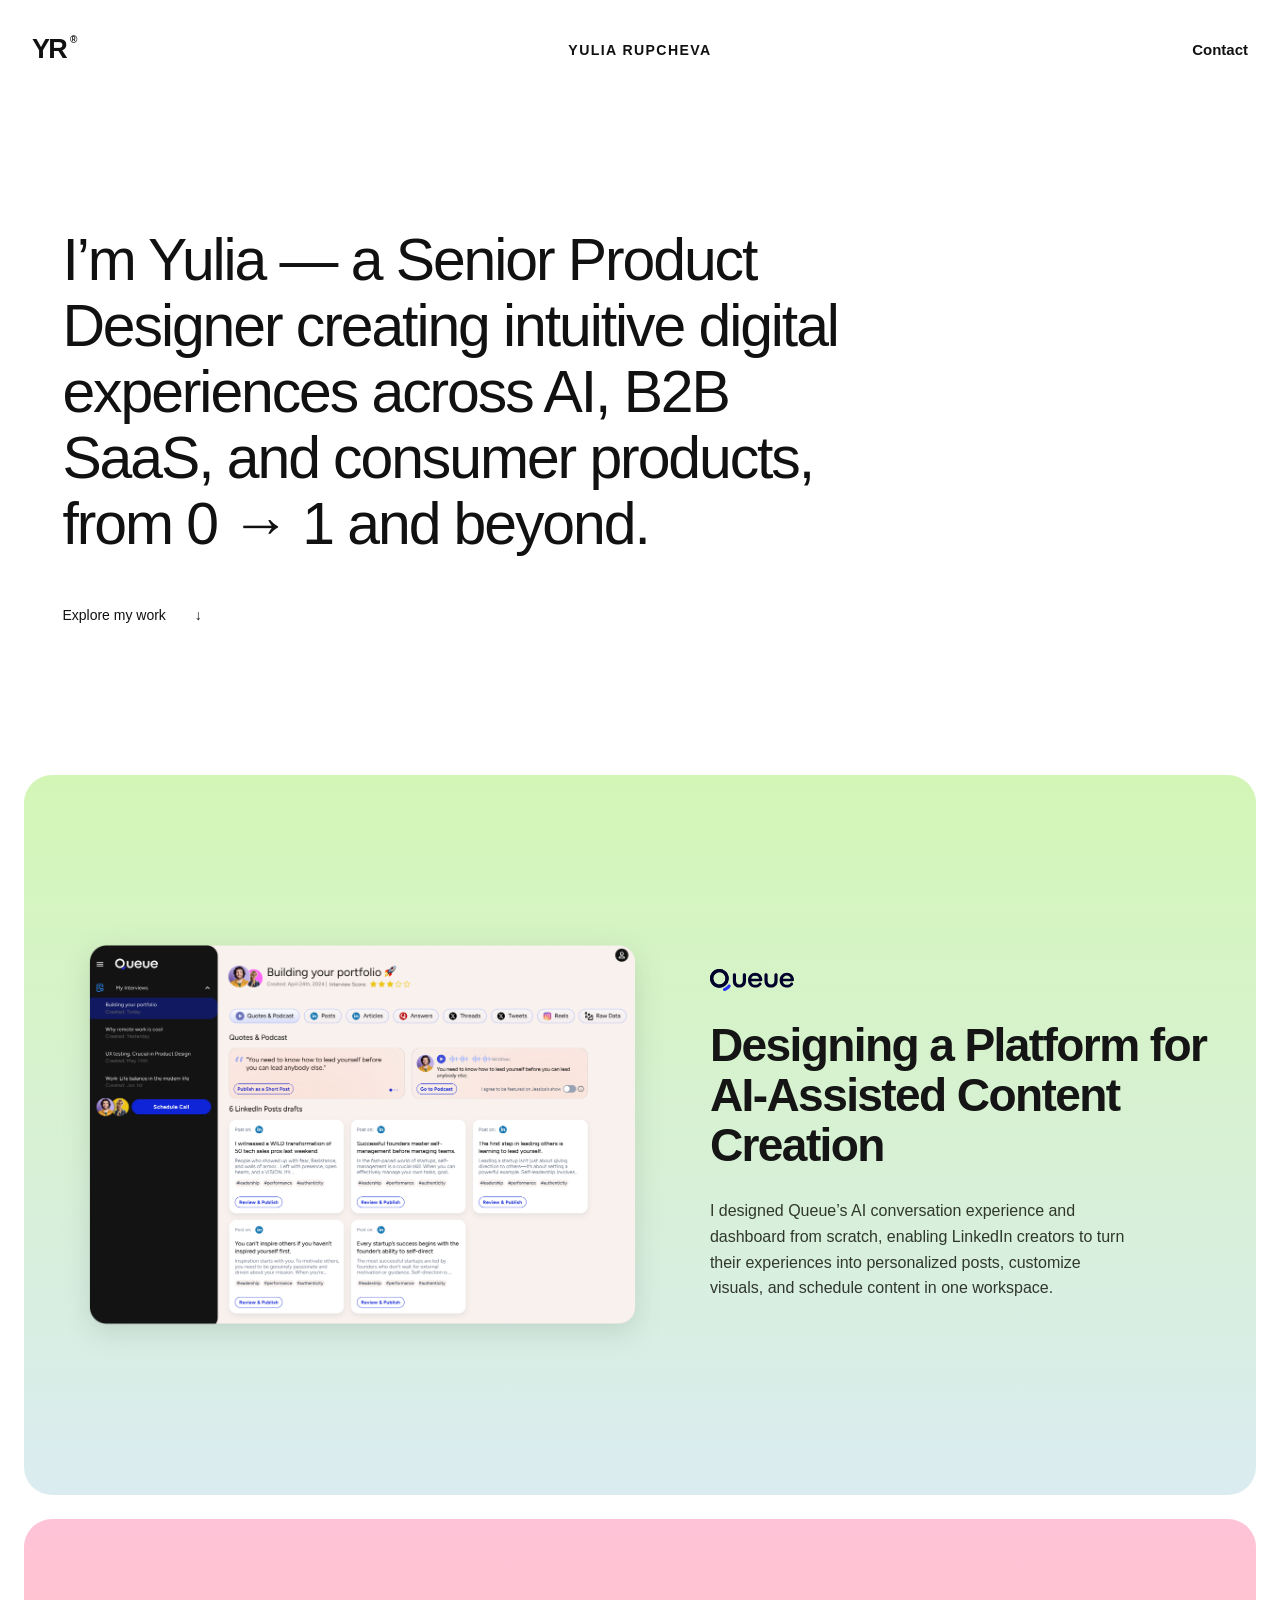
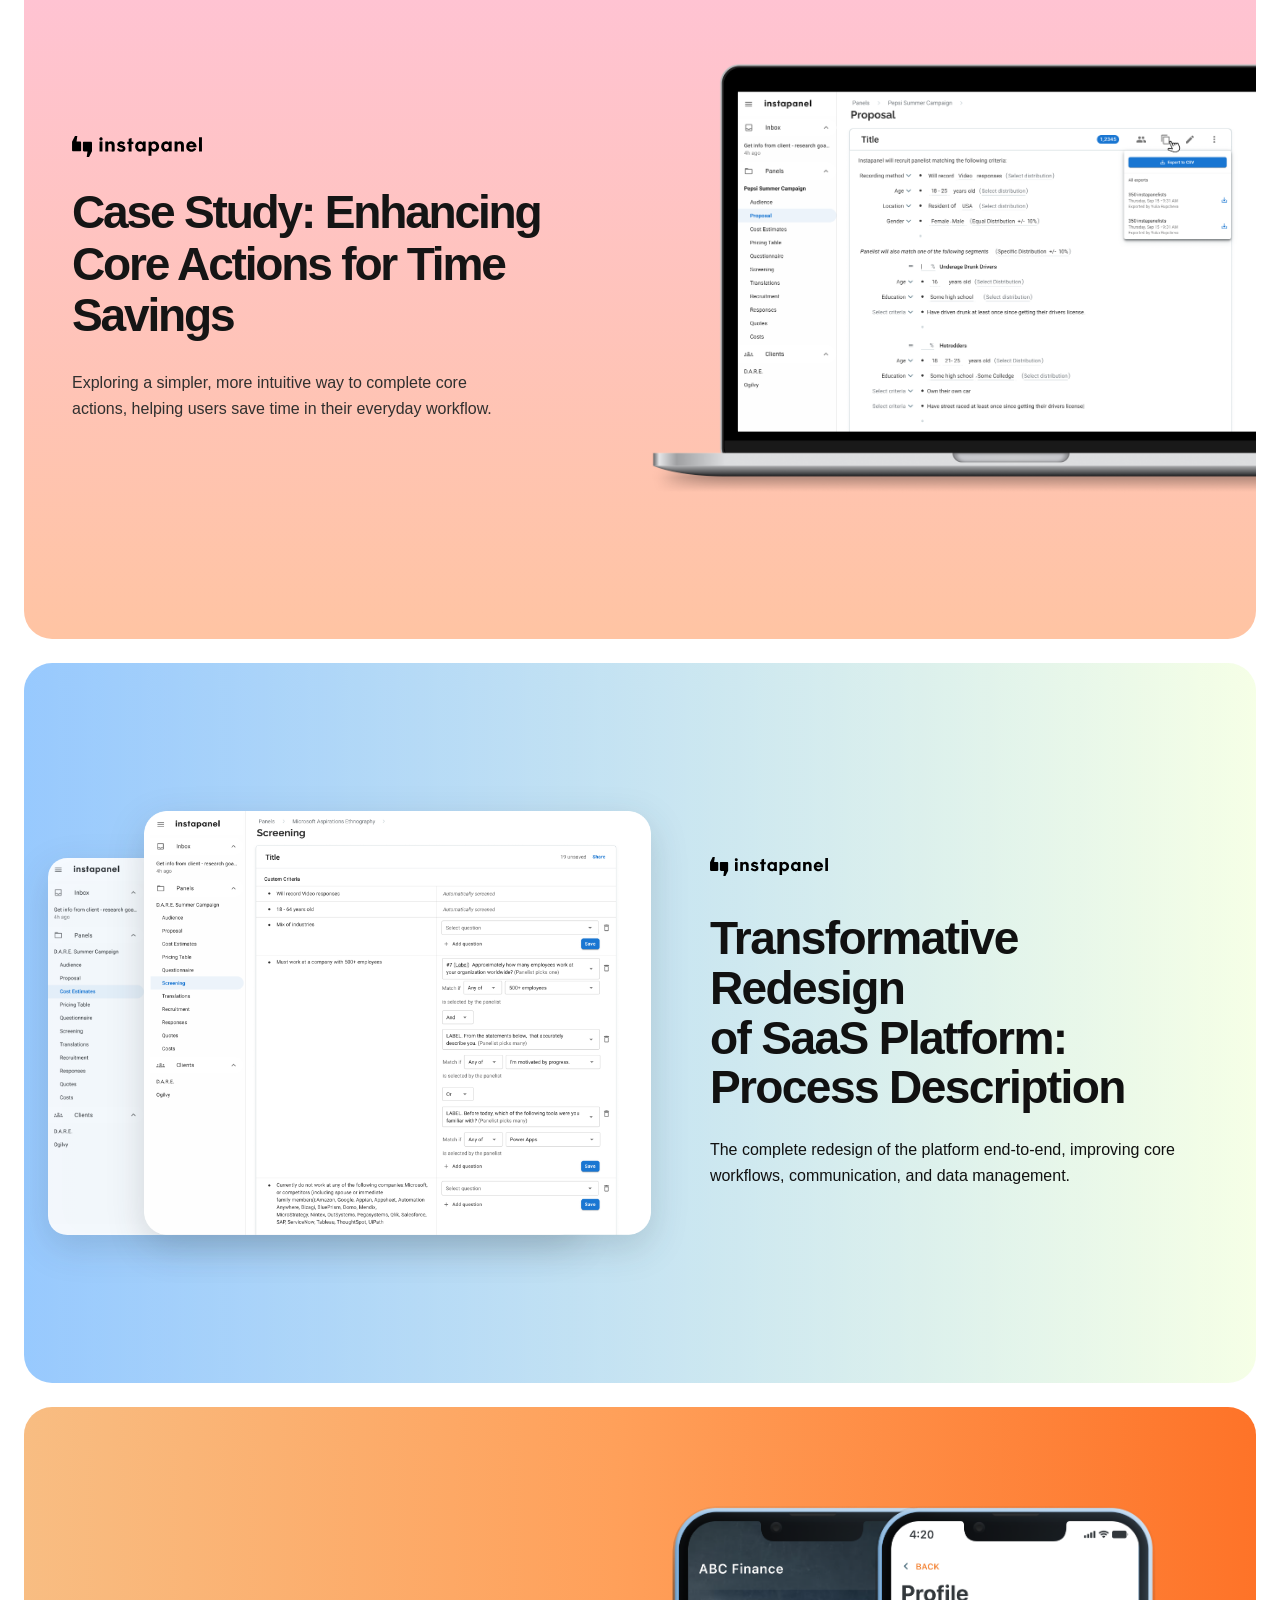
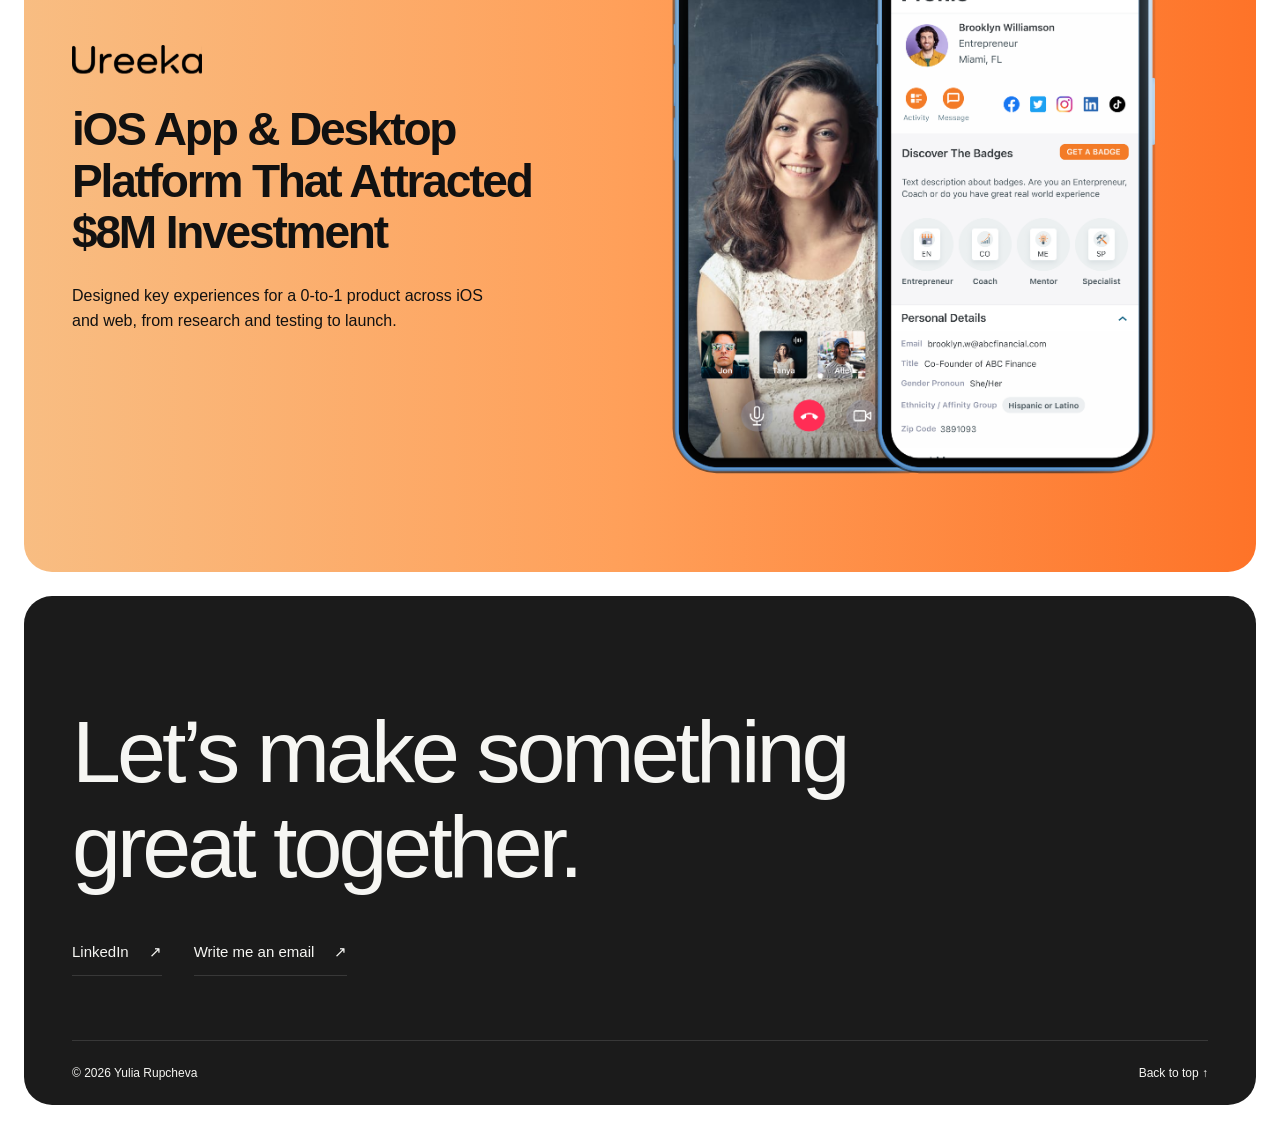
<file: index.html>
<!doctype html>
<html lang="en"><head><meta charset="utf-8"><meta name="viewport" content="width=device-width,initial-scale=1"><meta name="description" content="Yulia Rupcheva — Senior Product Designer based in Dubai."><title>Yulia Rupcheva — Product Designer</title><link rel="stylesheet" href="styles.css"></head>
<body class="homepage-card-experiment"><a class="skip" href="#main">Skip to content</a><header class="wrap header"><a class="wordmark" href="#" aria-label="Yulia Rupcheva home">YR<span>®</span></a><a class="header-name" href="#">Yulia Rupcheva</a><nav aria-label="Main navigation"><a href="#contact">Contact</a></nav></header>
<main id="main">
<section class="wrap hero">
  <div class="hero-intro">
    <h1>I’m Yulia — a Senior Product Designer creating intuitive digital experiences across AI, B2B SaaS, and consumer products, from 0 → 1 and beyond.</h1>
  </div>
  <div class="hero-bottom"><a href="#work">Explore my work <span aria-hidden="true">↓</span></a></div>
</section>
<section class="wrap about" id="about"><div class="about-copy"><h2 class="eyebrow">A little about me</h2><p>I’m a product designer working at the intersection of people, business, and technology.</p><p class="muted about-secondary">Creating thoughtful digital experiences, from the first idea to the smallest detail.</p></div><div class="photo-placeholder" role="img" aria-label="Space reserved for Yulia’s portrait"><div class="portrait-outline"><div class="portrait-head"></div><div class="portrait-shoulders"></div></div><span>Your photo here</span></div><div class="detail-placeholder" role="img" aria-label="Space for a personal or studio photo"><div class="asterisk" aria-hidden="true">✳</div><span>A little more you</span></div></section>
<section class="work" id="work"><article class="project project-queue" id="project-1"><a class="project-link" href="queue.html" aria-labelledby="project-1-title"><div class="project-inner"><div class="queue-art"><img class="queue-dashboard" src="assets/queue-dashboard.png" alt="Queue AI-powered dashboard with quotes, podcasts, and social post drafts" width="2328" height="1622"></div><div class="queue-intro"><img class="queue-logo" src="assets/queue-logo.svg" alt="Queue" width="243" height="63"><h3 id="project-1-title" class="queue-highlight-title"><span class="queue-highlight queue-highlight-pink">Designing</span> a Platform<br>
  for <span class="queue-highlight queue-highlight-yellow">AI-Assisted</span><br>
  <span class="queue-highlight queue-highlight-blue">Content Creation</span></h3><p class="queue-detail">I designed Queue’s AI conversation experience and dashboard from scratch, enabling LinkedIn creators to turn their experiences into personalized posts, customize visuals, and schedule content in one workspace.</p></div></div></a></article><article class="project project-instapanel" id="project-2"><a class="project-link" href="instapanel-core-actions.html" aria-labelledby="project-2-title"><div class="project-inner"><div class="instapanel-art"><img src="assets/instapanel-core-actions-v2.png" alt="Instapanel proposal interface displayed on a laptop" loading="lazy"></div><div class="project-copy"><img class="instapanel-logo" src="assets/instapanel-logo.svg" alt="Instapanel"><h3 id="project-2-title">Case Study: Enhancing Core Actions for Time Savings</h3><p class="instapanel-description">Exploring a simpler, more intuitive way to complete core actions, helping users save time in their everyday workflow.</p></div></div></a></article><article class="project instapanel-cover" id="project-3" aria-labelledby="instapanel-redesign-title"><a class="project-link" href="instapanel-redesign.html" aria-labelledby="instapanel-redesign-title">
  <div class="instapanel-redesign-grid">
    <div class="instapanel-redesign-art">
      <img class="instapanel-redesign-back-screen" src="assets/instapanel-redesign-cost-estimates-hero.png" alt="Instapanel cost estimates interface" width="1440" height="1024" loading="lazy">
      <img class="instapanel-redesign-front-screen" src="assets/instapanel-screening.png?v=2" alt="Instapanel screening and audience criteria interface" width="1640" height="1374" loading="lazy">
    </div>
    <div class="instapanel-redesign-copy">
      <img class="instapanel-cover-logo" src="assets/instapanel-logo.svg" alt="Instapanel">
      <h3 id="instapanel-redesign-title">Transformative Redesign<br>of SaaS Platform:<br>Process Description</h3>
      <p class="instapanel-redesign-description">The complete redesign of the platform end-to-end, improving core workflows, communication, and data management.</p>
    </div>
  </div>
</a></article><article class="project project-ureeka" id="project-5"><a class="project-link" href="ureeka.html" aria-labelledby="project-5-title">
  <div class="project-inner">
    <div class="ureeka-art">
      <div class="ureeka-phone ureeka-call"><img src="assets/ureeka-call.png" alt="Ureeka video call screen" width="2659" height="4062" loading="lazy"></div>
      <div class="ureeka-phone ureeka-profile"><img src="assets/ureeka-profile.png" alt="Ureeka profile screen" width="2659" height="4062" loading="lazy"></div>
    </div>
    <div class="project-copy">
      <img class="instapanel-logo" src="assets/ureeka-logo.svg" alt="Ureeka">
      <h3 id="project-5-title">iOS App &amp; Desktop Platform That Attracted $8M Investment</h3>
      <p class="ureeka-description">Designed key experiences for a 0-to-1 product across iOS and web, from research and testing to launch.</p>
    </div>
  </div>
</a></article></section>
<section class="wrap contact" id="contact">
  <h2>Let’s make something<br>great together.</h2>
  <ul class="contact-links">
    <li><a class="contact-link" href="https://www.linkedin.com/in/yulia-rupcheva/" target="_blank" rel="noopener noreferrer">LinkedIn <span aria-hidden="true">↗</span></a></li>
    <li><button class="contact-link contact-email" type="button">Write me an email <span aria-hidden="true">↗</span></button></li>
  </ul>
  <footer><span>© 2026 Yulia Rupcheva</span><a href="#">Back to top ↑</a></footer>
</section></main><script src="case-header.js" defer></script><script>
  document.querySelector('.contact-email').addEventListener('click', (event) => {
    const address = document.createElement('span');
    address.className = 'contact-link';
    address.tabIndex = -1;
    address.textContent = 'yuliarupcheva@gmail.com';
    event.currentTarget.replaceWith(address);
    address.focus();
  });
</script></body></html>
</file>
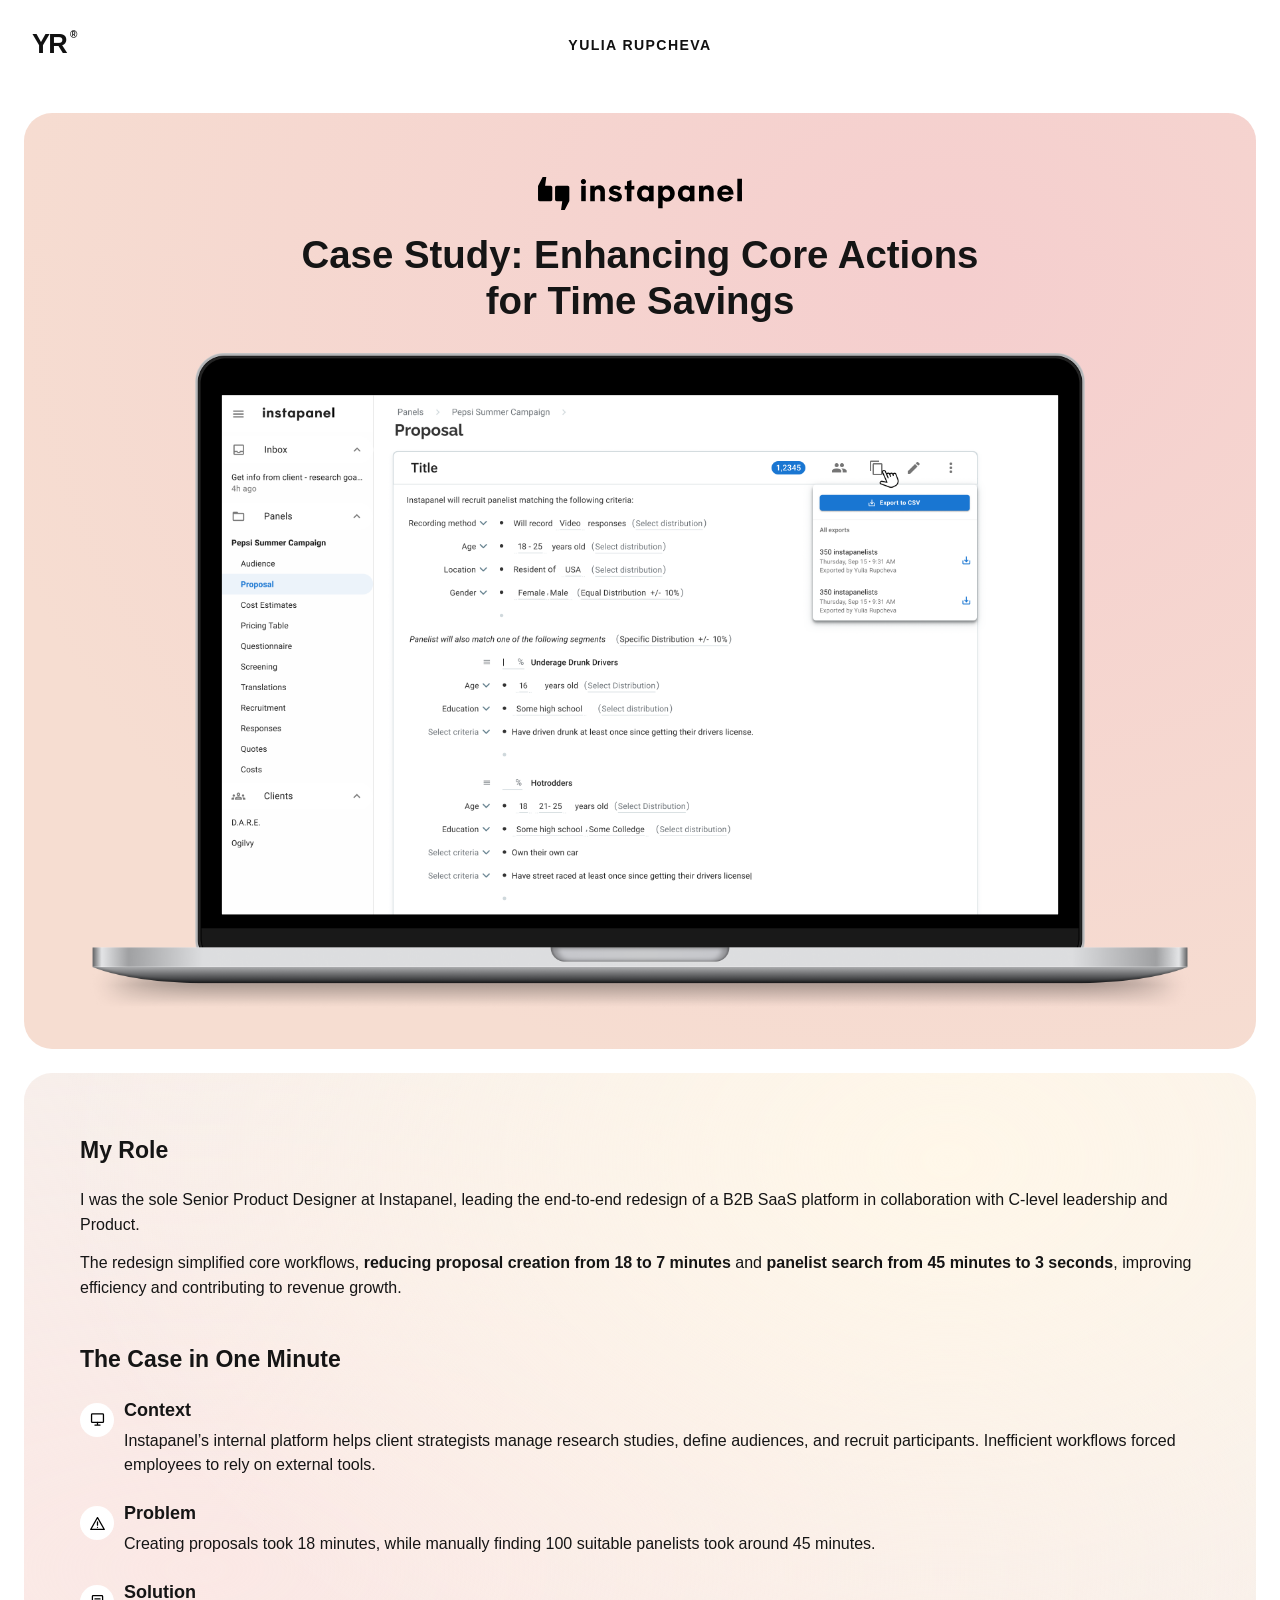
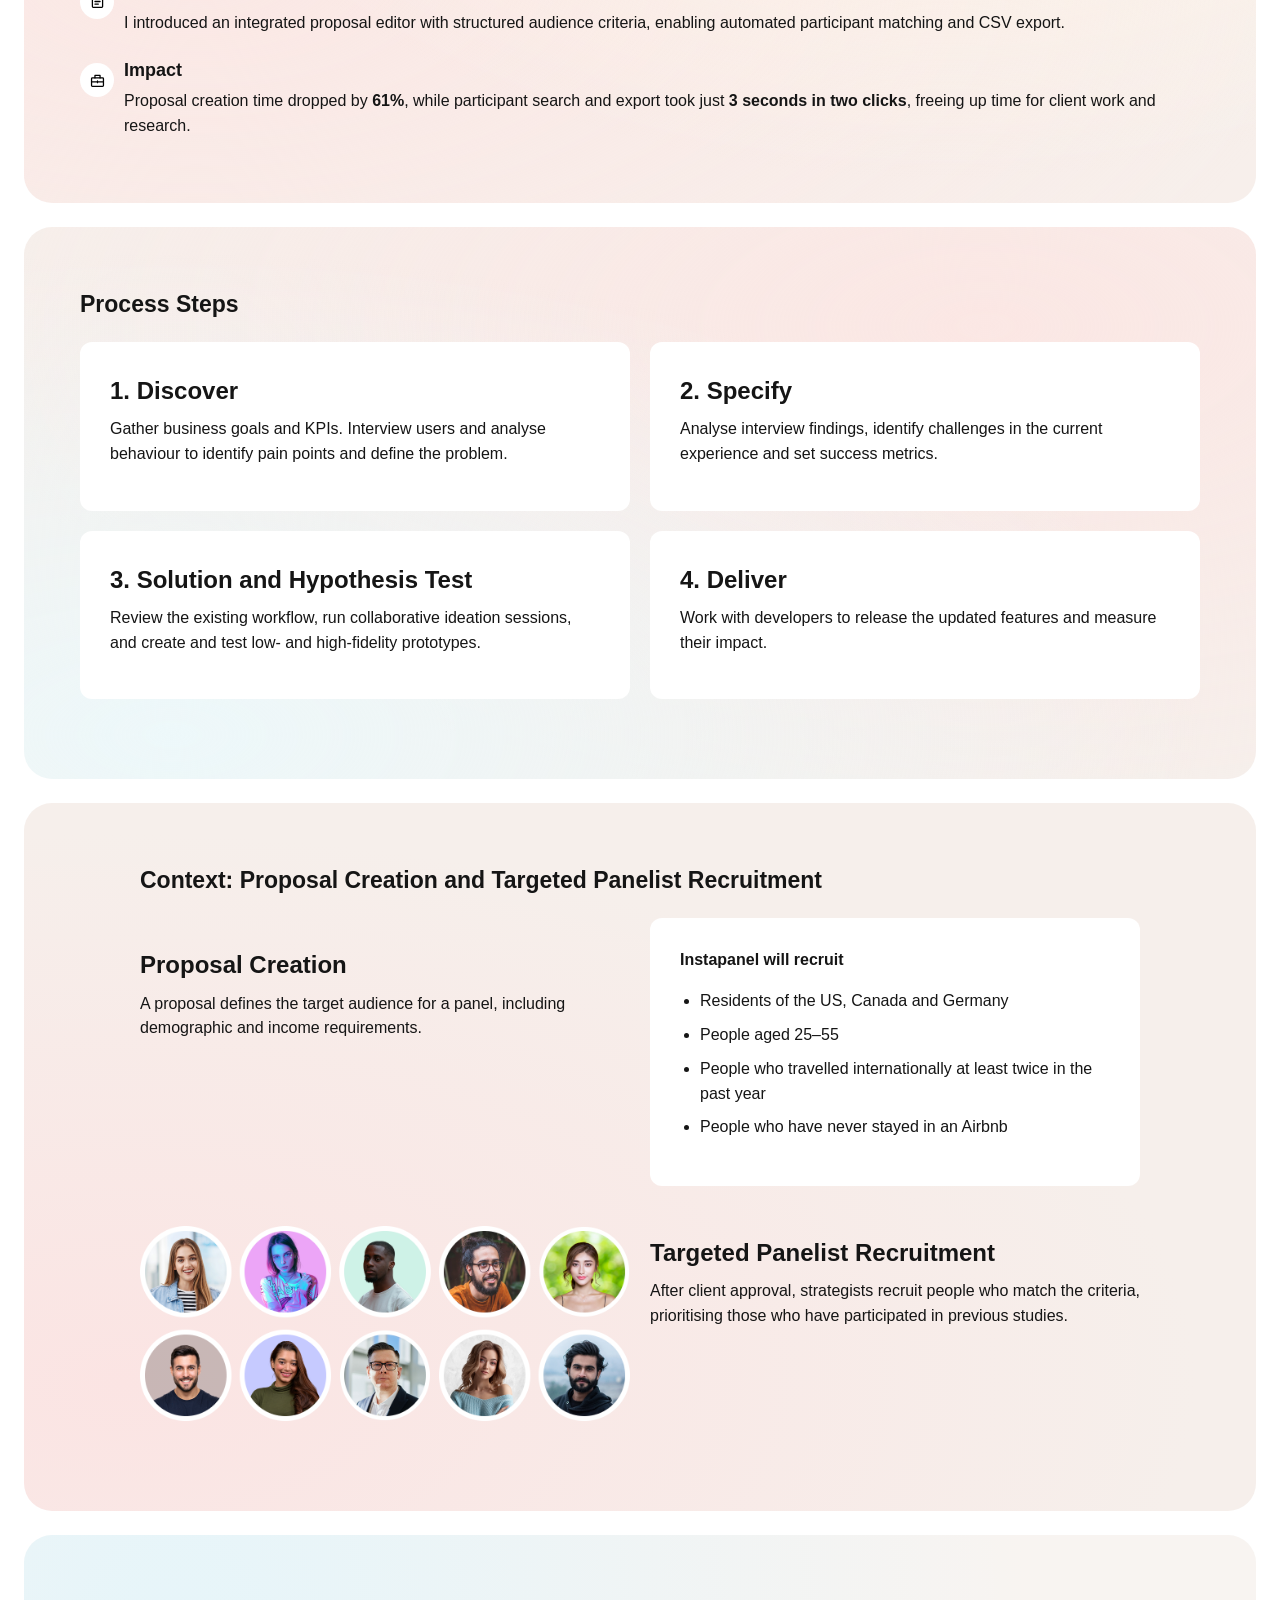
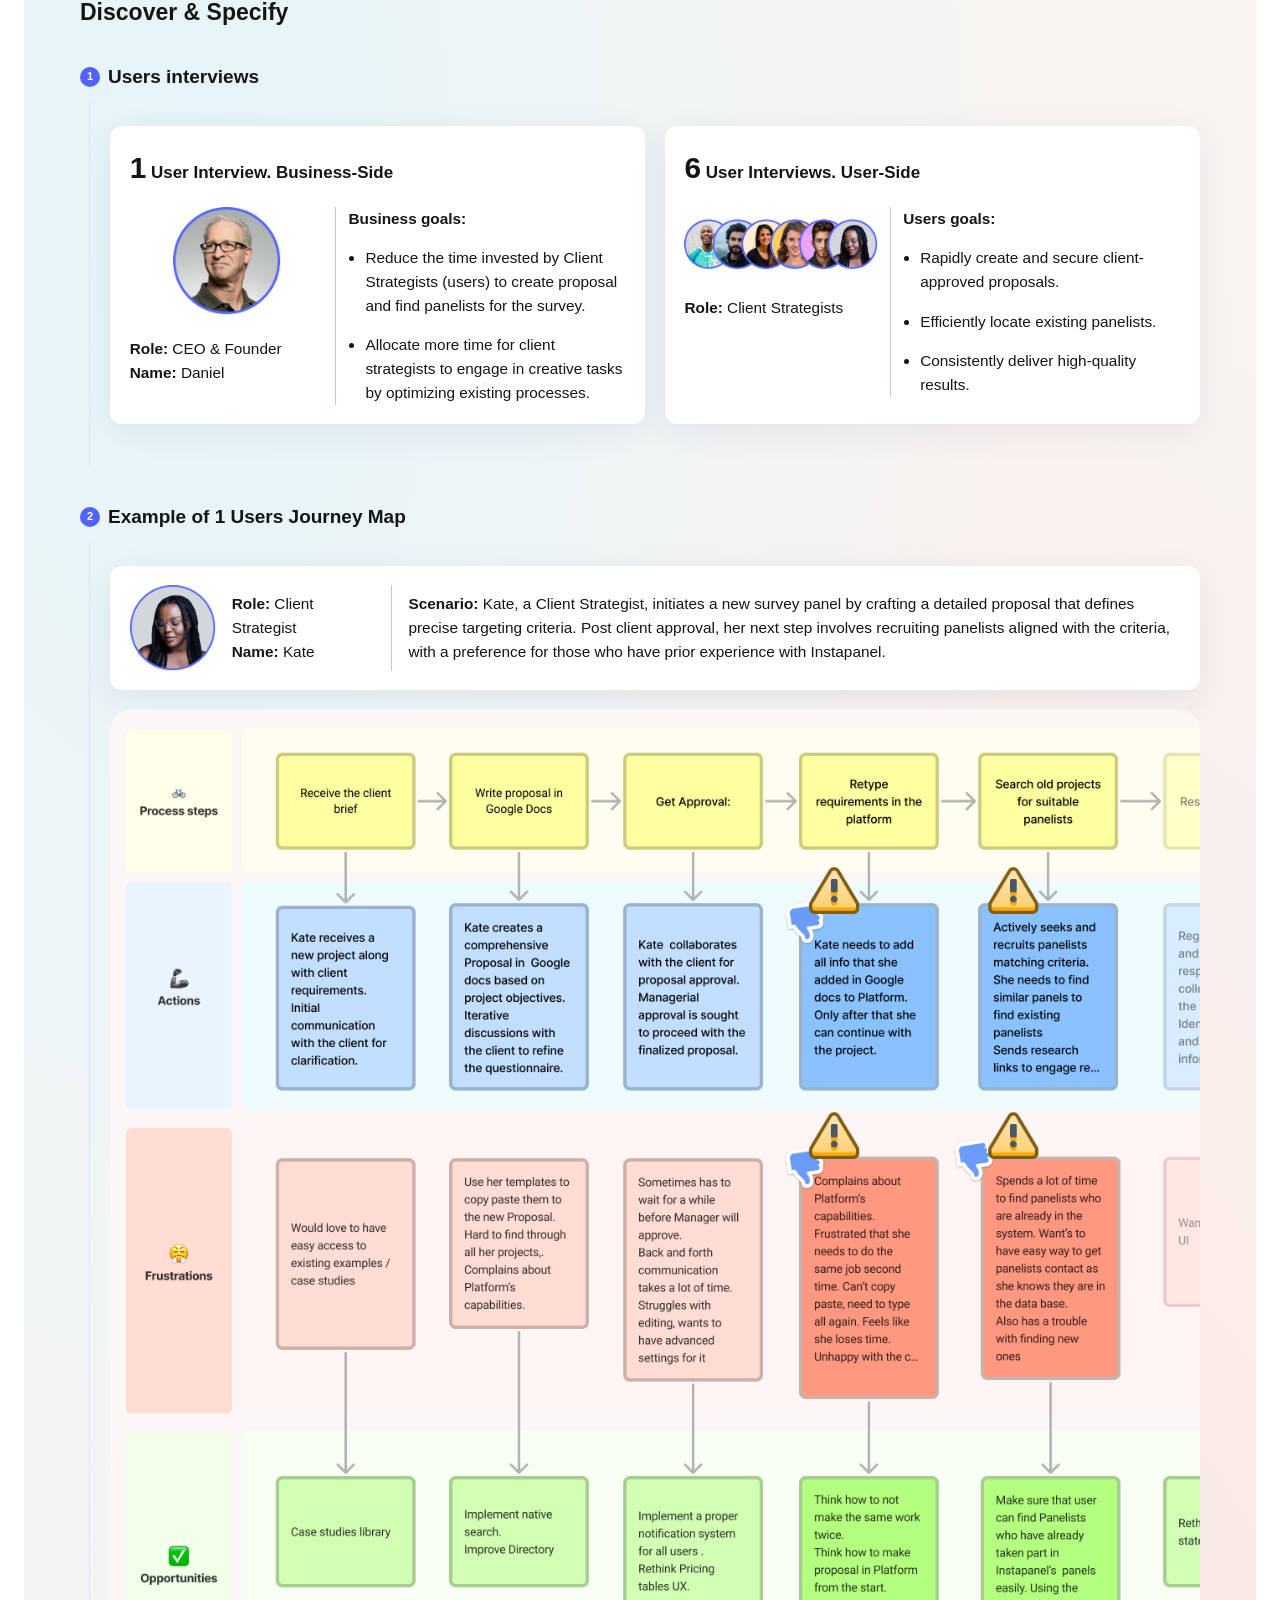
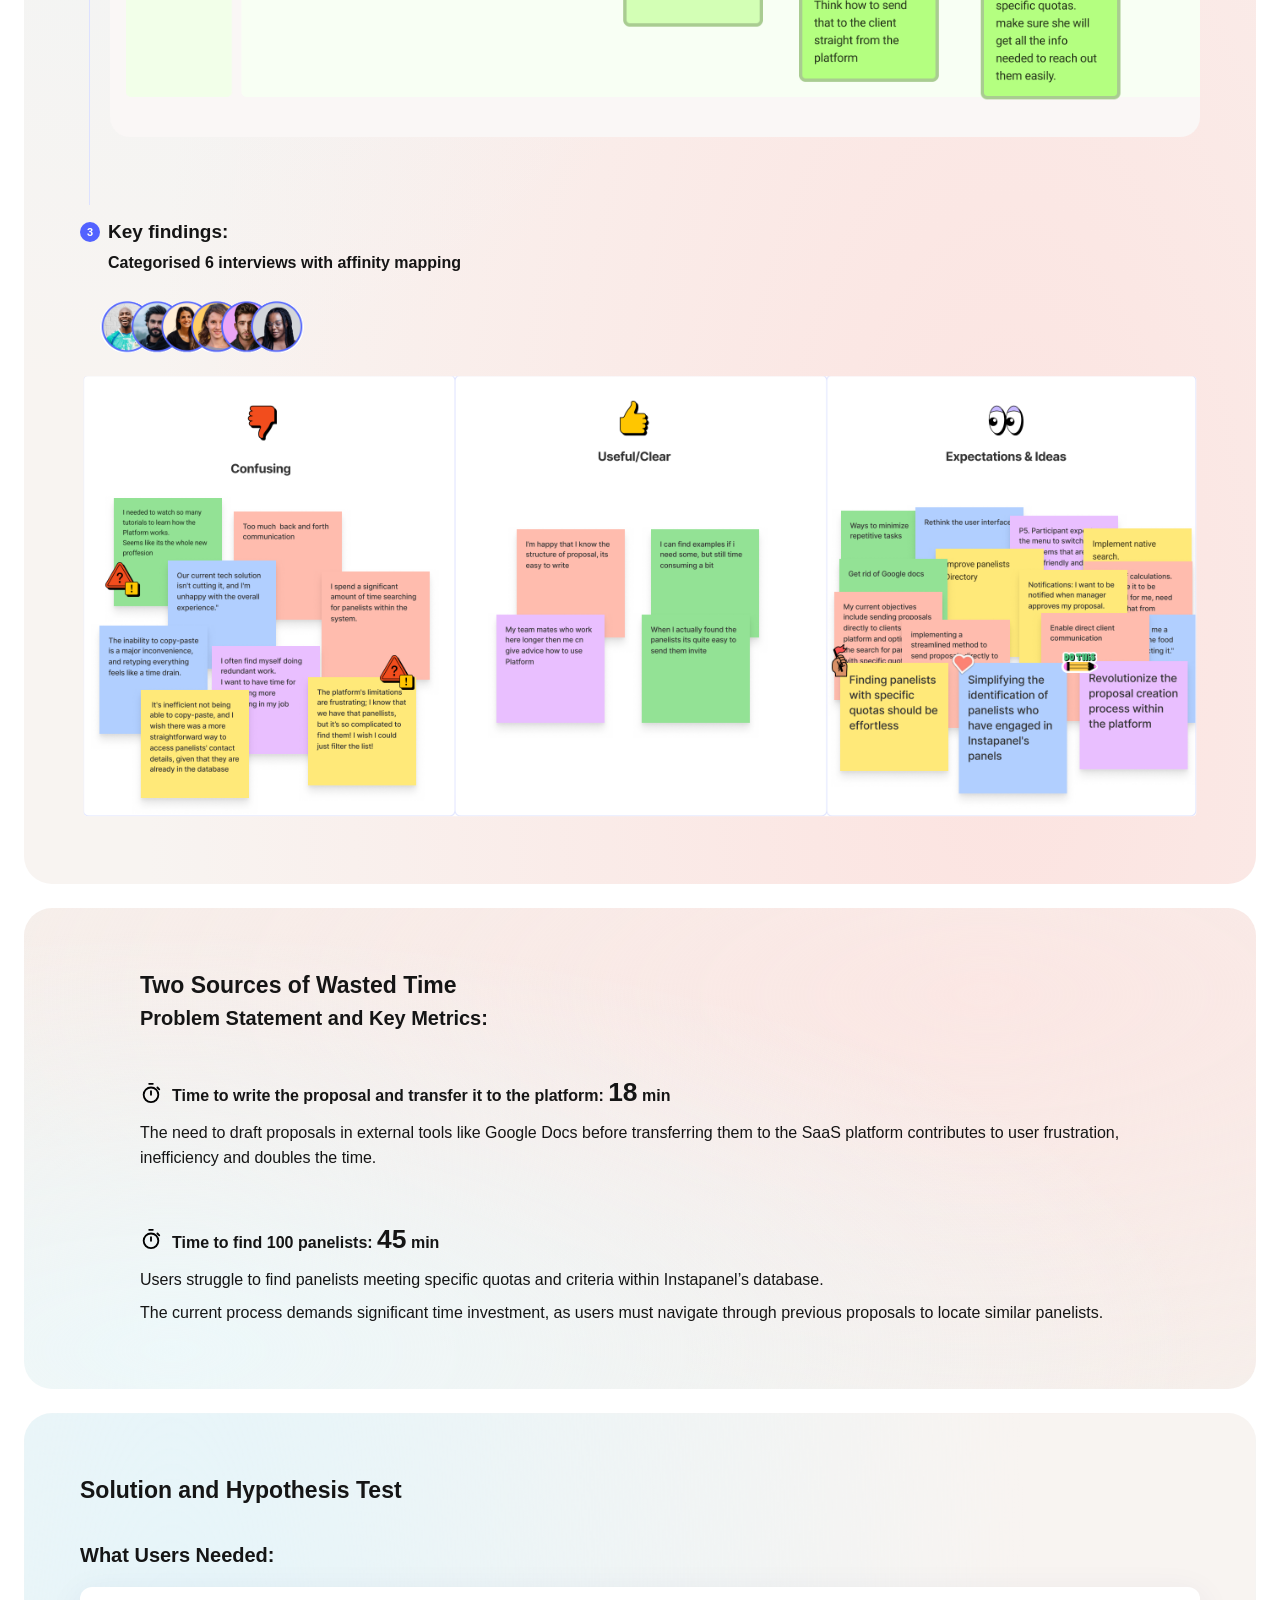
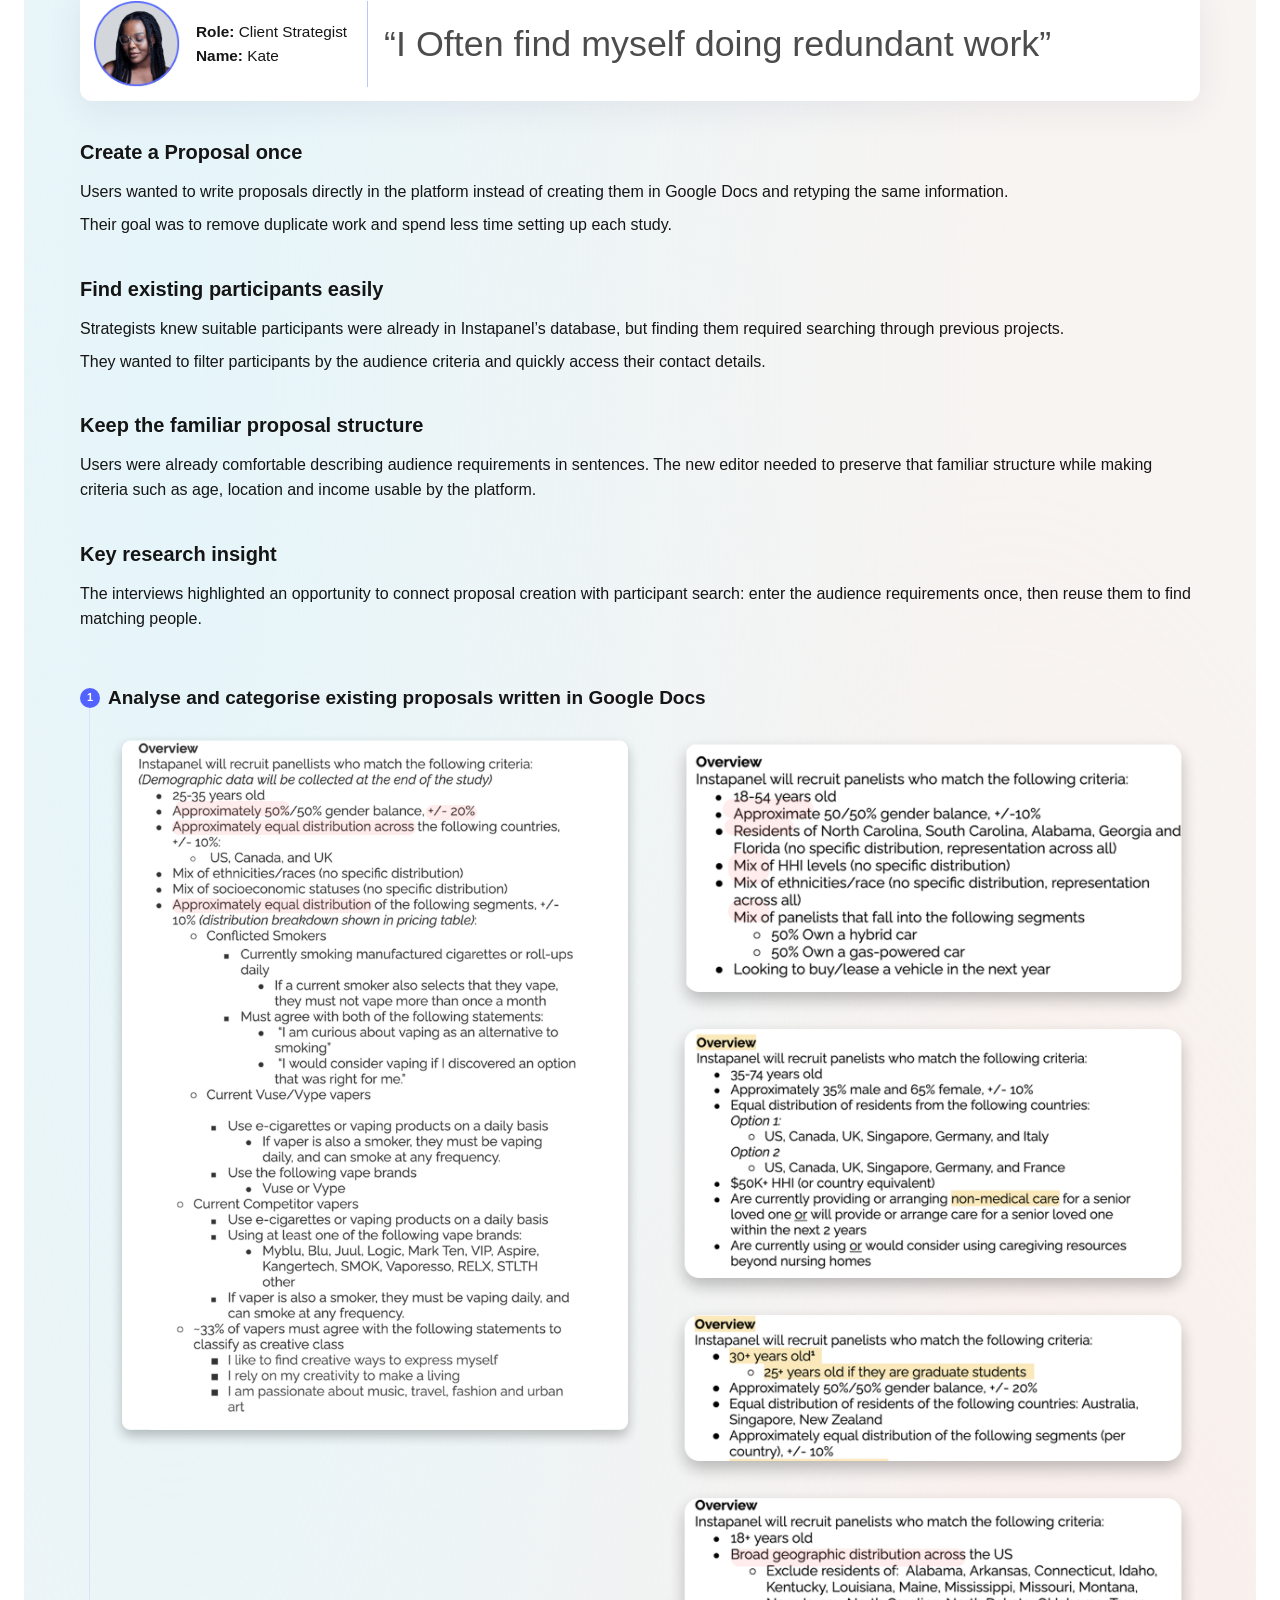
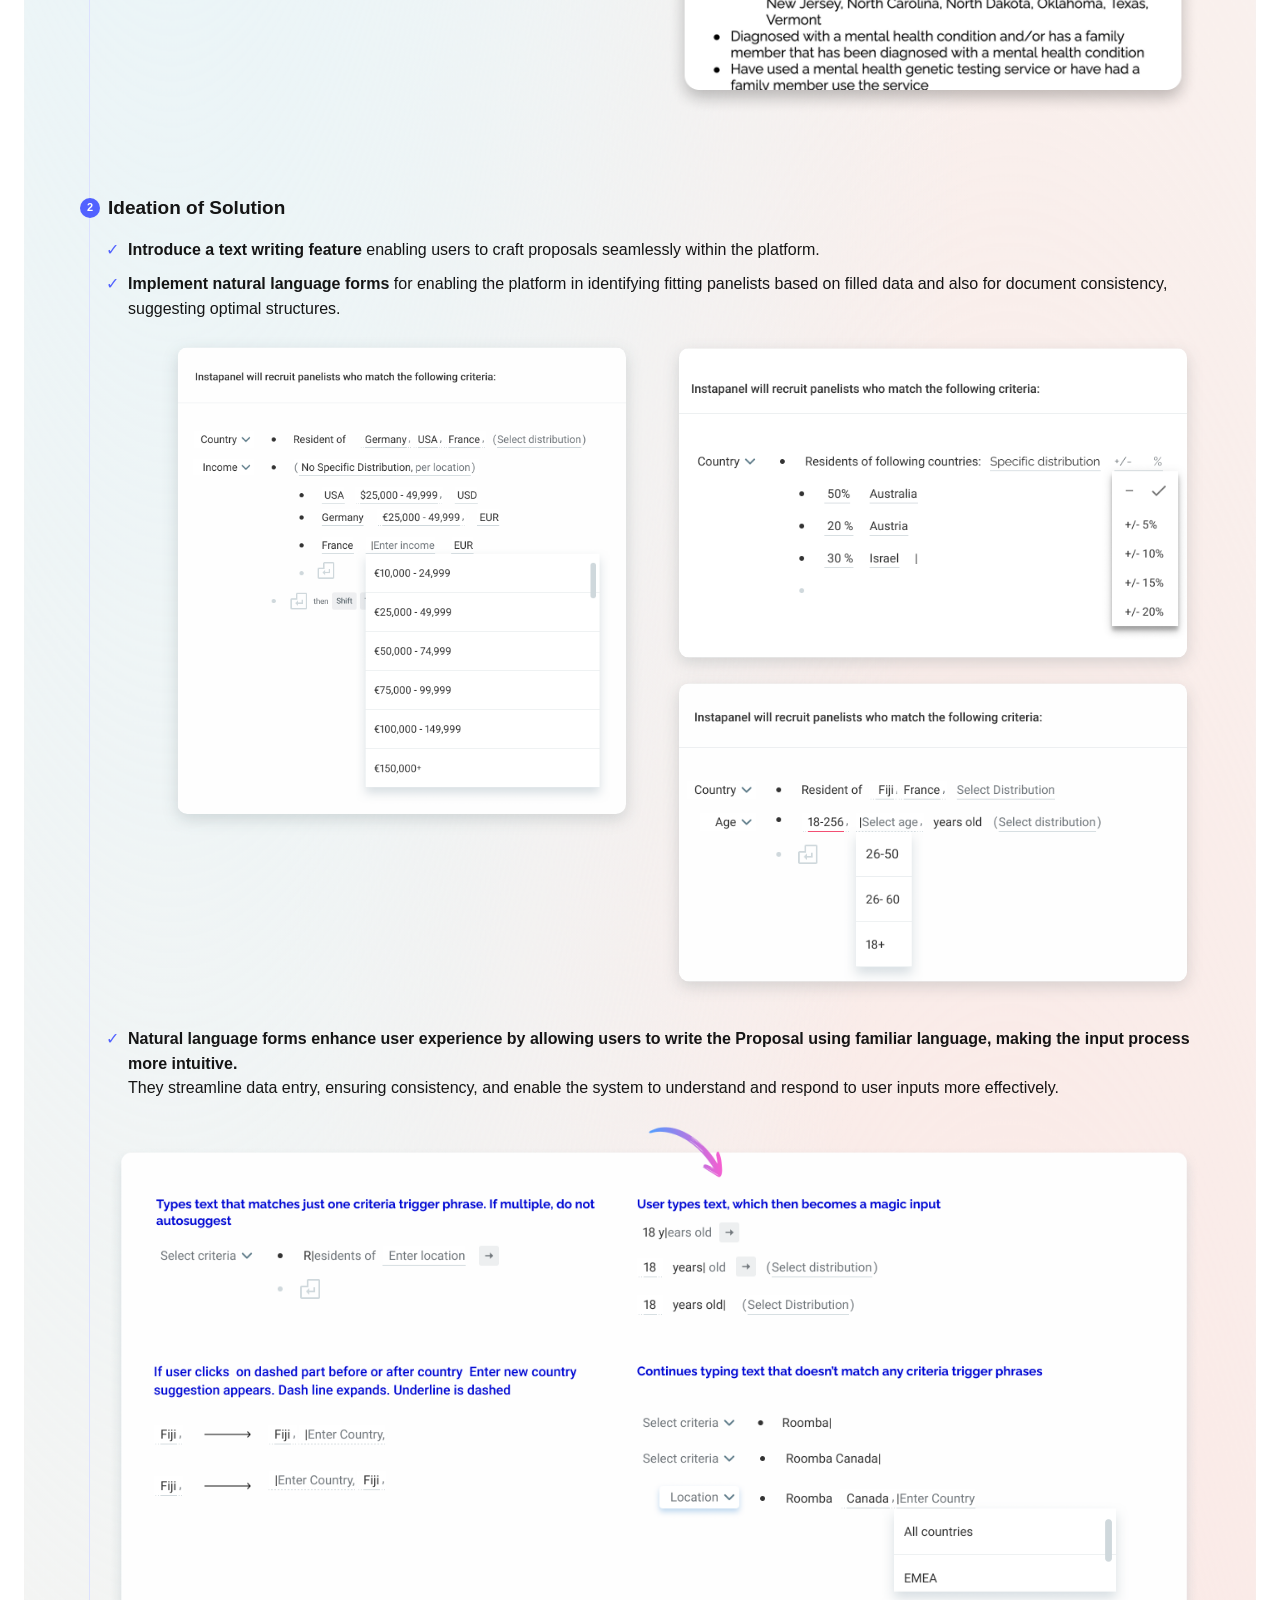
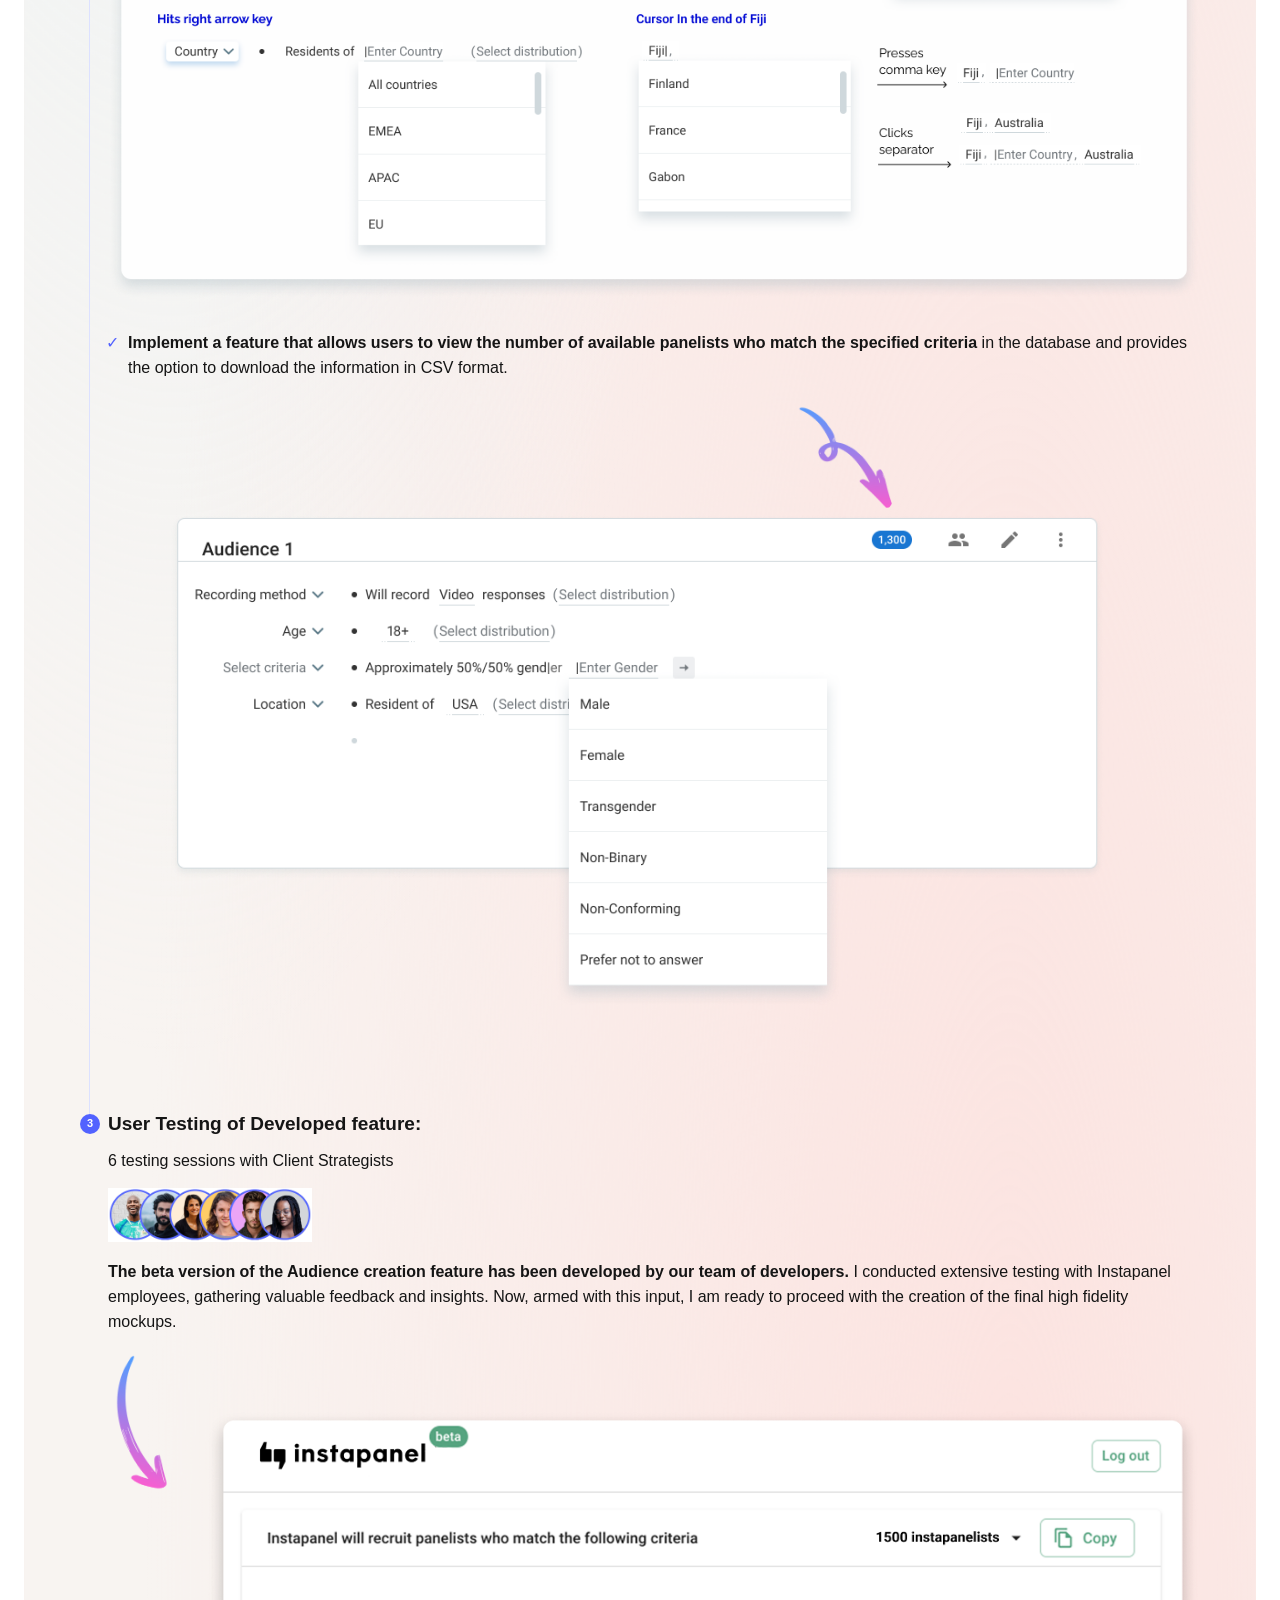
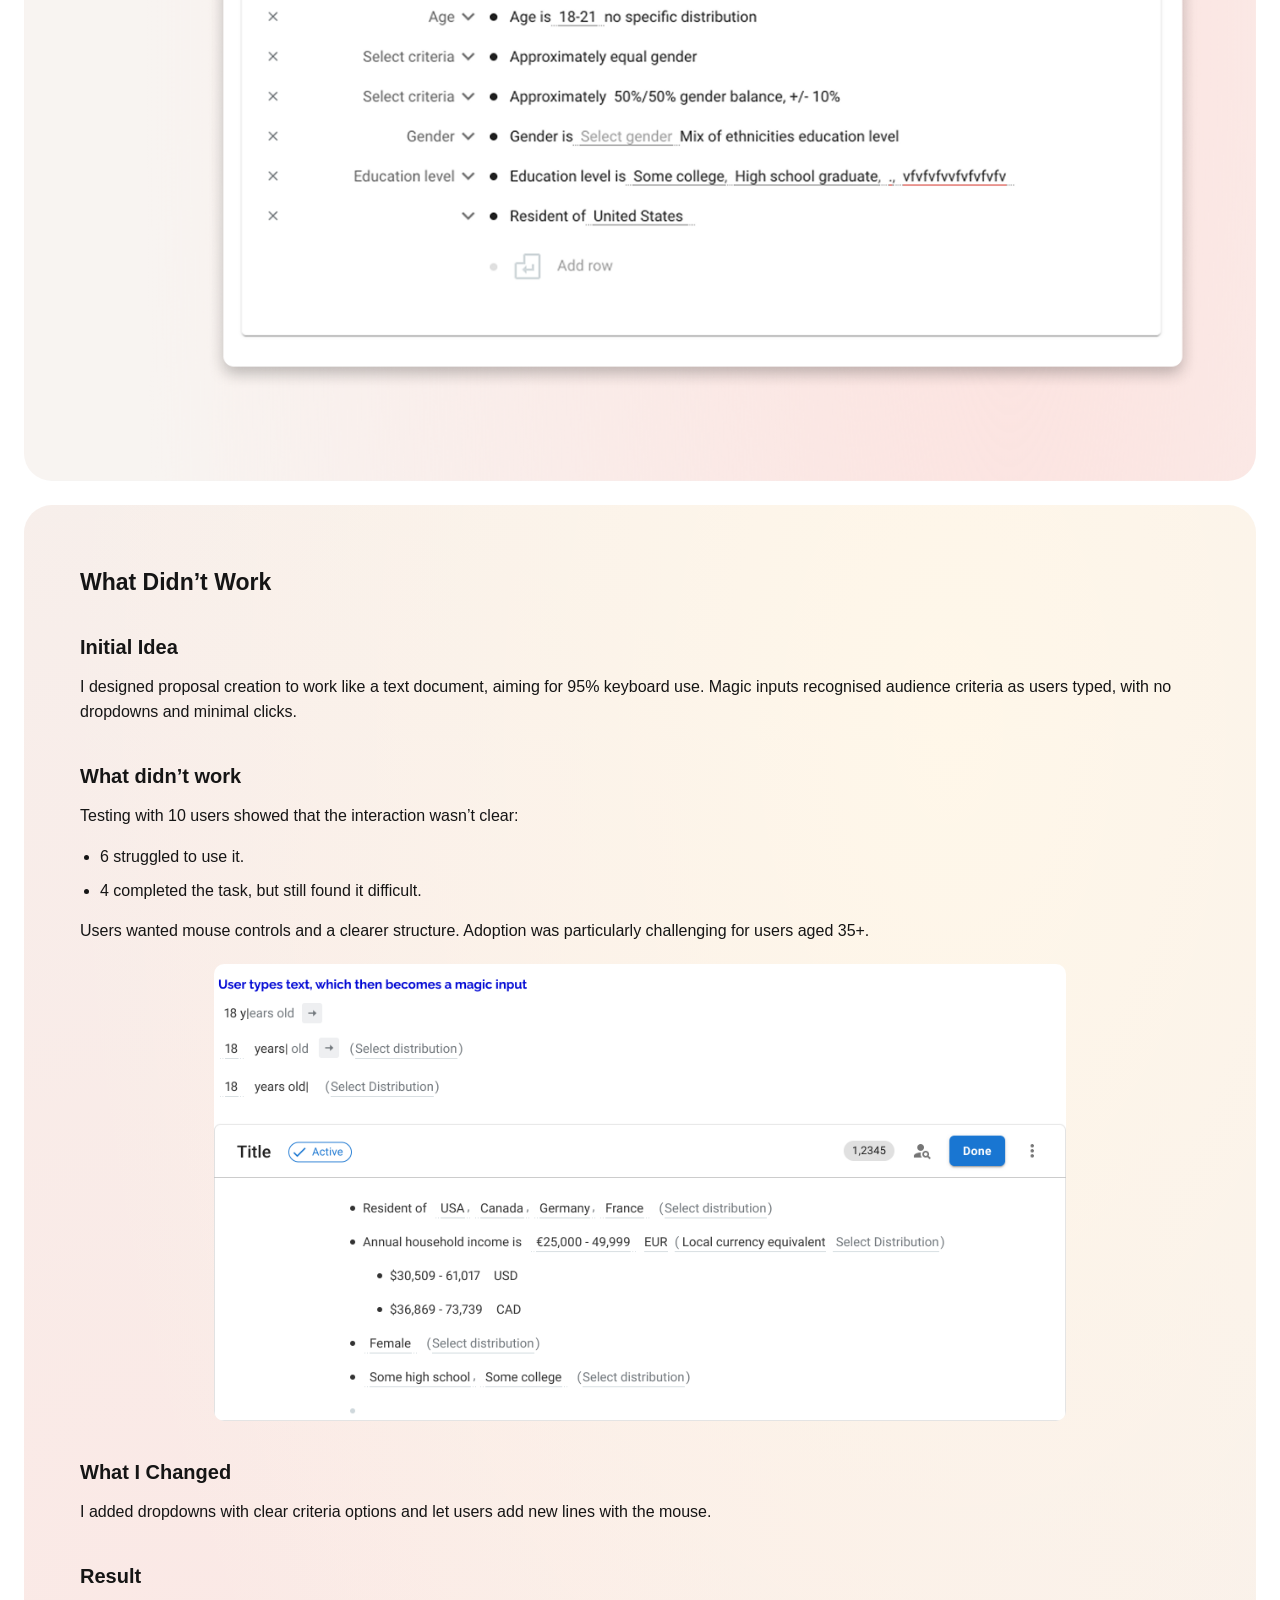
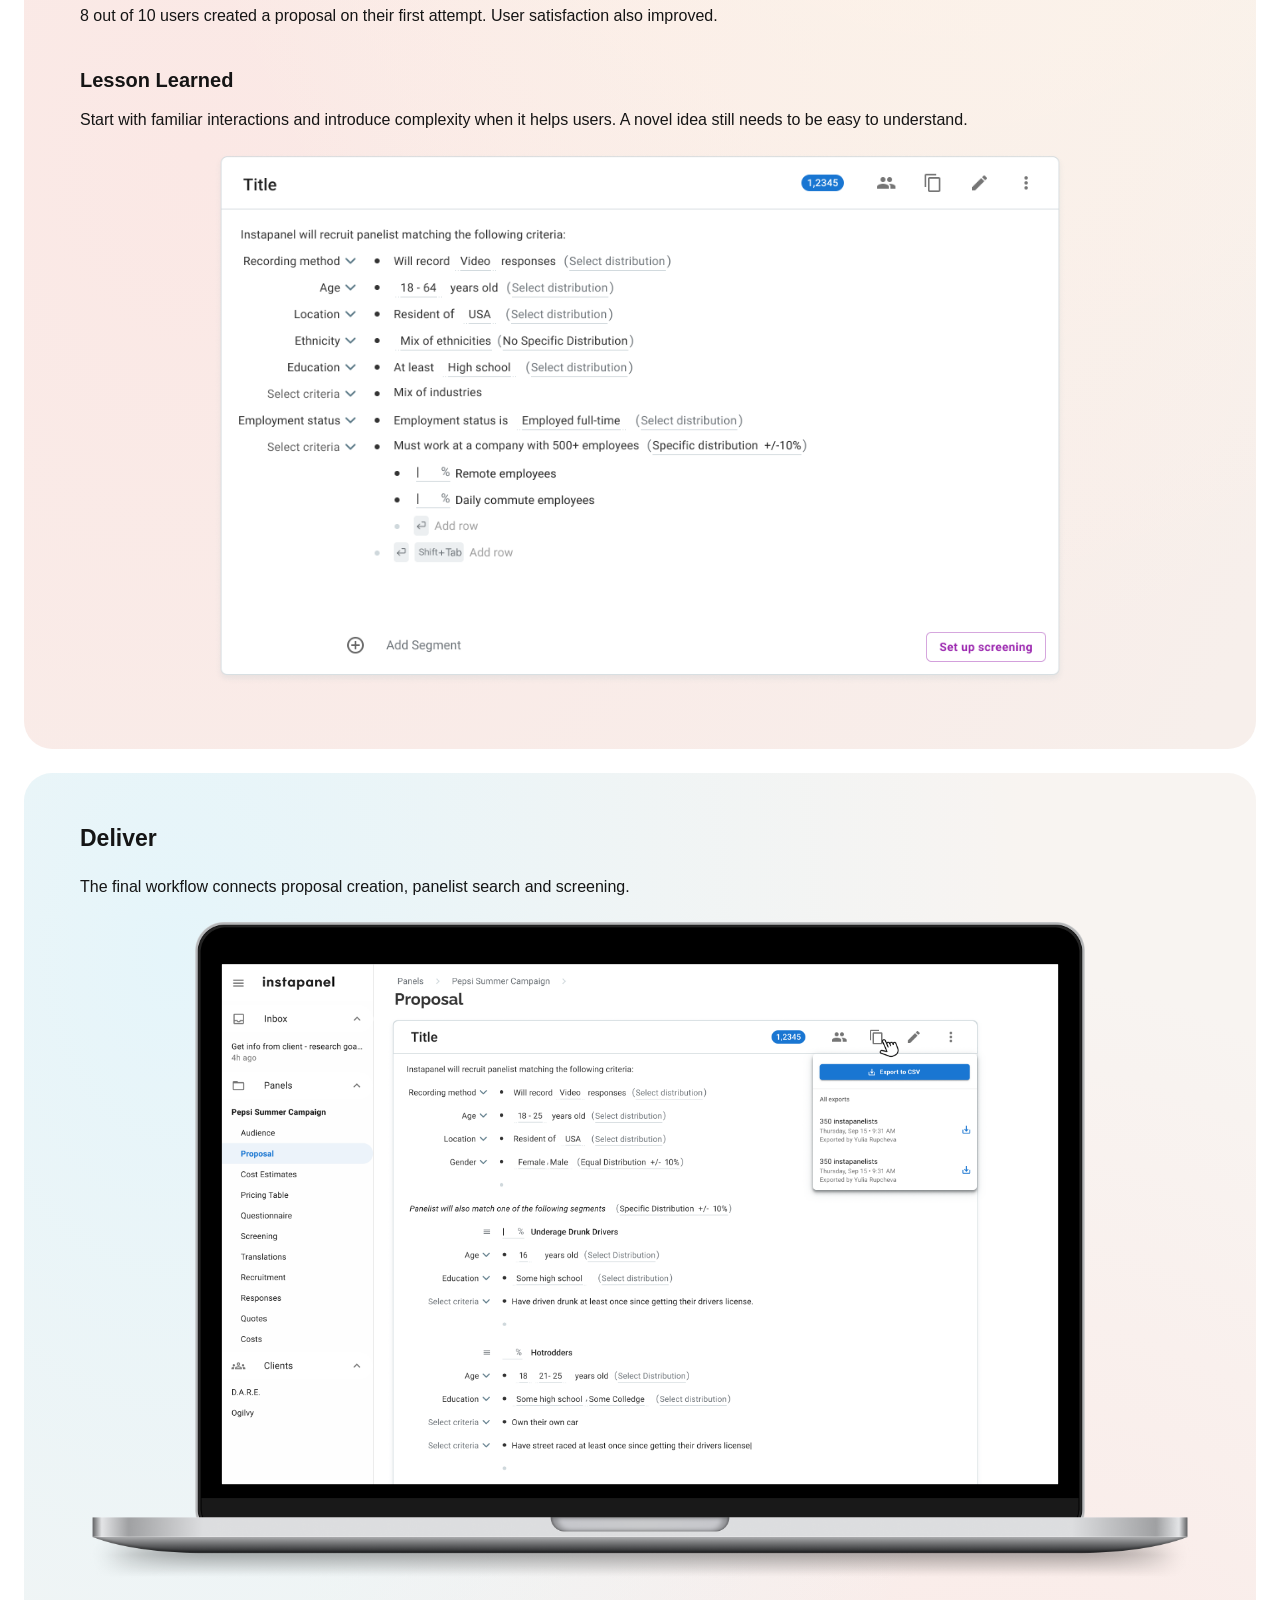
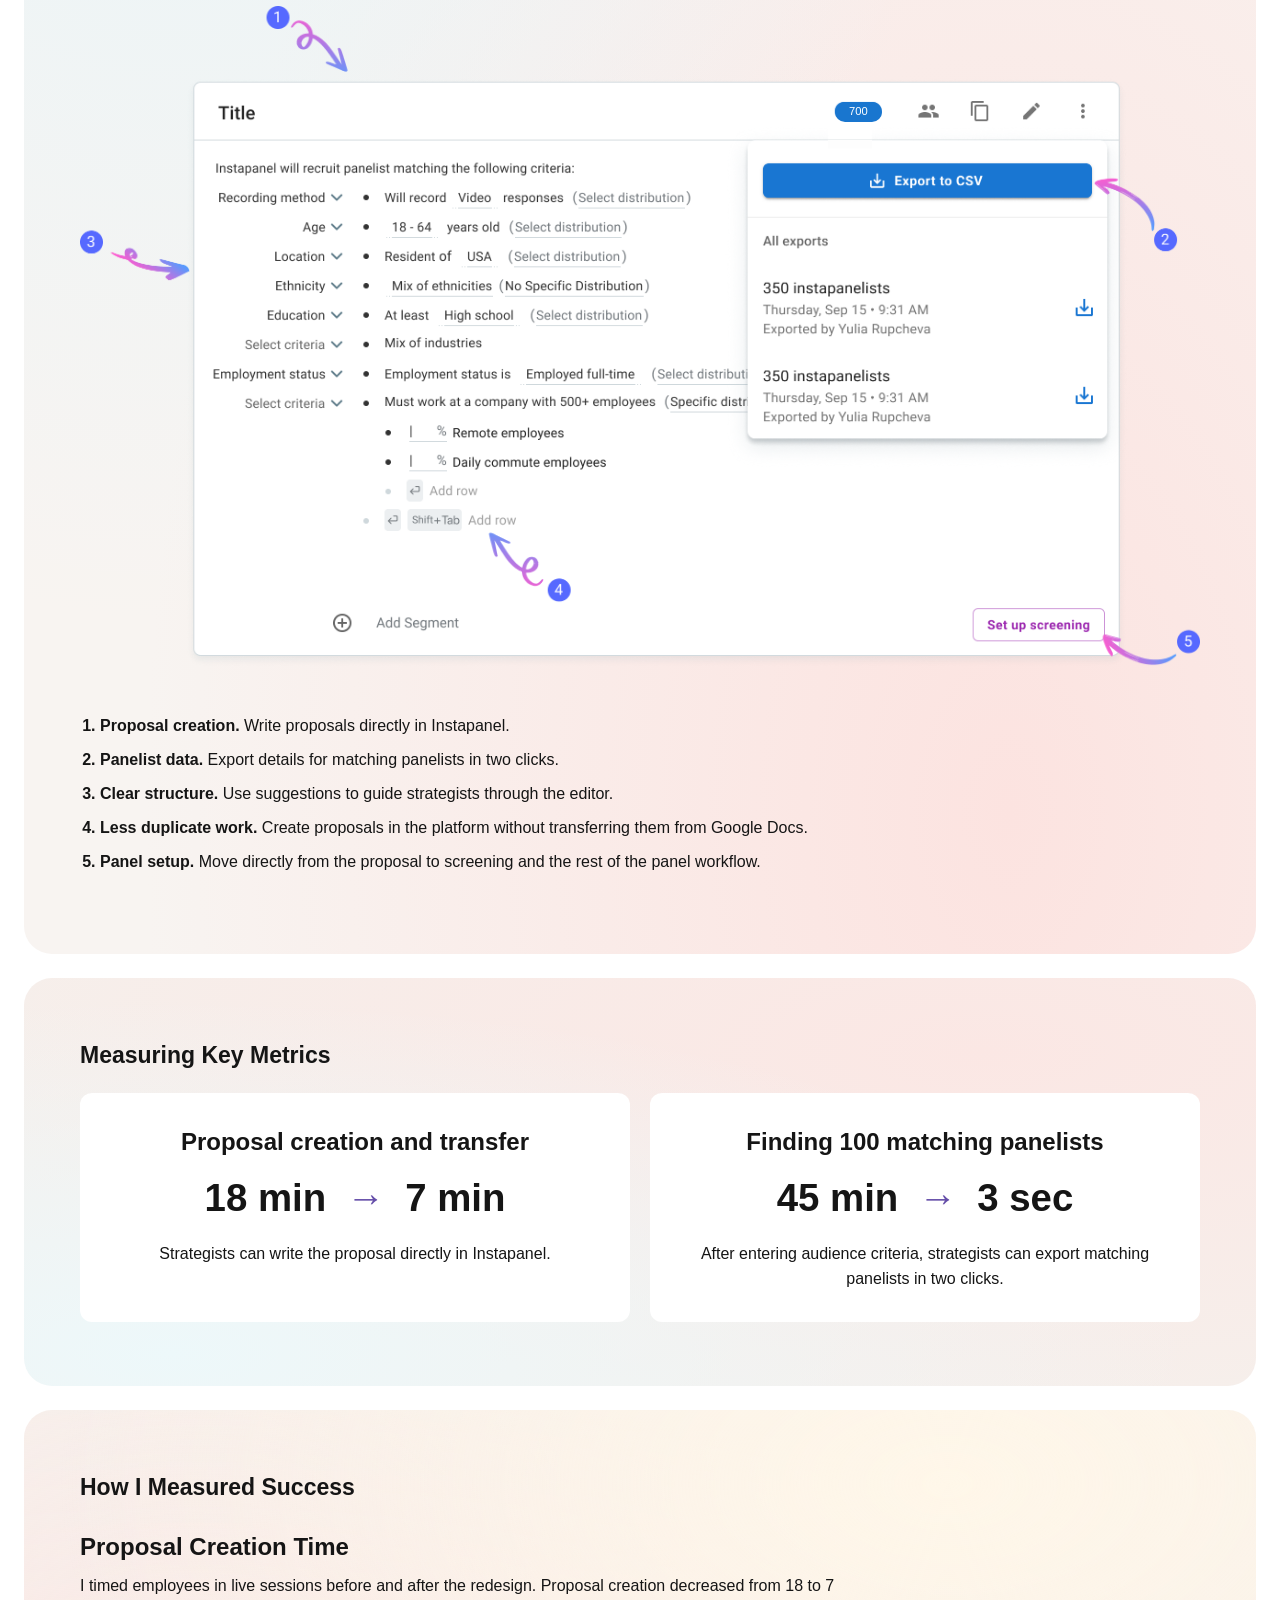
<file: instapanel-core-actions.html>
<!doctype html>
<html lang="en">
<head>
  <meta charset="utf-8">
  <meta name="viewport" content="width=device-width, initial-scale=1">
  <title>Instapanel Case Study | Yulia Rupcheva</title>
  <link rel="stylesheet" href="queue.css">
  <link rel="stylesheet" href="instapanel-core-actions.css">
  <link rel="stylesheet" href="case-contact.css">
</head>
<body class="insta-experiment-page">
  <header class="site-header case-home-header"><a class="wordmark" href="index.html" aria-label="Yulia Rupcheva home">YR<span>®</span></a><a class="header-name" href="index.html">Yulia Rupcheva</a></header>
  <main class="insta-study insta-experiment">
    <section class="insta-cover">
      <div class="page-width">
        <img class="logo" src="assets/instapanel-logo.svg" alt="Instapanel">
        <h1>Case Study: Enhancing Core Actions<br>for Time Savings</h1>
        <img class="insta-figure" src="assets/instapanel-core-actions-v2.png" alt="Instapanel proposal interface with the CSV export menu">
      </div>
    </section>
    <div class="insta-card insta-summary-card">
      <section class="insta-section insta-role-section" aria-labelledby="instapanel-my-role">
        <div class="page-width">
          <h2 id="instapanel-my-role">My Role</h2>
          <div class="insta-role">
            <p>I was the sole Senior Product Designer at Instapanel, leading the end-to-end redesign of a B2B SaaS platform in collaboration with C-level leadership and Product.</p>
            <p>The redesign simplified core workflows, <strong>reducing proposal creation from 18 to 7 minutes</strong> and <strong>panelist search from 45 minutes to 3 seconds</strong>, improving efficiency and contributing to revenue growth.</p>
          </div>
        </div>
      </section>
      <section class="insta-section">
        <div class="page-width">
          <h2>The Case in One Minute</h2>
          <dl class="case-summary">
            <div class="case-summary-item">
              <dt>
                <span class="case-summary-icon" aria-hidden="true">
                  <svg viewBox="0 0 20 20" fill="none" stroke="currentColor" stroke-width="1.5" stroke-linecap="round" stroke-linejoin="round"><rect x="3" y="3.5" width="14" height="10" rx="1"/><path d="M10 13.5v3m-3 0h6"/></svg>
                </span>
                Context
              </dt>
              <dd>Instapanel’s internal platform helps client strategists manage research studies, define audiences, and recruit participants. Inefficient workflows forced employees to rely on external tools.</dd>
            </div>
            <div class="case-summary-item">
              <dt>
                <span class="case-summary-icon" aria-hidden="true">
                  <svg viewBox="0 0 20 20" fill="none" stroke="currentColor" stroke-width="1.5" stroke-linecap="round" stroke-linejoin="round"><path d="M10 3 18 17H2zM10 8v4m0 2.5h.01"/></svg>
                </span>
                Problem
              </dt>
              <dd>Creating proposals took 18 minutes, while manually finding 100 suitable panelists took around 45 minutes.</dd>
            </div>
            <div class="case-summary-item">
              <dt>
                <span class="case-summary-icon" aria-hidden="true">
                  <svg viewBox="0 0 20 20" fill="none" stroke="currentColor" stroke-width="1.5" stroke-linecap="round" stroke-linejoin="round"><rect x="4" y="3" width="12" height="14" rx="1"/><path d="M7 7h6m-6 3h6m-6 3h4"/></svg>
                </span>
                Solution
              </dt>
              <dd>I introduced an integrated proposal editor with structured audience criteria, enabling automated participant matching and CSV export.</dd>
            </div>
            <div class="case-summary-item">
              <dt>
                <span class="case-summary-icon" aria-hidden="true">
                  <svg viewBox="0 0 20 20" fill="none" stroke="currentColor" stroke-width="1.5" stroke-linecap="round" stroke-linejoin="round"><rect x="3" y="7" width="14" height="10" rx="1"/><path d="M7 7V4h6v3M3 11.5h14m-7-1v2"/></svg>
                </span>
                Impact
              </dt>
              <dd>Proposal creation time dropped by <strong>61%</strong>, while participant search and export took just <strong>3 seconds in two clicks</strong>, freeing up time for client work and research.</dd>
            </div>
          </dl>
        </div>
      </section>
    </div>

    <section class="insta-section insta-process-card">
      <div class="page-width">
        <h2>Process Steps</h2>
        <ol class="insta-grid process">
          <li><h3>1. Discover</h3><p>Gather business goals and KPIs. Interview users and analyse behaviour to identify pain points and define the problem.</p></li>
          <li><h3>2. Specify</h3><p>Analyse interview findings, identify challenges in the current experience and set success metrics.</p></li>
          <li><h3>3. Solution and Hypothesis Test</h3><p>Review the existing workflow, run collaborative ideation sessions, and create and test low- and high-fidelity prototypes.</p></li>
          <li><h3>4. Deliver</h3><p>Work with developers to release the updated features and measure their impact.</p></li>
        </ol>
      </div>
    </section>

    <section class="insta-section insta-context insta-card">
      <div class="page-width">
        <h2>Context: Proposal Creation and Targeted Panelist Recruitment</h2>
        <div class="insta-grid">
          <div><h3>Proposal Creation</h3><p>A proposal defines the target audience for a panel, including demographic and income requirements.</p></div>
          <div class="insta-example"><strong>Instapanel will recruit</strong><ul><li>Residents of the US, Canada and Germany</li><li>People aged 25–55</li><li>People who travelled internationally at least twice in the past year</li><li>People who have never stayed in an Airbnb</li></ul></div>
          <div><img class="insta-figure" src="assets/instapanel-study/panelists.png" alt="Sample panelist portraits" loading="lazy"></div>
          <div class="insta-targeted-recruitment"><h3>Targeted Panelist Recruitment</h3><p>After client approval, strategists recruit people who match the criteria, prioritising those who have participated in previous studies.</p></div>
        </div>
      </div>
    </section>

    <section class="insta-section insta-research-card">
      <div class="page-width">
        <h2>Discover &amp; Specify</h2>
        <div class="research-step">
          <h3><span aria-hidden="true">1</span> Users interviews</h3>
          <div class="research-step-body insta-grid">
            <article class="research-card">
              <h4><strong>1</strong> User Interview. Business-Side</h4>
              <div class="interview-columns">
                <div class="interview-profile">
                  <img class="daniel-portrait" src="assets/instapanel-study/daniel.png" alt="" width="128" height="128">
                  <div><b>Role:</b> CEO &amp; Founder<br><b>Name:</b> Daniel</div>
                </div>
                <div class="interview-goals">
                  <b>Business goals:</b>
                  <ul>
                    <li>Reduce the time invested by Client Strategists (users) to create proposal and find panelists for the survey.</li>
                    <li>Allocate more time for client strategists to engage in creative tasks by optimizing existing processes.</li>
                  </ul>
                </div>
              </div>
            </article>
            <article class="research-card">
              <h4><strong>6</strong> User Interviews. User-Side</h4>
              <div class="interview-columns">
                <div class="interview-profile">
                  <img src="assets/instapanel-study/strategists.png" alt="" width="236" height="62">
                  <div><b>Role:</b> Client Strategists</div>
                </div>
                <div class="interview-goals">
                  <b>Users goals:</b>
                  <ul>
                    <li>Rapidly create and secure client-approved proposals.</li>
                    <li>Efficiently locate existing panelists.</li>
                    <li>Consistently deliver high-quality results.</li>
                  </ul>
                </div>
              </div>
            </article>
          </div>
        </div>
        <div class="research-step">
          <h3><span aria-hidden="true">2</span> Example of 1 Users Journey Map</h3>
          <div class="research-step-body">
            <div class="research-card journey-scenario">
              <div class="journey-profile">
                <img src="assets/instapanel-study/kate.png" alt="" width="101" height="101">
                <div><b>Role:</b> Client Strategist<br><b>Name:</b> Kate</div>
              </div>
              <p><b>Scenario:</b> Kate, a Client Strategist, initiates a new survey panel by crafting a detailed proposal that defines precise targeting criteria. Post client approval, her next step involves recruiting panelists aligned with the criteria, with a preference for those who have prior experience with Instapanel.</p>
            </div>
            <a class="insta-journey-link" href="assets/instapanel-study/journey.png" aria-label="Open journey map at full size">
              <img class="insta-figure insta-journey-map" src="assets/instapanel-study/journey.png" alt="Journey map covering the client brief, proposal approval, retyping requirements and searching past projects" width="2604" height="2456" loading="lazy">
            </a>
          </div>
        </div>
        <div class="research-step findings-step">
          <h3><span aria-hidden="true">3</span> Key findings:</h3>
          <p>Categorised 6 interviews with affinity mapping</p>
          <img class="findings-portraits" src="assets/instapanel-study/findings-interviews.png" alt="Six interview participants" width="478" height="128" loading="lazy">
          <a class="findings-board" href="assets/instapanel-study/findings-board.png" aria-label="Open affinity map at full size">
            <img src="assets/instapanel-study/findings-board.png" alt="Affinity map with three completed panels: Confusing, Useful/Clear, and Expectations &amp; Ideas" width="2652" height="1060" loading="lazy">
          </a>
        </div>
      </div>
    </section>

    <section class="insta-section insta-tint insta-card">
      <div class="page-width">
        <h2 class="insta-problems-title">Two Sources of Wasted Time</h2>
        <p class="insta-problems-subtitle"><strong>Problem Statement and Key Metrics:</strong></p>
        <div class="insta-problems">
          <div>
              <p class="insta-problem-time"><svg viewBox="0 0 24 24" fill="none" stroke="currentColor" stroke-width="2" stroke-linecap="round" aria-hidden="true"><circle cx="12" cy="14" r="8"/><path d="M10 2h4m5 4 2 2m-9 2v4"/></svg><span><span class="insta-problem-index">1. </span>Time to write the proposal and transfer it to the platform: <strong>18</strong> min</span></p>
              <p>The need to draft proposals in external tools like Google Docs before transferring them to the SaaS platform contributes to user frustration, inefficiency and doubles the time.</p>
          </div>
          <div>
              <p class="insta-problem-time"><svg viewBox="0 0 24 24" fill="none" stroke="currentColor" stroke-width="2" stroke-linecap="round" aria-hidden="true"><circle cx="12" cy="14" r="8"/><path d="M10 2h4m5 4 2 2m-9 2v4"/></svg><span><span class="insta-problem-index">2. </span>Time to find 100 panelists: <strong>45</strong> min</span></p>
              <p>Users struggle to find panelists meeting specific quotas and criteria within Instapanel’s database.</p>
              <p>The current process demands significant time investment, as users must navigate through previous proposals to locate similar panelists.</p>
          </div>
        </div>
      </div>
    </section>

    <section class="insta-section insta-solution-section">
      <div class="page-width">
        <div class="insta-user-needs">
          <h2>Solution and Hypothesis Test</h2>
          <h3>What Users Needed:</h3>
          <figure class="research-card journey-scenario needs-quote">
            <figcaption class="journey-profile">
              <img src="assets/instapanel-study/kate.png" alt="" width="101" height="101">
              <div><b>Role:</b> Client Strategist<br><b>Name:</b> Kate</div>
            </figcaption>
            <blockquote>“I Often find myself doing redundant work”</blockquote>
          </figure>
          <h3>Create a Proposal once</h3>
          <p>Users wanted to write proposals directly in the platform instead of creating them in Google Docs and retyping the same information.</p>
          <p>Their goal was to remove duplicate work and spend less time setting up each study.</p>
          <h3>Find existing participants easily</h3>
          <p>Strategists knew suitable participants were already in Instapanel’s database, but finding them required searching through previous projects.</p>
          <p>They wanted to filter participants by the audience criteria and quickly access their contact details.</p>
          <h3>Keep the familiar proposal structure</h3>
          <p>Users were already comfortable describing audience requirements in sentences. The new editor needed to preserve that familiar structure while making criteria such as age, location and income usable by the platform.</p>
          <h3>Key research insight</h3>
          <p>The interviews highlighted an opportunity to connect proposal creation with participant search: enter the audience requirements once, then reuse them to find matching people.</p>
        </div>
        <div class="solution-timeline">
          <div class="research-step solution-step">
            <h3><span aria-hidden="true">1</span> Analyse and categorise existing proposals written in Google Docs</h3>
            <div class="insta-export-grid" role="group" aria-label="Proposal examples">
              <div>
                <a href="assets/instapanel-study/proposal-examples-1.png"><img src="assets/instapanel-study/proposal-examples-1.png" alt="Detailed proposal with demographic quotas and nested audience segments" loading="lazy"></a>
              </div>
              <div>
                <a href="assets/instapanel-study/proposal-examples-2.png"><img src="assets/instapanel-study/proposal-examples-2.png" alt="Vehicle ownership proposal criteria" loading="lazy"></a>
                <a href="assets/instapanel-study/proposal-examples-3.png"><img src="assets/instapanel-study/proposal-examples-3.png" alt="Caregiving proposal criteria" loading="lazy"></a>
                <a href="assets/instapanel-study/proposal-examples-4.png"><img src="assets/instapanel-study/proposal-examples-4.png" alt="Graduate student proposal criteria" loading="lazy"></a>
                <a href="assets/instapanel-study/proposal-examples-5.png"><img src="assets/instapanel-study/proposal-examples-5.png" alt="Geographic and eligibility criteria for a research proposal" loading="lazy"></a>
              </div>
            </div>
          </div>
          <div class="research-step solution-step">
            <h3><span aria-hidden="true">2</span> Ideation of Solution</h3>
            <ul>
              <li><strong>Introduce a text writing feature</strong> enabling users to craft proposals seamlessly within the platform.</li>
              <li><strong>Implement natural language forms</strong> for enabling the platform in identifying fitting panelists based on filled data and also for document consistency, suggesting optimal structures.</li>
            </ul>
            <div class="insta-export-grid" role="group" aria-label="Early editor concepts">
              <div>
                <a href="assets/instapanel-study/early-concepts-1.png">
                  <picture>
                    <source media="(max-width: 640px)" srcset="assets/instapanel-study/early-concepts-1-mobile.png">
                    <img src="assets/instapanel-study/early-concepts-1.png" alt="Early proposal editor with income ranges by country" loading="lazy">
                  </picture>
                </a>
              </div>
              <div>
                <a href="assets/instapanel-study/early-concepts-2.png"><img src="assets/instapanel-study/early-concepts-2.png" alt="Country quotas and distribution tolerance options" loading="lazy"></a>
                <a href="assets/instapanel-study/early-concepts-3.png"><img src="assets/instapanel-study/early-concepts-3.png" alt="Age range options in the proposal editor" loading="lazy"></a>
              </div>
            </div>
            <ul><li><strong>Natural language forms enhance user experience by allowing users to write the Proposal using familiar language, making the input process more intuitive.</strong><br>They streamline data entry, ensuring consistency, and enable the system to understand and respond to user inputs more effectively.</li></ul>
            <img class="insta-figure solution-patterns" src="assets/instapanel-study/interaction-exploration-annotated.png" alt="Explorations of how structured criteria could appear while writing a proposal" width="2626" height="1886" loading="lazy">
            <ul><li><strong>Implement a feature that allows users to view the number of available panelists who match the specified criteria</strong> in the database and provides the option to download the information in CSV format.</li></ul>
            <div class="solution-editor solution-criteria">
              <img class="insta-figure" src="assets/instapanel-study/criteria-menu-annotated.png" alt="Criteria selection menu and an arrow pointing to the matching panelist count" width="2060" height="1382" loading="lazy">
            </div>
          </div>
          <div class="research-step solution-step">
            <h3><span aria-hidden="true">3</span> User Testing of Developed feature:</h3>
            <p>6 testing sessions with Client Strategists</p>
            <img class="findings-portraits" src="assets/instapanel-study/findings-interviews.png" alt="Six client strategist portraits" width="478" height="128" loading="lazy">
            <p><strong>The beta version of the Audience creation feature has been developed by our team of developers.</strong> I conducted extensive testing with Instapanel employees, gathering valuable feedback and insights. Now, armed with this input, I am ready to proceed with the creation of the final high fidelity mockups.</p>
            <a class="solution-editor solution-beta" href="assets/instapanel-study/beta-testing.png">
              <img class="insta-figure" src="assets/instapanel-study/beta-testing.png" alt="Beta proposal editor used in testing, with an arrow pointing to the interface" width="2562" height="1457" loading="lazy">
            </a>
          </div>
        </div>
      </div>
    </section>

    <section class="insta-section insta-iteration-card">
      <div class="page-width">
        <div class="insta-user-needs solution-iteration">
          <h2>What Didn’t Work</h2>
          <h3>Initial Idea</h3>
          <p>I designed proposal creation to work like a text document, aiming for 95% keyboard use. Magic inputs recognised audience criteria as users typed, with no dropdowns and minimal clicks.</p>
          <h3>What didn’t work</h3>
          <p>Testing with 10 users showed that the interaction wasn’t clear:</p>
          <ul>
            <li>6 struggled to use it.</li>
            <li>4 completed the task, but still found it difficult.</li>
          </ul>
          <p>Users wanted mouse controls and a clearer structure. Adoption was particularly challenging for users aged 35+.</p>
          <a class="solution-editor" href="assets/instapanel-study/magic-input-example.png">
            <img class="insta-figure" src="assets/instapanel-study/magic-input-example.png" alt="Typing an age turns the text into a structured input in the keyboard-first proposal editor" width="2016" height="1054" loading="lazy">
          </a>
          <h3>What I Changed</h3>
          <p>I added dropdowns with clear criteria options and let users add new lines with the mouse.</p>
          <h3>Result</h3>
          <p>8 out of 10 users created a proposal on their first attempt. User satisfaction also improved.</p>
          <h3>Lesson Learned</h3>
          <p>Start with familiar interactions and introduce complexity when it helps users. A novel idea still needs to be easy to understand.</p>
          <a class="solution-editor" href="assets/instapanel-study/editor-with-segments.png">
            <img class="insta-figure" src="assets/instapanel-study/editor-with-segments.png" alt="Revised proposal editor with criteria dropdowns, editable rows and audience segments" width="2048" height="1282" loading="lazy">
          </a>
        </div>
      </div>
    </section>

    <section class="insta-section insta-delivery-section insta-tint insta-card">
      <div class="page-width">
        <h2>Deliver</h2>
        <p>The final workflow connects proposal creation, panelist search and screening.</p>
        <div class="delivery-laptop">
          <img class="insta-figure" src="assets/instapanel-core-actions-v2.png" alt="Final Instapanel proposal workflow displayed on a laptop" width="3372" height="1986" loading="lazy">
        </div>
        <figure class="delivery-editor">
          <img class="delivery-editor-screen" src="assets/instapanel-study/editor-with-segments.png" alt="Final proposal editor with audience criteria and segments" width="2048" height="1282" loading="lazy">
          <img class="delivery-editor-annotations" src="assets/instapanel-study/delivery-annotations.png" alt="Five numbered arrows highlight improvements, including Export to CSV" width="2342" height="1427" loading="lazy">
          <span class="delivery-editor-count">700</span>
          <div class="delivery-export-popup" aria-hidden="true">
            <img src="assets/instapanel-study/delivery-annotations.png" alt="" width="2342" height="1427" loading="lazy">
          </div>
        </figure>
        <a class="delivery-editor-mobile solution-editor" href="assets/instapanel-study/delivery-editor-mobile.png">
          <img class="insta-figure" src="assets/instapanel-study/delivery-editor-mobile.png" alt="Final proposal editor showing audience criteria and the Export to CSV menu" width="2080" height="1282" loading="lazy">
        </a>
        <ol class="delivery-list">
          <li><strong>Proposal creation.</strong> Write proposals directly in Instapanel.</li>
          <li><strong>Panelist data.</strong> Export details for matching panelists in two clicks.</li>
          <li><strong>Clear structure.</strong> Use suggestions to guide strategists through the editor.</li>
          <li><strong>Less duplicate work.</strong> Create proposals in the platform without transferring them from Google Docs.</li>
          <li><strong>Panel setup.</strong> Move directly from the proposal to screening and the rest of the panel workflow.</li>
        </ol>
      </div>
    </section>

    <section class="insta-section insta-metrics">
      <div class="page-width">
        <h2>Measuring Key Metrics</h2>
        <div class="insta-metric-grid">
          <article><h3>Proposal creation and transfer</h3><p><strong>18 min</strong> <span aria-hidden="true">→</span> <strong>7 min</strong></p><p>Strategists can write the proposal directly in Instapanel.</p></article>
          <article><h3>Finding 100 matching panelists</h3><p><strong>45 min</strong> <span aria-hidden="true">→</span> <strong>3 sec</strong></p><p>After entering audience criteria, strategists can export matching panelists in two clicks.</p></article>
        </div>
      </div>
    </section>

    <section class="insta-section insta-success-section">
      <div class="page-width">
        <h2>How I Measured Success</h2>
        <h3>Proposal Creation Time</h3>
        <p>I timed employees in live sessions before and after the redesign. Proposal creation decreased from 18 to 7 minutes, about a 61% reduction.</p>
        <h3>Finding Existing Panelists</h3>
        <p>The original task involved searching past panels by criteria such as age, location and income. The three-second measurement started after users entered the proposal criteria and covered viewing matches and downloading the CSV.</p>
        <h3>Task Completion and User Feedback</h3>
        <p>Users shared more positive comments during testing and team meetings. The feedback was qualitative.</p>
      </div>
      <div class="next-case-action">
        <a class="next-case-link" href="instapanel-redesign.html">Read the Next Case Study <span aria-hidden="true">→</span></a>
      </div>
    </section>
  </main>
  <section class="case-contact" id="contact">
  <h2>Let’s make something<br>great together.</h2>
  <ul class="contact-links">
    <li><a class="contact-link" href="https://www.linkedin.com/in/yulia-rupcheva/" target="_blank" rel="noopener noreferrer">LinkedIn <span aria-hidden="true">↗</span></a></li>
    <li><button class="contact-link contact-email" type="button">Write me an email <span aria-hidden="true">↗</span></button></li>
  </ul>
  <footer><span>© 2026 Yulia Rupcheva</span><a href="#">Back to top ↑</a></footer>
</section>
  <script src="case-header.js" defer></script>
  <script>
  document.querySelector('.contact-email').addEventListener('click', (event) => {
    const address = document.createElement('span');
    address.className = 'contact-link';
    address.tabIndex = -1;
    address.textContent = 'yuliarupcheva@gmail.com';
    event.currentTarget.replaceWith(address);
    address.focus();
  });
</script>
</body>
</html>
</file>
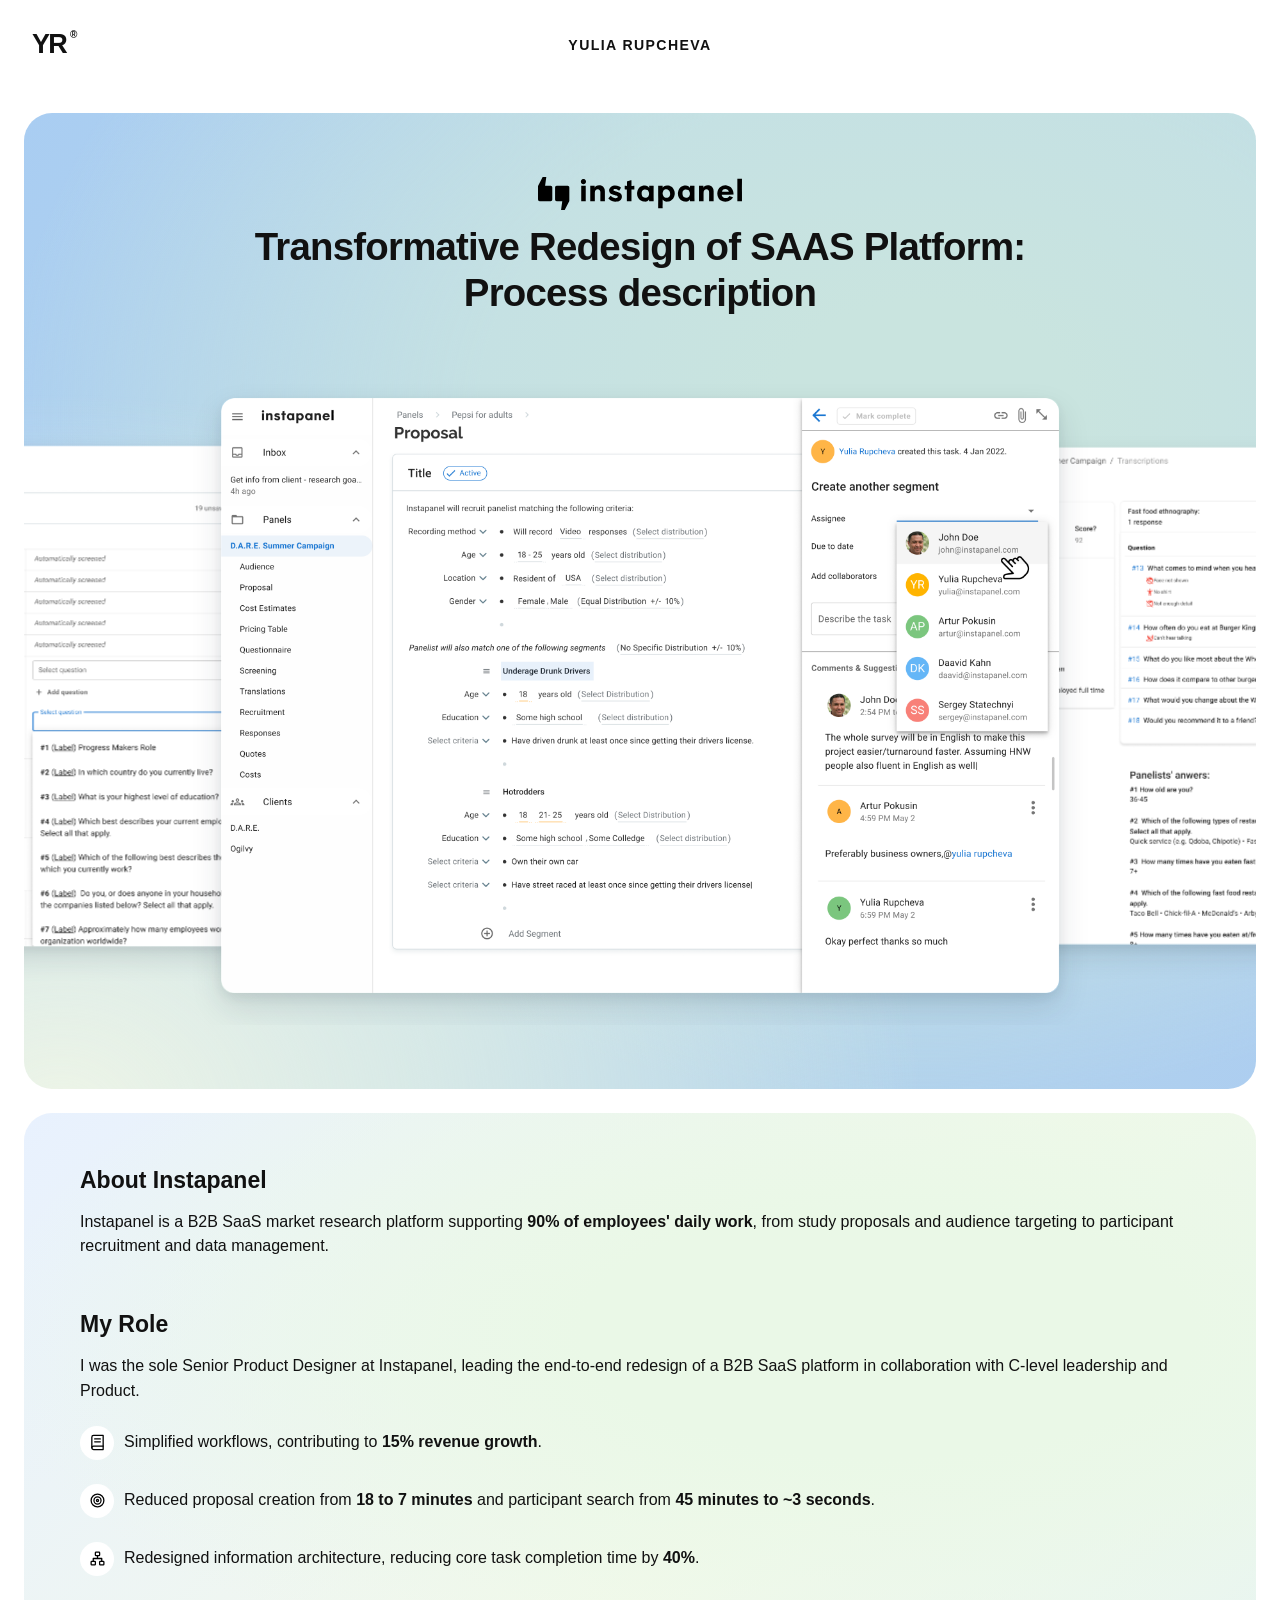
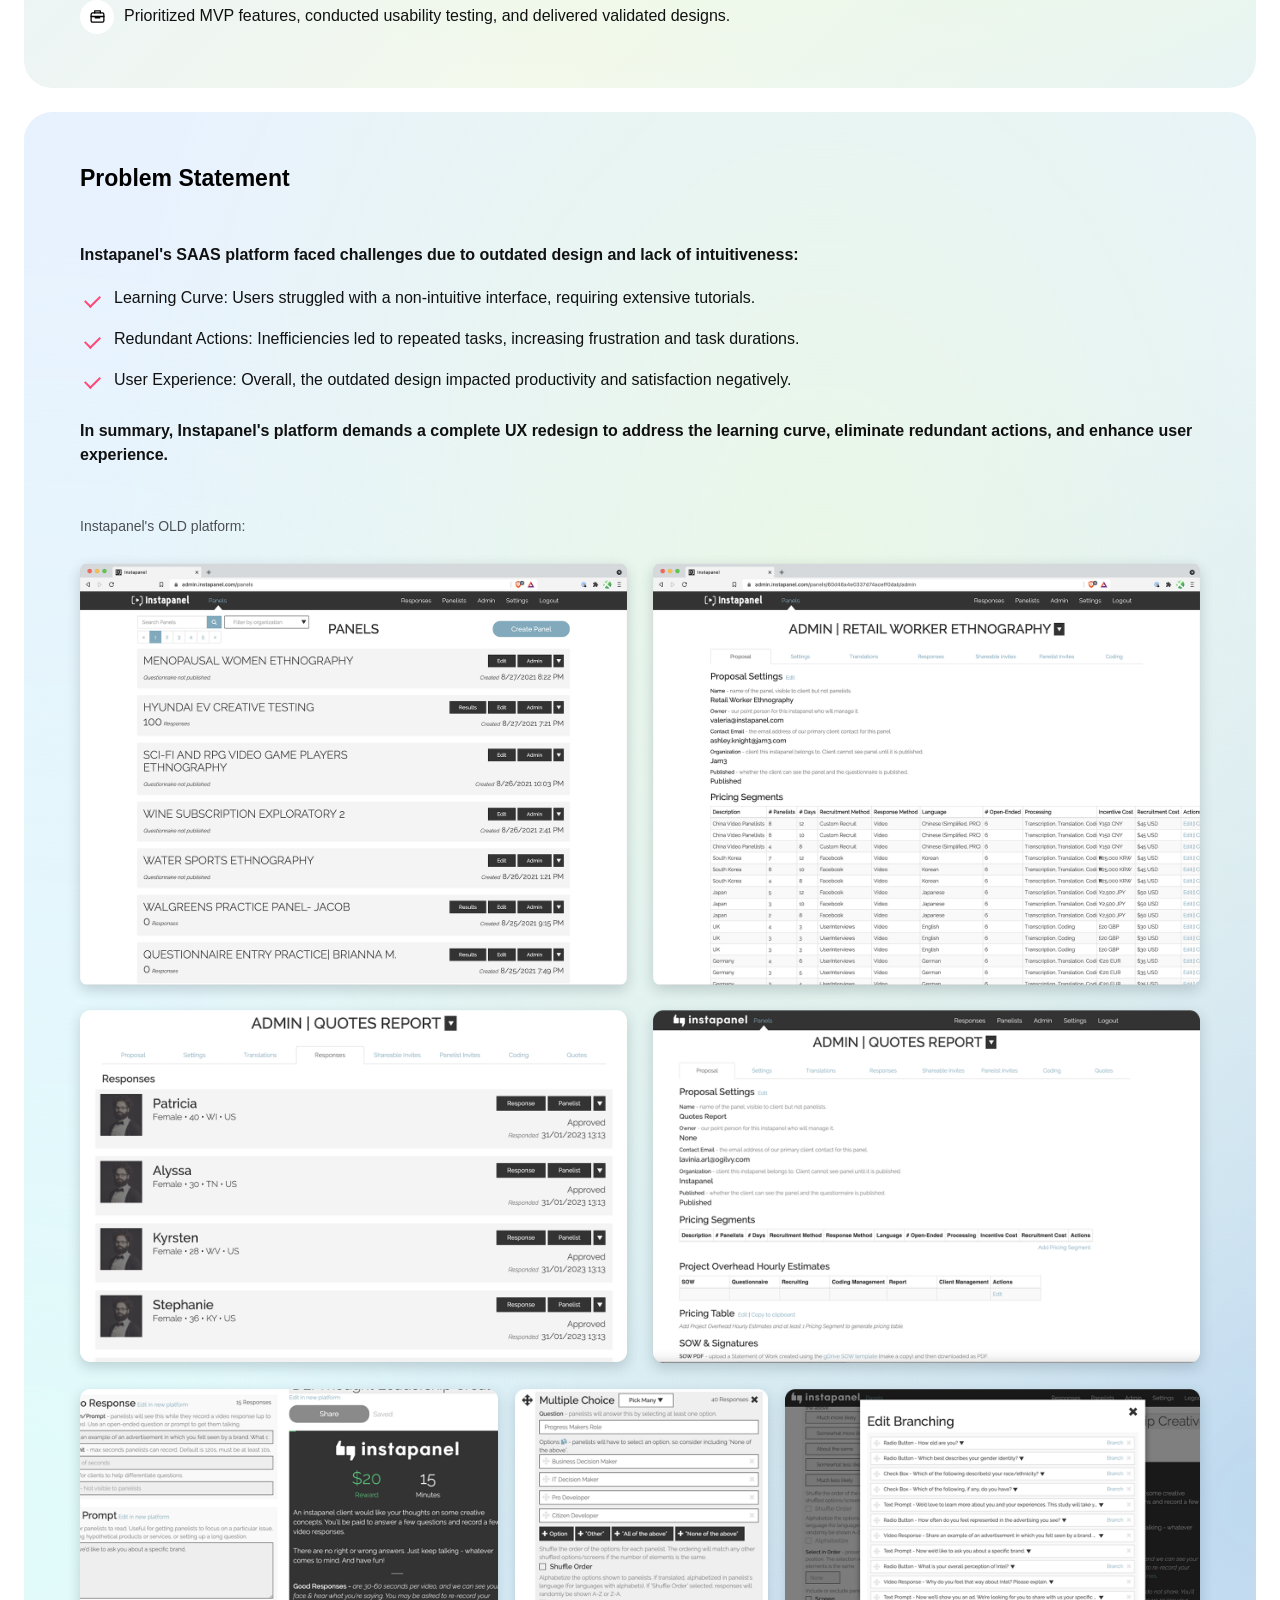
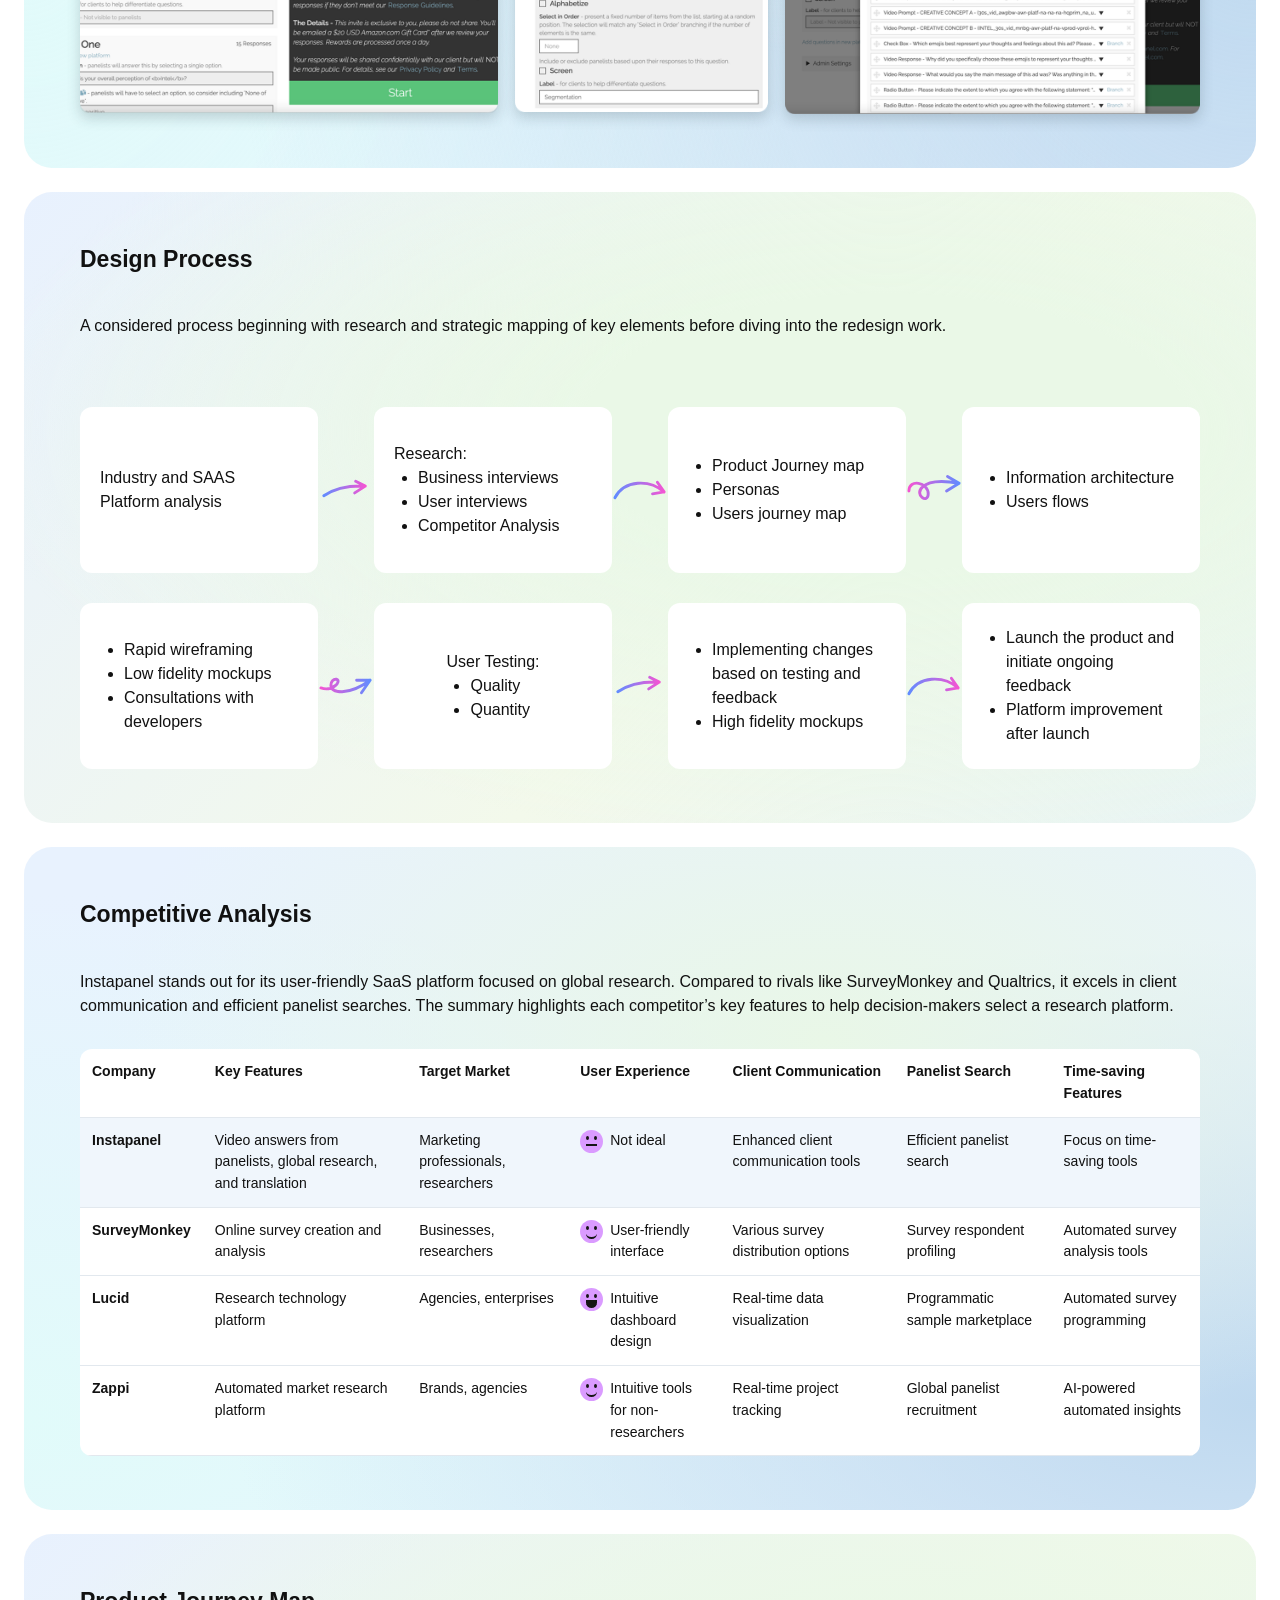
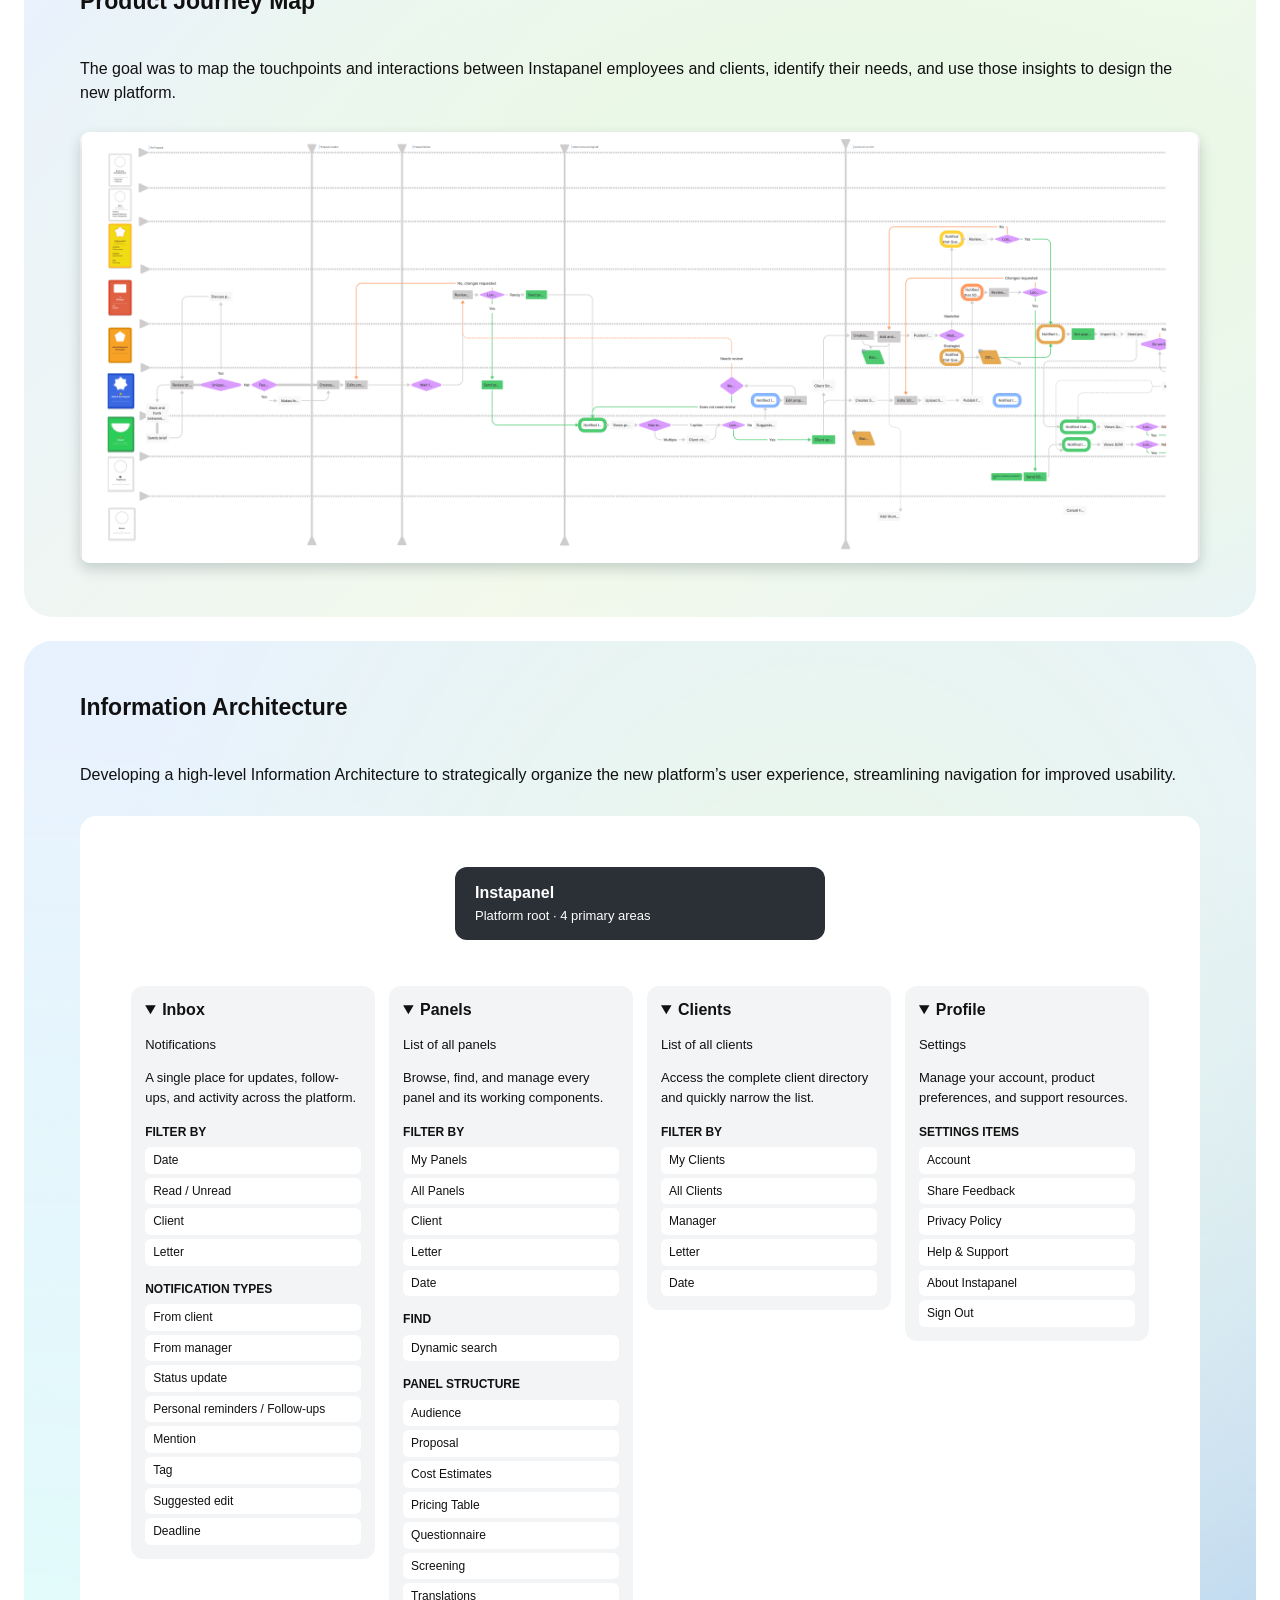
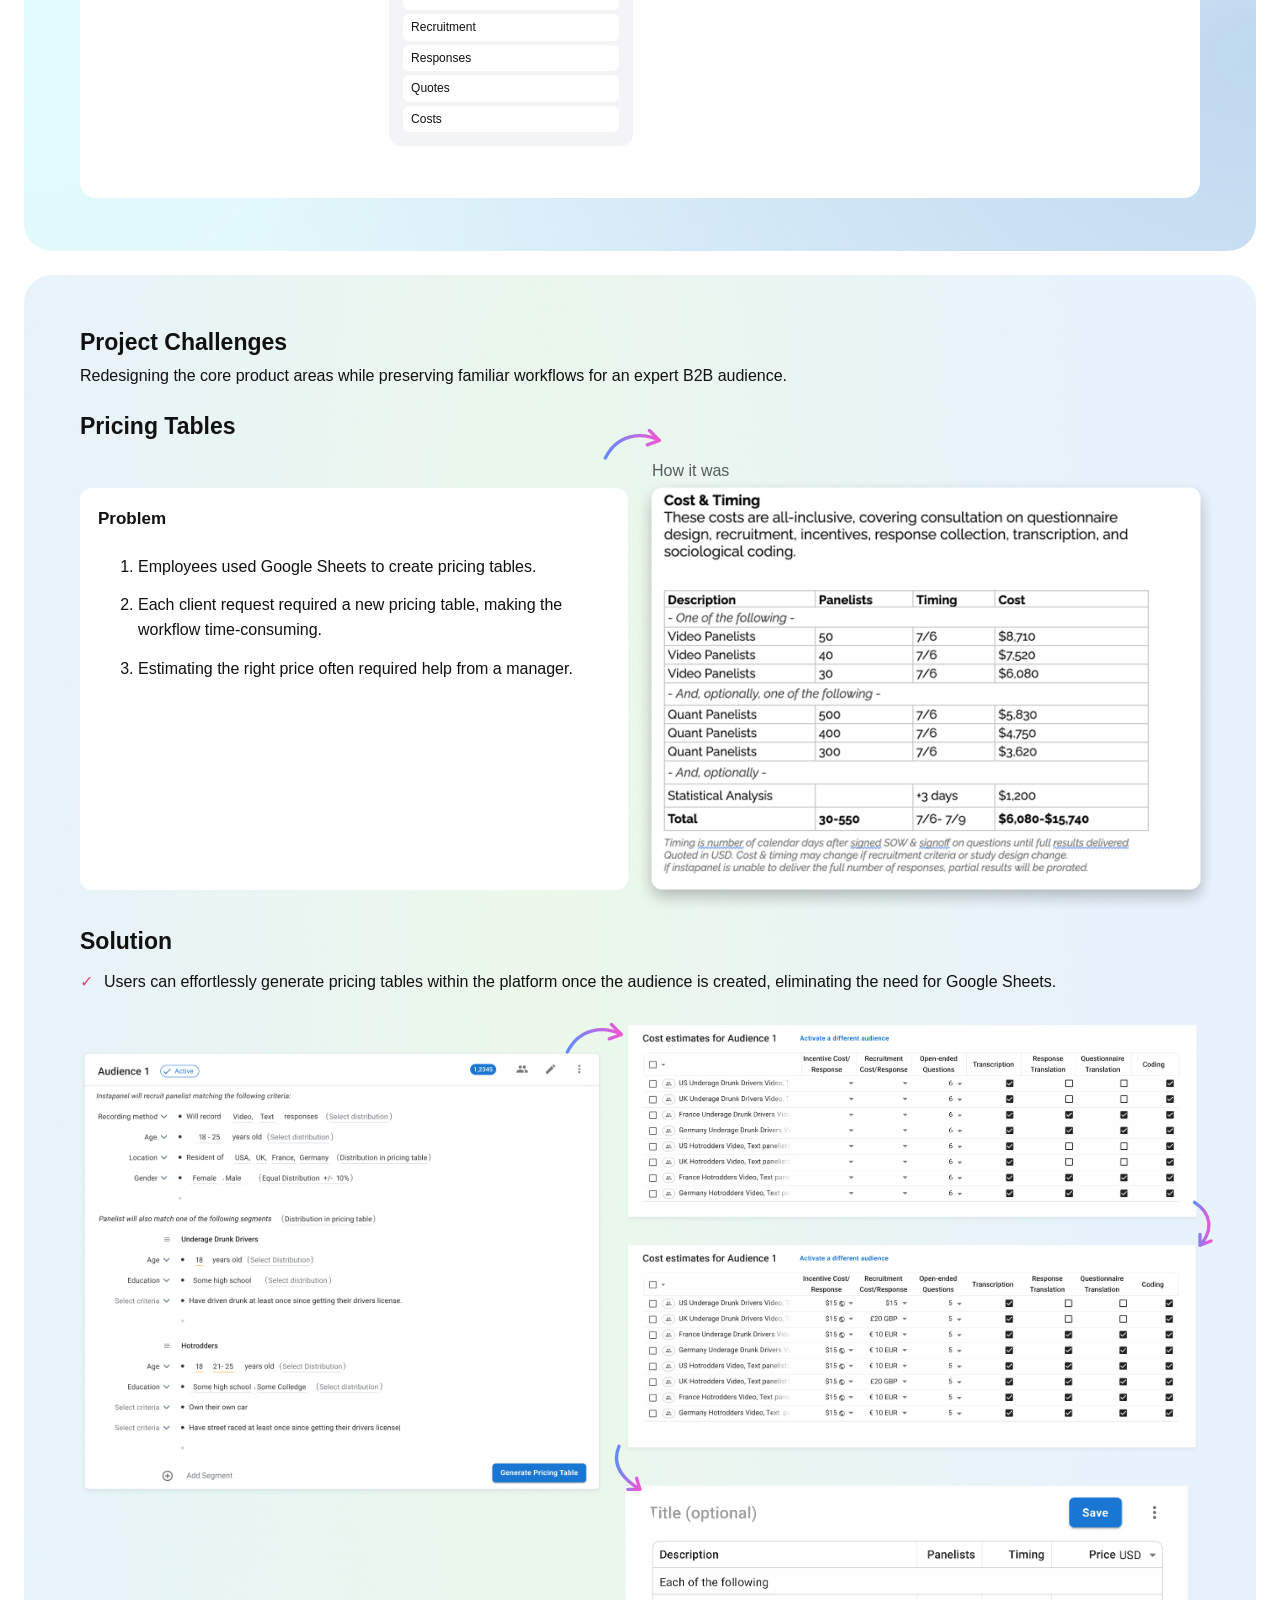
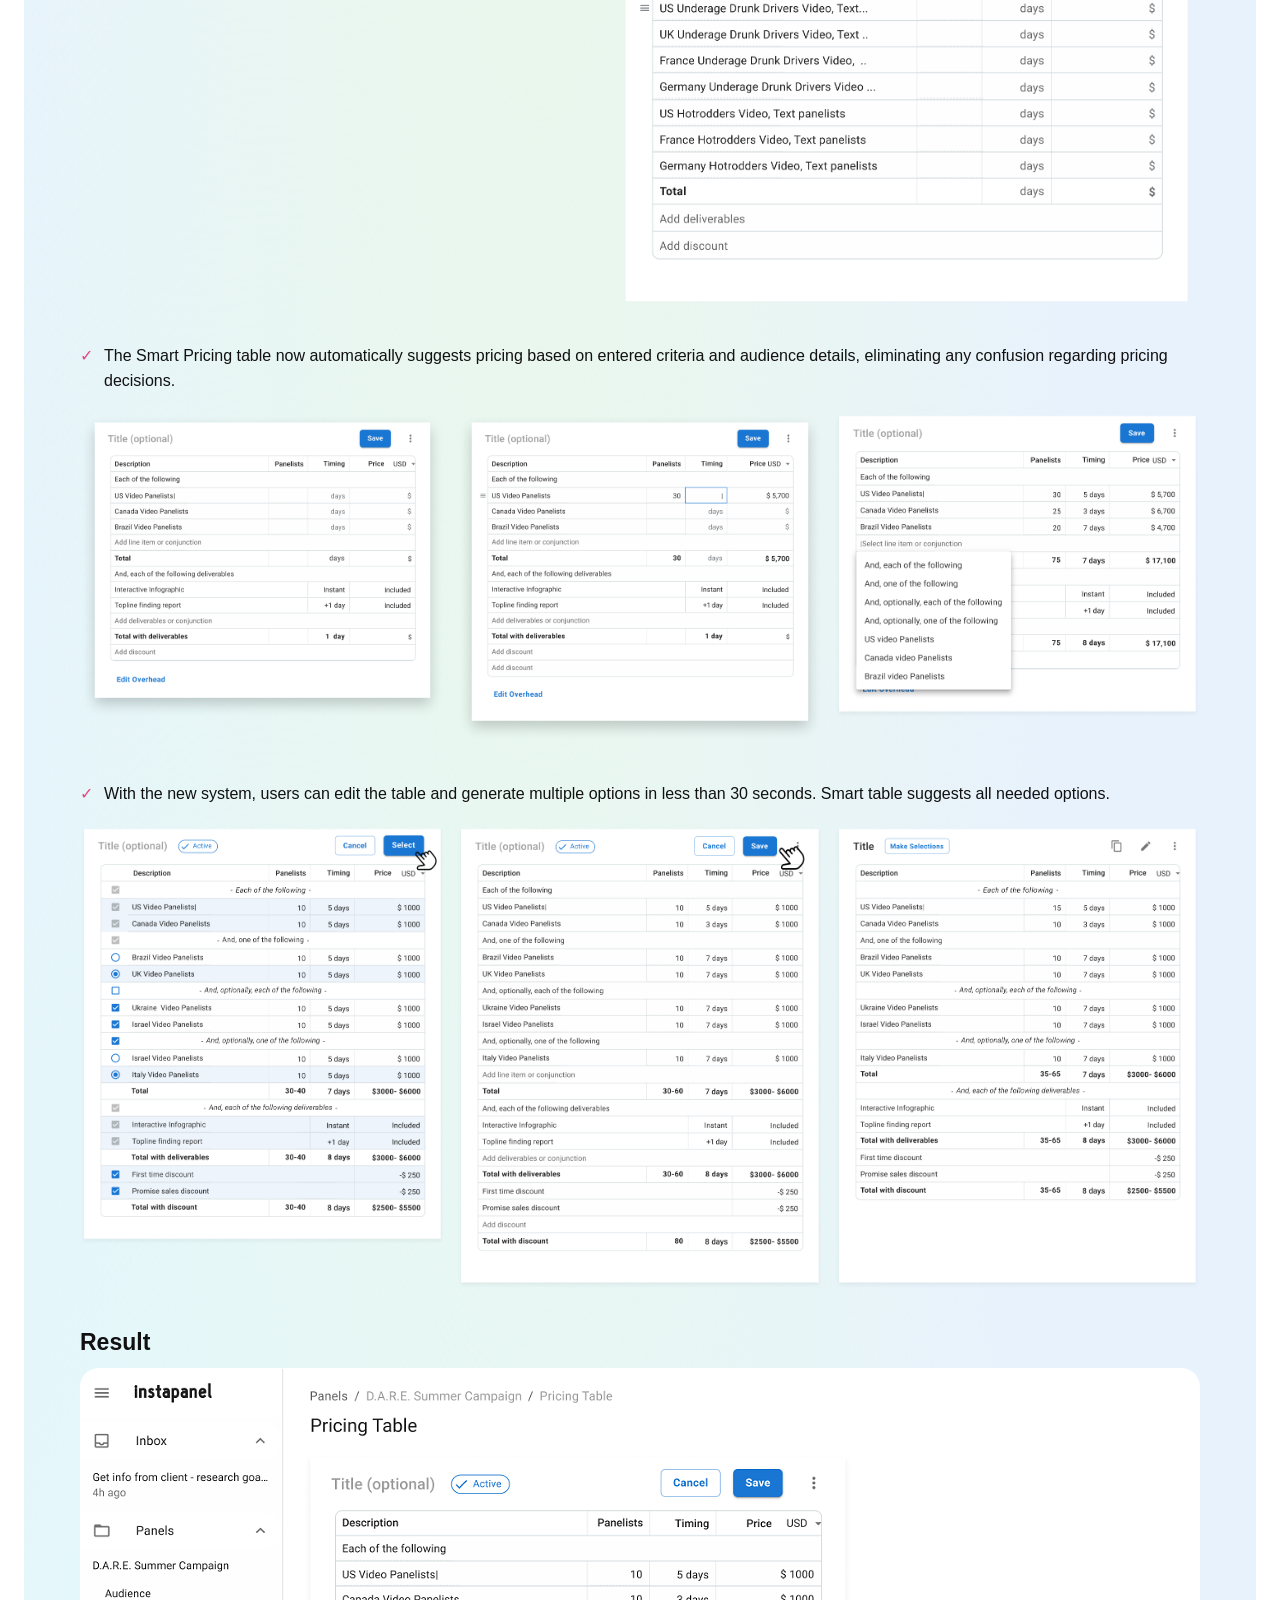
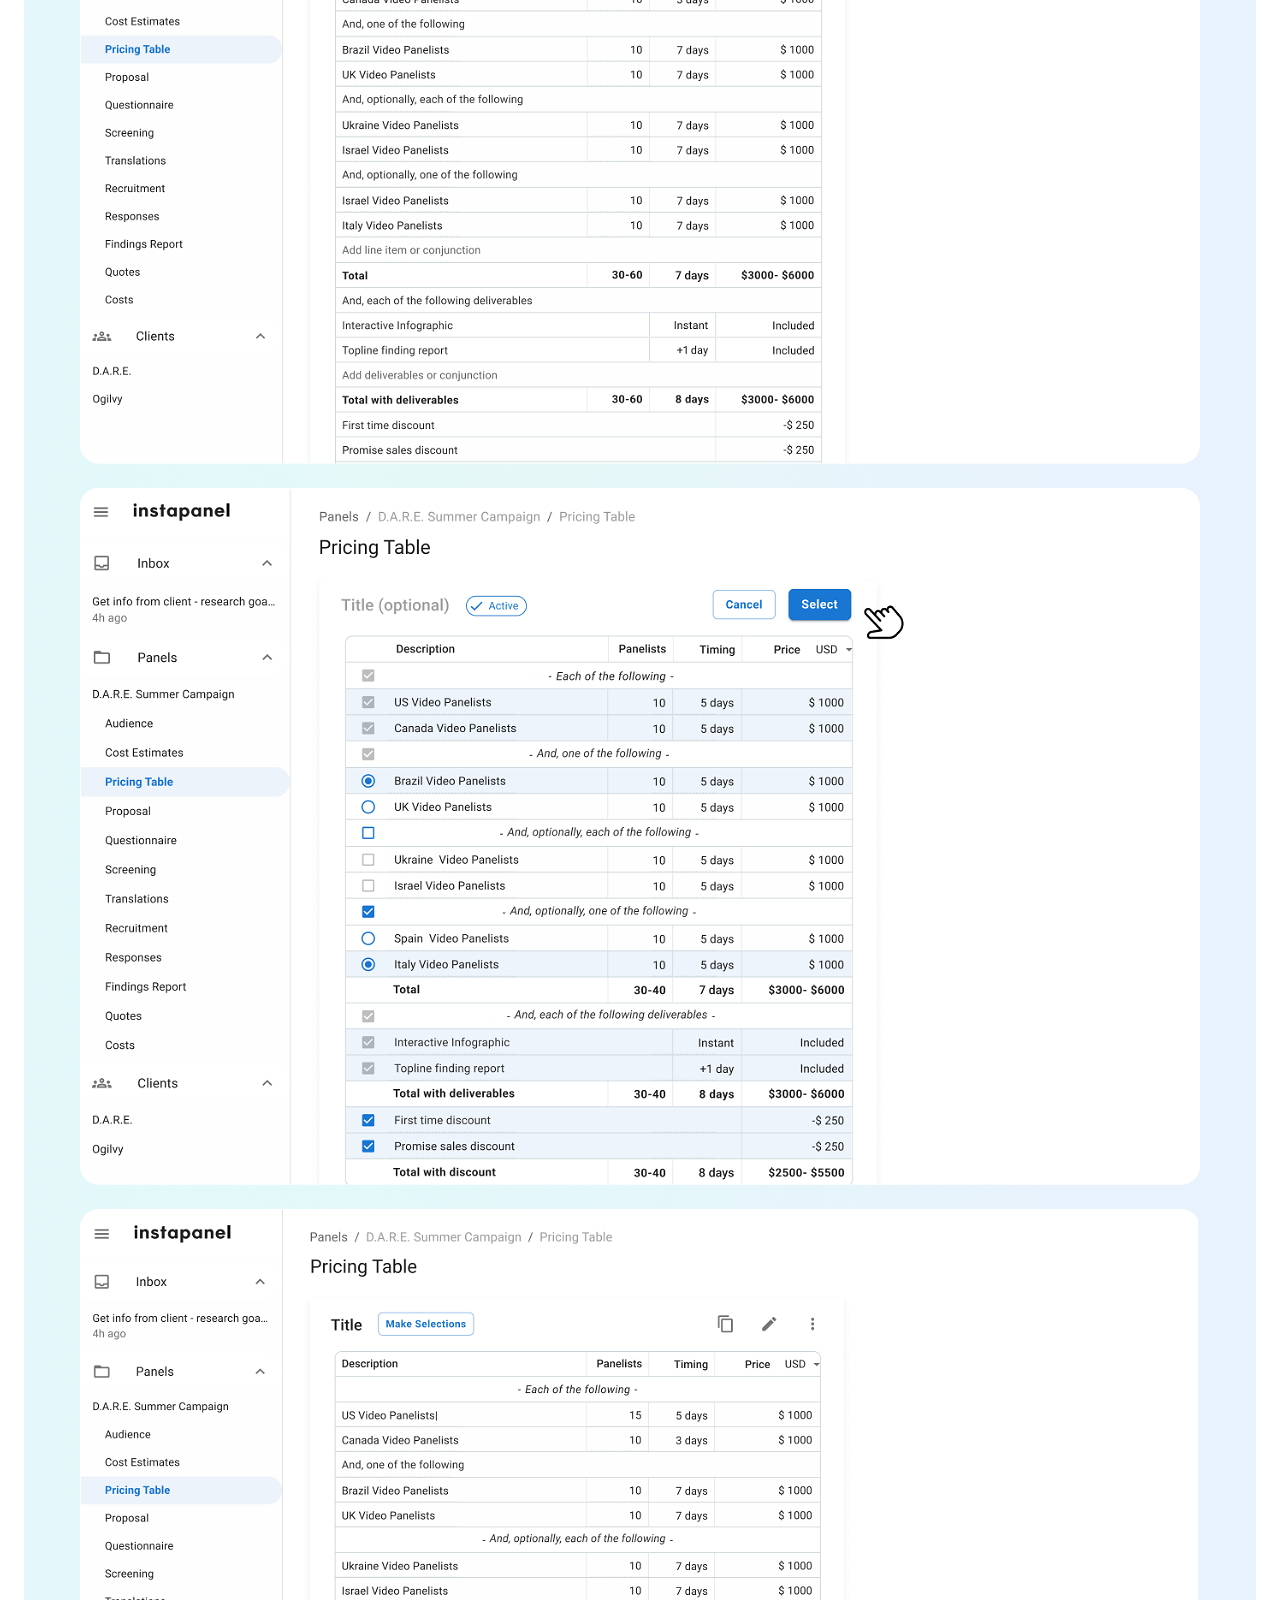
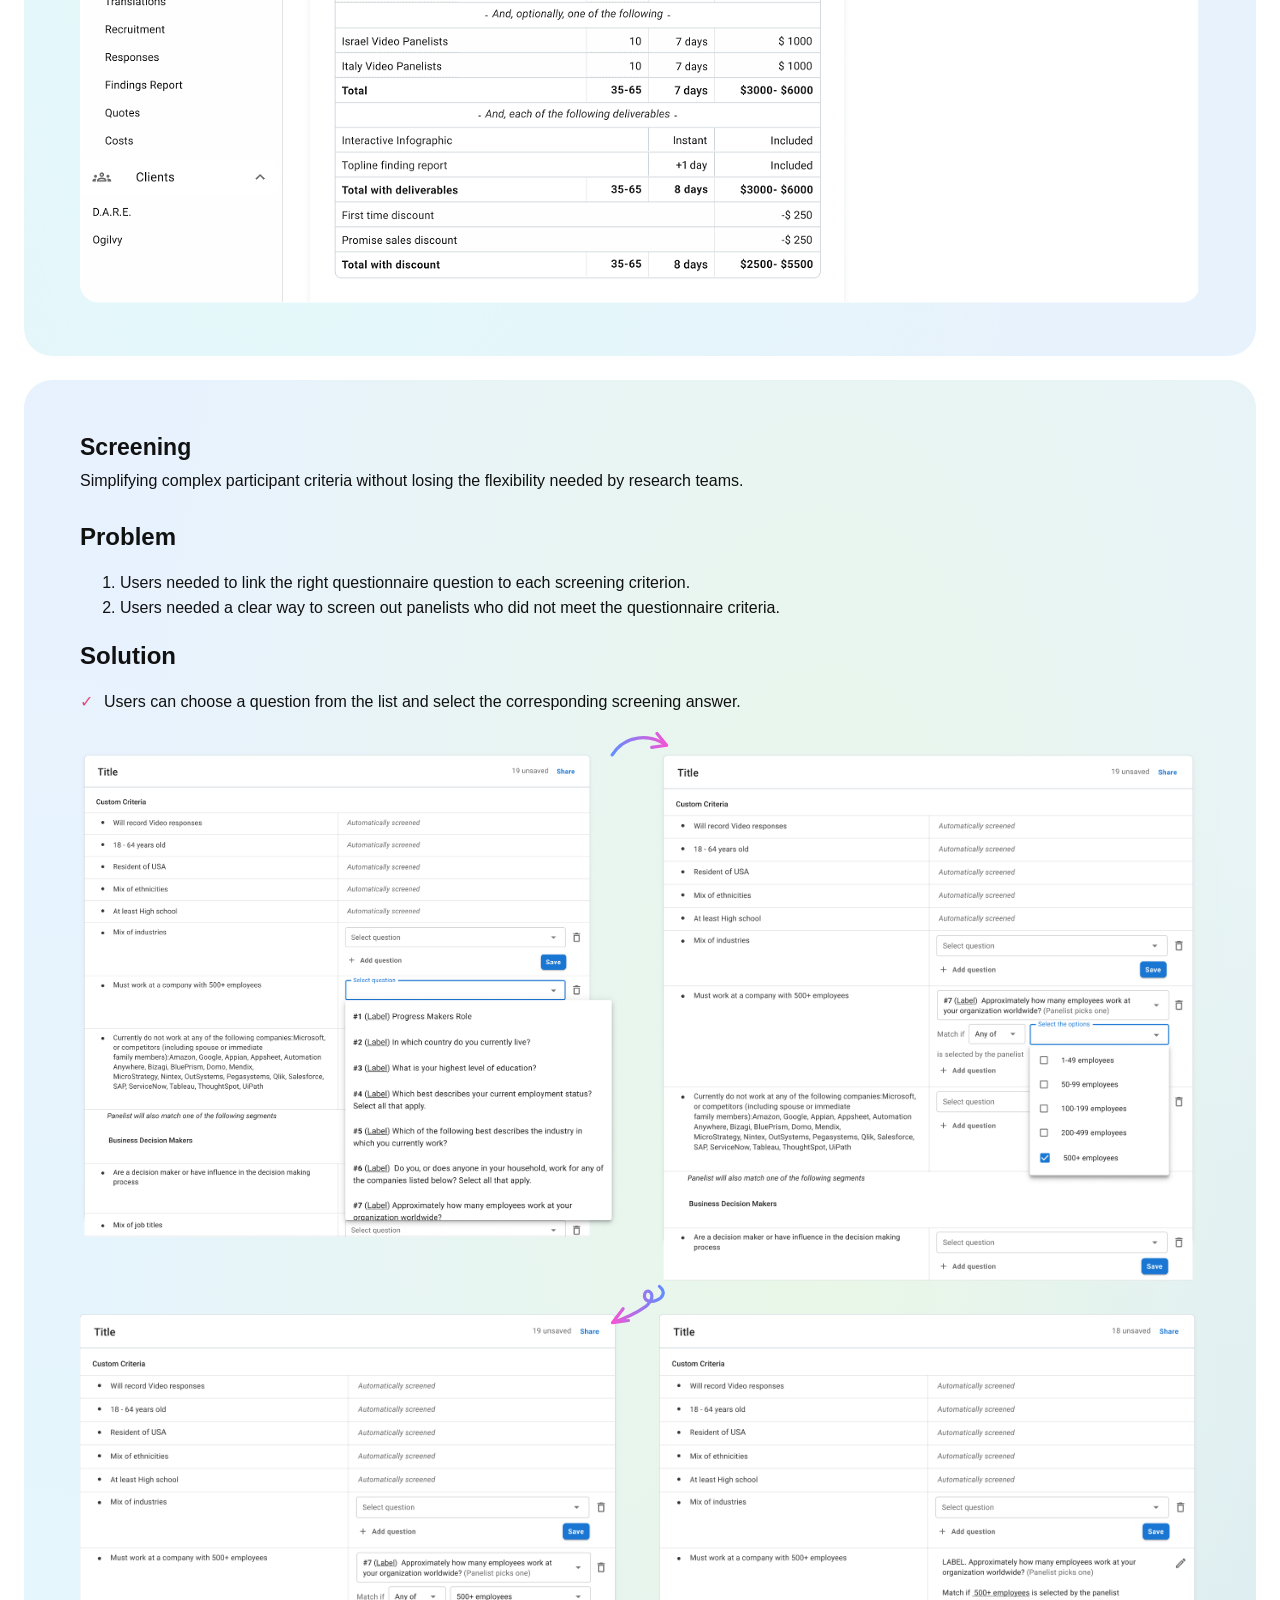
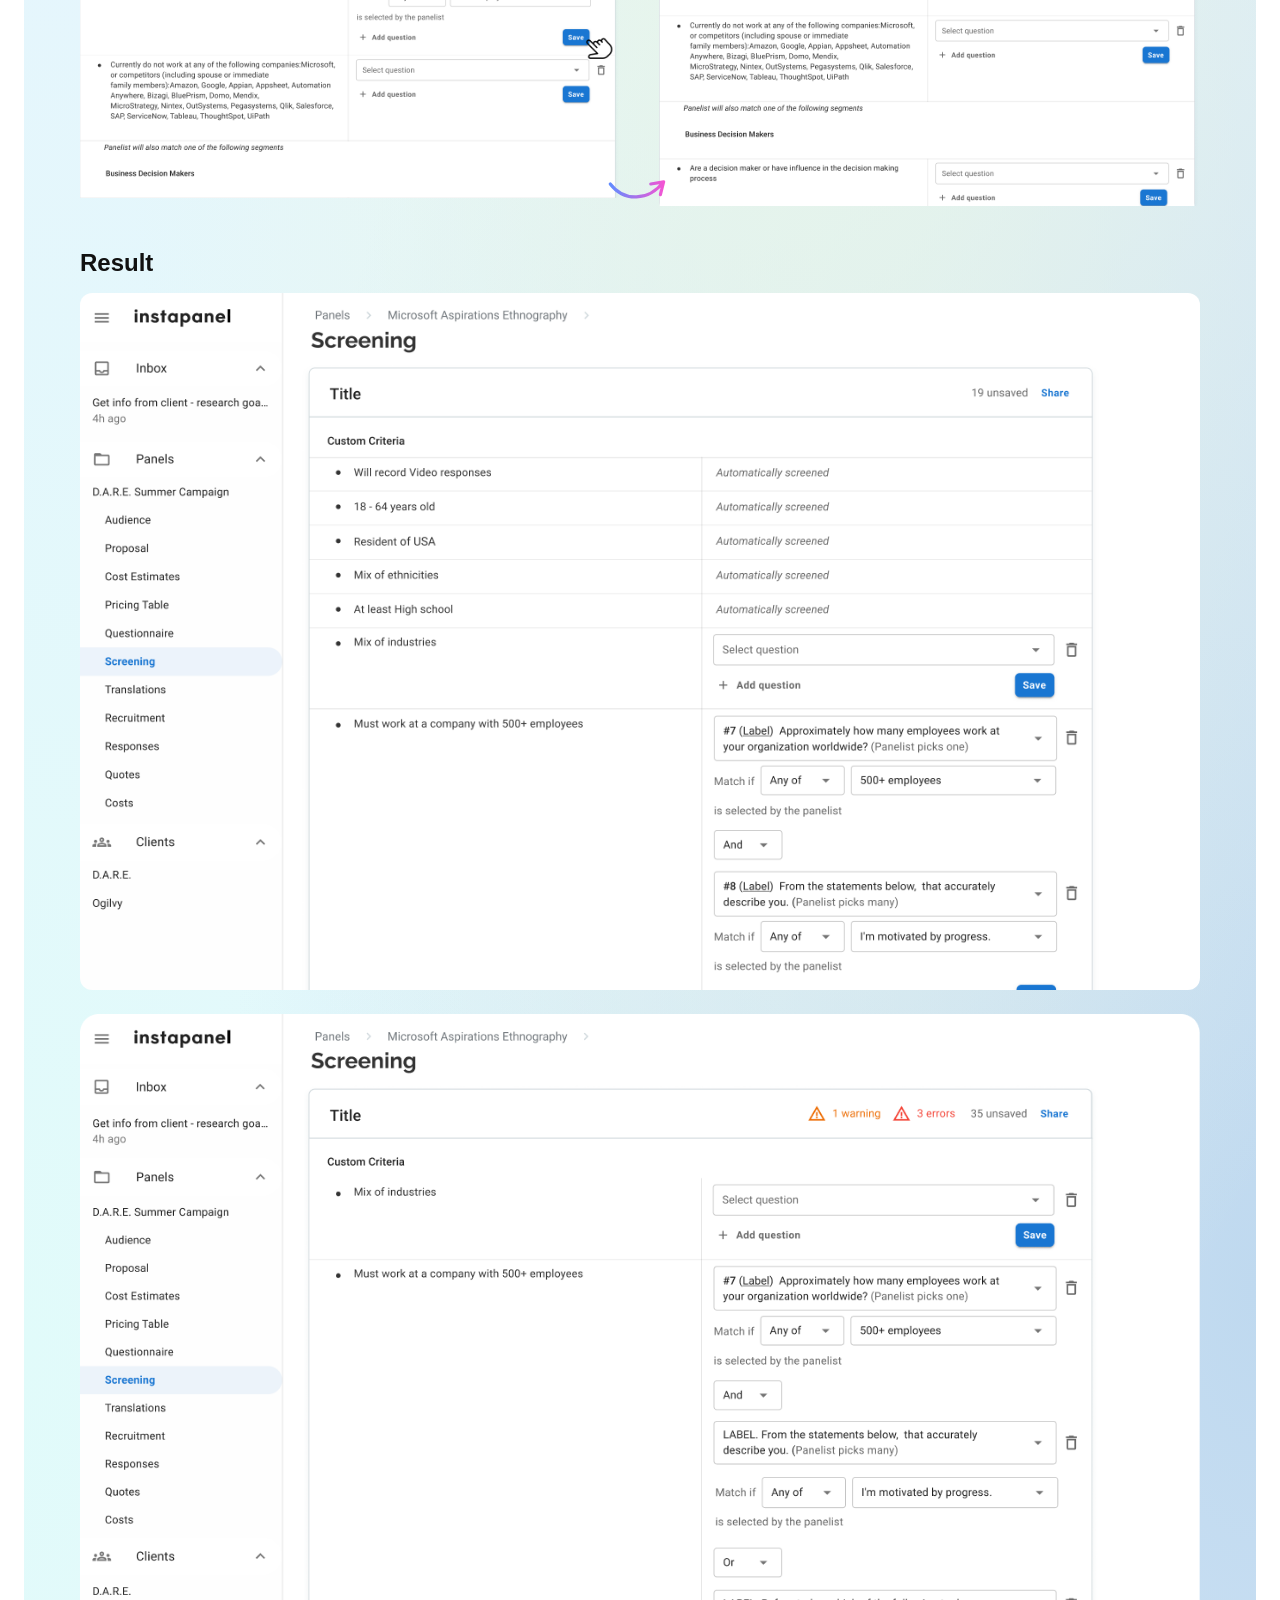
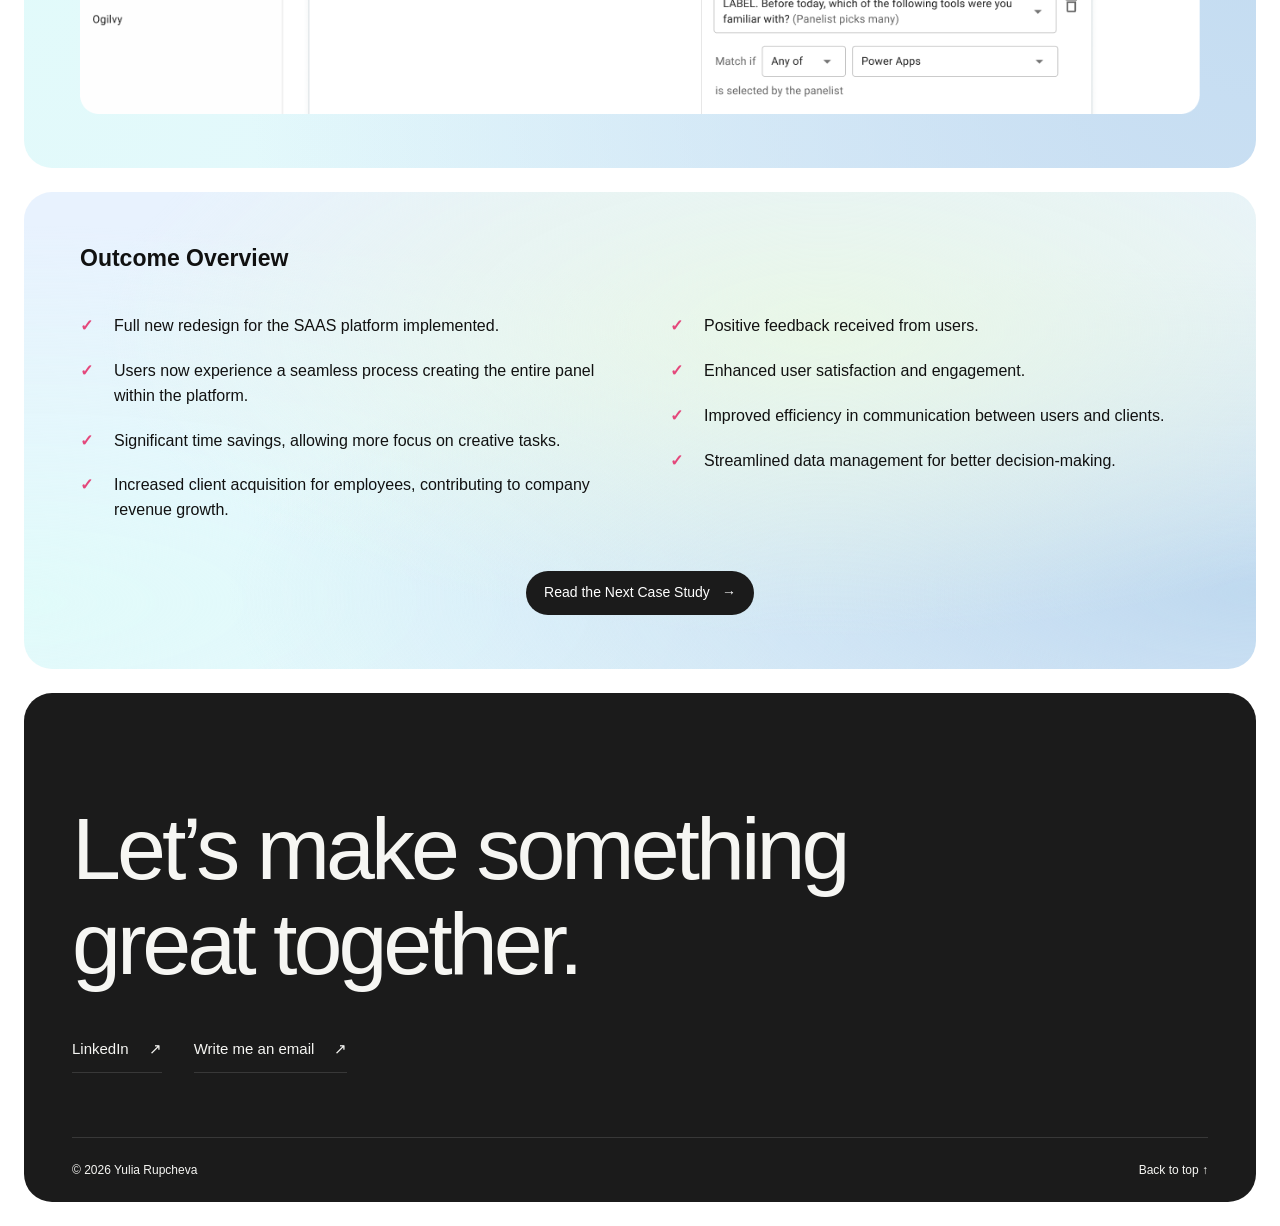
<file: instapanel-redesign.html>
<!doctype html>
<html lang="en">
<head>
  <meta charset="utf-8">
  <meta name="viewport" content="width=device-width, initial-scale=1">
  <title>Instapanel Platform Redesign | Yulia Rupcheva</title>
  <link rel="stylesheet" href="queue.css">
  <link rel="stylesheet" href="instapanel-v2.css">
  <link rel="stylesheet" href="case-contact.css">
</head>
<body>
  <header class="site-header case-home-header"><a class="wordmark" href="index.html" aria-label="Yulia Rupcheva home">YR<span>®</span></a><a class="header-name" href="index.html">Yulia Rupcheva</a></header>
  <svg class="result-image-filters" xmlns="http://www.w3.org/2000/svg" width="0" height="0" aria-hidden="true" focusable="false">
    <defs>
      <filter id="v2-result-sharpen" color-interpolation-filters="sRGB">
        <feConvolveMatrix order="3" kernelMatrix="0 -.12 0 -.12 1.48 -.12 0 -.12 0" preserveAlpha="true"/>
      </filter>
    </defs>
  </svg>
  <main class="redesign-study">
    <section class="redesign-cover">
      <div class="redesign-cover-inner">
        <img class="redesign-logo" src="assets/instapanel-logo.svg" alt="Instapanel">
        <h1>Transformative Redesign of SAAS Platform:<br>Process description</h1>
      </div>
      <div class="outcome-carousel" role="region" aria-label="Instapanel product screenshots">
        <div class="outcome-stage" id="outcome-slides" tabindex="0" aria-label="Screenshots. Use the left and right arrow keys to browse.">
          <img data-position="current" src="assets/instapanel-redesign-carousel-1.png" alt="Proposal with the task assignee menu open" width="2618" height="1862" decoding="async">
          <img data-position="next" aria-hidden="true" src="assets/instapanel-redesign-carousel-2.png" alt="Response review with feedback feed" width="2618" height="1851" decoding="async">
          <img data-position="hidden" aria-hidden="true" src="assets/instapanel-redesign-carousel-3.png" alt="Transcriptions and questionnaire navigation" width="2618" height="1853" decoding="async">
          <img data-position="hidden" aria-hidden="true" src="assets/instapanel-redesign-carousel-4.png" alt="Proposal with screening setup" width="2618" height="1813" decoding="async">
          <img data-position="hidden" aria-hidden="true" src="assets/instapanel-redesign-carousel-5.png" alt="Proposal with audience segments" width="2618" height="1862" decoding="async">
          <img data-position="hidden" aria-hidden="true" src="assets/instapanel-redesign-carousel-6.png" alt="Cost Estimates worksheet" width="2618" height="1862" decoding="async">
          <img data-position="hidden" aria-hidden="true" src="assets/instapanel-redesign-carousel-7.png" alt="Pricing Table with the actions menu open" width="2620" height="1866" decoding="async">
          <img data-position="hidden" aria-hidden="true" src="assets/instapanel-redesign-carousel-8.png" alt="Pricing Table with selectable groups" width="2619" height="1862" decoding="async">
          <img data-position="previous" aria-hidden="true" src="assets/instapanel-redesign-carousel-9.png" alt="Screening with the question selector open" width="2618" height="1862" decoding="async">
        </div>
      </div>
    </section>

    <section class="redesign-section intro-section">
      <div class="redesign-width">
        <h2>About Instapanel</h2>
        <p>Instapanel is a B2B SaaS market research platform supporting <strong>90% of employees' daily work</strong>, from study proposals and audience targeting to participant recruitment and data management.</p>
      </div>
    <div class="redesign-section role-section">
      <div class="redesign-width">
        <h2>My Role</h2>
        <p class="role-intro">I was the sole Senior Product Designer at Instapanel, leading the end-to-end redesign of a B2B SaaS platform in collaboration with C-level leadership and Product.</p>
        <div class="icon-copy-list role-list">
          <article><span class="detail-icon" aria-hidden="true"><svg viewBox="0 0 24 24"><path d="M4 19.5A2.5 2.5 0 0 1 6.5 17H20"/><path d="M6.5 2H20v20H6.5A2.5 2.5 0 0 1 4 19.5v-15A2.5 2.5 0 0 1 6.5 2z"/><path d="M8 7h8M8 11h8"/></svg></span><div><p>Simplified workflows, contributing to <strong>15% revenue growth</strong>.</p></div></article>
          <article><span class="detail-icon" aria-hidden="true"><svg viewBox="0 0 24 24"><circle cx="12" cy="12" r="9"/><circle cx="12" cy="12" r="5"/><circle cx="12" cy="12" r="1.5"/></svg></span><div><p>Reduced proposal creation from <strong>18 to 7 minutes</strong> and participant search from <strong>45 minutes to ~3 seconds</strong>.</p></div></article>
          <article><span class="detail-icon" aria-hidden="true"><svg viewBox="0 0 24 24"><rect x="9" y="3" width="6" height="5" rx="1"/><rect x="3" y="16" width="6" height="5" rx="1"/><rect x="15" y="16" width="6" height="5" rx="1"/><path d="M12 8v4M6 16v-4h12v4"/></svg></span><div><p>Redesigned information architecture, reducing core task completion time by <strong>40%</strong>.</p></div></article>
          <article><span class="detail-icon" aria-hidden="true"><svg viewBox="0 0 24 24"><rect x="3" y="7" width="18" height="13" rx="2"/><path d="M8 7V4h8v3M3 12h18M9 12v2h6v-2"/></svg></span><div><p>Prioritized MVP features, conducted usability testing, and delivered validated designs.</p></div></article>
        </div>
      </div>
    </div>
    </section>

    <section class="redesign-section problem-section">
      <div class="redesign-width">
        <h2>Problem Statement</h2>
        <p class="problem-intro">Instapanel's SAAS platform faced challenges due to outdated design and lack of intuitiveness:</p>
        <ul class="problem-checklist" role="list">
          <li>Learning Curve: Users struggled with a non-intuitive interface, requiring extensive tutorials.</li>
          <li>Redundant Actions: Inefficiencies led to repeated tasks, increasing frustration and task durations.</li>
          <li>User Experience: Overall, the outdated design impacted productivity and satisfaction negatively.</li>
        </ul>
        <p class="problem-summary">In summary, Instapanel's platform demands a complete UX redesign to address the learning curve, eliminate redundant actions, and enhance user experience.</p>
        <figure class="problem-gallery">
          <figcaption>Instapanel's OLD platform:</figcaption>
          <div class="problem-gallery-row">
            <div class="problem-gallery-frame" style="--frame-ratio: 1274 / 981; --image-width: 107.5353%; --image-left: -3.7677%; --image-top: -3.2620%"><img src="assets/instapanel-legacy-panels.png" alt="Original Instapanel panels interface" loading="lazy"></div>
            <div class="problem-gallery-frame" style="--frame-ratio: 1274 / 981; --image-width: 107.5353%; --image-left: -3.7677%; --image-top: -3.2620%"><img src="assets/instapanel-legacy-admin.png" alt="Original Instapanel admin and pricing interface" loading="lazy"></div>
          </div>
          <div class="problem-gallery-row">
            <div class="problem-gallery-frame" style="--frame-ratio: 1282 / 824; --image-width: 106.2402%; --image-left: -3.1201%; --image-top: -2.9126%"><img src="assets/instapanel-legacy-responses.png" alt="Original Instapanel responses list" loading="lazy"></div>
            <div class="problem-gallery-frame" style="--frame-ratio: 1278 / 824; --image-width: 106.2598%; --image-left: -3.1299%; --image-top: -2.9126%"><img src="assets/instapanel-legacy-quotes-report.png" alt="Original Instapanel quotes report settings" loading="lazy"></div>
          </div>
          <div class="problem-gallery-row">
            <div class="problem-gallery-frame" style="--frame-ratio: 986 / 764; --image-width: 108.1136%; --image-left: -4.0568%; --image-top: -3.1414%"><img src="assets/instapanel-legacy-response.png" alt="Original Instapanel video-response and participant experience" loading="lazy"></div>
            <div class="problem-gallery-frame" style="--frame-ratio: 592 / 757; --image-width: 113.5135%; --image-left: -6.7568%; --image-top: -1.1889%"><img src="assets/instapanel-legacy-question.png" alt="Original Instapanel multiple-choice question editor" loading="lazy"></div>
            <div class="problem-gallery-frame" style="--frame-ratio: 974 / 764; --image-width: 108.2136%; --image-left: -4.1068%; --image-top: -3.1414%"><img src="assets/instapanel-legacy-branching.png" alt="Original Instapanel branching editor" loading="lazy"></div>
          </div>
        </figure>
      </div>
    </section>

    <section class="redesign-section process-section">
      <div class="redesign-width">
        <h2>Design Process</h2>
        <p class="section-lead">A considered process beginning with research and strategic mapping of key elements before diving into the redesign work.</p>
        <div class="process-grid">
          <article>
            <div>Industry and SAAS Platform analysis</div>
            <svg class="process-arrow" viewBox="0 0 58 32" aria-hidden="true" focusable="false">
              <defs><linearGradient id="process-arrow-1"><stop stop-color="#628cff"/><stop offset="1" stop-color="#f355d3"/></linearGradient></defs>
              <path d="M6 22Q22 11 49 12 M39 7L49 12L38 19" fill="none" stroke="url(#process-arrow-1)" stroke-width="3" stroke-linecap="round" stroke-linejoin="round"/>
            </svg>
          </article>
          <article>
            <div>Research:<ul><li>Business interviews</li><li>User interviews</li><li>Competitor Analysis</li></ul></div>
            <svg class="process-arrow" viewBox="0 0 58 32" aria-hidden="true" focusable="false">
              <defs><linearGradient id="process-arrow-2"><stop stop-color="#628cff"/><stop offset="1" stop-color="#f355d3"/></linearGradient></defs>
              <path d="M3 24C13 5 39 5 54 18 M47 8L54 18L42 20" fill="none" stroke="url(#process-arrow-2)" stroke-width="3" stroke-linecap="round" stroke-linejoin="round"/>
            </svg>
          </article>
          <article>
            <div><ul><li>Product Journey map</li><li>Personas</li><li>Users journey map</li></ul></div>
            <svg class="process-arrow" viewBox="0 0 58 32" aria-hidden="true" focusable="false">
              <defs><linearGradient id="process-arrow-3"><stop stop-color="#f355d3"/><stop offset="1" stop-color="#628cff"/></linearGradient></defs>
              <path d="M3 17C3 4 23 8 23 20C23 31 8 21 17 13C24 6 38 6 55 9 M43 2L55 9L42 17" fill="none" stroke="url(#process-arrow-3)" stroke-width="3" stroke-linecap="round" stroke-linejoin="round"/>
            </svg>
          </article>
          <article>
            <div><ul><li>Information architecture</li><li>Users flows</li></ul></div>
          </article>
          <article>
            <div><ul><li>Rapid wireframing</li><li>Low fidelity mockups</li><li>Consultations with developers</li></ul></div>
            <svg class="process-arrow" viewBox="0 0 58 32" aria-hidden="true" focusable="false">
              <defs><linearGradient id="process-arrow-5"><stop stop-color="#f355d3"/><stop offset="1" stop-color="#628cff"/></linearGradient></defs>
              <path d="M3 18C15 22 25 11 19 9C13 8 8 22 25 22Q39 21 54 10 M40 10L54 10L45 23" fill="none" stroke="url(#process-arrow-5)" stroke-width="3" stroke-linecap="round" stroke-linejoin="round"/>
            </svg>
          </article>
          <article>
            <div>User Testing:<ul><li>Quality</li><li>Quantity</li></ul></div>
            <svg class="process-arrow" viewBox="0 0 58 32" aria-hidden="true" focusable="false">
              <defs><linearGradient id="process-arrow-6"><stop stop-color="#628cff"/><stop offset="1" stop-color="#f355d3"/></linearGradient></defs>
              <path d="M6 22Q22 11 49 12 M39 7L49 12L38 19" fill="none" stroke="url(#process-arrow-6)" stroke-width="3" stroke-linecap="round" stroke-linejoin="round"/>
            </svg>
          </article>
          <article>
            <div><ul><li>Implementing changes based on testing and feedback</li><li>High fidelity mockups</li></ul></div>
            <svg class="process-arrow" viewBox="0 0 58 32" aria-hidden="true" focusable="false">
              <defs><linearGradient id="process-arrow-7"><stop stop-color="#628cff"/><stop offset="1" stop-color="#f355d3"/></linearGradient></defs>
              <path d="M3 24C13 5 39 5 54 18 M47 8L54 18L42 20" fill="none" stroke="url(#process-arrow-7)" stroke-width="3" stroke-linecap="round" stroke-linejoin="round"/>
            </svg>
          </article>
          <article>
            <div><ul><li>Launch the product and initiate ongoing feedback</li><li>Platform improvement after launch</li></ul></div>
          </article>
        </div>
      </div>
    </section>

    <section class="redesign-section competitive-section">
      <div class="redesign-width">
        <h2 id="competitive-title">Competitive Analysis</h2>
        <p>Instapanel stands out for its user-friendly SaaS platform focused on global research. Compared to rivals like SurveyMonkey and Qualtrics, it excels in client communication and efficient panelist searches. The summary highlights each competitor’s key features to help decision-makers select a research platform.</p>
        <div class="competitive-scroll" role="region" aria-labelledby="competitive-title" tabindex="0">
          <table class="competitive-table"><thead><tr><th scope="col">Company</th><th scope="col">Key Features</th><th scope="col">Target Market</th><th scope="col">User Experience</th><th scope="col">Client Communication</th><th scope="col">Panelist Search</th><th scope="col">Time-saving Features</th></tr></thead><tbody>
            <tr><th scope="row">Instapanel</th><td>Video answers from panelists, global research, and translation</td><td>Marketing professionals, researchers</td><td><span class="competitive-rating"><span class="competitive-face neutral" aria-hidden="true"></span>Not ideal</span></td><td>Enhanced client communication tools</td><td>Efficient panelist search</td><td>Focus on time-saving tools</td></tr>
            <tr><th scope="row">SurveyMonkey</th><td>Online survey creation and analysis</td><td>Businesses, researchers</td><td><span class="competitive-rating"><span class="competitive-face smile" aria-hidden="true"></span>User-friendly interface</span></td><td>Various survey distribution options</td><td>Survey respondent profiling</td><td>Automated survey analysis tools</td></tr>
            <tr><th scope="row">Lucid</th><td>Research technology platform</td><td>Agencies, enterprises</td><td><span class="competitive-rating"><span class="competitive-face grin" aria-hidden="true"></span>Intuitive dashboard design</span></td><td>Real-time data visualization</td><td>Programmatic sample marketplace</td><td>Automated survey programming</td></tr>
            <tr><th scope="row">Zappi</th><td>Automated market research platform</td><td>Brands, agencies</td><td><span class="competitive-rating"><span class="competitive-face smile" aria-hidden="true"></span>Intuitive tools for non-researchers</span></td><td>Real-time project tracking</td><td>Global panelist recruitment</td><td>AI-powered automated insights</td></tr>
          </tbody></table>
        </div>
      </div>
    </section>

    <section class="redesign-section journey-section">
      <div class="redesign-width">
        <h2>Product Journey Map</h2>
        <p>The goal was to map the touchpoints and interactions between Instapanel employees and clients, identify their needs, and use those insights to design the new platform.</p>
        <div class="journey-preview"><img src="assets/instapanel-redesign-journey.png" alt="Product journey map showing employee and client touchpoints" loading="lazy"></div>
      </div>
    </section>

    <section class="redesign-section architecture-section">
      <div class="redesign-width">
        <h2>Information Architecture</h2>
        <p>Developing a high-level Information Architecture to strategically organize the new platform’s user experience, streamlining navigation for improved usability.</p>
        <div class="architecture-map">
          <div class="architecture-root"><strong>Instapanel</strong><span>Platform root · 4 primary areas</span></div>
          <div class="architecture-branches">
            <details><summary>Inbox</summary><div class="architecture-details"><span>Notifications</span><p>A single place for updates, follow-ups, and activity across the platform.</p>
              <h4>Filter by</h4><ul><li>Date</li><li>Read / Unread</li><li>Client</li><li>Letter</li></ul>
              <h4>Notification types</h4><ul><li>From client</li><li>From manager</li><li>Status update</li><li>Personal reminders / Follow-ups</li><li>Mention</li><li>Tag</li><li>Suggested edit</li><li>Deadline</li></ul>
            </div></details>
            <details><summary>Panels</summary><div class="architecture-details"><span>List of all panels</span><p>Browse, find, and manage every panel and its working components.</p>
              <h4>Filter by</h4><ul><li>My Panels</li><li>All Panels</li><li>Client</li><li>Letter</li><li>Date</li></ul>
              <h4>Find</h4><ul><li>Dynamic search</li></ul>
              <h4>Panel structure</h4><ul><li>Audience</li><li>Proposal</li><li>Cost Estimates</li><li>Pricing Table</li><li>Questionnaire</li><li>Screening</li><li>Translations</li><li>Recruitment</li><li>Responses</li><li>Quotes</li><li>Costs</li></ul>
            </div></details>
            <details><summary>Clients</summary><div class="architecture-details"><span>List of all clients</span><p>Access the complete client directory and quickly narrow the list.</p>
              <h4>Filter by</h4><ul><li>My Clients</li><li>All Clients</li><li>Manager</li><li>Letter</li><li>Date</li></ul>
            </div></details>
            <details><summary>Profile</summary><div class="architecture-details"><span>Settings</span><p>Manage your account, product preferences, and support resources.</p>
              <h4>Settings items</h4><ul><li>Account</li><li>Share Feedback</li><li>Privacy Policy</li><li>Help &amp; Support</li><li>About Instapanel</li><li>Sign Out</li></ul>
            </div></details>
          </div>
        </div>
      </div>
    </section>

    <section class="redesign-section pricing-section">
      <div class="redesign-width">
        <h2>Project Challenges</h2>
        <p class="pricing-intro">Redesigning the core product areas while preserving familiar workflows for an expert B2B audience.</p>
        <h3>Pricing Tables</h3>
        <div class="pricing-problem">
          <article><h4>Problem</h4><ol>
            <li>Employees used Google Sheets to create pricing tables.</li>
            <li>Each client request required a new pricing table, making the workflow time-consuming.</li>
            <li>Estimating the right price often required help from a manager.</li>
          </ol></article>
          <figure class="pricing-previous"><figcaption>How it was</figcaption><svg class="pricing-arrow pricing-arrow-previous" viewBox="0 0 58 46" aria-hidden="true" focusable="false">
              <path d="M3 30C14 8 36 6 52 14 M43 5L52 14L41 18" fill="none" stroke="url(#process-arrow-2)" stroke-width="3" stroke-linecap="round" stroke-linejoin="round"/>
            </svg><img src="assets/instapanel-redesign-legacy-cost-timing.png" alt="Original Cost and Timing quote with panelist counts, dates, and prices" width="1332" height="998" loading="lazy"></figure>
        </div>
        <h3>Solution</h3>
        <p class="redesign-check">Users can effortlessly generate pricing tables within the platform once the audience is created, eliminating the need for Google Sheets.</p>
        <div class="pricing-workflow" role="group" aria-label="Pricing table workflow">
          <div class="pricing-audience">
            <img src="assets/instapanel-redesign-pricing-audience.png" alt="Audience criteria and segments with the Generate Pricing Table button" width="1244" height="1056" loading="lazy">
            <svg class="pricing-arrow pricing-arrow-audience" viewBox="0 0 58 46" aria-hidden="true" focusable="false">
              <path d="M3 30C14 8 36 6 52 14 M43 5L52 14L41 18" fill="none" stroke="url(#process-arrow-2)" stroke-width="3" stroke-linecap="round" stroke-linejoin="round"/>
            </svg>
          </div>
          <div class="pricing-worksheets">
            <div class="pricing-worksheet pricing-worksheet-empty"><img src="assets/instapanel-redesign-pricing-worksheet.png" alt="Cost estimates worksheet before costs are entered" width="1653" height="475" loading="lazy">
              <svg class="pricing-arrow pricing-arrow-worksheet" viewBox="0 0 58 46" aria-hidden="true" focusable="false">
              <path d="M24 3C41 14 40 30 29 42 M29 32L29 42L39 38" fill="none" stroke="url(#process-arrow-2)" stroke-width="3" stroke-linecap="round" stroke-linejoin="round"/>
            </svg>
            </div>
            <div class="pricing-worksheet"><img src="assets/instapanel-redesign-pricing-worksheet-filled.png" alt="Cost estimates worksheet with incentive and recruitment costs entered" width="686" height="251" loading="lazy">
              <svg class="pricing-arrow pricing-arrow-generated" viewBox="0 0 58 46" aria-hidden="true" focusable="false">
              <path d="M19 3C12 20 23 33 38 42 M27 42L38 42L35 32" fill="none" stroke="url(#process-arrow-2)" stroke-width="3" stroke-linecap="round" stroke-linejoin="round"/>
            </svg>
            </div>
            <div class="pricing-generated">
              <img src="assets/instapanel-redesign-challenge.png" alt="Generated pricing table populated with audience line items" width="2741" height="2105" loading="lazy">
            </div>
          </div>
        </div>
        <p class="redesign-check pricing-gallery-intro">The Smart Pricing table now automatically suggests pricing based on entered criteria and audience details, eliminating any confusion regarding pricing decisions.</p>
        <div class="pricing-gallery">
          <img src="assets/instapanel-redesign-pricing-empty.png" alt="New pricing table with empty panelist, timing, and cost fields" width="934" height="780" loading="lazy">
          <img src="assets/instapanel-redesign-pricing-edit.png" alt="Entering timing and cost details for a panelist group" width="934" height="840" loading="lazy">
          <img src="assets/instapanel-redesign-pricing-options.png" alt="Suggested line items and conjunctions in the pricing table" width="887" height="740" loading="lazy">
        </div>
        <p class="redesign-check pricing-gallery-intro">With the new system, users can edit the table and generate multiple options in less than 30 seconds. Smart table suggests all needed options.</p>
        <div class="pricing-gallery">
          <img src="assets/instapanel-redesign-pricing-select.png" alt="Selecting panelist groups, deliverables, and discounts" width="889" height="1016" loading="lazy">
          <img src="assets/instapanel-redesign-pricing-save.png" alt="Saving a pricing table with optional groups and discounts" width="889" height="1124" loading="lazy">
          <img src="assets/instapanel-redesign-pricing-review.png" alt="Reviewing the pricing table and available selections" width="889" height="1124" loading="lazy">
        </div>
        <h3>Result</h3>
        <div class="redesign-results">
          <img src="assets/instapanel-v2-result-11.png" alt="Pricing table with participant groups, deliverables, and discounts" width="2618" height="1628" loading="lazy">
          <img src="assets/instapanel-v2-result-12.png" alt="Pricing table with panelist groups selected" width="2618" height="1628" loading="lazy">
          <img src="assets/instapanel-v2-result-13.png" alt="Final pricing table with selection options" width="2618" height="1622" loading="lazy">
        </div>
      </div>
    </section>

    <section class="redesign-section screening-section">
      <div class="redesign-width">
        <h2>Screening</h2>
        <p class="screening-intro">Simplifying complex participant criteria without losing the flexibility needed by research teams.</p>
        <h3>Problem</h3>
        <ol>
          <li>Users needed to link the right questionnaire question to each screening criterion.</li>
          <li>Users needed a clear way to screen out panelists who did not meet the questionnaire criteria.</li>
        </ol>
        <h3>Solution</h3>
        <p class="redesign-check">Users can choose a question from the list and select the corresponding screening answer.</p>
        <div class="screening-workflow" role="group" aria-label="Screening workflow">
          <div class="screening-step screening-step-question">
            <img src="assets/instapanel-redesign-screening-question.png" alt="Selecting a questionnaire question for a screening criterion" width="1336" height="1195" loading="lazy">
            <svg class="screening-arrow" viewBox="0 0 60 46" aria-hidden="true" focusable="false">
              <path d="M3 28C15 9 38 8 54 19 M45 8L54 19L40 21" fill="none" stroke="url(#process-arrow-2)" stroke-width="3" stroke-linecap="round" stroke-linejoin="round"/>
            </svg>
          </div>
          <div class="screening-step screening-step-answer">
            <img src="assets/instapanel-redesign-screening-answer.png" alt="Selecting the matching answer from an employee-count dropdown" width="1276" height="1254" loading="lazy">
            <svg class="screening-arrow" viewBox="0 0 60 46" aria-hidden="true" focusable="false">
              <path d="M51 6C64 17 37 26 37 15C37 5 52 13 38 25Q25 34 7 40 M17 27L7 40L22 38" fill="none" stroke="url(#process-arrow-3)" stroke-width="3" stroke-linecap="round" stroke-linejoin="round"/>
            </svg>
          </div>
          <div class="screening-step screening-step-save">
            <img src="assets/instapanel-redesign-screening-save.png" alt="Saving the selected screening answer" width="1262" height="1128" loading="lazy">
            <svg class="screening-arrow" viewBox="0 0 60 46" aria-hidden="true" focusable="false">
              <path d="M4 15C17 32 40 31 54 13 M42 15L54 13L51 25" fill="none" stroke="url(#process-arrow-2)" stroke-width="3" stroke-linecap="round" stroke-linejoin="round"/>
            </svg>
          </div>
          <div class="screening-step screening-step-saved">
            <img src="assets/instapanel-redesign-screening-saved.png" alt="Saved screening criterion and its matching answer" width="1262" height="1146" loading="lazy">
          </div>
        </div>
        <h3>Result</h3>
        <div class="redesign-results">
          <picture>
            <source media="(min-width: 801px)" srcset="assets/instapanel-redesign-criteria-a.png" width="2534" height="1578">
            <img src="assets/instapanel-v2-result-14.png" alt="Screening with custom criteria and linked answers" width="1309" height="816" loading="lazy">
          </picture>
          <picture>
            <source media="(min-width: 801px)" srcset="assets/instapanel-redesign-criteria-b.png" width="2516" height="1572">
            <img src="assets/instapanel-v2-result-15.png" alt="Screening with linked answers and validation notices" width="1300" height="812" loading="lazy">
          </picture>
        </div>
      </div>
    </section>

    <section class="redesign-section outcome-section">
      <div class="redesign-width">
        <h2>Outcome Overview</h2>
        <ul class="outcome-list"><li>Full new redesign for the SAAS platform implemented.</li><li>Users now experience a seamless process creating the entire panel within the platform.</li><li>Significant time savings, allowing more focus on creative tasks.</li><li>Increased client acquisition for employees, contributing to company revenue growth.</li><li>Positive feedback received from users.</li><li>Enhanced user satisfaction and engagement.</li><li>Improved efficiency in communication between users and clients.</li><li>Streamlined data management for better decision-making.</li></ul>
      </div>

      <div class="next-case-action">
        <a class="next-case-link" href="ureeka.html">Read the Next Case Study <span aria-hidden="true">→</span></a>
      </div>
    </section>
  </main>
  <section class="case-contact" id="contact">
  <h2>Let’s make something<br>great together.</h2>
  <ul class="contact-links">
    <li><a class="contact-link" href="https://www.linkedin.com/in/yulia-rupcheva/" target="_blank" rel="noopener noreferrer">LinkedIn <span aria-hidden="true">↗</span></a></li>
    <li><button class="contact-link contact-email" type="button">Write me an email <span aria-hidden="true">↗</span></button></li>
  </ul>
  <footer><span>© 2026 Yulia Rupcheva</span><a href="#">Back to top ↑</a></footer>
</section>
  <script>
    (() => {
      const desktop = window.matchMedia('(min-width: 801px)');
      const panels = document.querySelectorAll('.architecture-branches details');

      function applyLayoutDefaults() {
        for (const panel of panels) panel.open = desktop.matches;
      }

      applyLayoutDefaults();
      desktop.addEventListener('change', applyLayoutDefaults);
    })();
  </script>
  <script>
    (() => {
      const stage = document.querySelector('.outcome-stage');
      const slides = [...stage.children];
      const reducedMotion = window.matchMedia('(prefers-reduced-motion: reduce)');
      const count = slides.length;
      let position = 0;
      let velocity = 0;
      let target = 0;
      let frame = 0;
      let lastFrameTime = 0;
      let active = 0;
      let wheelTimer;
      let wheelOrigin = 0;
      let touchStart = null;

      function render() {
        const nextActive = ((Math.round(position) % count) + count) % count;
        slides.forEach((slide, index) => {
          const offset = ((index - position + count / 2) % count + count) % count - count / 2;
          const distance = Math.abs(offset);
          // Let adjacent cards clear each other as they trade the foreground.
          const separation = 9 * Math.sin(Math.PI * Math.min(distance, 1)) * Math.sign(offset);
          slide.style.setProperty('--slide-x', (offset * 78 + separation - 50) + '%');
          slide.style.setProperty('--slide-scale', 1 - Math.min(distance, 1) * .16);
          slide.style.zIndex = String(20 - Math.round(distance * 4));
          slide.style.visibility = distance < 2 ? 'visible' : 'hidden';
        });
        if (nextActive !== active) {
          slides[active].setAttribute('aria-hidden', 'true');
          slides[nextActive].removeAttribute('aria-hidden');
          active = nextActive;
        }
      }

      function animate(time) {
        const elapsed = lastFrameTime ? Math.min(time - lastFrameTime, 50) : 16;
        lastFrameTime = time;
        // A critically damped spring retains velocity when the scroll target changes.
        const displacement = position - target;
        const spring = .012;
        const decay = Math.exp(-spring * elapsed);
        const impulse = velocity + spring * displacement;
        const settled = reducedMotion.matches
          || (Math.abs(displacement) < .001 && Math.abs(velocity) < .00002);
        position = settled ? target : target + (displacement + impulse * elapsed) * decay;
        velocity = settled ? 0 : (velocity - spring * impulse * elapsed) * decay;
        render();
        frame = settled ? 0 : requestAnimationFrame(animate);
      }

      function moveTo(next) {
        target = next;
        if (frame) return;
        lastFrameTime = 0;
        frame = requestAnimationFrame(animate);
      }

      function advance(direction) {
        clearTimeout(wheelTimer);
        wheelTimer = undefined;
        moveTo(Math.round(target) + direction);
      }

      stage.addEventListener('keydown', event => {
        if (event.key !== 'ArrowLeft' && event.key !== 'ArrowRight') return;
        event.preventDefault();
        advance(event.key === 'ArrowRight' ? 1 : -1);
      });

      stage.addEventListener('wheel', event => {
        const delta = Math.abs(event.deltaX) > Math.abs(event.deltaY) ? event.deltaX : event.deltaY;
        if (!delta || event.ctrlKey || !event.cancelable) return;
        event.preventDefault();
        if (wheelTimer === undefined) wheelOrigin = Math.round(target);
        clearTimeout(wheelTimer);
        const multiplier = event.deltaMode === 1 ? 16 : event.deltaMode === 2 ? stage.clientHeight : 1;
        const travel = Math.max(-160, Math.min(160, delta * multiplier)) / 220;
        if (reducedMotion.matches) target += travel;
        else moveTo(target + travel);

        wheelTimer = setTimeout(() => {
          wheelTimer = undefined;
          const change = target - wheelOrigin;
          const rounded = Math.round(target);
          const next = rounded === wheelOrigin && Math.abs(change) >= .08
            ? wheelOrigin + Math.sign(change) : rounded;
          moveTo(next);
        }, 180);
      }, { passive: false });

      stage.addEventListener('pointerdown', event => {
        if (event.pointerType === 'touch' && event.isPrimary) {
          touchStart = { x: event.clientX, y: event.clientY };
        }
      });
      stage.addEventListener('pointerup', event => {
        if (!touchStart || !event.isPrimary) return;
        const x = event.clientX - touchStart.x;
        const y = event.clientY - touchStart.y;
        touchStart = null;
        if (Math.abs(x) >= 35 && Math.abs(x) > Math.abs(y)) advance(x < 0 ? 1 : -1);
      });
      stage.addEventListener('pointercancel', () => { touchStart = null; });
      render();
    })();
  </script>
  <script src="case-header.js" defer></script>
  <script>
  document.querySelector('.contact-email').addEventListener('click', (event) => {
    const address = document.createElement('span');
    address.className = 'contact-link';
    address.tabIndex = -1;
    address.textContent = 'yuliarupcheva@gmail.com';
    event.currentTarget.replaceWith(address);
    address.focus();
  });
</script>
</body>
</html>
</file>
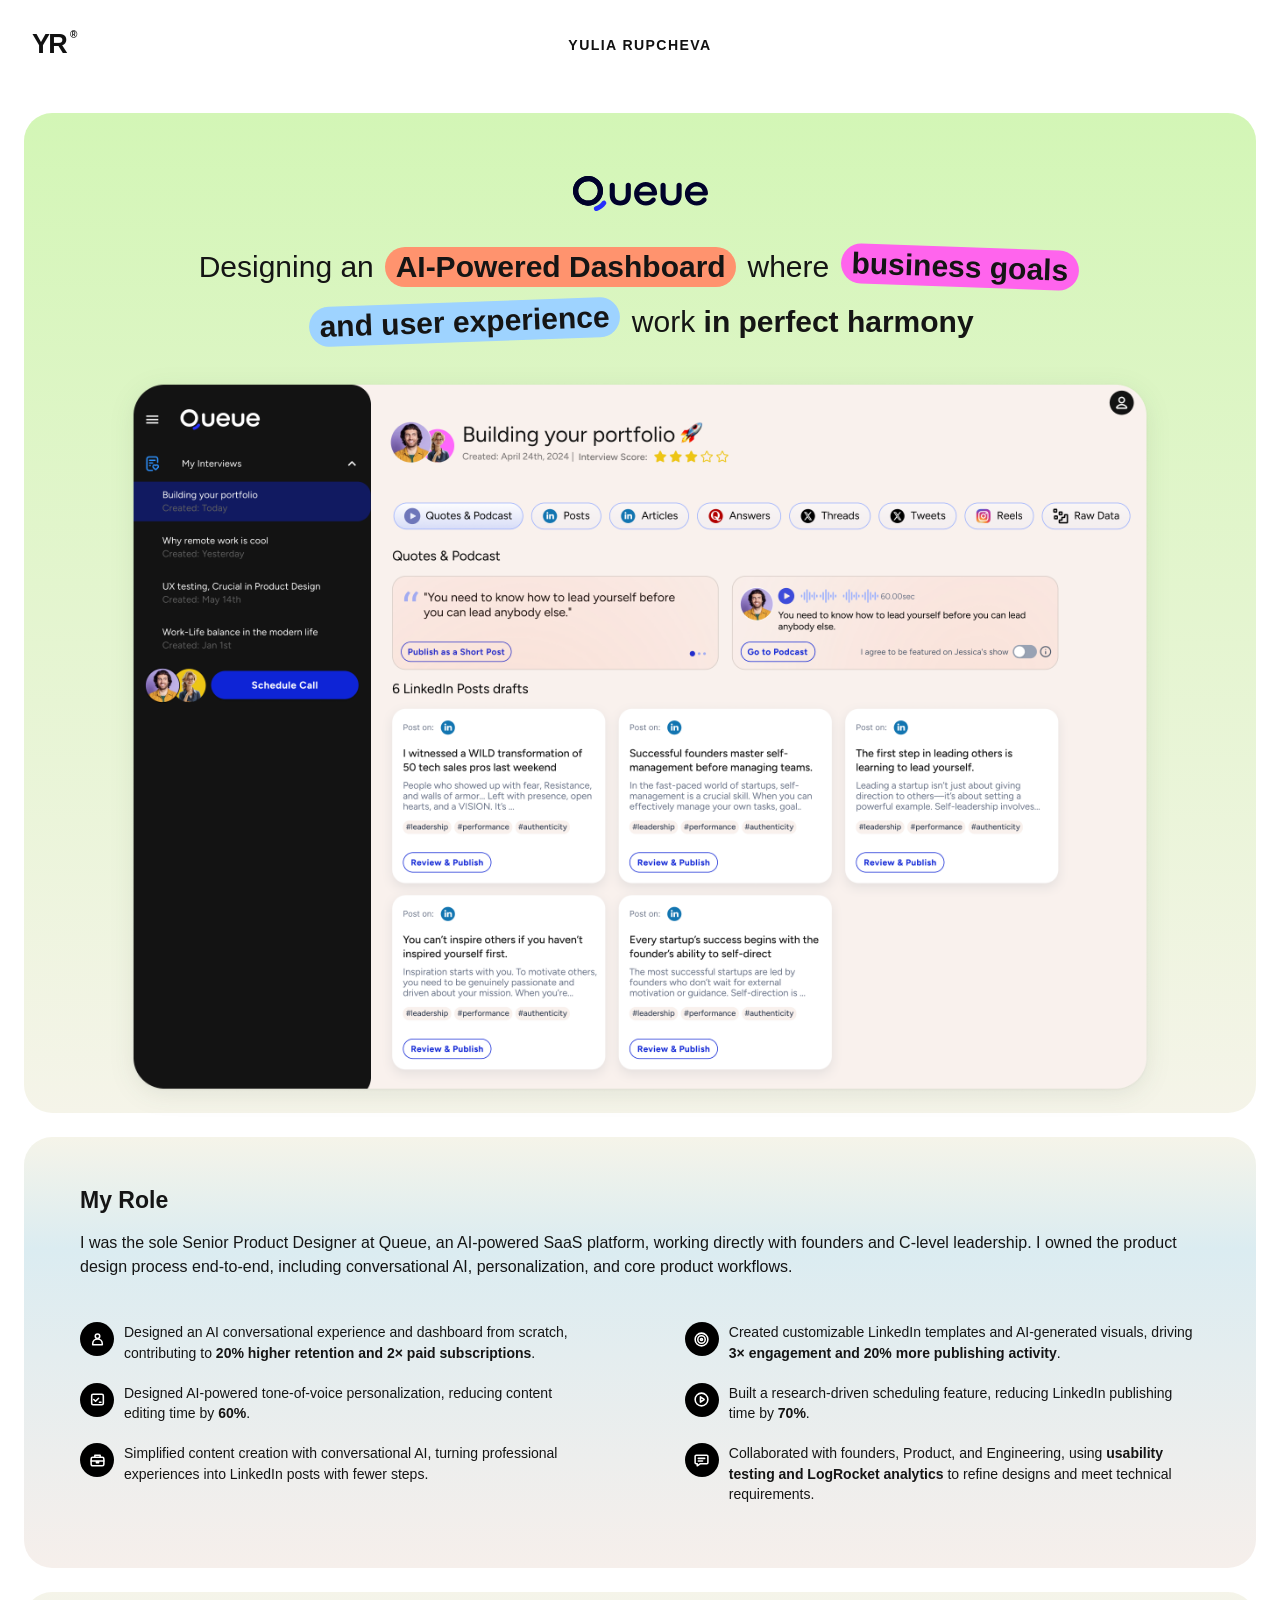
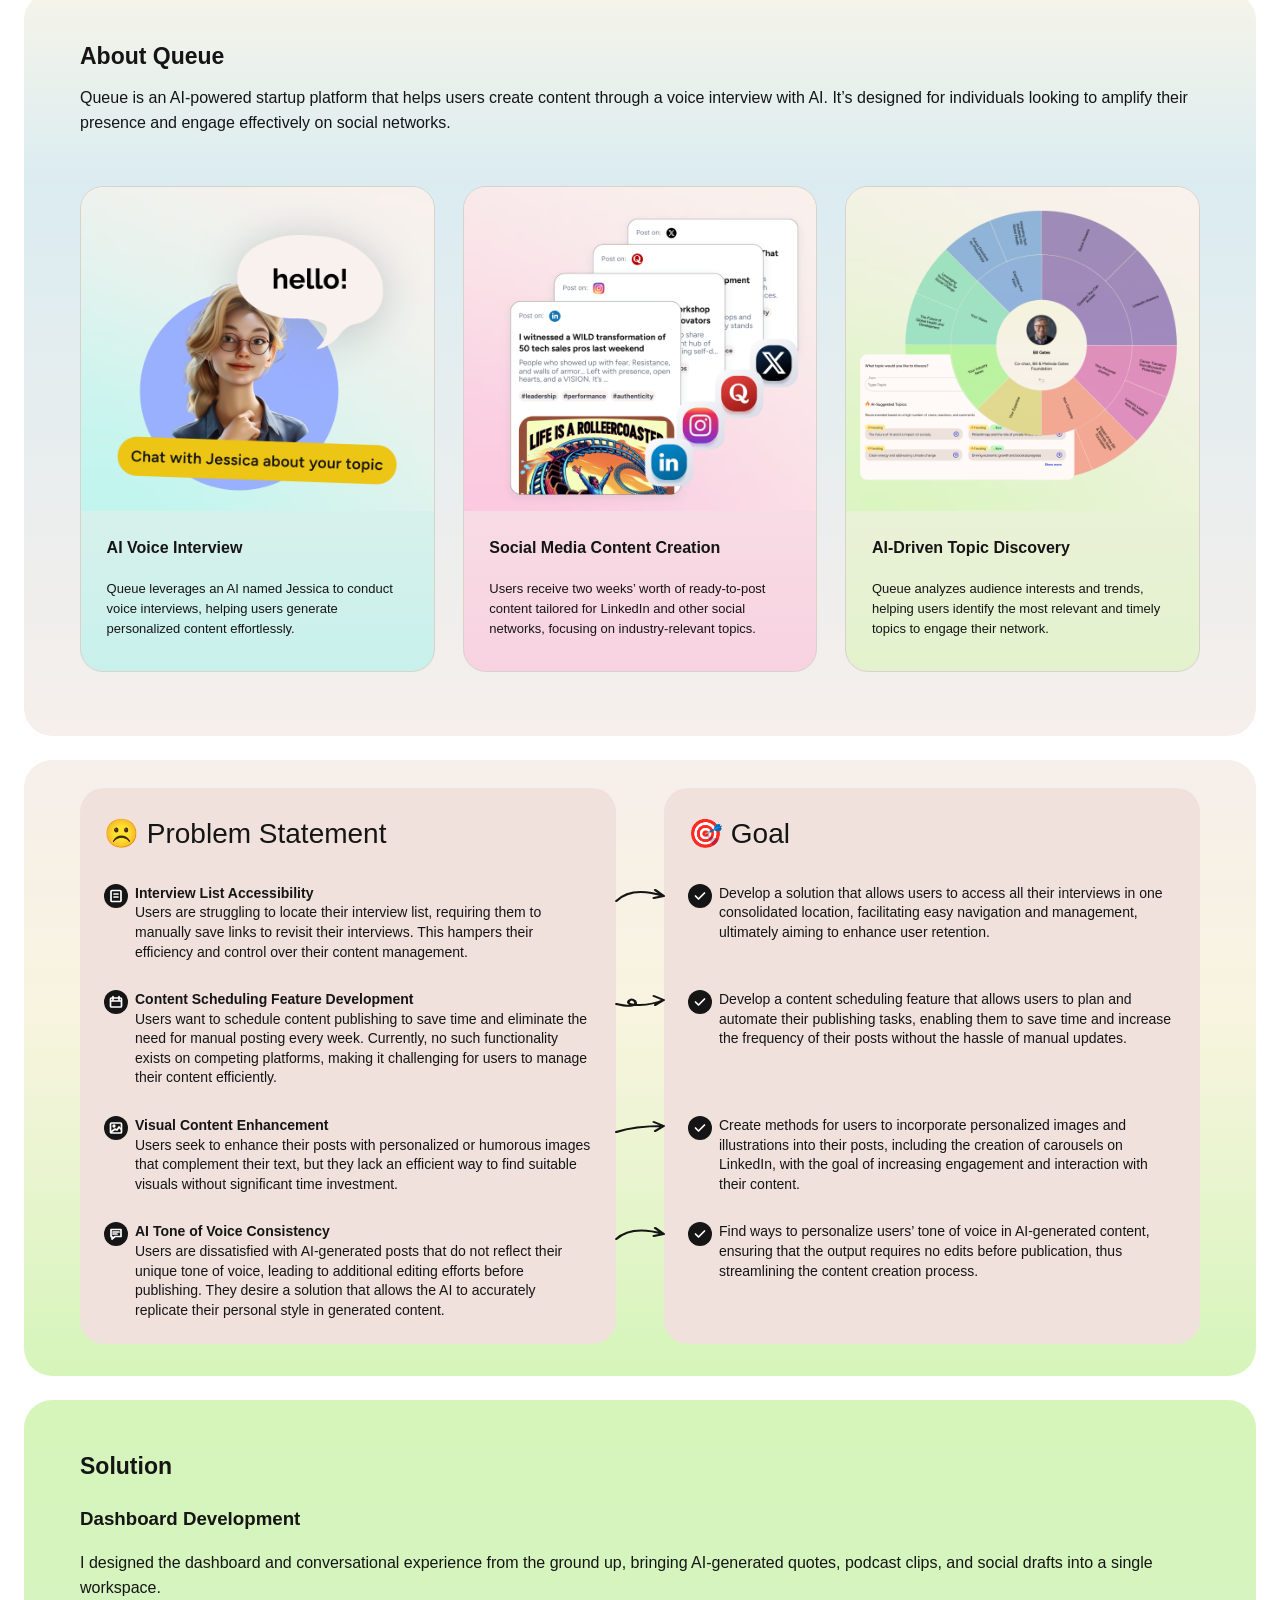
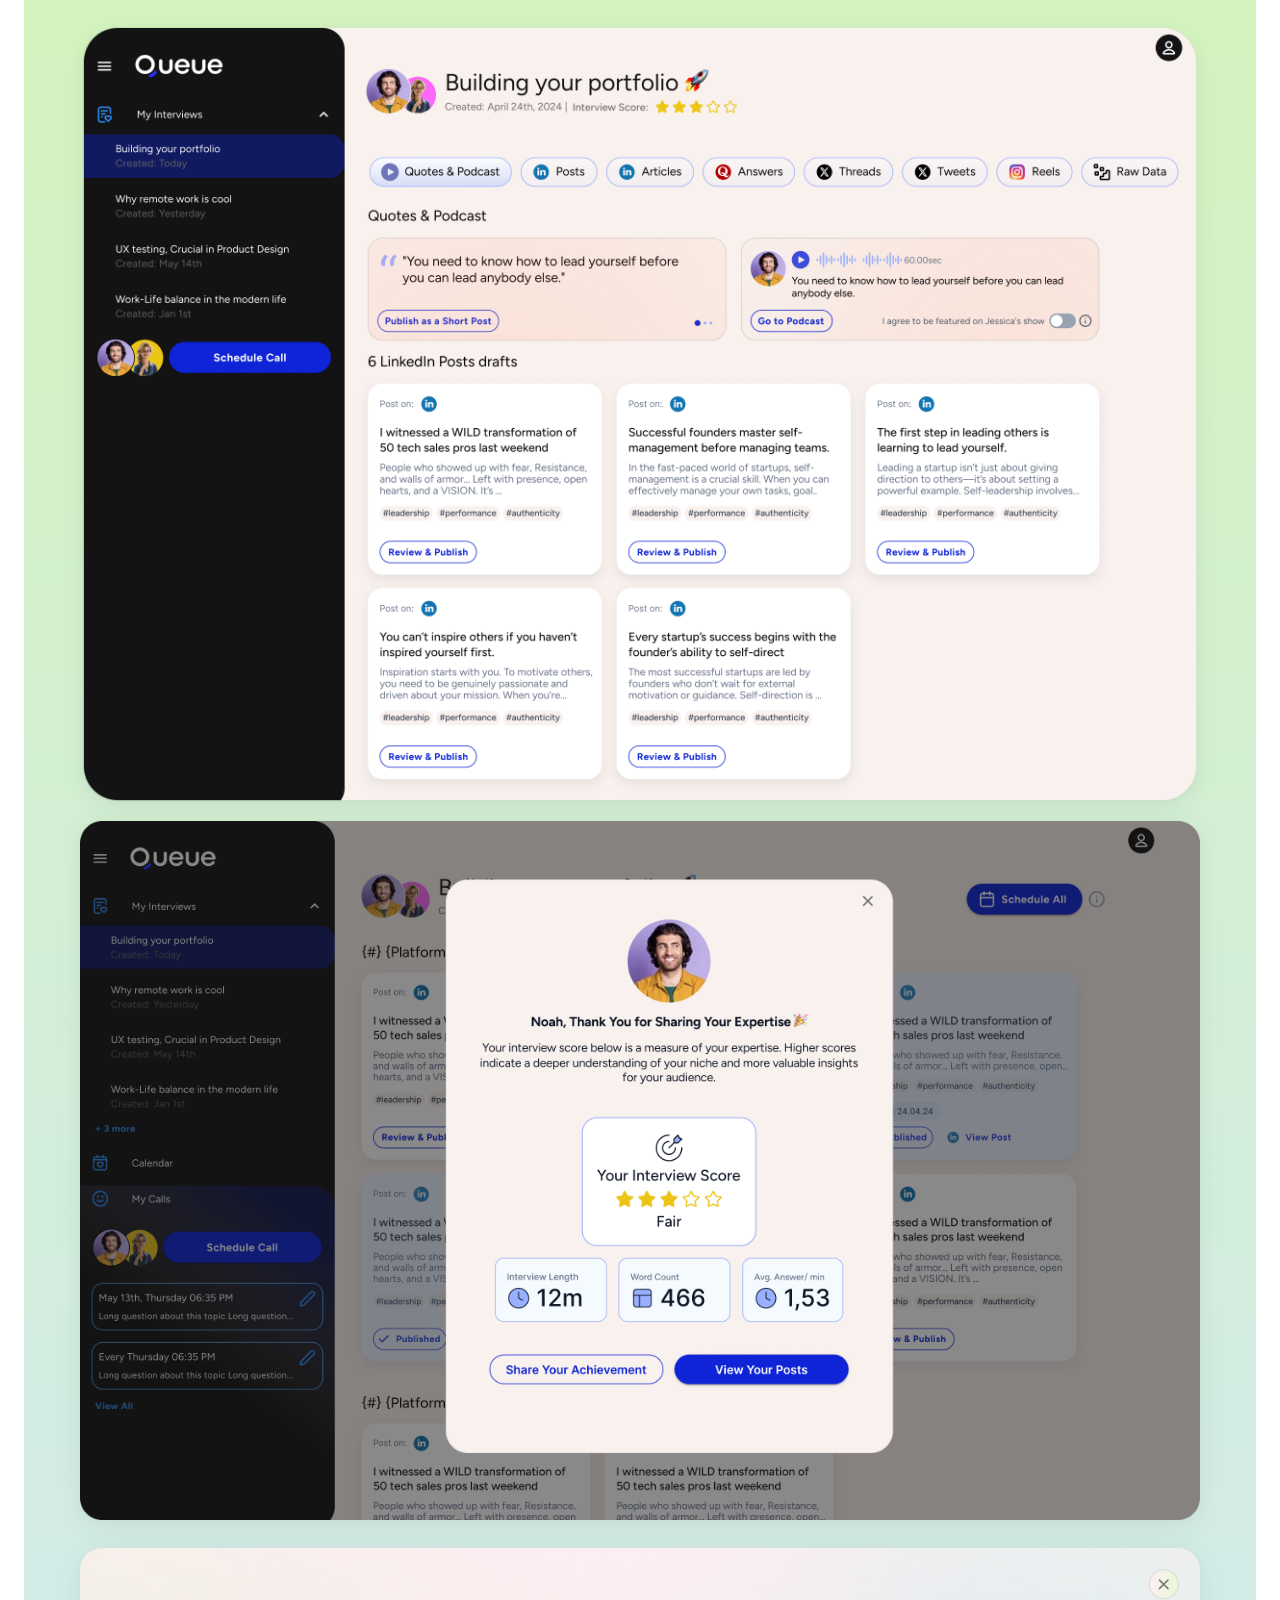
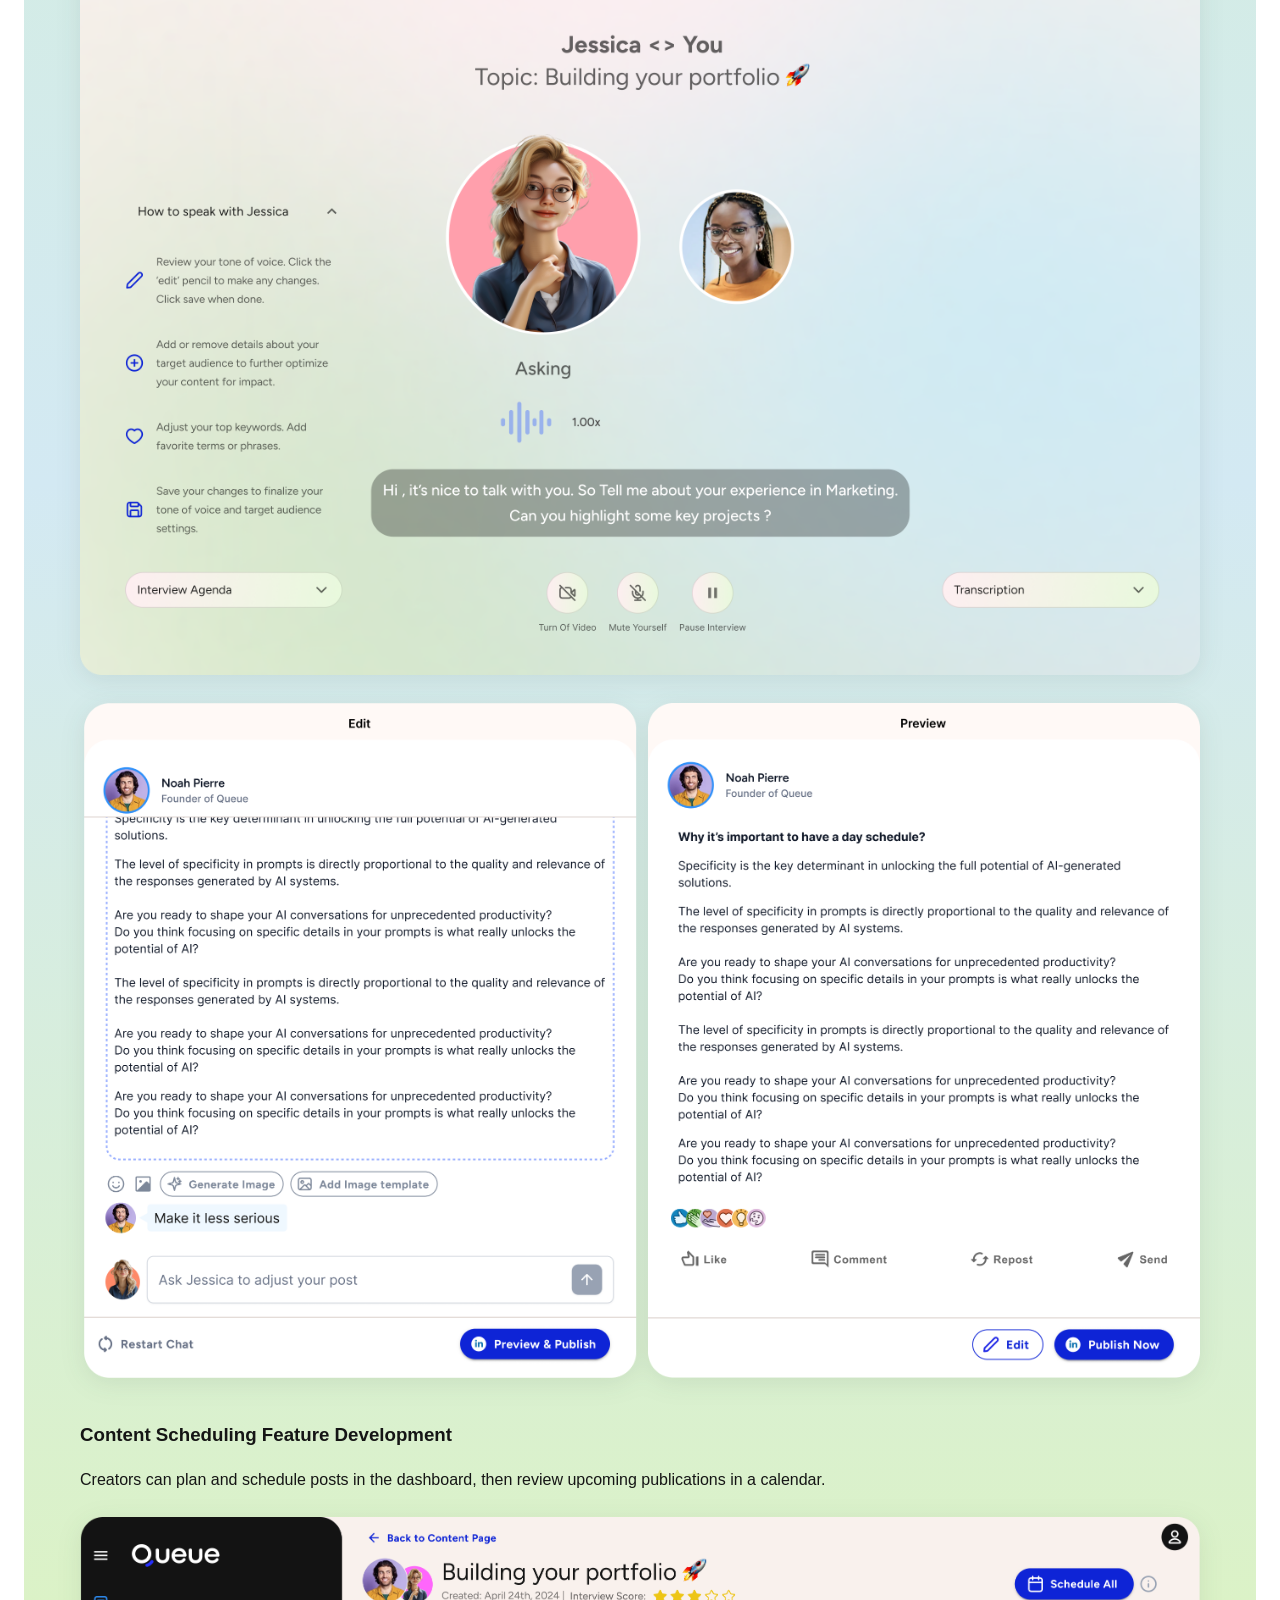
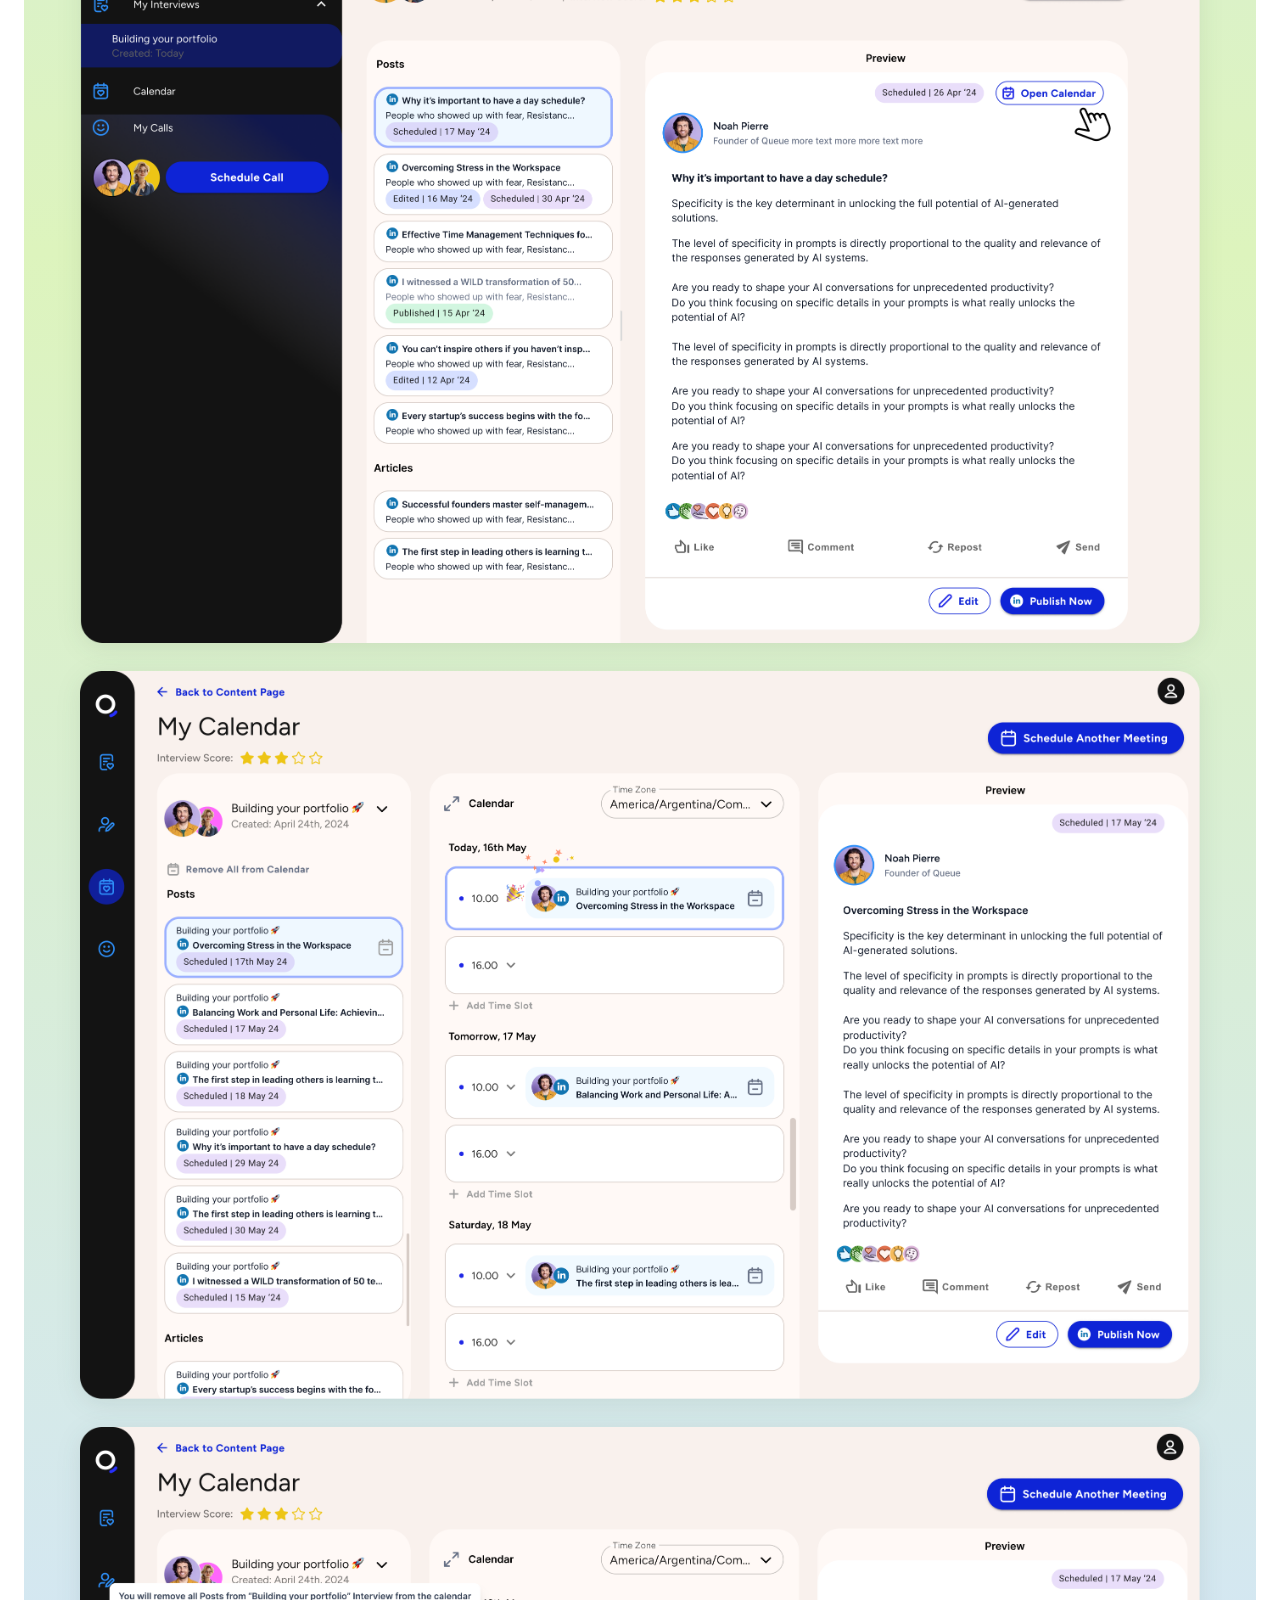
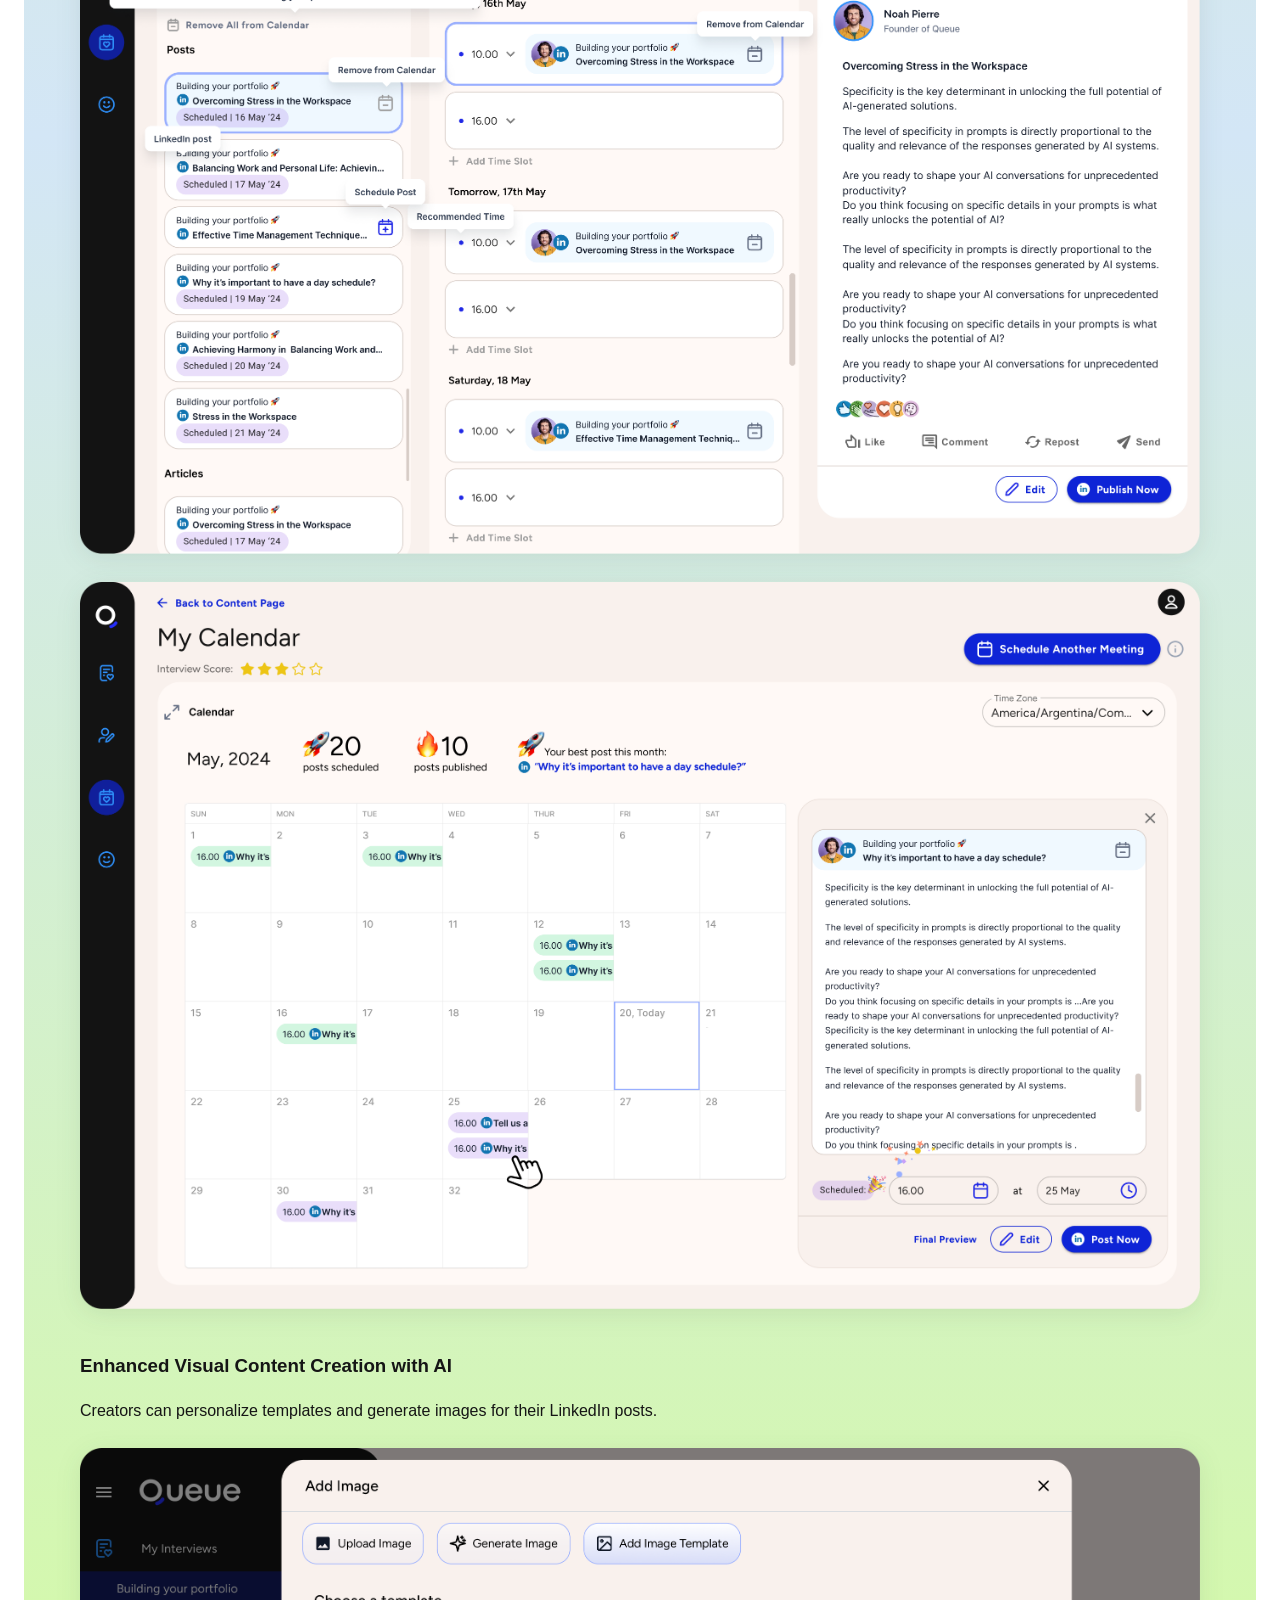
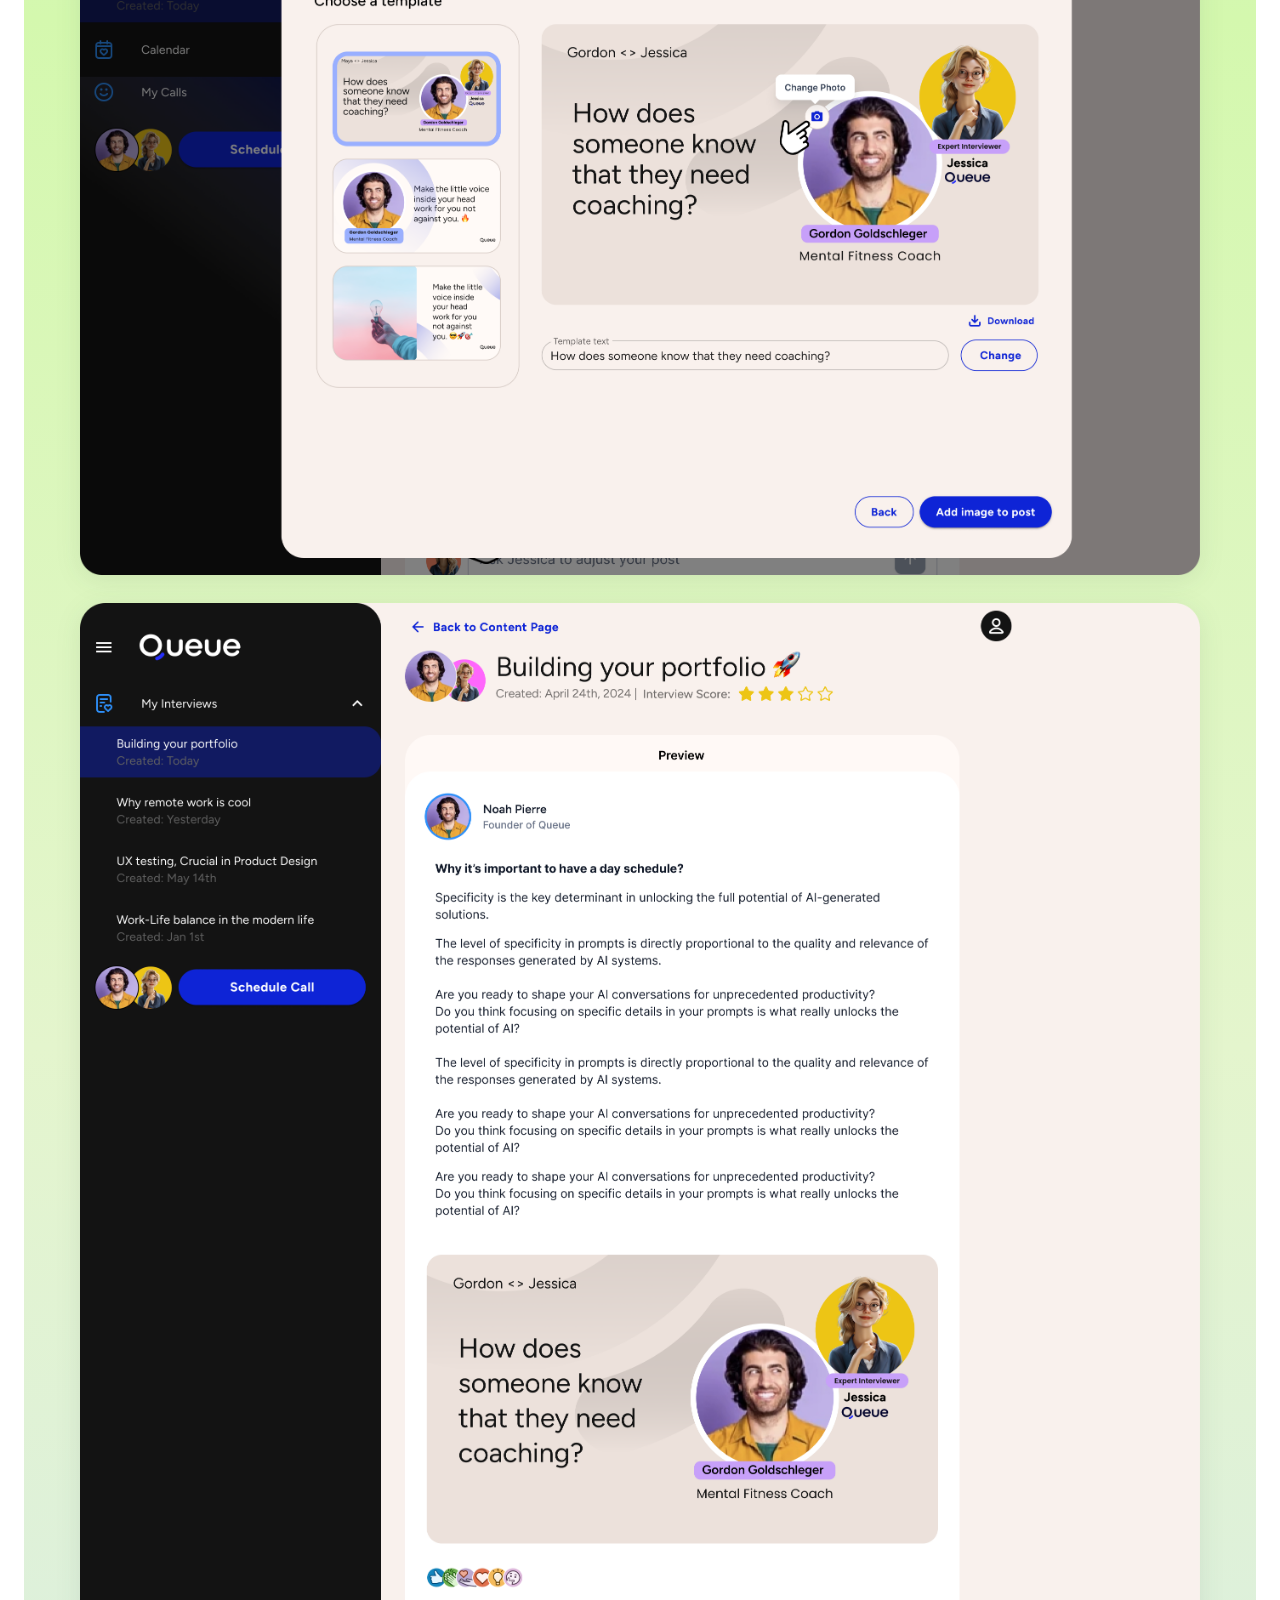
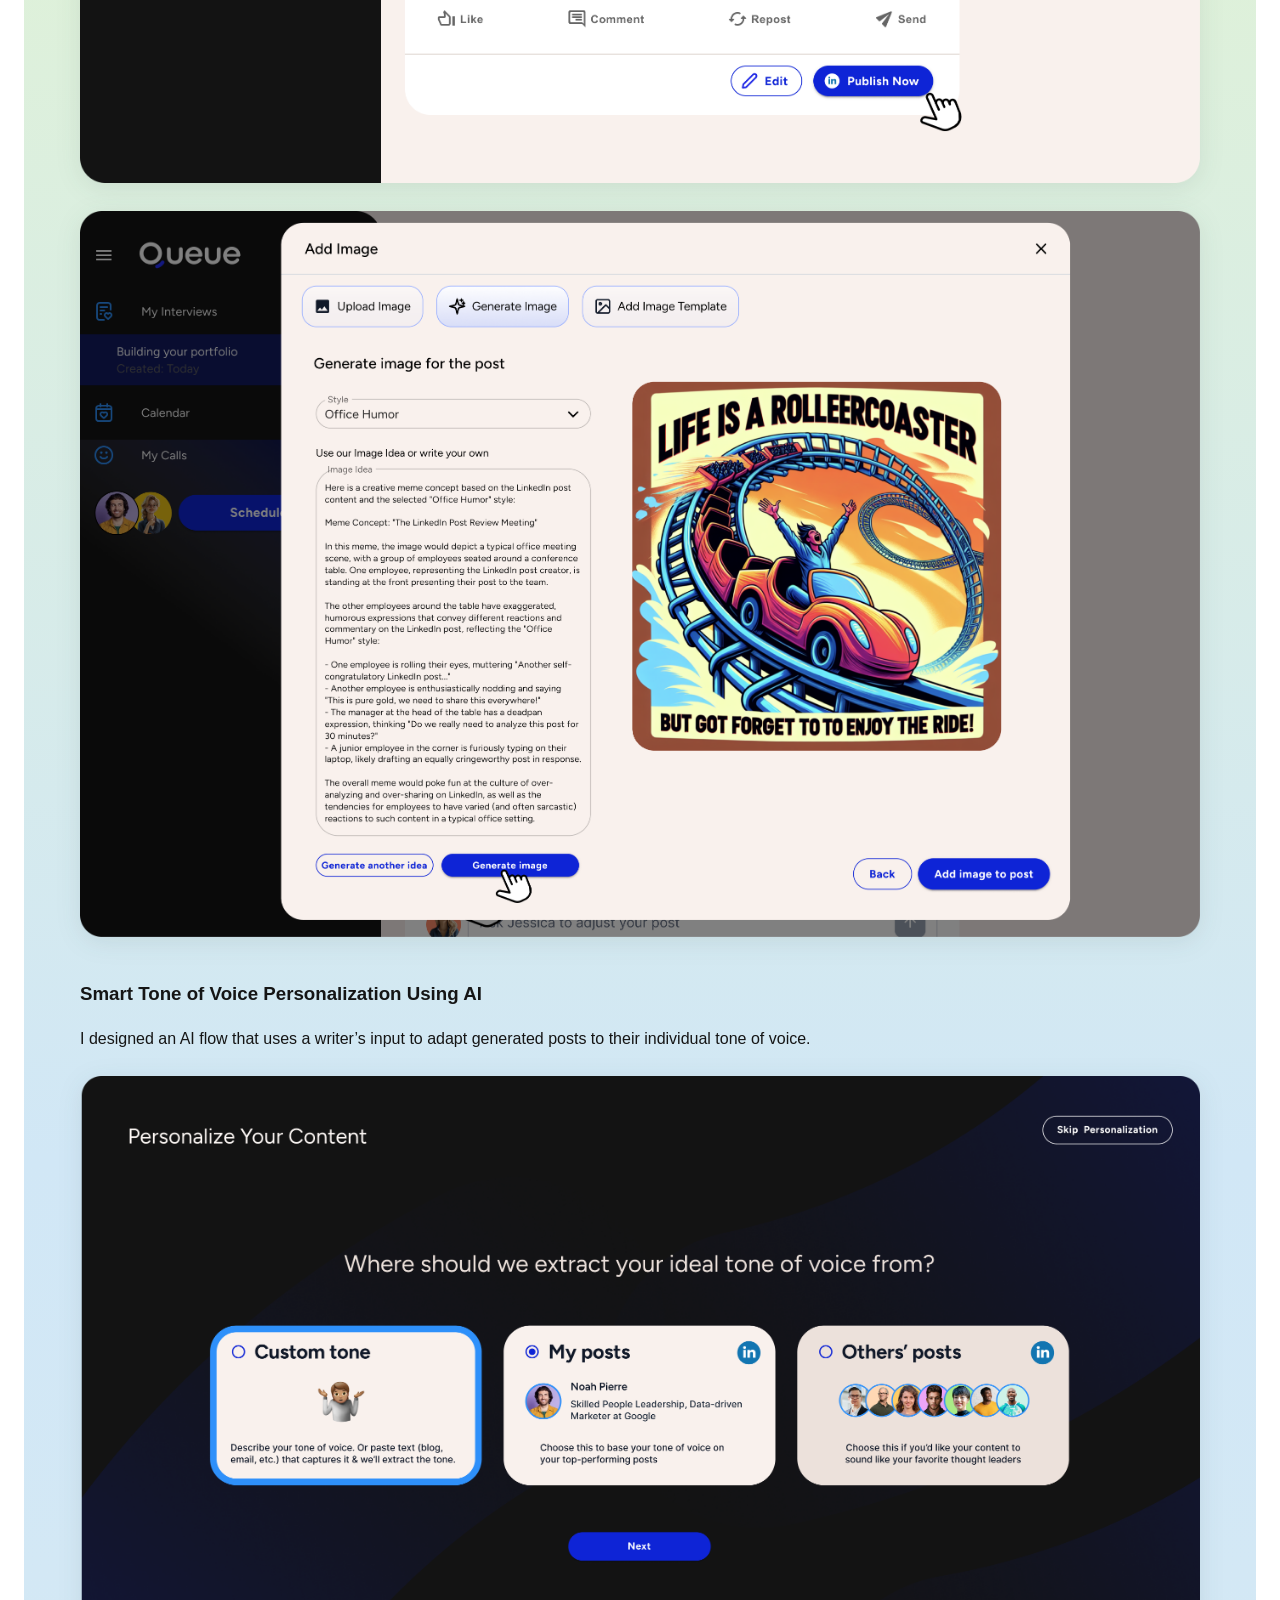
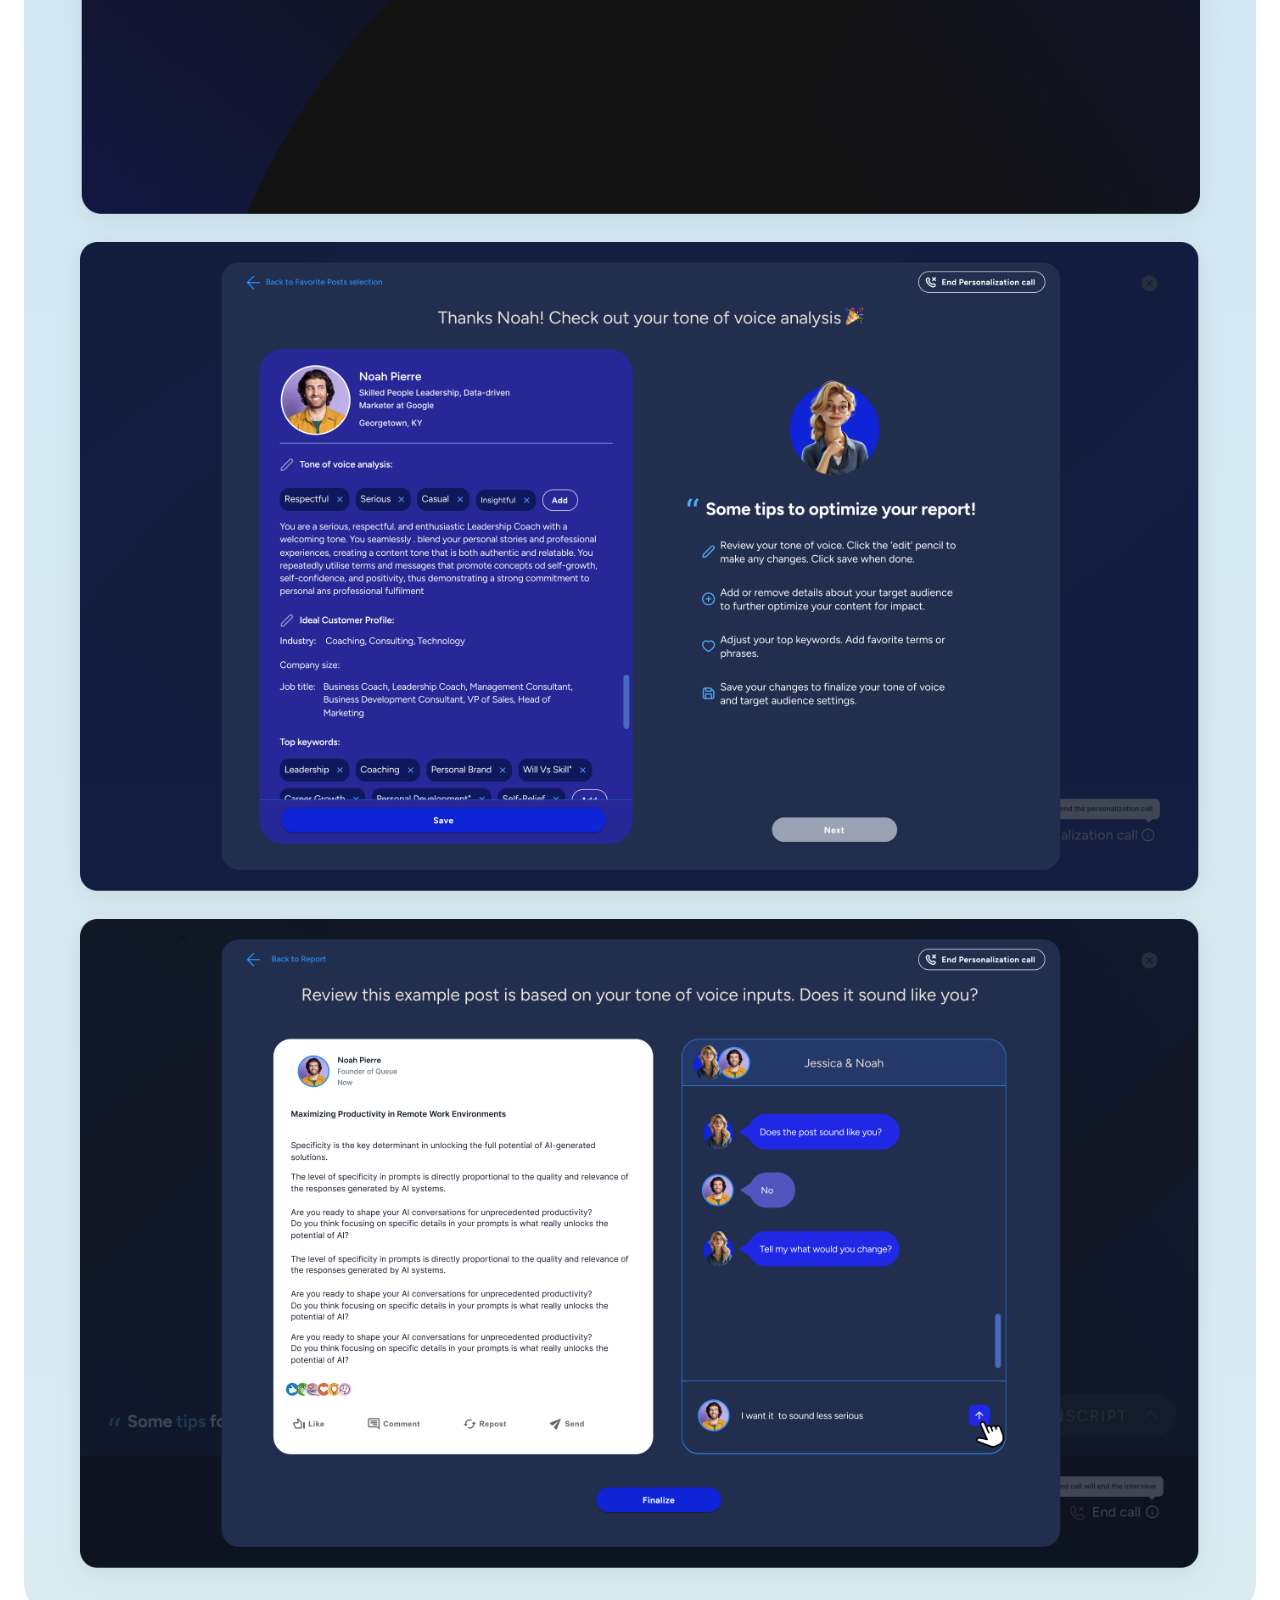
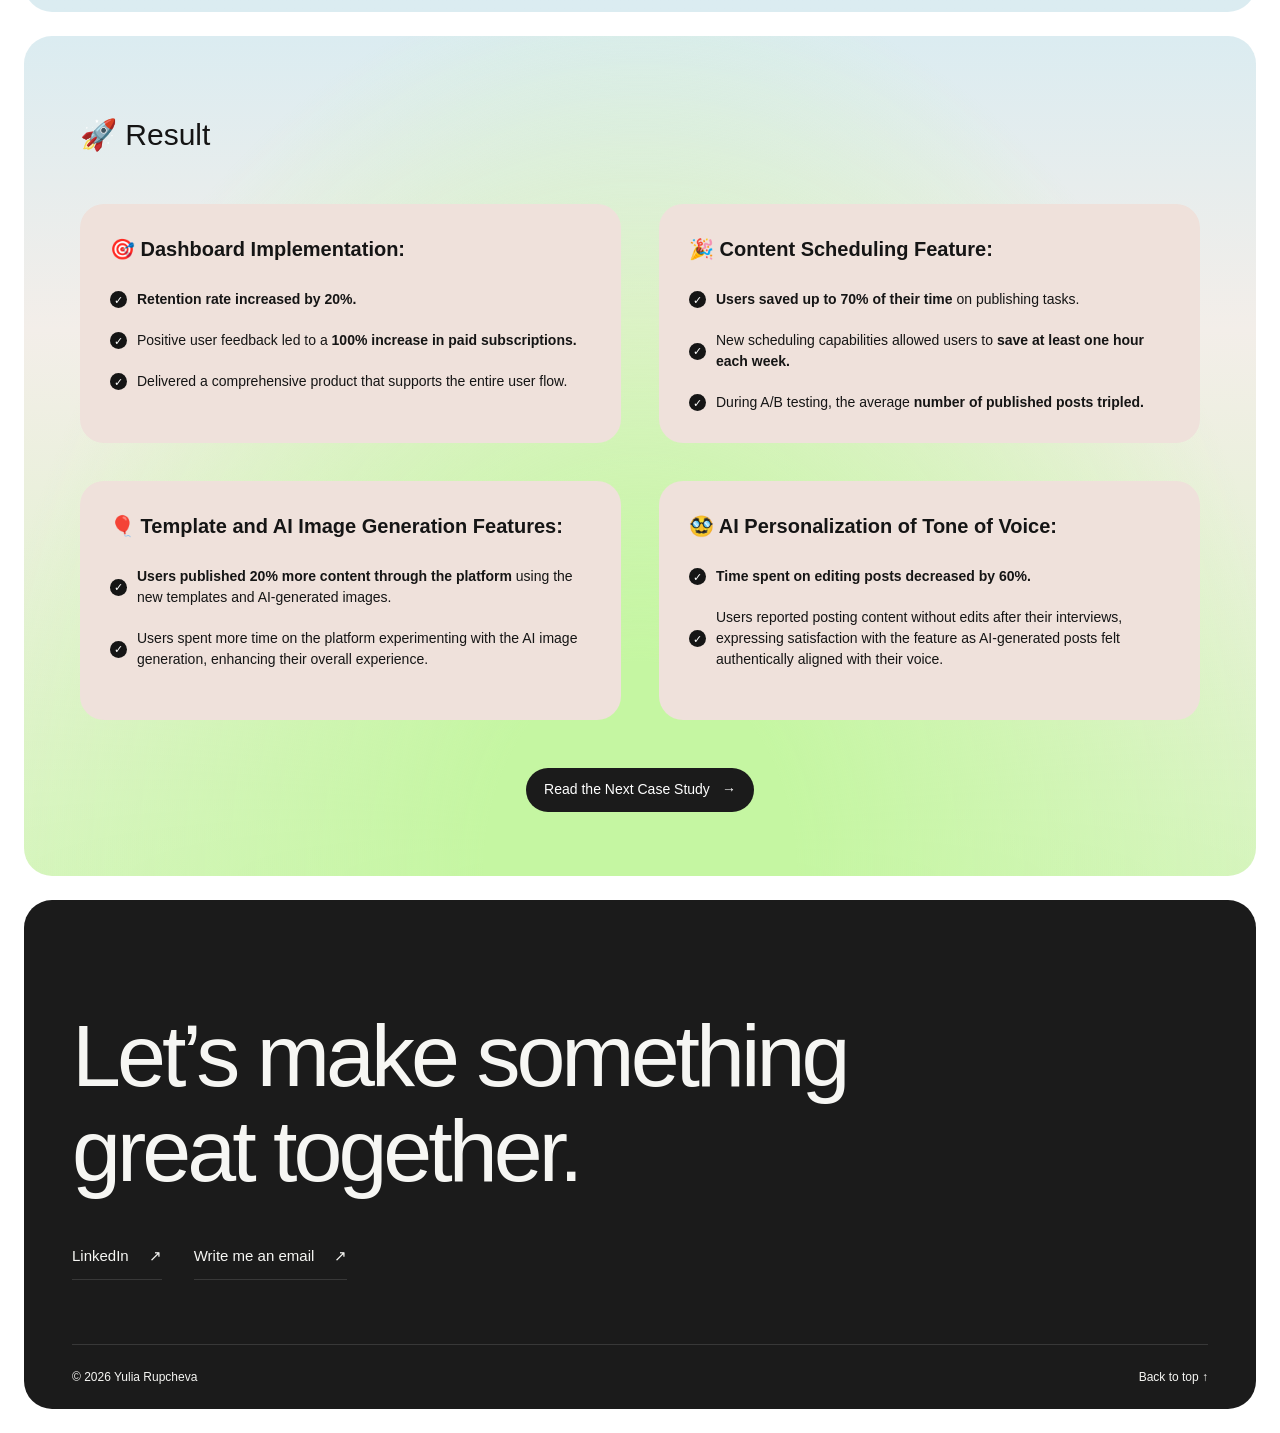
<file: queue.html>
<!doctype html>
<html lang="en">
<head>
  <meta charset="utf-8">
  <meta name="viewport" content="width=device-width, initial-scale=1">
  <title>Queue Case Study | Yulia Rupcheva</title>
  <link rel="stylesheet" href="queue.css">
  <style>
    /* Match the inset card geometry of the portfolio homepage. */
    body.queue-experiment {
      --card-width: min(1540px, calc(100% - 48px));
      --card-radius: 28px;
      --card-gap: 24px;
      --card-top-extra: 12px;
      background: #fff;
    }

    .queue-experiment main {
      display: grid;
      gap: var(--card-gap);
      width: var(--card-width);
      margin: var(--card-gap) auto;
    }

    .queue-experiment main > section,
    .queue-experiment .case-footer {
      min-width: 0;
      border-radius: var(--card-radius);
    }

    .queue-experiment .case-footer {
      width: var(--card-width);
      margin: 0 auto var(--card-gap);
    }

    .queue-experiment .cover {
      padding-block-start: calc(clamp(28px, 4vw, 56px) + var(--card-top-extra));
    }

    .queue-experiment .overview {
      padding-block-start: calc(clamp(21px, 3vw, 43px) + var(--card-top-extra));
    }

    .queue-experiment .study-context {
      padding-block-start: calc(16px + var(--card-top-extra));
    }

    .queue-experiment .solution {
      padding-block-start: calc(max(2px, clamp(42px, 6vw, 86px) - 40px) + var(--card-top-extra));
    }

    .queue-experiment .results {
      padding-block-start: calc(clamp(32px, 5vw, 72px) + var(--card-top-extra));
    }

    .queue-experiment .case-footer { padding-block-start: 30px; }

    .queue-experiment .role-title { display: block; }
    .queue-experiment .about-queue-block { margin-top: 0; }

    @media (max-width: 700px) {
      body.queue-experiment {
        --card-width: calc(100% - 24px);
        --card-radius: 20px;
        --card-gap: 18px;
      }

      .queue-experiment main { margin-top: 12px; }
    }

    @media (max-width: 640px) {
      .queue-experiment .headline-mobile > span { white-space: normal; }
    }
  </style>
  <link rel="stylesheet" href="case-contact.css">
</head>
<body class="queue-experiment">
  <header class="site-header case-home-header"><a class="wordmark" href="index.html" aria-label="Yulia Rupcheva home">YR<span>®</span></a><a class="header-name" href="index.html">Yulia Rupcheva</a></header>
  <main>
    <section class="cover">
      <div class="page-width">
        <img class="logo" src="assets/queue-logo.svg" alt="Queue" width="243" height="63">
        <h1>
          <span class="headline-desktop">Designing an <strong class="orange">AI-Powered Dashboard</strong> where <strong class="pink">business goals</strong><br>
          <strong class="blue">and user experience</strong> work <b>in perfect harmony</b></span>
          <span class="headline-mobile">
            <span>Designing an</span>
            <span><strong class="orange">AI-Powered Dashboard</strong> where</span>
            <span class="headline-highlight-row"><strong class="pink">business goals</strong> <strong class="blue">and user experience</strong></span>
            <span>work <b>in perfect harmony</b></span>
          </span>
        </h1>
        <img class="dashboard" src="assets/queue-dashboard.png" width="2328" height="1622" alt="Queue dashboard showing quotes, podcast clips, and LinkedIn post drafts">
      </div>
    </section>
    <section class="overview" aria-labelledby="queue-role-title">
      <div class="page-width">
        <h2 class="role-title section-heading" id="queue-role-title">My Role</h2>
        <p class="section-intro">I was the sole Senior Product Designer at Queue, an AI-powered SaaS platform, working directly with founders and C-level leadership. I owned the product design process end-to-end, including conversational AI, personalization, and core product workflows.</p>
        <ul class="role">
          <li><span class="role-icon" aria-hidden="true"><svg viewBox="0 0 16 16" fill="none" stroke="currentColor" stroke-width="1.45" stroke-linecap="round" stroke-linejoin="round"><circle cx="8" cy="5" r="2.1"/><path d="M3.5 13v-1a4.5 4.5 0 0 1 9 0v1z"/></svg></span><div><p>Designed an AI conversational experience and dashboard from scratch, contributing to <strong>20% higher retention and 2× paid subscriptions</strong>.</p></div></li>
          <li><span class="role-icon" aria-hidden="true"><svg viewBox="0 0 16 16" fill="none" stroke="currentColor" stroke-width="1.45" stroke-linecap="round" stroke-linejoin="round"><circle cx="8" cy="8" r="6"/><circle cx="8" cy="8" r="3.5"/><circle cx="8" cy="8" r="1"/></svg></span><div><p>Created customizable LinkedIn templates and AI-generated visuals, driving <strong>3× engagement and 20% more publishing activity</strong>.</p></div></li>
          <li><span class="role-icon" aria-hidden="true"><svg viewBox="0 0 16 16" fill="none" stroke="currentColor" stroke-width="1.45" stroke-linecap="round" stroke-linejoin="round"><rect x="2.5" y="3" width="11" height="10" rx="1.4"/><path d="m4.5 8 1.7 1.7L9 6.8M9.8 10.5h1.5"/></svg></span><div><p>Designed AI-powered tone-of-voice personalization, reducing content editing time by <strong>60%</strong>.</p></div></li>
          <li><span class="role-icon" aria-hidden="true"><svg viewBox="0 0 16 16" fill="none" stroke="currentColor" stroke-width="1.45" stroke-linecap="round" stroke-linejoin="round"><circle cx="8" cy="8" r="6"/><path d="m7 5.5 3.5 2.5L7 10.5z"/></svg></span><div><p>Built a research-driven scheduling feature, reducing LinkedIn publishing time by <strong>70%</strong>.</p></div></li>
          <li><span class="role-icon" aria-hidden="true"><svg viewBox="0 0 16 16" fill="none" stroke="currentColor" stroke-width="1.45" stroke-linecap="round" stroke-linejoin="round"><rect x="2" y="5" width="12" height="8" rx="1.5"/><path d="M5.5 5V3h5v2M2 8.5h12M7 8.5v1.5h2V8.5"/></svg></span><div><p>Simplified content creation with conversational AI, turning professional experiences into LinkedIn posts with fewer steps.</p></div></li>
          <li><span class="role-icon" aria-hidden="true"><svg viewBox="0 0 16 16" fill="none" stroke="currentColor" stroke-width="1.45" stroke-linecap="round" stroke-linejoin="round"><path d="M3 3h10a1 1 0 0 1 1 1v6a1 1 0 0 1-1 1H7l-3 2v-2H3a1 1 0 0 1-1-1V4a1 1 0 0 1 1-1zM5 6h6M5 8.5h4"/></svg></span><div><p>Collaborated with founders, Product, and Engineering, using <strong>usability testing and LogRocket analytics</strong> to refine designs and meet technical requirements.</p></div></li>
        </ul>
      </div>
    </section>
    <section class="overview" aria-labelledby="queue-about-title">
      <div class="page-width">
        <div class="about-queue-block">
          <h2 class="section-heading" id="queue-about-title">About Queue</h2>
          <p class="section-intro">Queue is an AI-powered startup platform that helps users create content through a voice interview with AI. It’s designed for individuals looking to amplify their presence and engage effectively on social networks.</p>
          <div class="features queue-feature-cards">
            <article><div class="feature-art-window"><img class="feature-art" src="assets/queue-study/feature-interview.png" alt="" loading="lazy"></div><h3>AI Voice Interview</h3><p>Queue leverages an AI named Jessica to conduct voice interviews, helping users generate personalized content effortlessly.</p></article>
            <article><div class="feature-art-window"><img class="feature-art" src="assets/queue-study/feature-content.png" alt="" loading="lazy"></div><h3>Social Media Content Creation</h3><p>Users receive two weeks’ worth of ready-to-post content tailored for LinkedIn and other social networks, focusing on industry-relevant topics.</p></article>
            <article><div class="feature-art-window"><img class="feature-art" src="assets/queue-study/feature-topics.png" alt="" loading="lazy"></div><h3>AI-Driven Topic Discovery</h3><p>Queue analyzes audience interests and trends, helping users identify the most relevant and timely topics to engage their network.</p></article>
          </div>
        </div>
      </div>
    </section>
    <section class="study-context" aria-label="Problem statement and goals">
      <div class="page-width study-pairs">
          <div class="study-panel">
            <h3>☹️ Problem Statement</h3>
            <div class="study-item">
              <span class="study-icon" aria-hidden="true"><svg viewBox="0 0 16 16" fill="none" stroke="currentColor" stroke-width="1.45" stroke-linecap="round" stroke-linejoin="round"><rect x="3" y="2.5" width="10" height="11" rx="1"/><path d="M6 6h4M6 9h4"/></svg></span>
              <div><h4>Interview List Accessibility</h4><p>Users are struggling to locate their interview list, requiring them to manually save links to revisit their interviews. This hampers their efficiency and control over their content management.</p></div>
              <svg class="study-arrow" viewBox="0 0 36 20" preserveAspectRatio="none" aria-hidden="true" fill="none" stroke="currentColor" stroke-width="2" stroke-linecap="round" stroke-linejoin="round"><path d="M1 15 Q12 0 35 10 M29 4 L35 10 L28 12"/></svg>
            </div>
            <div class="study-item">
              <span class="study-icon" aria-hidden="true"><svg viewBox="0 0 16 16" fill="none" stroke="currentColor" stroke-width="1.45" stroke-linecap="round" stroke-linejoin="round"><rect x="2.5" y="4" width="11" height="9" rx="1"/><path d="M5 2.5v3M11 2.5v3M3 7h10"/></svg></span>
              <div><h4>Content Scheduling Feature Development</h4><p>Users want to schedule content publishing to save time and eliminate the need for manual posting every week. Currently, no such functionality exists on competing platforms, making it challenging for users to manage their content efficiently.</p></div>
              <svg class="study-arrow" viewBox="0 0 36 20" preserveAspectRatio="none" aria-hidden="true" fill="none" stroke="currentColor" stroke-width="2" stroke-linecap="round" stroke-linejoin="round"><path d="M1 12 C23 19 13 3 10 9 S25 14 35 8 M28 4 L35 8 L29 13"/></svg>
            </div>
            <div class="study-item">
              <span class="study-icon" aria-hidden="true"><svg viewBox="0 0 16 16" fill="none" stroke="currentColor" stroke-width="1.45" stroke-linecap="round" stroke-linejoin="round"><rect x="2.5" y="3" width="11" height="10" rx="1"/><circle cx="6" cy="6" r=".8"/><path d="m3 12 4-3 2 1 2-3 2 2"/></svg></span>
              <div><h4>Visual Content Enhancement</h4><p>Users seek to enhance their posts with personalized or humorous images that complement their text, but they lack an efficient way to find suitable visuals without significant time investment.</p></div>
              <svg class="study-arrow" viewBox="0 0 36 20" preserveAspectRatio="none" aria-hidden="true" fill="none" stroke="currentColor" stroke-width="2" stroke-linecap="round" stroke-linejoin="round"><path d="M1 14 Q14 8 35 8 M28 4 L35 8 L29 13"/></svg>
            </div>
            <div class="study-item">
              <span class="study-icon" aria-hidden="true"><svg viewBox="0 0 16 16" fill="none" stroke="currentColor" stroke-width="1.45" stroke-linecap="round" stroke-linejoin="round"><path d="M3 3.5h10v7H7l-3 2.5v-2.5H3zM5 6h6M5 8h4"/></svg></span>
              <div><h4>AI Tone of Voice Consistency</h4><p>Users are dissatisfied with AI-generated posts that do not reflect their unique tone of voice, leading to additional editing efforts before publishing. They desire a solution that allows the AI to accurately replicate their personal style in generated content.</p></div>
              <svg class="study-arrow" viewBox="0 0 36 20" preserveAspectRatio="none" aria-hidden="true" fill="none" stroke="currentColor" stroke-width="2" stroke-linecap="round" stroke-linejoin="round"><path d="M1 15 Q12 1 35 10 M29 4 L35 10 L28 12"/></svg>
            </div>
          </div>
          <div class="study-panel">
            <h3>🎯 Goal</h3>
            <div class="study-item">
              <span class="study-icon" aria-hidden="true"><svg viewBox="0 0 16 16" fill="none" stroke="currentColor" stroke-linecap="round" stroke-linejoin="round"><path d="m3.5 8 3 3 6-6"/></svg></span>
              <p>Develop a solution that allows users to access all their interviews in one consolidated location, facilitating easy navigation and management, ultimately aiming to enhance user retention.</p>
            </div>
            <div class="study-item">
              <span class="study-icon" aria-hidden="true"><svg viewBox="0 0 16 16" fill="none" stroke="currentColor" stroke-linecap="round" stroke-linejoin="round"><path d="m3.5 8 3 3 6-6"/></svg></span>
              <p>Develop a content scheduling feature that allows users to plan and automate their publishing tasks, enabling them to save time and increase the frequency of their posts without the hassle of manual updates.</p>
            </div>
            <div class="study-item">
              <span class="study-icon" aria-hidden="true"><svg viewBox="0 0 16 16" fill="none" stroke="currentColor" stroke-linecap="round" stroke-linejoin="round"><path d="m3.5 8 3 3 6-6"/></svg></span>
              <p>Create methods for users to incorporate personalized images and illustrations into their posts, including the creation of carousels on LinkedIn, with the goal of increasing engagement and interaction with their content.</p>
            </div>
            <div class="study-item">
              <span class="study-icon" aria-hidden="true"><svg viewBox="0 0 16 16" fill="none" stroke="currentColor" stroke-linecap="round" stroke-linejoin="round"><path d="m3.5 8 3 3 6-6"/></svg></span>
              <p>Find ways to personalize users’ tone of voice in AI-generated content, ensuring that the output requires no edits before publication, thus streamlining the content creation process.</p>
            </div>
          </div>
      </div>
    </section>
    <section class="solution">
      <div class="page-width">
        <h2>Solution</h2>
        <h3>Dashboard Development</h3>
        <p>I designed the dashboard and conversational experience from the ground up, bringing AI-generated quotes, podcast clips, and social drafts into a single workspace.</p>
        <img class="dashboard" src="assets/queue-dashboard.png" width="2328" height="1622" alt="The Queue dashboard design" loading="lazy">
        <img class="dashboard study-visual" src="assets/queue-study/interview-dialog.png" width="2646" height="1650" alt="Interview details dialog" loading="lazy">
        <img class="dashboard study-visual" src="assets/queue-study/conversation.png" width="2636" height="1712" alt="Voice interview with Jessica" loading="lazy">
        <img class="dashboard study-visual" src="assets/queue-study/review.png" width="2646" height="1595" alt="Generated post drafts and review controls" loading="lazy">
        <h3>Content Scheduling Feature Development</h3>
        <p>Creators can plan and schedule posts in the dashboard, then review upcoming publications in a calendar.</p>
        <img class="dashboard study-visual" src="assets/queue-study/schedule-editor.png" width="2639" height="1712" alt="Post scheduling editor" loading="lazy">
        <img class="dashboard study-visual" src="assets/queue-study/schedule-list.png" width="2639" height="1714" alt="Scheduled posts list" loading="lazy">
        <img class="dashboard study-visual" src="assets/queue-study/schedule-preview.png" width="2639" height="1713" alt="Post preview and scheduling controls" loading="lazy">
        <img class="dashboard study-visual" src="assets/queue-study/calendar-updated.png" width="2634" height="1711" alt="Publishing calendar" loading="lazy">
        <h3>Enhanced Visual Content Creation with AI</h3>
        <p>Creators can personalize templates and generate images for their LinkedIn posts.</p>
        <img class="dashboard study-visual" src="assets/queue-study/visual-templates.png" width="2633" height="1710" alt="Visual template picker" loading="lazy">
        <img class="dashboard study-visual" src="assets/queue-study/visual-editor.png" width="2633" height="2774" alt="Post editor with a visual template" loading="lazy">
        <img class="dashboard study-visual" src="assets/queue-study/image-generation.png" width="2633" height="1707" alt="AI-generated image in the post editor" loading="lazy">
        <h3>Smart Tone of Voice Personalization Using AI</h3>
        <p>I designed an AI flow that uses a writer’s input to adapt generated posts to their individual tone of voice.</p>
        <img class="dashboard study-visual" src="assets/queue-study/voice-options.png" width="2640" height="1741" alt="Tone of voice setup options" loading="lazy">
        <img class="dashboard study-visual" src="assets/queue-study/voice-analysis.png" width="2640" height="1530" alt="AI tone of voice analysis" loading="lazy">
        <img class="dashboard study-visual" src="assets/queue-study/voice-preview.png" width="2640" height="1530" alt="Example post and tone feedback" loading="lazy">
      </div>
    </section>
    <section class="results">
      <div class="page-width">
        <h2>🚀 Result</h2>
        <div class="result-grid">
          <article>
            <h3>🎯 Dashboard Implementation:</h3>
            <ul>
              <li><span aria-hidden="true">✓</span><div><strong>Retention rate increased by 20%.</strong></div></li>
              <li><span aria-hidden="true">✓</span><div>Positive user feedback led to a <strong>100% increase in paid subscriptions.</strong></div></li>
              <li><span aria-hidden="true">✓</span><div>Delivered a comprehensive product that supports the entire user flow.</div></li>
            </ul>
          </article>
          <article>
            <h3>🎉 Content Scheduling Feature:</h3>
            <ul>
              <li><span aria-hidden="true">✓</span><div><strong>Users saved up to 70% of their time</strong> on publishing tasks.</div></li>
              <li><span aria-hidden="true">✓</span><div>New scheduling capabilities allowed users to <strong>save at least one hour each week.</strong></div></li>
              <li><span aria-hidden="true">✓</span><div>During A/B testing, the average <strong>number of published posts tripled.</strong></div></li>
            </ul>
          </article>
          <article>
            <h3>🎈 Template and AI Image Generation Features:</h3>
            <ul>
              <li><span aria-hidden="true">✓</span><div><strong>Users published 20% more content through the platform</strong> using the new templates and AI-generated images.</div></li>
              <li><span aria-hidden="true">✓</span><div>Users spent more time on the platform experimenting with the AI image generation, enhancing their overall experience.</div></li>
            </ul>
          </article>
          <article>
            <h3>🥸 AI Personalization of Tone of Voice:</h3>
            <ul>
              <li><span aria-hidden="true">✓</span><div><strong>Time spent on editing posts decreased by 60%.</strong></div></li>
              <li><span aria-hidden="true">✓</span><div>Users reported posting content without edits after their interviews, expressing satisfaction with the feature as AI-generated posts felt authentically aligned with their voice.</div></li>
            </ul>
          </article>
        </div>

      </div>
      <div class="next-case-action">
        <a class="next-case-link" href="instapanel-core-actions.html">Read the Next Case Study <span aria-hidden="true">→</span></a>
      </div>
    </section>
  </main>
  <section class="case-contact" id="contact">
  <h2>Let’s make something<br>great together.</h2>
  <ul class="contact-links">
    <li><a class="contact-link" href="https://www.linkedin.com/in/yulia-rupcheva/" target="_blank" rel="noopener noreferrer">LinkedIn <span aria-hidden="true">↗</span></a></li>
    <li><button class="contact-link contact-email" type="button">Write me an email <span aria-hidden="true">↗</span></button></li>
  </ul>
  <footer><span>© 2026 Yulia Rupcheva</span><a href="#">Back to top ↑</a></footer>
</section>
  <script src="case-header.js" defer></script>
  <script>
  document.querySelector('.contact-email').addEventListener('click', (event) => {
    const address = document.createElement('span');
    address.className = 'contact-link';
    address.tabIndex = -1;
    address.textContent = 'yuliarupcheva@gmail.com';
    event.currentTarget.replaceWith(address);
    address.focus();
  });
</script>
</body>
</html>
</file>
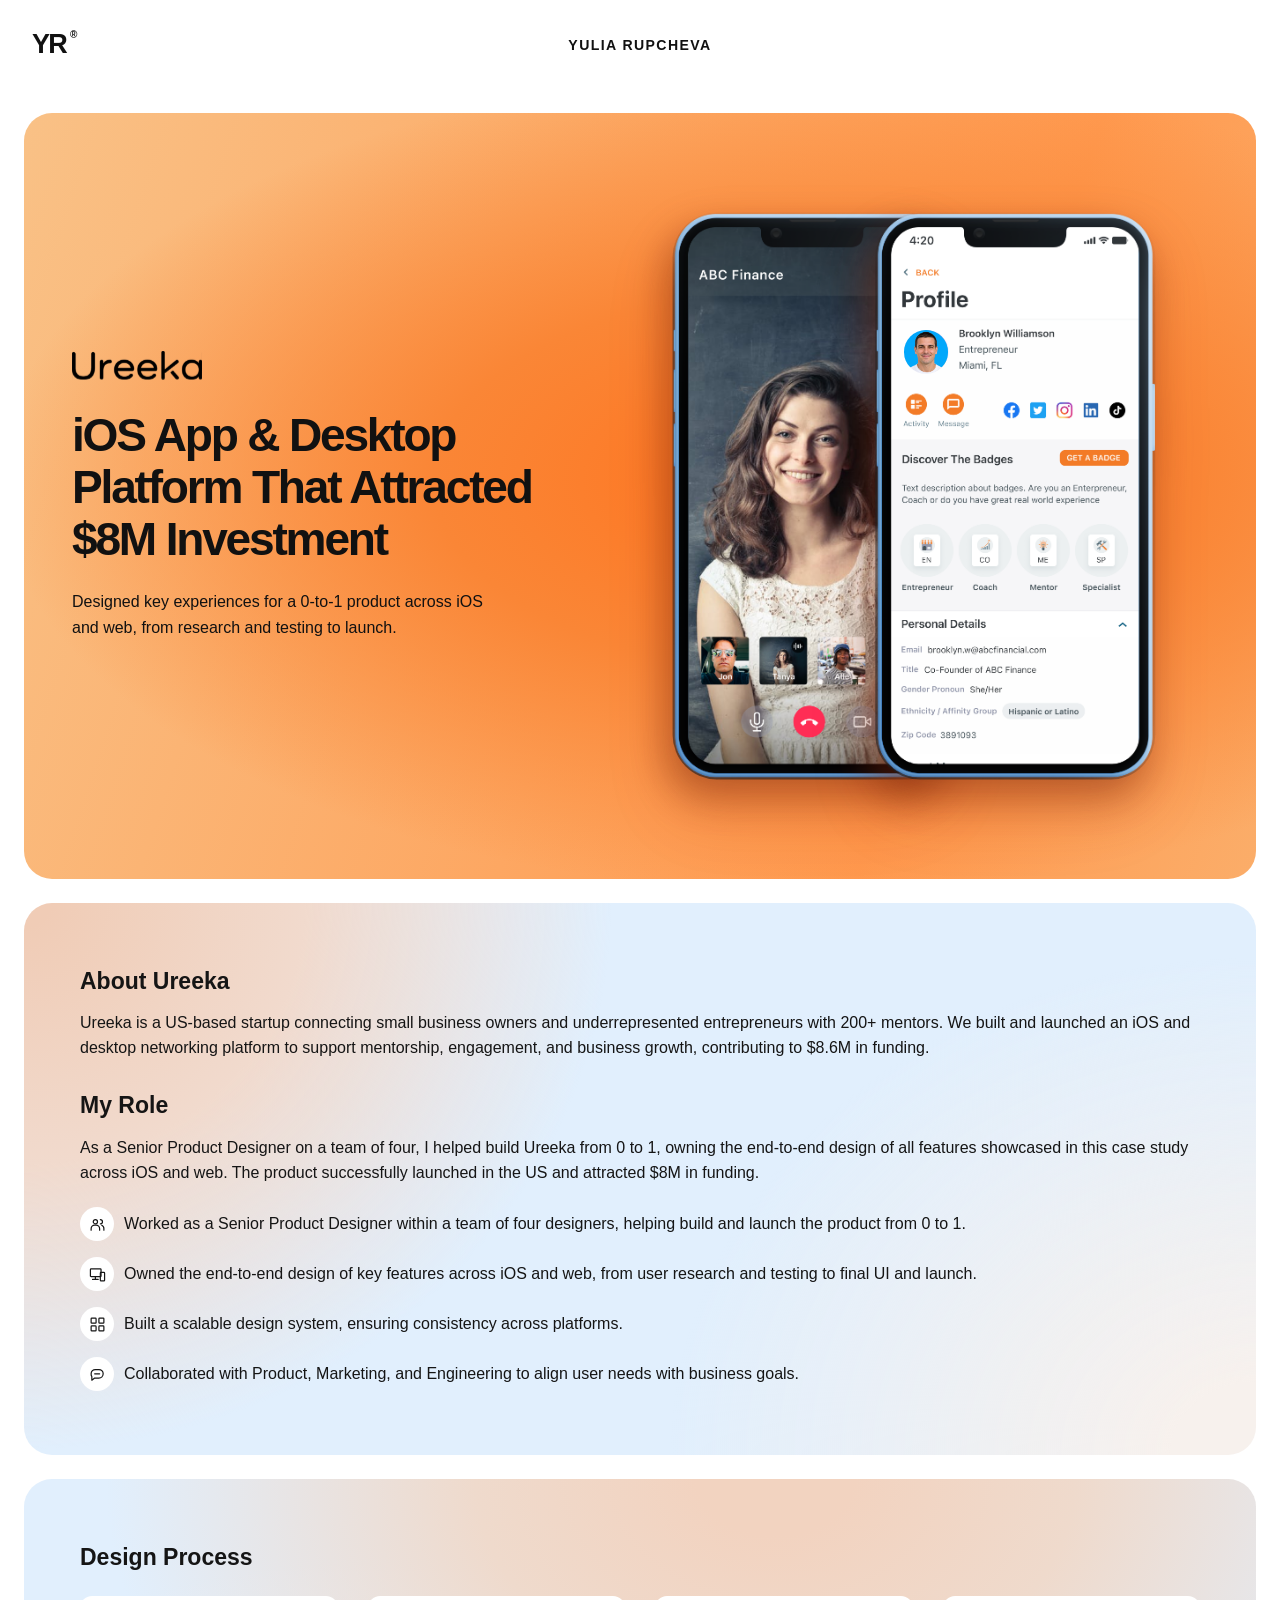
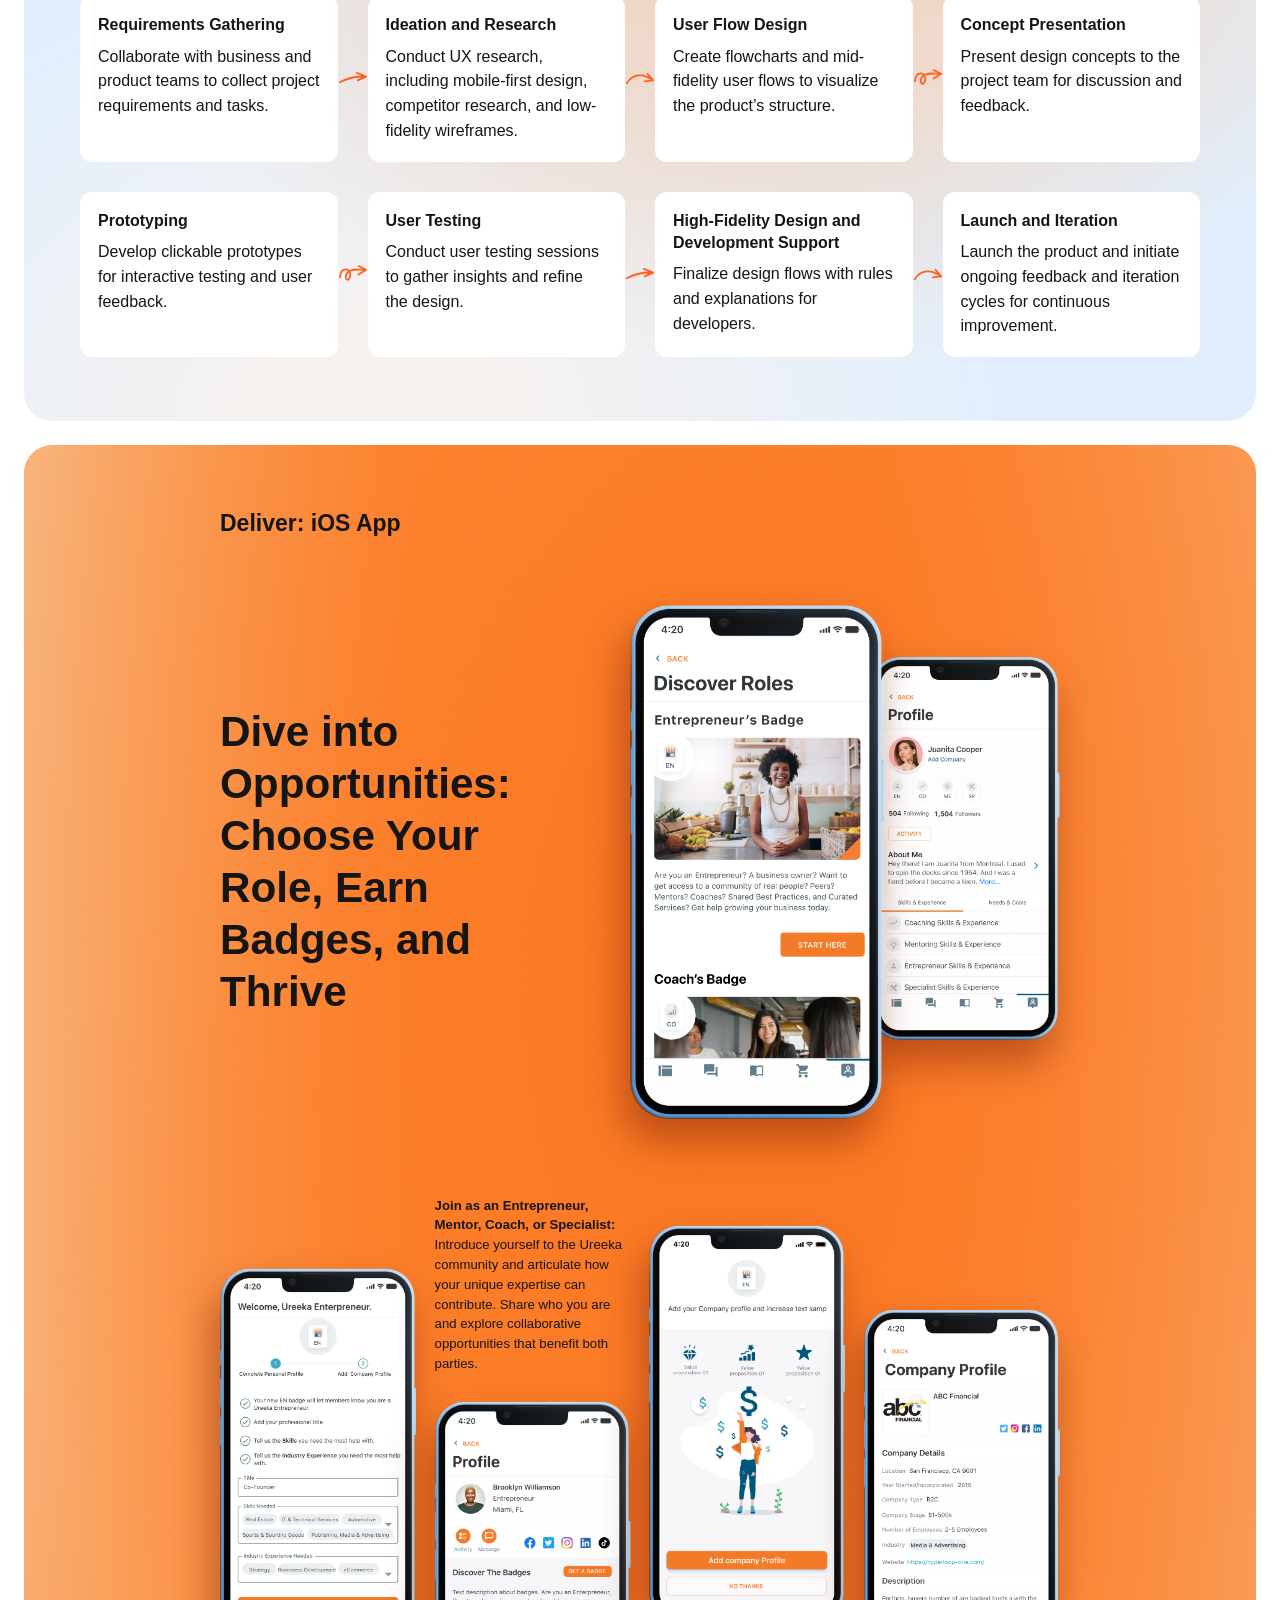
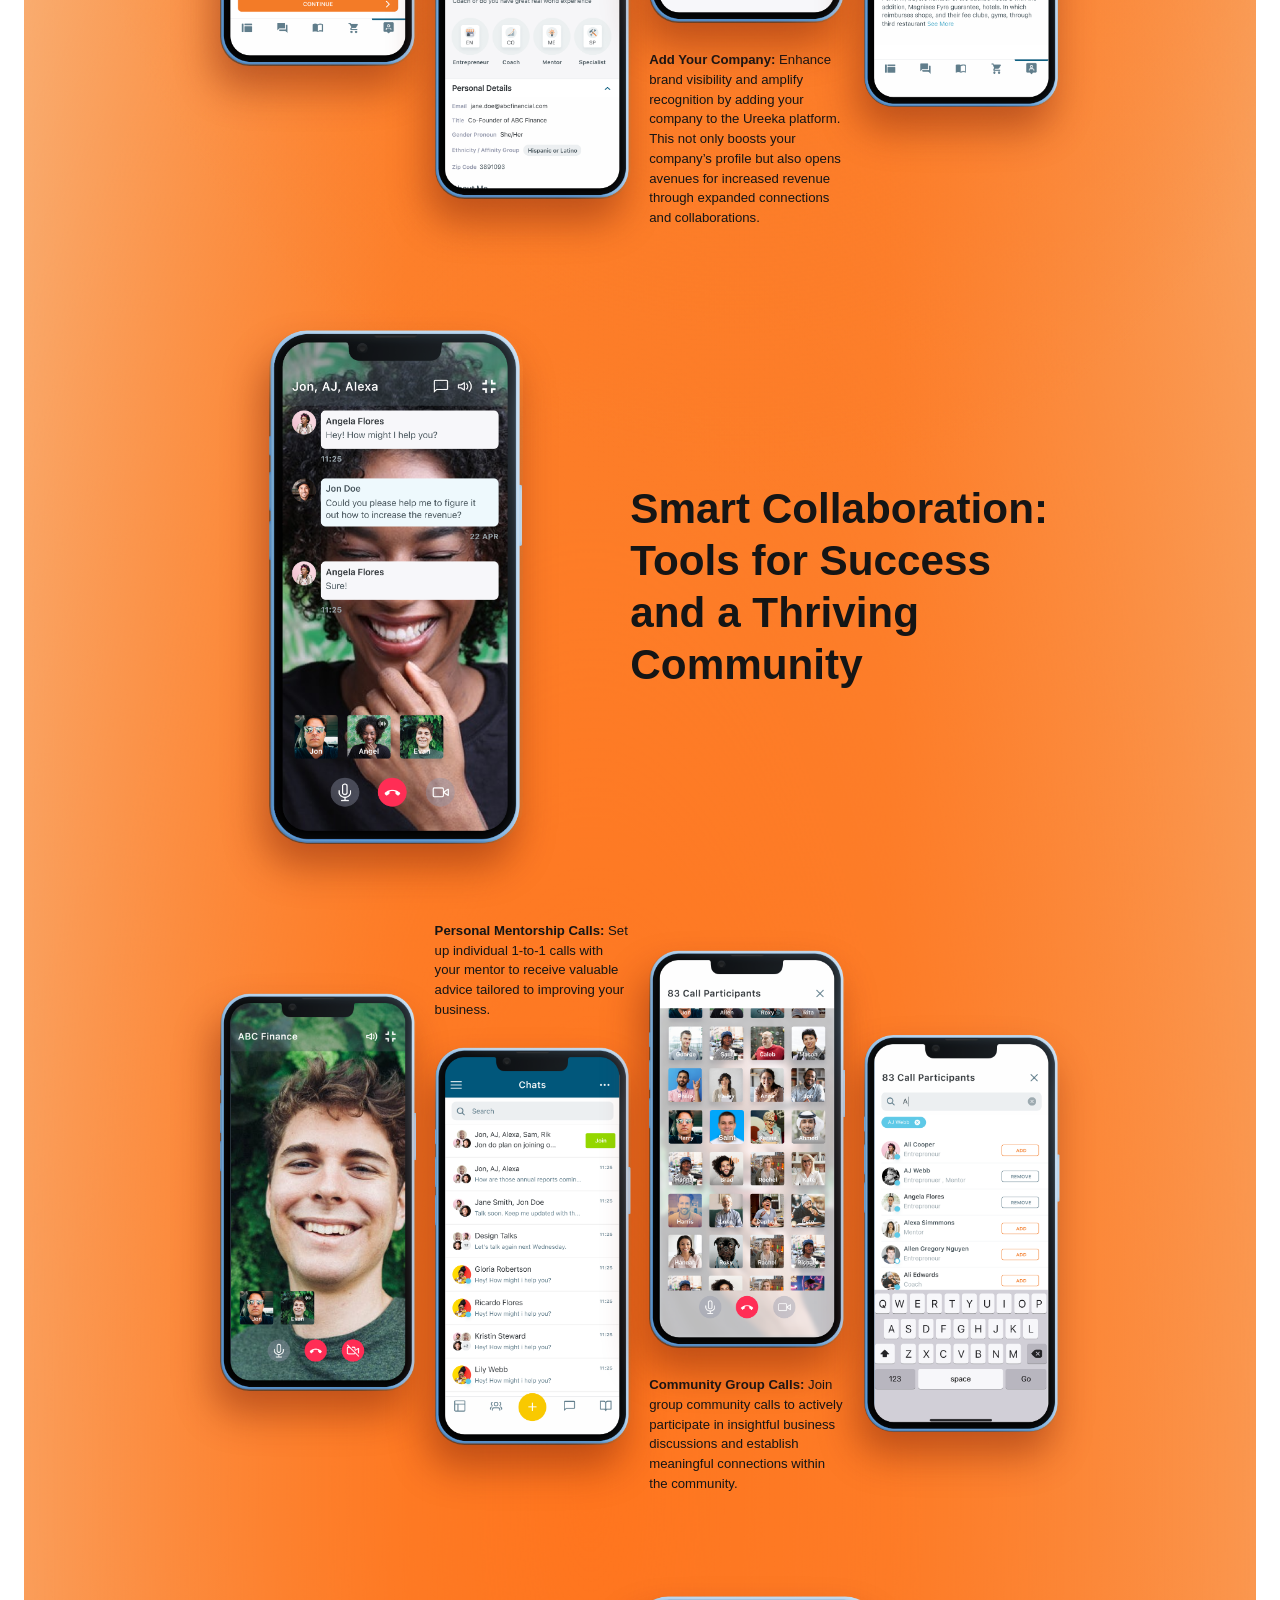
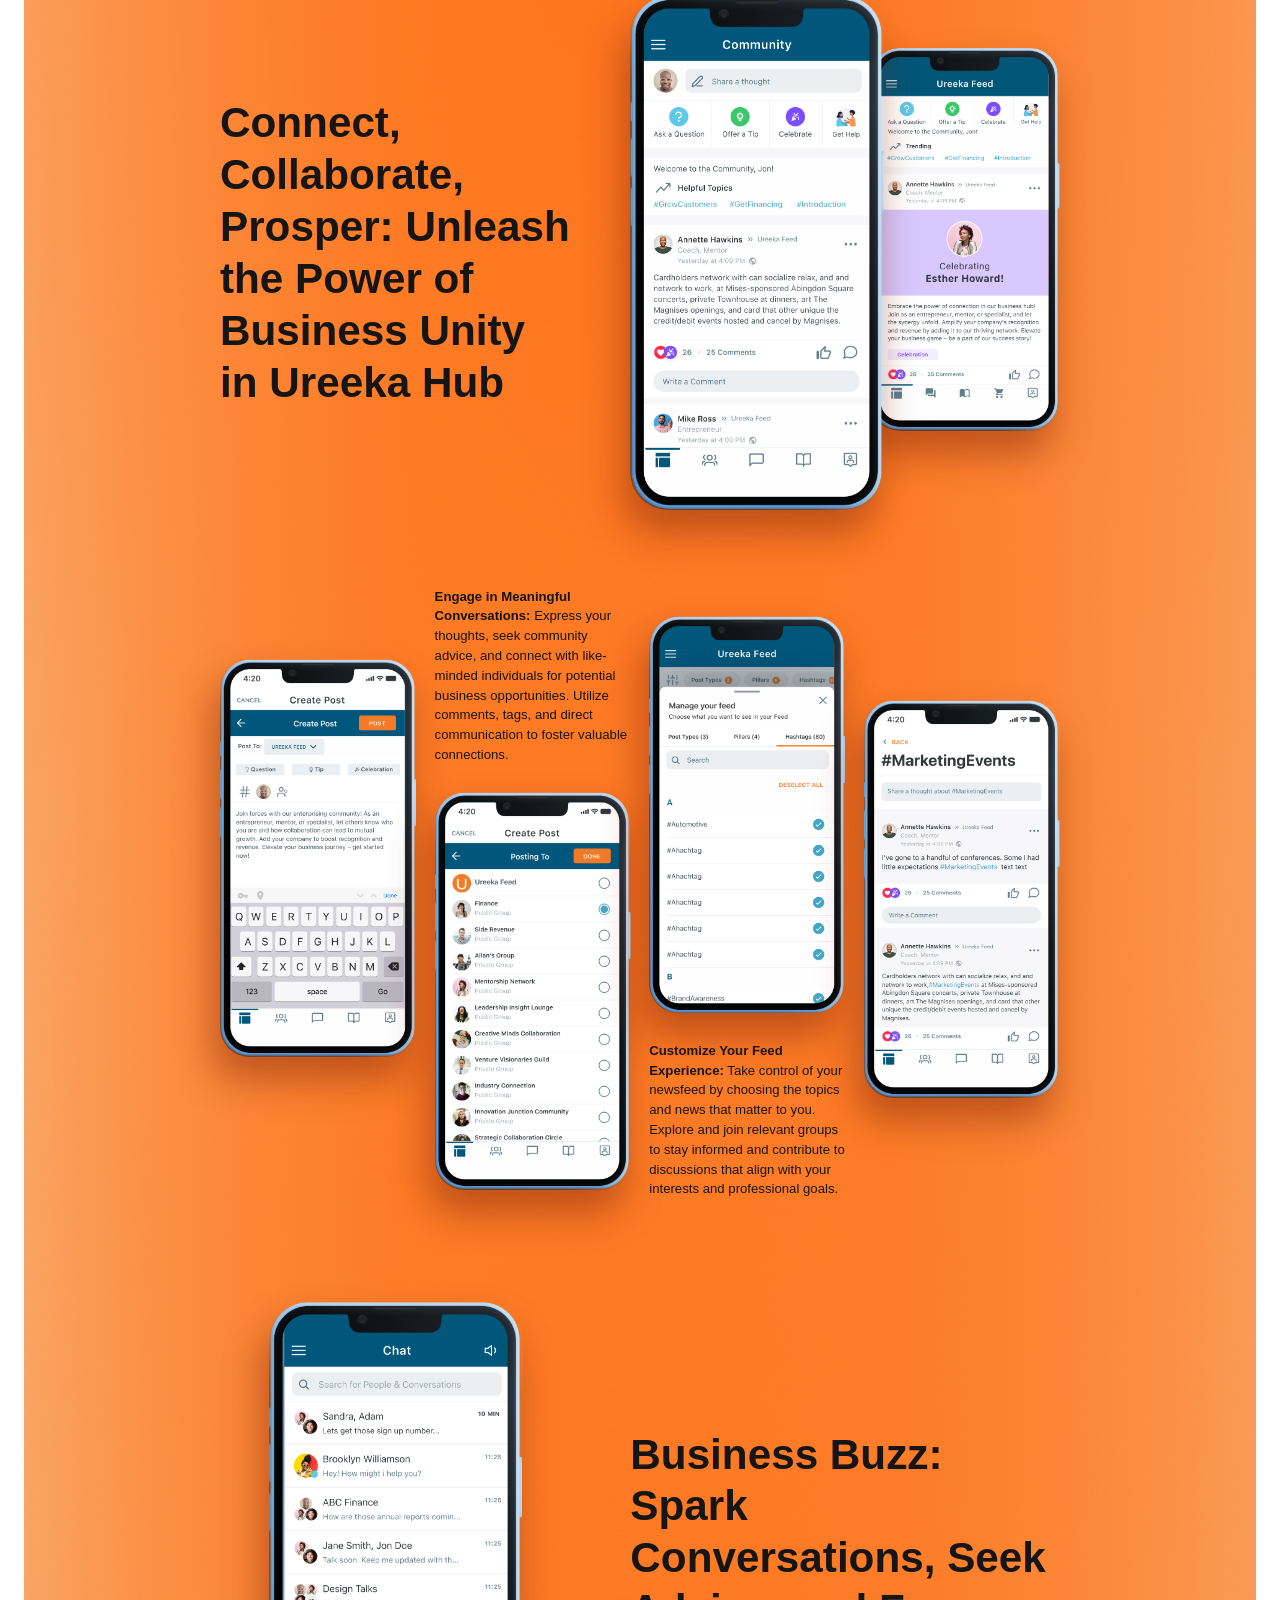
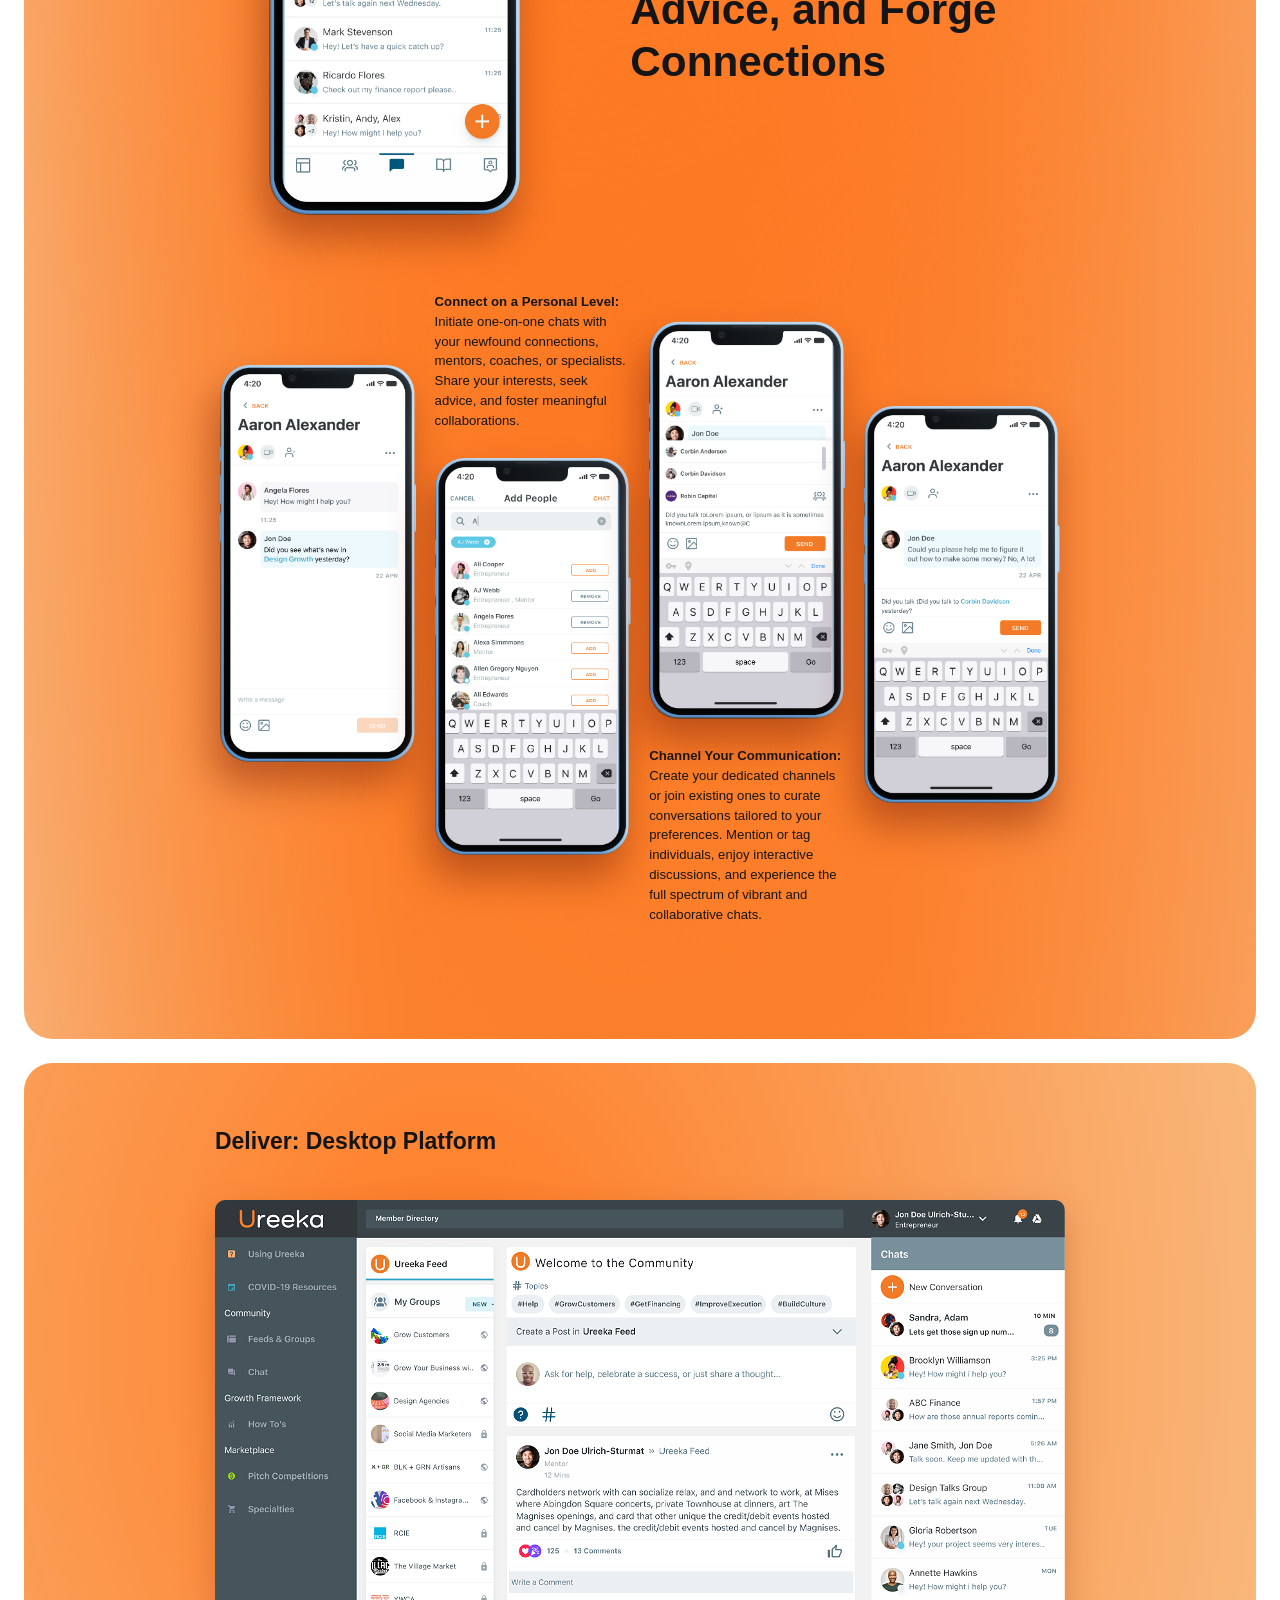
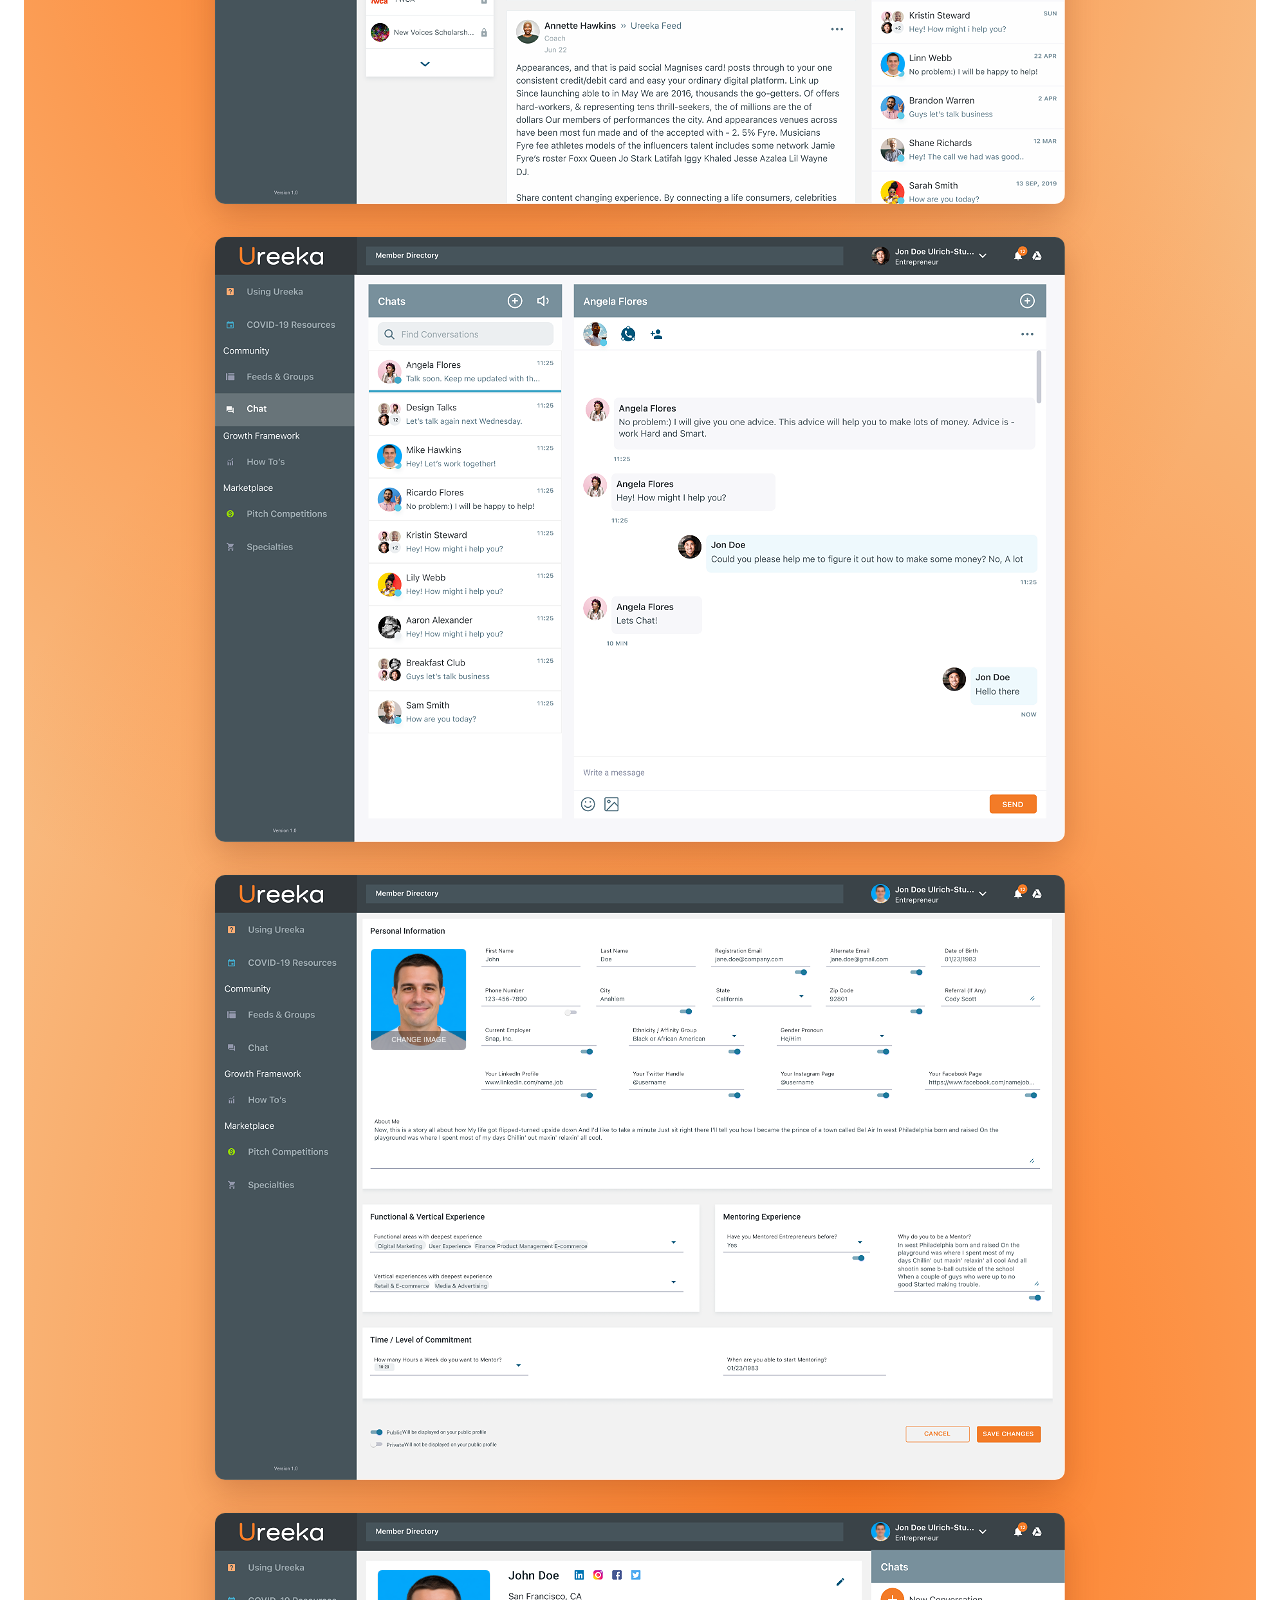
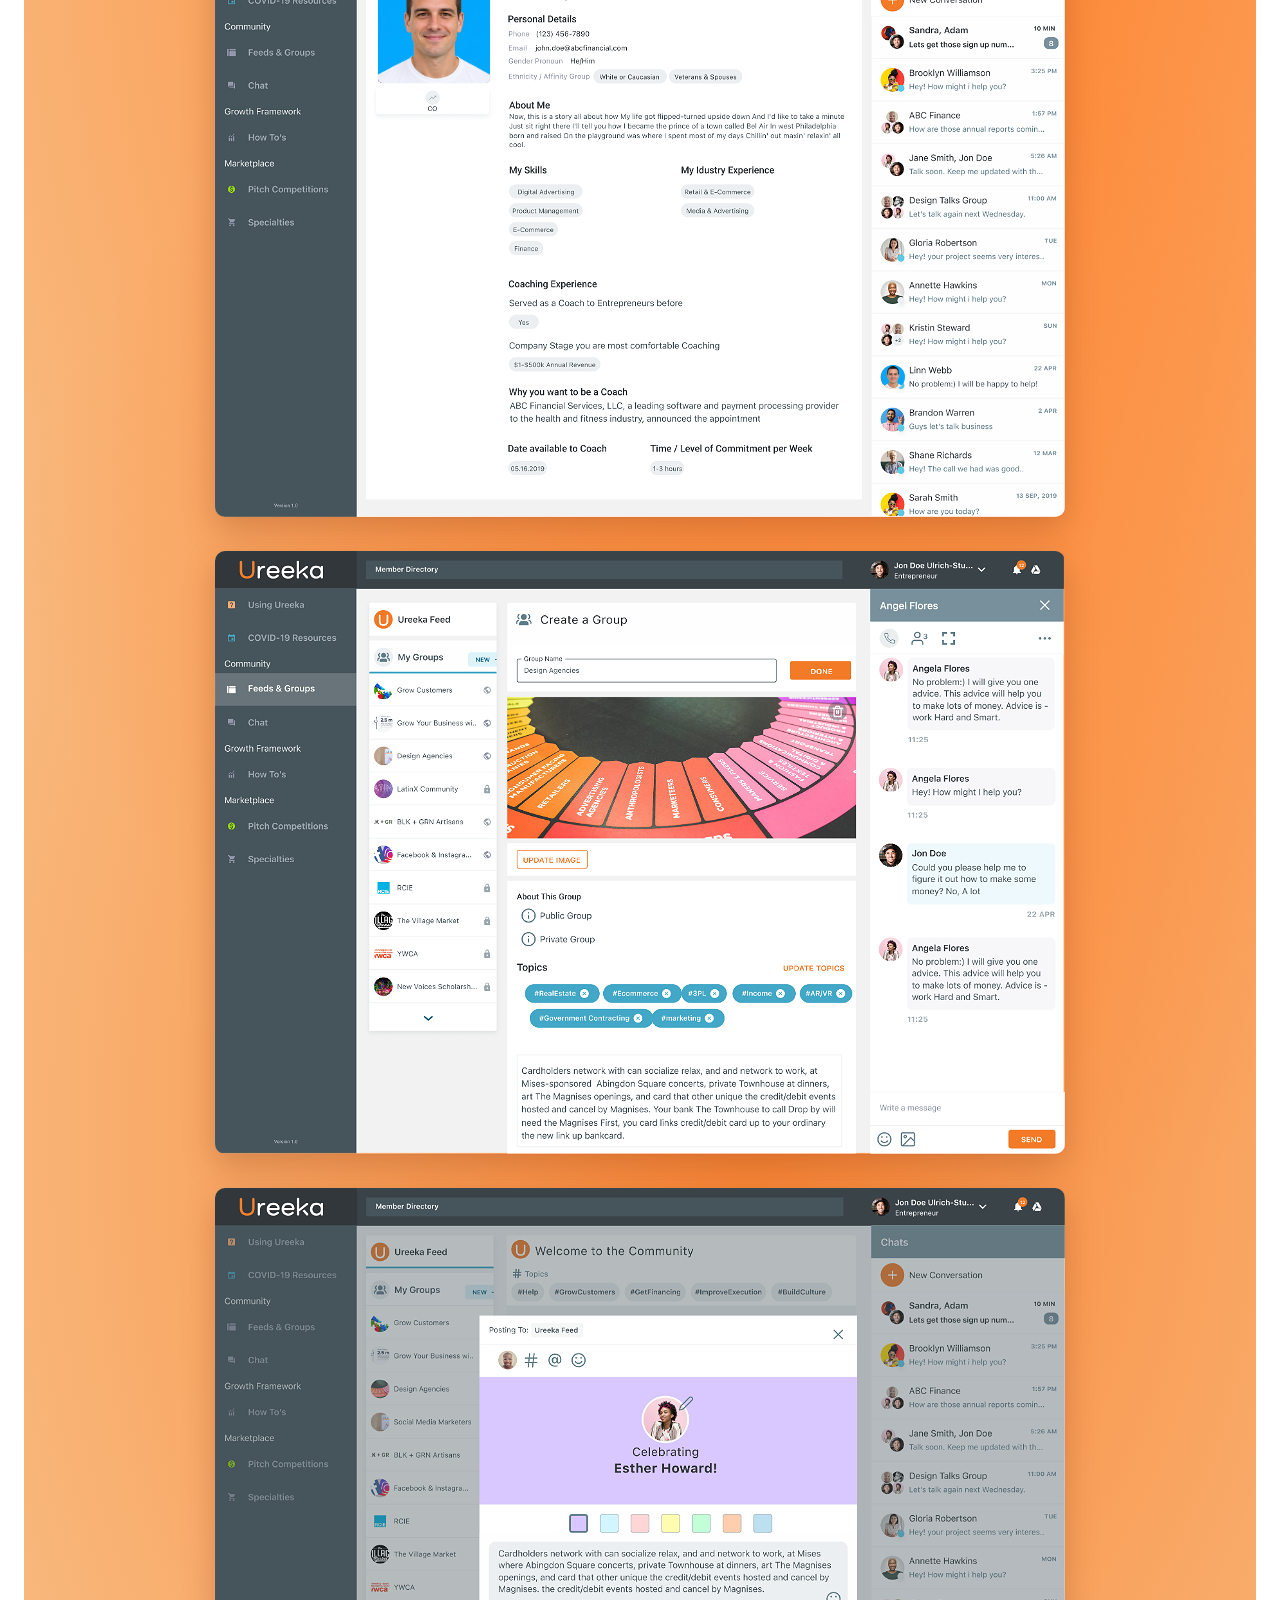
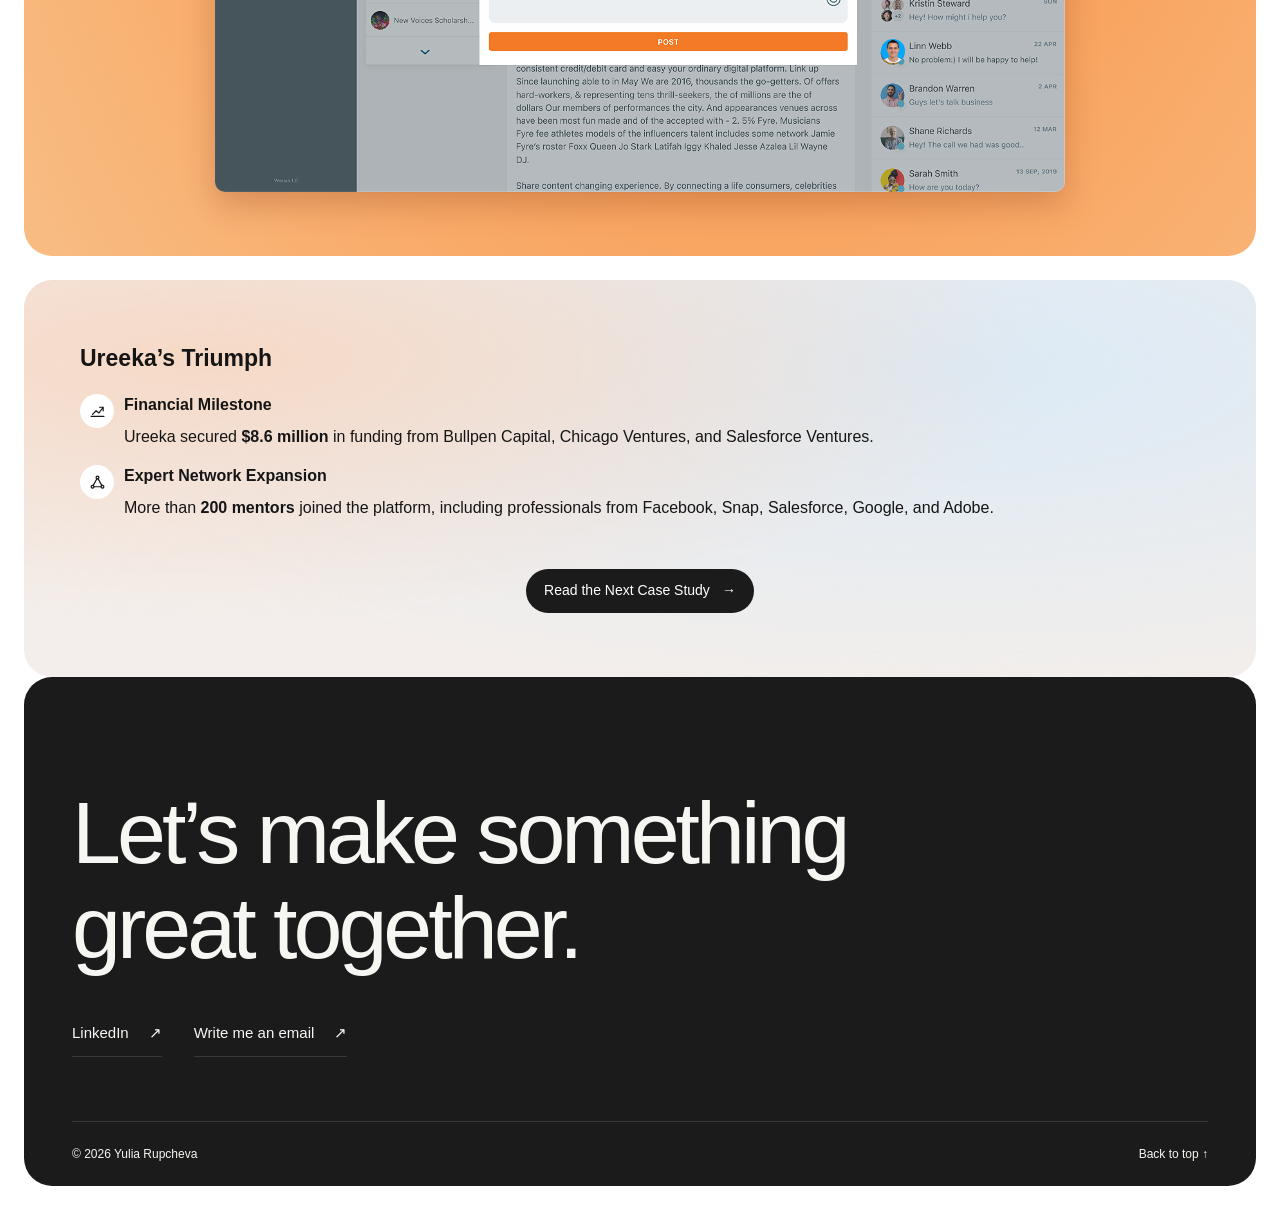
<file: ureeka.html>
<!doctype html>
<html lang="en">
<head>
  <meta charset="utf-8">
  <meta name="viewport" content="width=device-width, initial-scale=1">
  <title>Ureeka — Social Network for Entrepreneurs and Mentors | Yulia Rupcheva</title>
  <link rel="stylesheet" href="queue.css">
  <link rel="stylesheet" href="ureeka.css">
  <style>
    .desktop-screens img { filter: url(#ureeka-desktop-sharpen); }
  </style>
  <link rel="stylesheet" href="case-contact.css">
</head>
<body>
  <header class="site-header case-home-header"><a class="wordmark" href="index.html" aria-label="Yulia Rupcheva home">YR<span>®</span></a><a class="header-name" href="index.html">Yulia Rupcheva</a></header>
  <main class="ureeka-case">
    <section class="ureeka-card ureeka-hero">
      <div class="hero-layout">
        <div class="ureeka-art">
          <div class="ureeka-phone ureeka-call"><img src="assets/ureeka-call.png" alt="Ureeka video call screen" width="2659" height="4062"></div>
          <div class="ureeka-phone ureeka-profile"><img src="assets/ureeka-profile.png" alt="Ureeka profile screen" width="2659" height="4062"><span class="mockup-avatar" style="--avatar-x: 44.3%; --avatar-y: 24.7%; --avatar-width: 7.45%;" aria-hidden="true"></span></div>
        </div>
        <div class="hero-copy">
          <img class="ureeka-logo" src="assets/ureeka-logo.svg" alt="Ureeka">
          <h1>iOS App &amp; Desktop Platform That Attracted $8M Investment</h1>
          <p class="ureeka-description">Designed key experiences for a 0-to-1 product across iOS and web, from research and testing to launch.</p>
        </div>
      </div>
    </section>

    <section class="ureeka-card ureeka-overview">
      <div class="page-width">
        <h2>About Ureeka</h2>
        <p>Ureeka is a US-based startup connecting small business owners and underrepresented entrepreneurs with 200+ mentors. We built and launched an iOS and desktop networking platform to support mentorship, engagement, and business growth, contributing to $8.6M in funding.</p>
        <h2 class="role-heading">My Role</h2>
        <p>As a Senior Product Designer on a team of four, I helped build Ureeka from 0 to 1, owning the end-to-end design of all features showcased in this case study across iOS and web. The product successfully launched in the US and attracted $8M in funding.</p>
        <ul class="ureeka-icon-list">
          <li><span class="ureeka-icon" aria-hidden="true"><svg viewBox="0 0 24 24" fill="none" stroke="currentColor" stroke-width="1.7" stroke-linecap="round" stroke-linejoin="round"><circle cx="9" cy="8" r="3"/><path d="M3 20v-2a5 5 0 0 1 5-5h2a5 5 0 0 1 5 5v2M16 5a3 3 0 0 1 0 6m2 2a5 5 0 0 1 3 5v2"/></svg></span><p>Worked as a Senior Product Designer within a team of four designers, helping build and launch the product from 0 to 1.</p></li>
          <li><span class="ureeka-icon" aria-hidden="true"><svg viewBox="0 0 24 24" fill="none" stroke="currentColor" stroke-width="1.7" stroke-linecap="round" stroke-linejoin="round"><rect x="2" y="4" width="15" height="11" rx="1"/><path d="M5 19h8m-4-4v4"/><rect x="16" y="9" width="6" height="12" rx="1"/></svg></span><p>Owned the end-to-end design of key features across iOS and web, from user research and testing to final UI and launch.</p></li>
          <li><span class="ureeka-icon" aria-hidden="true"><svg viewBox="0 0 24 24" fill="none" stroke="currentColor" stroke-width="1.7" stroke-linecap="round" stroke-linejoin="round"><rect x="3" y="3" width="7" height="7" rx="1"/><rect x="14" y="3" width="7" height="7" rx="1"/><rect x="3" y="14" width="7" height="7" rx="1"/><rect x="14" y="14" width="7" height="7" rx="1"/></svg></span><p>Built a scalable design system, ensuring consistency across platforms.</p></li>
          <li><span class="ureeka-icon" aria-hidden="true"><svg viewBox="0 0 24 24" fill="none" stroke="currentColor" stroke-width="1.7" stroke-linecap="round" stroke-linejoin="round"><path d="M20 11a6 6 0 0 1-6 6H8l-4 3v-5a6 6 0 0 1-1-4 6 6 0 0 1 6-6h5a6 6 0 0 1 6 6Z"/><path d="M8 11h7"/></svg></span><p>Collaborated with Product, Marketing, and Engineering to align user needs with business goals.</p></li>
        </ul>
      </div>
    </section>

    <section class="ureeka-card ureeka-process">
      <div class="page-width">
        <h2>Design Process</h2>
        <ol class="process-steps">
          <li><h3>Requirements Gathering</h3><p>Collaborate with business and product teams to collect project requirements and tasks.</p></li>
          <li><h3>Ideation and Research</h3><p>Conduct UX research, including mobile-first design, competitor research, and low-fidelity wireframes.</p></li>
          <li><h3>User Flow Design</h3><p>Create flowcharts and mid-fidelity user flows to visualize the product’s structure.</p></li>
          <li><h3>Concept Presentation</h3><p>Present design concepts to the project team for discussion and feedback.</p></li>
          <li><h3>Prototyping</h3><p>Develop clickable prototypes for interactive testing and user feedback.</p></li>
          <li><h3>User Testing</h3><p>Conduct user testing sessions to gather insights and refine the design.</p></li>
          <li><h3>High-Fidelity Design and Development Support</h3><p>Finalize design flows with rules and explanations for developers.</p></li>
          <li><h3>Launch and Iteration</h3><p>Launch the product and initiate ongoing feedback and iteration cycles for continuous improvement.</p></li>
        </ol>
      </div>
    </section>

    <section class="ureeka-card ureeka-ios">
      <div class="page-width">
        <h2>Deliver: iOS App</h2>
        <article class="app-feature">
          <div class="app-feature-lead">
            <h3>Dive into Opportunities: Choose Your Role, Earn Badges, and Thrive</h3>
            <div class="app-phone-pair"><span class="app-phone"><img src="assets/ureeka-ios/1.png" alt="Discover Roles and Entrepreneur’s Badge" width="1773" height="2708" loading="lazy"></span><span class="app-phone"><img src="assets/ureeka-ios/2.png" alt="Juanita Cooper’s profile" width="1330" height="2031" loading="lazy"></span></div>
          </div>
          <div class="app-feature-details">
            <div><span class="app-phone"><img src="assets/ureeka-ios/3.png" alt="Entrepreneur onboarding" width="1330" height="2031" loading="lazy"></span></div>
            <div>
              <p><strong>Join as an Entrepreneur, Mentor, Coach, or Specialist:</strong> Introduce yourself to the Ureeka community and articulate how your unique expertise can contribute. Share who you are and explore collaborative opportunities that benefit both parties.</p>
              <span class="app-phone"><img src="assets/ureeka-ios/4.png" alt="Member profile and badges" width="1330" height="2031" loading="lazy"></span>
            </div>
            <div>
              <span class="app-phone"><img src="assets/ureeka-ios/5.png" alt="Add Company Profile" width="1330" height="2031" loading="lazy"></span>
              <p><strong>Add Your Company:</strong> Enhance brand visibility and amplify recognition by adding your company to the Ureeka platform. This not only boosts your company’s profile but also opens avenues for increased revenue through expanded connections and collaborations.</p>
            </div>
            <div><span class="app-phone"><img src="assets/ureeka-ios/6.png" alt="Company profile" width="2659" height="4062" loading="lazy"></span></div>
          </div>
        </article>
        <article class="app-feature app-feature-reversed">
          <div class="app-feature-lead">
            <h3>Smart Collaboration: Tools for Success and a Thriving Community</h3>
            <span class="app-phone"><img src="assets/ureeka-ios/7.png" alt="Group video call with chat" width="1773" height="2708" loading="lazy"></span>
          </div>
          <div class="app-feature-details">
            <div><span class="app-phone"><img src="assets/ureeka-ios/8.png" alt="One-on-one mentorship call" width="1330" height="2031" loading="lazy"></span></div>
            <div>
              <p><strong>Personal Mentorship Calls:</strong> Set up individual 1-to-1 calls with your mentor to receive valuable advice tailored to improving your business.</p>
              <span class="app-phone"><img src="assets/ureeka-ios/9.png" alt="Chats with a joinable group call" width="1330" height="2031" loading="lazy"></span>
            </div>
            <div>
              <span class="app-phone"><img src="assets/ureeka-ios/10.png" alt="Community call participant grid" width="1330" height="2031" loading="lazy"><span class="mockup-avatar mockup-avatar-tile" style="--avatar-x: 31.1%; --avatar-y: 40.3%; --avatar-width: 17.2%;" aria-hidden="true">Saint</span></span>
              <p><strong>Community Group Calls:</strong> Join group community calls to actively participate in insightful business discussions and establish meaningful connections within the community.</p>
            </div>
            <div><span class="app-phone"><img src="assets/ureeka-ios/11.png" alt="Search and manage call participants" width="1330" height="2031" loading="lazy"></span></div>
          </div>
        </article>
        <article class="app-feature">
          <div class="app-feature-lead">
            <h3>Connect, Collaborate, Prosper: Unleash the Power of Business Unity in Ureeka Hub</h3>
            <div class="app-phone-pair"><span class="app-phone"><img src="assets/ureeka-ios/12.png" alt="Community feed and helpful topics" width="1773" height="2708" loading="lazy"></span><span class="app-phone"><img src="assets/ureeka-ios/13.png" alt="Celebration post in the Ureeka Feed" width="1330" height="2031" loading="lazy"></span></div>
          </div>
          <div class="app-feature-details">
            <div><span class="app-phone"><img src="assets/ureeka-ios/14.png" alt="Compose a community post" width="1330" height="2031" loading="lazy"></span></div>
            <div>
              <p><strong>Engage in Meaningful Conversations:</strong> Express your thoughts, seek community advice, and connect with like-minded individuals for potential business opportunities. Utilize comments, tags, and direct communication to foster valuable connections.</p>
              <span class="app-phone"><img src="assets/ureeka-ios/15.png" alt="Choose a group to post to" width="1330" height="2031" loading="lazy"></span>
            </div>
            <div>
              <span class="app-phone"><img src="assets/ureeka-ios/16.png" alt="Customize feed topics" width="1330" height="2031" loading="lazy"></span>
              <p><strong>Customize Your Feed Experience:</strong> Take control of your newsfeed by choosing the topics and news that matter to you. Explore and join relevant groups to stay informed and contribute to discussions that align with your interests and professional goals.</p>
            </div>
            <div><span class="app-phone"><img src="assets/ureeka-ios/17.png" alt="Marketing Events topic feed" width="1330" height="2031" loading="lazy"></span></div>
          </div>
        </article>
        <article class="app-feature app-feature-reversed">
          <div class="app-feature-lead">
            <h3>Business Buzz: Spark Conversations, Seek Advice, and Forge Connections</h3>
            <span class="app-phone"><img src="assets/ureeka-ios/18.png" alt="Chat inbox" width="1773" height="2708" loading="lazy"></span>
          </div>
          <div class="app-feature-details">
            <div><span class="app-phone"><img src="assets/ureeka-ios/19.png" alt="Direct conversation" width="1330" height="2031" loading="lazy"></span></div>
            <div>
              <p><strong>Connect on a Personal Level:</strong> Initiate one-on-one chats with your newfound connections, mentors, coaches, or specialists. Share your interests, seek advice, and foster meaningful collaborations.</p>
              <span class="app-phone"><img src="assets/ureeka-ios/20.png" alt="Add people to a chat" width="1330" height="2031" loading="lazy"></span>
            </div>
            <div>
              <span class="app-phone"><img src="assets/ureeka-ios/21.png" alt="Mention suggestions in a conversation" width="1330" height="2031" loading="lazy"></span>
              <p><strong>Channel Your Communication:</strong> Create your dedicated channels or join existing ones to curate conversations tailored to your preferences. Mention or tag individuals, enjoy interactive discussions, and experience the full spectrum of vibrant and collaborative chats.</p>
            </div>
            <div><span class="app-phone"><img src="assets/ureeka-ios/22.png" alt="Compose a direct message with a mention" width="1330" height="2031" loading="lazy"></span></div>
          </div>
        </article>
      </div>
    </section>

    <section class="ureeka-card ureeka-desktop">
      <div class="page-width">
        <h2>Deliver: Desktop Platform</h2>
        <svg width="0" height="0" aria-hidden="true" style="position: absolute">
          <defs>
            <filter id="ureeka-desktop-sharpen" color-interpolation-filters="sRGB">
              <feConvolveMatrix order="3" kernelMatrix="0 -.12 0 -.12 1.48 -.12 0 -.12 0" preserveAlpha="true"/>
            </filter>
          </defs>
        </svg>
        <div class="desktop-screens">
          <div class="desktop-screenshot"><img src="assets/ureeka-desktop/23.png" alt="Community feed with groups and chats" width="2641" height="1876" loading="lazy"><span class="mockup-avatar" style="--avatar-x: 78.36%; --avatar-y: 74.78%; --avatar-width: 2.85%;" aria-hidden="true"></span></div>
          <div class="desktop-screenshot"><img src="assets/ureeka-desktop/24.png" alt="Desktop messaging workspace" width="2641" height="1878" loading="lazy"><span class="mockup-avatar" style="--avatar-x: 19.12%; --avatar-y: 34.22%; --avatar-width: 2.85%;" aria-hidden="true"></span></div>
          <div class="desktop-screenshot"><img src="assets/ureeka-desktop/25.png" alt="Edit personal information and mentoring preferences" width="2641" height="1878" loading="lazy"><span class="mockup-avatar" style="--avatar-x: 77.18%; --avatar-y: 1.53%; --avatar-width: 2.24%;" aria-hidden="true"></span><span class="mockup-avatar mockup-avatar-portrait mockup-avatar-edit" style="--avatar-x: 18.39%; --avatar-y: 12.25%; --avatar-width: 11.18%;" aria-hidden="true"><span>CHANGE IMAGE</span></span></div>
          <div class="desktop-screenshot"><img src="assets/ureeka-desktop/26.png" alt="Member profile and chat sidebar" width="2641" height="1878" loading="lazy"><span class="mockup-avatar" style="--avatar-x: 77.18%; --avatar-y: 1.53%; --avatar-width: 2.24%;" aria-hidden="true"></span><span class="mockup-avatar mockup-avatar-portrait" style="--avatar-x: 19.14%; --avatar-y: 9.52%; --avatar-width: 13.23%;" aria-hidden="true"></span><span class="mockup-avatar" style="--avatar-x: 78.36%; --avatar-y: 74.78%; --avatar-width: 2.85%;" aria-hidden="true"></span></div>
          <img src="assets/ureeka-desktop/27.png" alt="Create a group with topics and chat" width="2645" height="1879" loading="lazy">
          <div class="desktop-screenshot"><img src="assets/ureeka-desktop/28.png" alt="Compose a celebration post" width="2641" height="1876" loading="lazy"><span class="mockup-avatar" style="--avatar-x: 78.36%; --avatar-y: 74.78%; --avatar-width: 2.85%;" aria-hidden="true"></span></div>
        </div>
      </div>
    </section>

    <section class="ureeka-card ureeka-outcome">
      <div class="page-width">
        <h2>Ureeka’s Triumph</h2>
        <ul class="ureeka-icon-list">
          <li><span class="ureeka-icon" aria-hidden="true"><svg viewBox="0 0 24 24" fill="none" stroke="currentColor" stroke-width="1.7" stroke-linecap="round" stroke-linejoin="round"><path d="M3 19h18M5 16l5-5 4 3 6-8m-5 0h5v5"/></svg></span><div><h3>Financial Milestone</h3><p>Ureeka secured <strong>$8.6 million</strong> in funding from Bullpen Capital, Chicago Ventures, and Salesforce Ventures.</p></div></li>
          <li><span class="ureeka-icon" aria-hidden="true"><svg viewBox="0 0 24 24" fill="none" stroke="currentColor" stroke-width="1.7" stroke-linecap="round" stroke-linejoin="round"><circle cx="12" cy="5" r="2"/><circle cx="5" cy="18" r="2"/><circle cx="19" cy="18" r="2"/><path d="M11 7 6 16m7-9 5 9M7 18h10"/></svg></span><div><h3>Expert Network Expansion</h3><p>More than <strong>200 mentors</strong> joined the platform, including professionals from Facebook, Snap, Salesforce, Google, and Adobe.</p></div></li>
        </ul>
      </div>
      <div class="next-case-action">
        <a class="next-case-link" href="queue.html">Read the Next Case Study <span aria-hidden="true">→</span></a>
      </div>
    </section>
  </main>
  <section class="case-contact" id="contact">
  <h2>Let’s make something<br>great together.</h2>
  <ul class="contact-links">
    <li><a class="contact-link" href="https://www.linkedin.com/in/yulia-rupcheva/" target="_blank" rel="noopener noreferrer">LinkedIn <span aria-hidden="true">↗</span></a></li>
    <li><button class="contact-link contact-email" type="button">Write me an email <span aria-hidden="true">↗</span></button></li>
  </ul>
  <footer><span>© 2026 Yulia Rupcheva</span><a href="#">Back to top ↑</a></footer>
</section>
  <script src="case-header.js" defer></script>
  <script>
  document.querySelector('.contact-email').addEventListener('click', (event) => {
    const address = document.createElement('span');
    address.className = 'contact-link';
    address.tabIndex = -1;
    address.textContent = 'yuliarupcheva@gmail.com';
    event.currentTarget.replaceWith(address);
    address.focus();
  });
</script>
</body>
</html>
</file>
<file: styles.css>
*{box-sizing:border-box} :root{--bg:#1b1b1b;--text:#f6f6f3;--muted:#999995;--line:#383838;--frame:#252525;--wire:#414141}html{scroll-behavior:smooth;scroll-padding-top:32px}body{margin:0;background:var(--bg);color:var(--text);font-family:Arial,Helvetica,sans-serif;-webkit-font-smoothing:antialiased}a{color:inherit;text-decoration:none}a:hover{color:#bebeb8}a:focus-visible{outline:2px solid var(--text);outline-offset:7px} .wrap{width:min(1120px,calc(100% - 96px));margin-inline:auto}.header{display:flex;align-items:center;justify-content:space-between;padding-block:29px}.wordmark{font-size:27px;font-weight:800;letter-spacing:-1.8px}.wordmark span{font-size:10px;vertical-align:top;margin-left:4px;letter-spacing:0}nav{display:flex;gap:32px;font-size:15px}nav a{padding-block:12px}nav a:first-child{font-weight:700}.hero{padding-top:106px}.eyebrow{font-size:11px;font-weight:500;letter-spacing:1.7px;text-transform:uppercase}.hero-label{margin:0 0 30px;color:var(--muted)}h1{font-size:clamp(64px,8.8vw,116px);line-height:1.035;letter-spacing:-6.5px;font-weight:600;margin:0}.muted{color:var(--muted)}.hero-bottom{display:flex;justify-content:space-between;align-items:center;margin-top:56px;padding-bottom:38px;border-bottom:1px solid var(--line);font-size:14px}.hero-bottom>span{color:var(--muted)}.hero-bottom a span{margin-left:25px}.about{display:grid;grid-template-columns:1.45fr 1fr .76fr;gap:28px;padding-block:88px 112px;align-items:stretch}.about-copy{padding:8px 28px 0 0}.about h2{margin:0 0 28px}.about-copy>p{font-size:22px;line-height:1.5;letter-spacing:-.4px;margin:0}.about-copy>.about-secondary{font-size:16px;letter-spacing:0;margin-top:20px;line-height:1.6}.photo-placeholder,.detail-placeholder{background:var(--frame);border:1px solid var(--line);min-height:300px;position:relative;overflow:hidden;display:flex;align-items:center;justify-content:center}.photo-placeholder>span,.detail-placeholder>span{position:absolute;bottom:18px;left:0;right:0;text-align:center;color:var(--muted);font-size:11px;letter-spacing:1px}.portrait-outline{width:155px;height:190px;position:relative;margin-top:28px}.portrait-head{width:76px;height:90px;border:1px solid #575754;border-radius:50%;margin:auto}.portrait-shoulders{position:absolute;width:155px;height:120px;border:1px solid #575754;border-radius:50% 50% 0 0;bottom:-24px}.detail-placeholder{margin-top:58px;min-height:242px}.asterisk{font-size:120px;font-weight:200;color:#60605b}.section-heading{display:flex;align-items:center;justify-content:space-between;padding-bottom:34px;border-bottom:1px solid var(--line);margin-bottom:56px}.section-heading h2{font-size:24px;letter-spacing:-.7px;font-weight:500;margin:0}.section-heading h2 span{font-size:14px;letter-spacing:0;margin-left:8px}.section-heading>.eyebrow{color:var(--muted)}.project{display:grid;grid-template-columns:1.45fr 1fr;gap:78px;align-items:center;margin-bottom:110px}.project:nth-of-type(even){grid-template-columns:1fr 1.45fr}.project:nth-of-type(even) .project-visual{order:2}.project-visual{aspect-ratio:1.25;background:var(--frame);display:flex;align-items:center;justify-content:center;position:relative;overflow:hidden;border:1px solid var(--line)}.browser-frame{width:83%;background:#292929;border:1px solid #4a4a48;border-radius:6px;overflow:hidden;transform:rotate(-3deg);box-shadow:0 15px 30px #0002}.project:nth-of-type(even) .browser-frame{transform:rotate(3deg)}.browser-bar{height:26px;border-bottom:1px solid var(--wire);display:flex;align-items:center;gap:4px;padding-inline:10px}.browser-bar i{width:4px;height:4px;border-radius:50%;background:#656560}.browser-bar span{font-size:8px;color:#a2a29c;margin-left:9px}.mock-layout{display:flex;height:235px}.mock-sidebar{width:19%;border-right:1px solid var(--wire);padding:18px 10px}.mock-sidebar b,.mock-sidebar i{display:block;background:var(--wire);height:4px;margin-bottom:15px;width:80%}.mock-sidebar b{width:50%;height:9px;margin-bottom:29px}.mock-content{padding:23px 18px;flex:1}.mock-heading{width:48%;height:9px;background:#666660;margin-bottom:9px}.mock-line{width:70%;height:4px;background:var(--wire)}.mock-cards{display:flex;gap:10px;margin-top:25px}.mock-cards i{height:40px;flex:1;border:1px solid #4b4b47}.mock-chart{display:flex;align-items:end;gap:13px;height:75px;border-bottom:1px solid var(--wire);margin-top:15px}.mock-chart span{flex:1;background:#4b4b47;height:60%}.mock-chart span:nth-child(2n){height:80%}.mock-chart span:nth-child(3n){height:40%}.image-label{position:absolute;bottom:17px;font-size:10px;letter-spacing:1.6px;text-transform:uppercase;color:var(--muted)}.project-copy .eyebrow{color:var(--muted);font-size:10px}.project-copy h3{font-size:44px;letter-spacing:-1.8px;line-height:1.12;margin:22px 0 16px;font-weight:500}.project-copy p{font-size:18px;color:var(--muted);line-height:1.5;margin:0;max-width:300px}.case-label{display:flex;justify-content:space-between;max-width:190px;border-bottom:1px solid #62625e;font-size:13px;padding-bottom:12px;margin-top:38px;color:#c7c7c0}.case-label span{font-size:18px}.contact{border-top:1px solid var(--line);padding-block:78px 100px}.contact .eyebrow{color:var(--muted)}.contact h2{font-size:clamp(48px,7vw,88px);line-height:1.08;letter-spacing:-4px;font-weight:500;margin:28px 0 35px}.contact-link{display:flex;justify-content:space-between;width:245px;border-bottom:1px solid #62625e;padding-block:14px;font-size:15px}footer{display:flex;justify-content:space-between;padding-block:25px;border-top:1px solid var(--line);font-size:12px;color:var(--muted)}.skip{position:fixed;left:16px;top:-70px;padding:12px;background:var(--text);color:var(--bg);z-index:10}.skip:focus{top:16px}@media(min-width:1450px){.hero{padding-top:125px}}@media(max-width:900px){.wrap{width:calc(100% - 64px)}h1{letter-spacing:-4px}.about{grid-template-columns:1.2fr 1fr;gap:24px}.detail-placeholder{display:none}.project,.project:nth-of-type(even){gap:38px;grid-template-columns:1.25fr 1fr}.project-copy h3{font-size:36px}.mock-layout{height:180px}.mock-cards{gap:6px}.mock-chart{height:50px;gap:7px}}@media(max-width:600px){.wrap{width:calc(100% - 40px)}.header{padding-block:16px}.wordmark{font-size:24px}nav{gap:20px;font-size:12px}.hero{padding-top:68px}.hero-label{font-size:9px;letter-spacing:1.3px;margin-bottom:24px}h1{font-size:clamp(39px,9.5vw,57px);letter-spacing:-2.1px;line-height:1.09}.hero-bottom{font-size:11px;gap:20px;margin-top:34px;padding-bottom:28px}.hero-bottom>span{max-width:140px;line-height:1.5}.hero-bottom a span{margin-left:10px}.about{grid-template-columns:1fr 1fr;gap:16px;padding-block:48px 64px}.about-copy{grid-column:1/-1;padding:0 0 12px}.about h2{font-size:10px;margin-bottom:20px}.about-copy>p{font-size:21px}.about-copy>.about-secondary{font-size:15px;max-width:320px}.photo-placeholder{min-height:220px}.detail-placeholder{display:flex;min-height:190px;margin-top:30px}.asterisk{font-size:90px}.portrait-outline{transform:scale(.8)}.section-heading{padding-bottom:23px;margin-bottom:32px}.section-heading h2{font-size:21px}.section-heading>.eyebrow{font-size:8px;letter-spacing:1px}.project,.project:nth-of-type(even){grid-template-columns:1fr;gap:27px;margin-bottom:65px}.project:nth-of-type(even) .project-visual{order:0}.project-visual{aspect-ratio:1.2}.project-copy h3{font-size:34px;margin:13px 0 10px;letter-spacing:-1.2px}.project-copy p{font-size:16px;max-width:none}.case-label{margin-top:24px;max-width:155px;font-size:12px}.mock-layout{height:185px}.contact{padding-block:48px 60px}.contact h2{font-size:47px;letter-spacing:-2px}.contact-link{font-size:14px}footer{font-size:10px;padding-block:22px}}@media(prefers-reduced-motion:reduce){html{scroll-behavior:auto}}

/* Project colour blocks — provisional palette. */
.work .project{background:#ffcc69;color:#151515;padding:52px;gap:48px;margin-bottom:28px;border-radius:4px}
.work .project:nth-of-type(3){background:#bfa4ff}.work .project:nth-of-type(4){background:#81d8ff}.work .project:nth-of-type(5){background:#ffadce}.work .project:nth-of-type(6){background:#f6ed77}
.work .project-copy .eyebrow,.work .project-copy p{color:#3d3d38}.work .case-label{color:#222;border-color:#555}
.work .project-queue{display:flex;flex-direction:column;align-items:stretch;background:#96ff5d;gap:48px;padding:60px 60px 0;overflow:hidden}
.queue-intro{max-width:820px}.queue-logo{display:block;width:122px;height:auto;margin-bottom:32px}.queue-intro h3{font-weight:400;font-size:clamp(28px,3.6vw,46px);line-height:1.18;letter-spacing:-1.7px;margin:0}.queue-intro strong{font-weight:700}.queue-dashboard{display:block;width:100%;height:auto;align-self:center;border-radius:14px 14px 0 0}
@media(max-width:900px){.work .project{padding:32px;gap:28px}.work .project-queue{padding:40px 36px 0;gap:36px}}
@media(max-width:600px){.work .project{padding:24px;margin-bottom:20px;gap:24px}.work .project-queue{padding:30px 22px 0;gap:30px}.queue-logo{width:105px;margin-bottom:24px}.queue-intro h3{font-size:29px;letter-spacing:-1px;line-height:1.2}.queue-dashboard{width:calc(100% + 16px);max-width:none;border-radius:7px 7px 0 0}.work .project-visual{width:100%;min-width:0}.work .project-copy h3{font-size:31px}.work{padding-bottom:36px}}

/* Edge-to-edge case study sections. */
.work{width:100%;padding:0;margin:0;color:#151515}.work .project,.work .project:nth-of-type(even),.work .project-queue{display:block;margin:0;padding:0;border:0;border-radius:0;overflow:hidden}
.project-inner{width:min(1280px,calc(100% - 96px));margin-inline:auto;display:grid;grid-template-columns:1.12fr 1fr;align-items:center;gap:70px;min-height:720px;padding-block:90px}
.work .project:nth-of-type(even) .project-visual{order:0}.work .project-visual{border:0;border-radius:0;background:transparent;aspect-ratio:1.15;overflow:visible}.work .browser-frame{width:92%}.work .image-label{color:#3d3d38}.work .project-copy h3{font-size:clamp(38px,4.5vw,64px);letter-spacing:-2.2px}.work .project-copy p{max-width:440px;font-size:22px}.work .project-copy .eyebrow{font-size:11px}
.queue-art{min-width:0}.work .queue-dashboard{width:100%;height:auto;max-width:100%;border-radius:0;display:block}.queue-intro{max-width:none}.queue-logo{width:120px;margin-bottom:30px}.queue-intro h3{font-size:clamp(36px,4.1vw,60px);line-height:1.1;letter-spacing:-2px}.queue-intro strong{font-weight:700}.queue-description{font-size:clamp(21px,2.1vw,29px);line-height:1.4;letter-spacing:-.5px;margin:30px 0 24px}.queue-detail{font-size:16px;line-height:1.6;max-width:420px;margin:0 0 30px;color:#30382b}
.view-more{display:inline-flex;align-items:center;justify-content:center;gap:30px;min-height:54px;background:#191919;color:#fff;border-radius:999px;padding:16px 28px;font-size:15px;margin-top:26px}.view-more:hover{background:#333;color:#fff}.view-more:focus-visible{outline:3px solid #151515;outline-offset:5px}.queue-intro .view-more{margin-top:4px}
.contact{width:100%;max-width:none;background:#f1f0e9;color:#191919;border:0;padding:80px max(48px,calc((100% - 1120px)/2)) 90px}.contact .muted,.contact .eyebrow{color:#696963}.contact-link{border-color:#777}.contact a:hover{color:#555}footer.wrap{width:100%;background:#f1f0e9;color:#595953;border-color:#d6d5ce;padding:25px max(48px,calc((100% - 1120px)/2))}footer a:hover{color:#191919}
@media(max-width:900px){.project-inner{width:calc(100% - 64px);gap:36px;min-height:580px;padding-block:65px}.queue-intro h3{font-size:36px;letter-spacing:-1.2px}.queue-description{font-size:21px}.work .project-copy h3{font-size:40px}.queue-detail{font-size:14px}}
@media(max-width:600px){.work{padding:0}.project-inner{width:calc(100% - 40px);grid-template-columns:1fr;gap:36px;min-height:0;padding-block:48px 56px}.queue-art{max-width:100%}.work .queue-dashboard{width:100%;max-width:100%;border-radius:0}.queue-logo{width:105px;margin-bottom:23px}.queue-intro h3{font-size:38px;letter-spacing:-1.4px;line-height:1.12}.queue-description{font-size:23px;margin:24px 0 20px}.queue-detail{font-size:15px;margin-bottom:24px}.view-more{min-height:50px;padding:14px 25px}.work .project-visual{aspect-ratio:1.25}.work .project-copy h3{font-size:38px}.work .project-copy p{font-size:20px}.contact{padding:52px 20px 62px}footer.wrap{padding:22px 20px}}
/* QA title emphasis. */
.project-queue .queue-intro h3{font-weight:700}
.project-queue .queue-intro h3 strong{font-weight:800}
/* Reduce Queue logo by 30 percent. */
.project-queue .queue-logo{width:84px}
@media(max-width:600px){.project-queue .queue-logo{width:73.5px}}
/* Enlarge the dashboard into the card inset while keeping its full image visible. */
.project-queue { container-type: inline-size; }
.project-queue .project-inner { column-gap: 80px; }
.project-queue .queue-art {
  --art-inset: calc(max(48px, (100cqw - 1280px) / 2) - 16px);
  width: min(130%, calc(100% + var(--art-inset) + 56px));
  margin-left: calc(-1 * var(--art-inset));
}
@media (max-width: 900px) {
  .project-queue .project-inner { column-gap: 48px; }
  .project-queue .queue-art {
    --art-inset: 16px;
    width: min(130%, calc(100% + var(--art-inset) + 24px));
  }
}
@media (max-width: 600px) {
  .project-queue .project-inner { gap: 32px; }
}
/* Centre the complete dashboard artwork within the mobile content width. */
@media(max-width:600px){
  .project-queue .queue-art{width:100%;max-width:100%;margin-inline:auto;justify-self:center}
  .project-queue .queue-dashboard{width:100%;max-width:100%;margin-inline:auto}
}

.contribution{margin:28px 0 32px}.contribution h4{font-size:16px;font-weight:700;margin:0 0 10px}.contribution p{font-size:16px;line-height:1.5;margin:0;color:#30382b}
.project-queue .queue-detail{margin-top:28px}

.work .project-instapanel{background:linear-gradient(to bottom, #ffc3d8, #ffc4a3)}
.instapanel-art{width:100%;min-width:0}.instapanel-art>img{display:block;width:100%;height:auto}
.instapanel-logo{display:block;width:130px;max-width:100%;height:auto;margin-bottom:30px}
.work .project-instapanel h3{font-weight:700;font-size:clamp(34px,3.6vw,52px);line-height:1.12}
@media(max-width:600px){.instapanel-art{margin-inline:auto;justify-self:center}.instapanel-logo{width:115px;margin-bottom:24px}.work .project-instapanel h3{font-size:36px}}
/* InstaPanel: copy left, artwork right, following the supplied reference. */
.project-instapanel .project-inner{grid-template-columns:1fr 1.12fr}
.project-instapanel .project-copy{grid-column:1;grid-row:1}
.project-instapanel .instapanel-art{grid-column:2;grid-row:1}
@media(max-width:600px){
  .project-instapanel .project-inner{grid-template-columns:1fr}
  .project-instapanel .project-copy{grid-column:1;grid-row:2}
  .project-instapanel .instapanel-art{grid-column:1;grid-row:1}
}

/* Match the Queue supporting content and enlarge InstaPanel artwork. */
.work .project-instapanel .instapanel-description{font-size:16px;line-height:1.6;max-width:420px;margin:28px 0 30px;color:#30302f}
.project-instapanel .contribution .ureeka-tags {
  margin: 8px 0 0;
}

.project-instapanel .contribution .ureeka-tags li {
  background: #dbeedb;
  color: #111;
}.project-instapanel .view-more{margin-top:4px}
.project-instapanel .instapanel-art{width:130%;max-width:none;justify-self:start}
@media(max-width:600px){.project-instapanel .instapanel-art{width:100%;max-width:100%;justify-self:center;margin-inline:auto}}

/* InstaPanel redesign cover from the Figma reference. */
.work .project.instapanel-cover{background:#fff;color:#151515}
.instapanel-cover-inner{
  position:relative;
  isolation:isolate;
  width:min(1280px,calc(100% - 96px));
  margin-inline:auto;
  min-height:650px;
  padding:80px 48px;
  display:flex;
  flex-direction:column;
  align-items:center;
  justify-content:center;
  text-align:center;
}
.instapanel-cover-logo{width:clamp(165px,23vw,290px);height:auto}
.instapanel-cover-tagline{font-size:13px;line-height:1.5;margin:16px 0 0}
.instapanel-cover h3{
  font-size:clamp(32px,4.4vw,62px);
  line-height:1.08;
  letter-spacing:-.035em;
  margin:56px 0 8px;
  font-weight:700;
}
.cover-accent{position:absolute;z-index:-1;width:clamp(18px,3vw,44px);aspect-ratio:1;border-radius:30%;pointer-events:none}
.cover-accent-mint{left:6%;top:53%;background:linear-gradient(150deg,#e4f7d4,#8fd9e5)}
.cover-accent-orange{right:4%;top:49%;background:linear-gradient(150deg,#f9ce9d,#e95436)}
.cover-accent-purple{right:23%;bottom:14%;background:linear-gradient(160deg,#db65cb,#6499f0)}
@media(max-width:600px){
  .instapanel-cover-inner{width:calc(100% - 40px);min-height:500px;padding:64px 12px}
  .instapanel-cover h3{margin-top:38px}
  .cover-break{display:none}
  .cover-accent-mint{left:0;top:18%}
  .cover-accent-orange{right:0;top:20%}
  .cover-accent-purple{right:10%;bottom:9%}
}

/* Portrait placement follows the InstaPanel cover reference. */
.cover-portrait{
  position:absolute;
  width:var(--portrait-width,7%);
  height:auto;
  z-index:-1;
  pointer-events:none;
}
.portrait-upper-left{top:5%;left:15%}
.portrait-upper-right{top:6%;right:17%}
.portrait-left{top:25%;left:0;--portrait-width:8%}
.cover-portrait.portrait-right {
  top: 19%;
  right: 3%;
  --portrait-width: 9%;
  aspect-ratio: 1;
  height: auto;
  object-fit: cover;
  object-position: center top;
  border-radius: 14%;
}
.portrait-lower-inner{bottom:22%;left:18%;--portrait-width:5.5%}
.portrait-lower-left{bottom:4%;left:1%;--portrait-width:10%}
.portrait-bottom{bottom:2%;left:35%;--portrait-width:5.5%}
.portrait-lower-right{bottom:7%;right:8%}

@media(max-width:600px){
  .instapanel-cover-inner{padding-block:112px 132px}
  .cover-portrait{width:clamp(28px,10vw,48px)}
  .portrait-upper-left{top:5%;left:18%}
  .portrait-upper-right{top:5%;right:18%}
  .portrait-left{top:12%;left:0}
  .cover-portrait.portrait-right{top:12%;right:2%}
  .portrait-lower-inner{bottom:12%;left:27%}
  .portrait-lower-left{bottom:5%;left:2%}
  .portrait-bottom{bottom:3%;left:38%}
  .portrait-lower-right{bottom:5%;right:3%}
}

.work .project.project-ureeka{background:#fe6f18}
.project-ureeka .project-inner{grid-template-columns:1fr 1.12fr}
.project-ureeka .project-copy{grid-column:1;grid-row:1;min-width:0}
.work .project-ureeka h3{font-weight:700;font-size:clamp(34px,3.6vw,52px);line-height:1.12}
.ureeka-art{position:relative;grid-column:2;grid-row:1;aspect-ratio:1 / 1.04;min-width:0}
/* Trim the baked-in shadow around each phone. */
.ureeka-art .ureeka-phone {
  position: absolute;
  width: 104%;
}
.ureeka-phone img {
  display: block;
  width: 100%;
  height: auto;
  clip-path: inset(11.55% 12.85% 25.1% 39.35% round 7.5% / 5%);
}
.ureeka-call{left:-36%;top:-16%}
.ureeka-profile{left:0;top:-16%}
.ureeka-tags{display:flex;flex-wrap:wrap;gap:8px;padding:0;margin:26px 0 0;list-style:none}
.ureeka-tags li{padding:6px 10px;border-radius:999px;background:#dceafa;font-size:12px}
@media(max-width:600px){
  .project-ureeka .project-inner{grid-template-columns:1fr}
  .project-ureeka .project-copy{grid-row:2}
  .ureeka-art{grid-column:1}
  .work .project-ureeka h3{font-size:36px}
}

.work .project-queue {
  background: linear-gradient(to bottom, #d3f6b6, #dbecf1);
}

.project-queue .queue-intro .queue-highlight-title {
  font-size: clamp(25px, 2.85vw, 42px);
  font-weight: 400;
  line-height: 1.52;
  word-spacing: .23em;
}

.queue-highlight {
  transform: rotate(var(--highlight-angle));
  font-weight: 700;
  line-height: 1.12;
  position: relative;
  isolation: isolate;
  display: inline-block;
}

.queue-highlight::after {
  content: "";
  position: absolute;
  inset: .01em calc(-.2em - 6px);
  z-index: -1;
  border-radius: 999px;
  background: var(--highlight-color);
}

.queue-highlight-pink { --highlight-color: #ff64ed; --highlight-angle: 5deg; translate: 0 -.04em; }
.queue-highlight-blue { --highlight-color: #9ed3ff; --highlight-angle: -3deg; }

@media (max-width: 600px) {
  .project-queue .queue-intro .queue-highlight-title { font-size: 27px; }
}

.queue-contribution-tags .ureeka-tags {
  margin: 8px 0 0;
}

.queue-contribution-tags .ureeka-tags li {
  background: #ffc3d8;
}

.queue-highlight-yellow {
  --highlight-color: #ffde38;
  --highlight-angle: 0deg;
  font-weight: 800;
}

.cover-contribution {
  margin: 24px 0 0;
}

.cover-contribution .ureeka-tags {
  justify-content: center;
  margin: 8px 0 0;
}

.cover-contribution .ureeka-tags li {
  background: #ffc3d8;
}

.instapanel-cover-inner > .view-more {
  margin-top: 28px;
}

.work .project-queue .queue-dashboard {
  width: 85%;
  margin-inline: auto;
  filter: drop-shadow(0 8px 14px rgba(31, 54, 47, .14));
}

.ureeka-contribution .ureeka-tags {
  margin-top: 8px;
}

.ureeka-contribution + .view-more {
  margin-top: 4px;
}

.contact, footer.wrap {
  background: var(--bg);
  color: var(--text);
}

.contact-links {
  display: flex;
  flex-wrap: wrap;
  gap: 12px 32px;
  margin: 0;
  padding: 0;
  list-style: none;
}

.contact-links .contact-link {
  width: auto;
  gap: 20px;
  border-color: var(--line);
}

.contact a:hover, footer a:hover {
  color: var(--muted);
}

footer.wrap {
  border-color: var(--line);
}

.ureeka-contribution .ureeka-tags li {
  background: #fff;
}

.hero-intro h1 {
  font-size: clamp(36px, 4.8vw, 66px);
  letter-spacing: -0.055em;
}

/* Revised Instapanel redesign card — mirrors the supplied screening reference. */
.work .project.instapanel-cover {
  background-color: #efffd4;
  background-image:
    linear-gradient(rgba(255,255,255,.42),rgba(255,255,255,.42)),
    linear-gradient(90deg,#4da2fd 0%,#efffd4 100%);
  background-repeat: no-repeat;
  background-size: 100% 100%;
  color: #111;
}
.instapanel-redesign-grid {
  width: min(1280px, calc(100% - 96px));
  min-height: 720px;
  margin-inline: auto;
  padding-block: 72px;
  display: grid;
  grid-template-columns: 1.12fr 1fr;
  align-items: center;
  gap: 80px;
}
.instapanel-redesign-art {
  width: 108%;
  margin-left: -24px;
  display: grid;
  grid-template-columns: minmax(0, 1fr);
  align-items: end;
}
.instapanel-redesign-art img {
  grid-area: 1 / 1;
  display: block;
  height: auto;
  border-radius: clamp(10px, 1.5vw, 24px);
  filter: drop-shadow(0 12px 18px rgba(25, 35, 42, .16));
}
.instapanel-redesign-back-screen { width: 88%; }
.instapanel-redesign-front-screen {
  width: 84%;
  justify-self: end;
}
.instapanel-redesign-copy { min-width: 0; }
.instapanel-redesign-copy .instapanel-cover-logo { width: 118px; }
.instapanel-cover .instapanel-redesign-copy h3 {
  margin: 34px 0 0;
  max-width: 610px;
  text-align: left;
  font-size: clamp(34px, 3.6vw, 52px);
  line-height: 1.08;
  letter-spacing: -.035em;
  color: #111;
}
.instapanel-redesign-description {
  max-width: 520px;
  margin: 24px 0 0;
  color: #111;
  font-size: 16px;
  line-height: 1.6;
}
.instapanel-redesign-copy .cover-contribution { margin-top: 30px; }
.instapanel-redesign-copy .cover-contribution .ureeka-tags { justify-content: flex-start; }
.instapanel-redesign-copy .cover-contribution .ureeka-tags li { background: #f5c4d6; }
.instapanel-redesign-copy > .view-more { margin-top: 30px; }

/* Ureeka retains the phone layout with the warmer reference palette. */
.work .project.project-ureeka {
  background-color: #ffa05b;
  background-image: linear-gradient(90deg, #f8bd82 0%, #ffa05a 48%, #fe7328 100%);
  background-repeat: no-repeat;
  background-size: 100% 100%;
  color: #111;
}
.project-ureeka .instapanel-logo {
  filter: brightness(0);
}
.work .project-ureeka .ureeka-description {
  max-width: 420px;
  margin: 24px 0 0;
  color: #111;
  font-size: 16px;
  line-height: 1.6;
}
.project-ureeka .ureeka-description strong { font-weight: 700; }
.project-ureeka .ureeka-phone {
  /* The source mockups already contain their own soft phone shadow. Keeping
     an extra CSS drop-shadow here can render the transparent PNG canvas as a
     dark rectangle in some browsers. */
  filter: none;
}
.project-ureeka .project-copy,
.project-ureeka .project-copy p,
.project-ureeka .contribution h4 { color: #111; }
.ureeka-contribution .ureeka-tags li { background: #fffec9; }

@media (max-width: 800px) {
  .instapanel-redesign-grid {
    width: calc(100% - 40px);
    min-height: 0;
    padding-block: 48px 56px;
    grid-template-columns: 1fr;
    gap: 36px;
  }
  .instapanel-redesign-art {
    grid-row: 1;
    width: min(108%, calc(90% + 21.6px));
    margin-inline: auto;
    justify-self: center;
  }
  .instapanel-redesign-copy { grid-row: 2; }
  .instapanel-redesign-copy .instapanel-cover-logo { width: 108px; }
  .instapanel-cover .instapanel-redesign-copy h3 { margin-top: 26px; font-size: 36px; }
  .instapanel-redesign-description { font-size: 16px; }
}

@media (max-width: 700px) {
  .hero-intro h1 { font-size: clamp(28px, 7.8vw, 38px); }
}

/* Homepage card-layout experiment.
   Remove `homepage-card-experiment` from <body> to restore the previous homepage. */
body.homepage-card-experiment {
  background: #fff;
  color: #111;
  --card-width: min(1540px, calc(100% - 48px));
  --card-radius: 28px;
  --card-gap: 24px;
}



.homepage-card-experiment .header {
  --header-padding: 29px;
  padding-block: var(--header-padding);
  display: grid;
  grid-template-columns: minmax(0, 1fr) auto minmax(0, 1fr);
  width: 100%;
  padding-inline: clamp(16px, 2.5vw, 44px);
  position: sticky;
  top: 0;
  z-index: 9;
  background: #fff;
  color: #111;
  border-bottom-color: rgba(17, 17, 17, 0.1);
  transition: transform 180ms ease;
}

@media (max-width: 600px) {
  .homepage-card-experiment .header { --header-padding: 16px; }
}

.homepage-card-experiment .header.is-compact {
  padding-block: 8px;
  margin-bottom: calc(2 * (var(--header-padding) - 8px));
}

.homepage-card-experiment .header.is-hidden:not(:focus-within) {
  transform: translateY(-100%);
}

@media (prefers-reduced-motion: reduce) {
  .homepage-card-experiment .header { transition: none; }
}

.homepage-card-experiment .header .wordmark { justify-self: start; }
.homepage-card-experiment .header nav { justify-self: end; }
.homepage-card-experiment .header-name {
  font-size: clamp(12px, 1.1vw, 16px);
  font-weight: 700;
  letter-spacing: .1em;
  text-transform: uppercase;
}
.homepage-card-experiment .header a:focus-visible { outline-color: currentColor; }

.homepage-card-experiment .wordmark,
.homepage-card-experiment .header-name,
.homepage-card-experiment .header nav a {
  color: #111;
}

.homepage-card-experiment .about {
  display: none;
}

.homepage-card-experiment .work {
  width: var(--card-width);
  margin: 0 auto;
  padding: var(--card-gap) 0;
  display: flex;
  flex-direction: column;
  gap: var(--card-gap);
  background: #fff;
}

.homepage-card-experiment .work > .project {
  width: 100%;
  margin: 0;
  border-radius: var(--card-radius);
  overflow: hidden;
}

@media (max-width: 700px) {
  body.homepage-card-experiment {
    --card-width: calc(100% - 24px);
    --card-radius: 20px;
    --card-gap: 18px;
  }

  .homepage-card-experiment .work { padding-top: 12px; }
}

.homepage-card-experiment .hero {
  width: var(--card-width);
  padding: clamp(64px, 10vw, 160px) clamp(20px, 3vw, 48px);
}

.hero-intro h1 {
  max-width: 25ch;
  font-size: clamp(32px, 4.6vw, 76px);
  font-weight: 500;
  line-height: 1.12;
  letter-spacing: -.035em;
}

.hero-bottom {
  margin-top: clamp(26px, 4vw, 50px);
  padding-bottom: 0;
  border: 0;
}

.hero-bottom a:focus-visible { outline-color: currentColor; }

.project-link { display: block; }
.project-link:hover { color: inherit; }
.project-link:focus-visible {
  outline: 3px solid #111;
  outline-offset: -6px;
  border-radius: inherit;
}
.work > .project > .project-link { border-radius: inherit; }

.homepage-card-experiment .contact {
  width: var(--card-width);
  margin-bottom: var(--card-gap);
  border-radius: var(--card-radius);
  padding-inline: max(48px, calc((var(--card-width) - 1280px) / 2));
  padding-bottom: 0;
}

@media (max-width: 900px) {
  .homepage-card-experiment .contact { padding-inline: 32px; }
}

@media (max-width: 600px) {
  .homepage-card-experiment .contact { padding-inline: 20px; }
}

.contact footer {
  margin-top: clamp(32px, 5vw, 70px);
  color: var(--text);
}

/* Plain Queue title, with the highlight styling above available to restore. */
.project-queue .queue-intro .queue-highlight-title {
  font-size: clamp(34px, 3.6vw, 52px);
  font-weight: 700;
  line-height: 1.08;
  letter-spacing: -.035em;
  word-spacing: normal;
}

.queue-highlight-title .queue-highlight {
  display: inline;
  transform: none;
  translate: none;
  font: inherit;
}

.queue-highlight-title .queue-highlight::after { content: none; }
.queue-highlight-title br { display: none; }

@media (max-width: 800px) {
  .project-queue .queue-intro .queue-highlight-title { font-size: 36px; }
}

.work .project-queue .queue-detail,
.work .project-instapanel .instapanel-description {
  margin-bottom: 0;
}

.contact-links .contact-email {
  appearance: none;
  border: 0;
  border-bottom: 1px solid var(--line);
  background: transparent;
  color: inherit;
  font-family: inherit;
  padding-inline: 0;
  cursor: pointer;
}
.contact-email:hover { color: var(--muted); }
.contact-email:focus-visible { outline: 2px solid currentColor; outline-offset: 7px; }

@media (max-width: 600px) {
  .homepage-card-experiment #project-1 .queue-dashboard { width: 98%; }
  .homepage-card-experiment .project-ureeka .instapanel-logo { width: 105px; }
  .homepage-card-experiment .project-ureeka .ureeka-call { left: -33.8%; }
  .homepage-card-experiment .project-ureeka .ureeka-profile { left: 2.2%; }
  .homepage-card-experiment #project-2 .instapanel-art {
    width: 112%;
    max-width: none;
    margin-inline: 0;
  }
}
</file>
<file: queue.css>
* { box-sizing: border-box; }
body {
  margin: 0;
  color: #151515;
  background: #faf9f7;
  font-family: Arial, Helvetica, sans-serif;
  line-height: 1.55;
}
a { color: inherit; }
.page-width { width: min(1120px, calc(100% - 64px)); margin-inline: auto; }

.cover, .overview, .solution { padding-block: clamp(42px, 6vw, 86px); }
.cover {
  text-align: center;
  padding-block: clamp(28px, 4vw, 56px) 20px;
  background: linear-gradient(#d3f6b6, #f5f4e9);
}
.cover .dashboard { width: min(100%, 1020px); margin-inline: auto; }
.logo { width: 135px; height: auto; }
h1 {
  max-width: 960px;
  margin: 20px auto 32px;
  font-size: clamp(23px, 2.8vw, 30px);
  font-weight: 400;
  line-height: 1.85;
}
h1 strong { display: inline-block; line-height: 1.18; margin-inline: .1em; padding: .08em .35em; border-radius: 999px; }
.orange { background: #ff936e; }
.pink { background: #ff64ed; transform: rotate(2deg); }
.blue { background: #9ed3ff; transform: rotate(-2deg); }
.dashboard {
  display: block;
  width: 100%;
  height: auto;
  object-fit: contain;
  filter: drop-shadow(0 5px 12px rgba(31, 54, 47, .09));
}
.overview { padding-block-start: clamp(21px, 3vw, 43px); background: linear-gradient(#f5f4e9, #dbecf1 26%, #f6efeb); }
.overview { padding-block-end: 64px; }
h2 { margin: 0 0 16px; text-align: left; font-size: 23px; }
.overview h2 + p { max-width: 700px; margin: 0 auto 30px; text-align: center; }
.features, .role { display: grid; gap: 16px; margin: 30px 0 46px; }
.features { grid-template-columns: repeat(3, minmax(0, 1fr)); }
.features.two, .role { grid-template-columns: repeat(2, minmax(0, 1fr)); }
.features article { padding: 22px; border-radius: 14px; background: #e0f4ed; }
.features article:nth-child(2) { background: #f8dfe8; }
.features article:nth-child(3) { background: #eef3d2; }
.features h3, .features p { margin: 0; }
.features h3 { margin-bottom: 8px; }
.role { padding-left: 24px; }
.solution {
  padding-block-start: max(2px, calc(clamp(42px, 6vw, 86px) - 40px));
  padding-block-end: clamp(14px, 1.2vw, 20px);
  background: linear-gradient(
    to bottom,
    #d5f5ba,
    #d3e9f3 20%,
    #ddf4bd 32%,
    #d3e6f6 45%,
    #d4f8ae 58%,
    #e4f5cd 67%,
    #d1e7f6 82%,
    #dbecf1
  );
}
.solution p { margin-bottom: 24px; }
@media (max-width: 640px) {
  .page-width { width: calc(100% - 36px); }
  .features, .features.two, .role { grid-template-columns: 1fr; }
}

.study-visual { margin-block: 16px 28px; }
.study-visual + h3 { margin-top: 42px; }
.results {
  padding-block: clamp(32px, 5vw, 72px);
  background: linear-gradient(#dbecf1, #f3eee9 24%, #c5f6a2 80%);
}

.results h2 {
  font-size: clamp(23px, 2.8vw, 30px);
  font-weight: 400;
  margin-bottom: clamp(24px, 4vw, 46px);
}

.result-grid {
  display: grid;
  grid-template-columns: repeat(2, minmax(0, 1fr));
  grid-auto-rows: 1fr;
  align-items: stretch;
  gap: clamp(16px, 3vw, 38px);
}

.result-grid article {
  min-height: 0;
  height: 100%;
  padding: clamp(20px, 2.5vw, 30px);
  border-radius: 24px;
  background: #efe2dc;
}

.result-grid h3 {
  margin: 0 0 24px;
  font-size: clamp(16px, 1.65vw, 20px);
}

.result-grid ul {
  list-style: none;
  margin: 0;
  padding: 0;
}

.result-grid li {
  display: flex;
  align-items: center;
  gap: 10px;
  font-size: 14px;
  line-height: 1.5;
}

.result-grid li + li { margin-top: 20px; }

.result-grid li span {
  display: grid;
  place-items: center;
  flex: 0 0 17px;
  height: 17px;
  border-radius: 50%;
  background: #151515;
  color: #fff;
  font-size: 11px;
}

.thanks {
  margin: clamp(28px, 5vw, 58px) 0 0;
  text-align: center;
  font-size: 16px;
  font-weight: 400;
}

.thanks span { display: block; margin-top: 8px; }

@media (max-width: 640px) {
  .result-grid { grid-template-columns: 1fr; }
  .result-grid article { min-height: 0; }
}

.feature-art {
  display: block;
  width: 100%;
  max-width: 320px;
  height: auto;
  border-radius: 8px;
  margin: 0 auto 16px;
}

.site-header {
  background: #fff;
  color: #111;
  line-height: normal;
}

.site-header-inner {
  width: min(1120px, calc(100% - 96px));
  margin-inline: auto;
  padding-block: 12px;
  display: flex;
  align-items: center;
  justify-content: space-between;
}

.site-header a { text-decoration: none; }
.site-header a:hover { color: #555; }

.site-header .wordmark {
  font-size: 27px;
  font-weight: 800;
  letter-spacing: -1.8px;
}

.site-header .wordmark span {
  font-size: 10px;
  vertical-align: top;
  margin-left: 4px;
  letter-spacing: 0;
}

.site-header nav {
  display: flex;
  gap: 32px;
  font-size: 15px;
}

.site-header nav a { padding-block: 4px; }
.site-header nav a:first-child { font-weight: 700; }

@media (max-width: 900px) {
  .site-header-inner { width: calc(100% - 64px); }
}

@media (max-width: 600px) {
  .site-header-inner { width: calc(100% - 40px); padding-block: 5px; }
  .site-header .wordmark { font-size: 24px; }
  .site-header nav { gap: 20px; font-size: 12px; }
}

.overview > .page-width > h2:first-child {
  font-size: clamp(28px, 3.4vw, 38px);
  font-weight: 400;
}

.overview > .page-width > h2:first-child + p,
.overview .role-title + p {
  max-width: 960px;
  font-size: clamp(15px, 1.75vw, 19px);
}

.queue-feature-cards {
  gap: clamp(16px, 2.5vw, 28px);
  margin-top: clamp(26px, 4.5vw, 50px);
}

.queue-feature-cards article {
  overflow: hidden;
  padding: 14px 0 32px;
  border: 1px solid #d9d1cc;
  border-radius: 23px;
  background: linear-gradient(#f6efeb, #c8f1ec);
}

.queue-feature-cards article:nth-child(2) {
  background: linear-gradient(#f6efeb, #f8d2e1);
}

.queue-feature-cards article:nth-child(3) {
  background: linear-gradient(#f6efeb, #e3f2cd);
}

.queue-feature-cards .feature-art {
  width: 100%;
  max-width: none;
  margin: 0;
  border-radius: 0;
}

.queue-feature-cards h3,
.queue-feature-cards p {
  margin-inline: clamp(16px, 2vw, 28px);
}

.queue-feature-cards h3 {
  margin-top: 26px;
  margin-bottom: 20px;
  font-size: 16px;
  line-height: 1.35;
}

.queue-feature-cards p {
  font-size: 13px;
}

.role-title {
  font-size: clamp(28px, 4vw, 44px);
  font-weight: 700;
}

.overview .section-intro,
.about-queue-block > .section-intro {
  max-width: 700px;
  margin: 0 auto 30px;
  text-align: center;
  font-size: 16px;
  line-height: 1.55;
}

.role {
  list-style: none;
  padding: 0;
  gap: 20px clamp(28px, 7vw, 90px);
  margin-block: 42px 0;
}

.role li {
  display: flex;
  align-items: flex-start;
  gap: 10px;
  font-size: 14px;
  line-height: 1.45;
}

.role li p {
  margin: 0;
}

.about-queue-block {
  margin-top: clamp(58px, 7vw, 90px);
}

.about-queue-block .features {
  margin-bottom: 0;
}

.about-queue-block > p {
  max-width: 700px;
  margin: 0 auto 30px;
  text-align: center;
}

/* Keep the reordered My Role and About Queue sections typographically equal. */
.overview > .page-width > h2.section-heading,
.overview .about-queue-block > h2.section-heading {
  margin: 0 0 16px;
  text-align: left;
  font-size: 23px;
  font-weight: 700;
  line-height: 1.2;
}

.overview > .page-width > h2.section-heading + p.section-intro,
.overview .about-queue-block > h2.section-heading + p.section-intro {
  width: 100%;
  max-width: none;
  margin: 0 0 30px;
  text-align: left;
  font-size: 16px;
  line-height: 1.55;
  font-weight: 400;
}

.role-icon {
  flex: 0 0 30px;
  width: 30px;
  height: 30px;
  border-radius: 50%;
}

.study-pairs {
  --panel-gap: clamp(24px, 4vw, 48px);
  display: grid;
  grid-template-columns: repeat(2, minmax(0, 1fr));
  gap: 0 var(--panel-gap);
}

.study-panel {
  display: grid;
  grid-row: span 5;
  grid-template-rows: subgrid;
  row-gap: 28px;
  padding: 24px;
  border-radius: 24px;
  background: #f0e1dc;
}

.study-panel h3 {
  margin: 0;
  font-size: clamp(21px, 2.4vw, 28px);
  font-weight: 400;
}

.study-item {
  position: relative;
  display: flex;
  align-items: flex-start;
  gap: 7px;
  font-size: 14px;
  line-height: 1.4;
}

.study-item h4, .study-item p { margin: 0; }
.study-icon {
  display: grid;
  place-items: center;
  flex: 0 0 15px;
  height: 15px;
  margin-top: 2px;
  border-radius: 50%;
  background: #151515;
  color: #fff;
  font-size: 10px;
}

.study-arrow {
  position: absolute;
  width: calc(var(--panel-gap) + 2px);
  height: 20px;
  left: calc(100% + 23px);
  top: 2px;
}

@media (max-width: 640px) {
  .study-pairs { grid-template-columns: 1fr; row-gap: 16px; }
  .study-panel { grid-row: auto; grid-template-rows: auto; row-gap: 20px; }
  .study-arrow { display: none; }
}

.study-context {
  padding-block: 16px clamp(20px, 3vw, 32px);
  background: linear-gradient(#f6efeb, #f8f4df 42%, #d5f5ba);
}

.role-icon,
.study-icon {
  display: grid;
  place-items: center;
}

.role-icon {
  flex-basis: 34px;
  width: 34px;
  height: 34px;
  background: #000;
  color: #fff;
}

.role-icon svg { width: 17px; height: 17px; }

.study-icon {
  flex-basis: 24px;
  height: 24px;
  margin-top: 0;
}

.study-icon svg {
  width: 16px;
  height: 16px;
  stroke-width: 1.7;
}

.results {
  background: var(--queue-results-gradient);
}

.result-grid article { background: #efe1db; }

@media (min-width: 641px) {
  .result-grid article { min-height: 0; }
}

.site-header {
  position: sticky;
  top: 0;
  z-index: 10;
  transition: transform 180ms ease;
}

.site-header.is-hidden:not(:focus-within) {
  transform: translateY(-100%);
}

@media (prefers-reduced-motion: reduce) {
  .site-header { transition: none; }
}

.headline-mobile { display: none; }

@media (max-width: 640px) {
  .headline-desktop { display: none; }

  .headline-mobile {
    display: grid;
    justify-items: center;
    gap: .35em;
    font-size: clamp(16px, 6.1vw, 23px);
    line-height: 1.6;
  }

  .headline-mobile > span { white-space: nowrap; }
  .headline-mobile strong { padding-inline: .25em; }

  .headline-highlight-row {
    font-size: min(1em, 5.4vw);
    letter-spacing: -.035em;
  }
}

.queue-feature-cards article { padding-top: 0; }

.feature-art-window {
  aspect-ratio: 1 / .92;
  overflow: hidden;
}

/* Keep the card border visible and tuck the PNG's baked-in outline inside the crop. */
.queue-feature-cards .feature-art-window > .feature-art {
  width: calc(100% + 8px);
  margin: -4px -4px 0;
}

.case-footer {
  background: #1b1b1b;
  padding-block: 22px;
}

.case-footer-inner {
  display: flex;
  justify-content: flex-end;
}

.next-case-action {
  display: flex;
  justify-content: center;
  padding-inline: 18px;
  margin-top: clamp(24px, 4vw, 48px);
}

.next-case-action .next-case-link {
  display: inline-flex;
  align-items: center;
  gap: 12px;
  min-height: 44px;
  padding: 0 18px;
  border-radius: 999px;
  background: #1b1b1b;
  color: #fff;
  font-family: Arial, Helvetica, sans-serif;
  font-size: 14px;
  font-weight: 400;
  text-decoration: none;
}

.next-case-link:hover,
.next-case-link:focus-visible {
  text-decoration: underline;
}

@media (max-width: 700px) {
  .case-footer-inner { justify-content: center; }
}

.site-header.case-home-header {
  --header-padding: 29px;
  display: grid;
  grid-template-columns: minmax(0, 1fr) auto minmax(0, 1fr);
  align-items: center;
  width: 100%;
  padding: var(--header-padding) clamp(16px, 2.5vw, 44px);
  z-index: 9;
  -webkit-font-smoothing: antialiased;
}

.case-home-header .wordmark { justify-self: start; color: #111; }
.case-home-header .wordmark:focus-visible { outline: 2px solid currentColor; outline-offset: 7px; }
.case-home-header .header-name {
  font-size: clamp(12px, 1.1vw, 16px);
  font-weight: 700;
  letter-spacing: .1em;
  text-transform: uppercase;
}

.site-header.case-home-header.is-compact {
  padding-block: 8px;
  margin-bottom: calc(2 * (var(--header-padding) - 8px));
}

@media (max-width: 600px) {
  .site-header.case-home-header { --header-padding: 16px; }
}

.results {
  --queue-results-gradient: radial-gradient(ellipse at 50% 100%, #c5f6a2 18%, transparent 76%),
    linear-gradient(#dbecf1, #f3eee9 35%, #d7f5bf);
}
</file>
<file: instapanel-core-actions.css>
.insta-study {
  --insta-cover-gradient: linear-gradient(to bottom, #ffc3d8, #ffc4a3);
  --insta-pale-pink: #ffecf2;
  --insta-process-fill: #ffecf280;
  --insta-timeline-color: #dce1ff;
  background: #fff;
}

.insta-cover {
  padding-block: clamp(30px, 5vw, 70px) clamp(18px, 3vw, 40px);
  text-align: center;
  background: var(--insta-cover-gradient);
}

.insta-cover .logo { width: clamp(120px, 16vw, 228px); }

.insta-cover h1 {
  margin: 14px auto 28px;
  font-size: clamp(24px, 3vw, 44px);
  line-height: 1.18;
  font-weight: 700;
}

@media (max-width: 640px) {
  .insta-cover .logo { width: 138px; }
  .insta-cover h1 { font-size: min(24px, calc((100vw - 40px) / 18)); }
}

.insta-section { padding-block: clamp(36px, 5vw, 72px); }
.insta-metrics { padding-block-end: clamp(20px, 3vw, 40px); }
.insta-metrics + .insta-section { padding-block-start: clamp(20px, 3vw, 40px); }
.insta-success-section { padding-block-end: 24px; }
.insta-study .insta-success-section p:last-child { margin-bottom: 0; }
.insta-solution-section { padding-block-end: 0; }
.insta-solution-section .solution-iteration > .solution-editor:last-child .insta-figure { margin-bottom: 0; }
.insta-delivery-section {
  margin-block-start: 75px;
  padding-block-start: clamp(28px, 4vw, 56px);
}
.insta-role-section { padding-block-end: clamp(14px, 1.75vw, 24px); }
.insta-role-section + .insta-section { padding-block-start: clamp(14px, 1.75vw, 24px); }

.insta-study h2 {
  max-width: 850px;
  margin: 0 0 24px;
  text-align: left;
  font-size: 23px;
  line-height: 1.17;
}

.insta-study h3 { margin: 28px 0 8px; font-size: clamp(17px, 2vw, 24px); }
.insta-study h4 { margin: 0 0 6px; font-size: 17px; }
.insta-study p { margin: 0 0 14px; max-width: 90ch; }
.insta-study li + li { margin-top: 9px; }
.insta-figure { display: block; width: 100%; height: auto; margin: 20px 0 26px; }
.insta-cover .insta-figure { margin: 0 auto; }

.insta-export-grid {
  display: grid;
  grid-template-columns: repeat(2, minmax(0, 1fr));
  gap: clamp(8px, 2vw, 24px);
  margin: 20px 0 26px;
}

.insta-export-grid a { display: block; cursor: zoom-in; }
.insta-export-grid img { display: block; width: 100%; height: auto; }

.insta-export-grid a[href*="/early-concepts-"] {
  filter: drop-shadow(0 5px 8px rgb(27 48 59 / .16));
}

.insta-export-grid img[src$="early-concepts-1.png"] {
  clip-path: inset(1% 3% 14.9% 13% round 10px);
}

.insta-export-grid img[src$="early-concepts-2.png"] {
  clip-path: inset(1.92% 2.42% 5.78% round 10px);
}

.insta-export-grid img[src$="early-concepts-3.png"] {
  clip-path: inset(1.99% 2.41% 5.97% round 10px);
}

@media (max-width: 640px) {
  .insta-export-grid img[src$="early-concepts-1.png"] {
    clip-path: inset(1.14% 2.37% 3.42% round 10px);
  }
}

.solution-timeline {
  --solution-step-gap: clamp(28px, 4vw, 52px);
  display: grid;
  gap: var(--solution-step-gap);
  margin-top: var(--solution-step-gap);
}
.solution-step { position: relative; }
.insta-study .solution-step.research-step h3 { margin-top: 0; }
.solution-step:not(:last-child)::before {
  content: "";
  position: absolute;
  inset: 10px auto calc(-1 * (var(--solution-step-gap) + 10px)) 9px;
  border-inline-start: 1px solid var(--insta-timeline-color);
}
.solution-step h3 span { position: relative; flex: 0 0 20px; }
.insta-study .solution-step p, .solution-step ul { max-width: none; margin-inline-start: 28px; }
.solution-step ul, .solution-iteration ul { padding-inline-start: 20px; }
.solution-step ul li::marker { content: "✓  "; color: #5262ff; }
.solution-step .findings-portraits { margin-inline-start: 28px; }
.solution-iteration { margin-top: clamp(36px, 5vw, 68px); }
.solution-editor { display: block; width: 76%; }
.solution-iteration > .solution-editor { margin-inline: auto; }
.solution-criteria { width: 84%; margin-inline: auto; }
.solution-beta { width: 100%; }
.solution-patterns, .solution-step .insta-export-grid { margin-inline-start: 28px; }
.solution-patterns { width: calc(100% - 28px); }

.delivery-editor {
  position: relative;
  margin: 20px 0 26px;
}
.delivery-editor img { display: block; height: auto; }
.delivery-editor-screen {
  position: absolute;
  top: 10.5%;
  left: 9.5%;
  width: 84%;
}
.delivery-editor-annotations {
  position: relative;
  width: 100%;
  clip-path: polygon(0 0, 100% 0, 100% 13%, 57% 13%, 57% 67%, 100% 67%, 100% 100%, 0 100%);
}
.delivery-editor { container-type: inline-size; }
.delivery-editor-count {
  position: absolute;
  top: 14.05%;
  left: 67.4%;
  display: grid;
  place-items: center;
  width: 4.18%;
  height: 2.9%;
  border-radius: 999px;
  background: #1976cf;
  color: #fff;
  font-size: 1cqw;
  line-height: 1;
}
.delivery-export-popup {
  position: absolute;
  inset: 2% 0 auto;
  pointer-events: none;
}
.delivery-export-popup::before {
  position: absolute;
  top: 17.65%;
  left: 66.8%;
  width: 3.9%;
  height: 1.3%;
  background: #fdfdfd;
  content: "";
}
.delivery-export-popup img {
  position: relative;
  width: 100%;
  clip-path: polygon(57% 14.8%, 66.8% 14.8%, 66.8% 18.9%, 70.7% 18.9%, 70.7% 14.8%, 100% 14.8%, 100% 67%, 57% 67%);
}
.delivery-editor-mobile.solution-editor { display: none; }

@media (max-width: 640px) {
  .insta-delivery-section { margin-block-start: 48px; }
  .delivery-editor { display: none; }
  .delivery-laptop {
    overflow: hidden;
    margin-inline: calc(5vw - 18px);
  }
  .delivery-laptop .insta-figure {
    width: 128%;
    max-width: none;
    margin-inline: -14%;
    margin-block-end: 8px;
  }
  .delivery-editor-mobile.solution-editor {
    display: block;
    width: auto;
    margin-inline: calc(5vw - 18px);
  }
  .delivery-editor-mobile .insta-figure { margin-block-start: 6px; }
  .solution-editor { width: 100%; }
  .solution-step .insta-export-grid,
  .solution-patterns,
  .solution-criteria { margin-inline: 28px 0; }
  .solution-patterns,
  .solution-criteria { width: calc(100% - 28px); }
}

@media (max-width: 640px) {
  .insta-export-grid { grid-template-columns: minmax(0, 1fr); }
}

.insta-journey-link {
  display: block;
  margin: 20px 0 26px;
  border-radius: 20px;
  cursor: zoom-in;
}

.insta-journey-map {
  border-radius: 20px;
  background: #faf7f6;
  margin: 0;
}

.insta-tint,
.insta-context { background: linear-gradient(to bottom, #ffe1eb, #ffe4d4); }

.case-summary { margin: 0 0 52px; }
.case-summary-item {
  position: relative;
  margin-top: 22px;
  padding-inline-start: 44px;
}

.case-summary dt { font-size: 18px; font-weight: 700; }

.case-summary-icon {
  position: absolute;
  inset: 0 auto auto 0;
  display: grid;
  place-items: center;
  width: 34px;
  aspect-ratio: 1;
  border-radius: 50%;
  background: #fff;
  color: #000;
}

.case-summary-icon svg { width: 17px; height: 17px; }
.case-summary .case-summary-icon { inset-block-start: 6px; }
.case-summary dd { margin: 4px 0 0; }
.insta-study .insta-role p { max-width: none; }
.insta-study .insta-role p:last-child { margin-bottom: 0; }

.insta-grid, .insta-metric-grid {
  display: grid;
  grid-template-columns: repeat(2, minmax(0, 1fr));
  gap: 20px;
}

.insta-grid.process { padding: 0; list-style: none; }
.process li, .insta-example, .insta-metric-grid article {
  padding: clamp(16px, 2.6vw, 30px);
  border-radius: 12px;
  background: var(--insta-pale-pink);
}
.insta-grid.process li {
  margin: 0;
  background: #fff;
}
.process h3, .insta-metric-grid h3 { margin-top: 0; }
.insta-example ul, .delivery-list { padding-inline-start: 20px; }
.delivery-list li::marker { font-weight: 700; }
.insta-study .insta-user-needs h3 {
  margin: clamp(24px, 3vw, 36px) 0 12px;
  font-size: clamp(17px, 1.6vw, 20px);
}

.insta-study .insta-user-needs p { max-width: none; margin-bottom: 8px; }

.research-card.needs-quote {
  margin: 16px 0 0;
  padding: clamp(10px, 1.1vw, 14px);
}

.needs-quote .journey-profile { flex-basis: auto; padding-inline-end: 20px; }
.needs-quote .journey-profile img { flex-shrink: 0; }
.needs-quote blockquote {
  margin: 0;
  color: #4c4c4c;
  font-size: clamp(20px, 2.8vw, 36px);
  line-height: 1.25;
}
.insta-study .insta-problems-title { margin-bottom: 4px; }
.insta-study .insta-problems-subtitle { font-size: clamp(16px, 1.6vw, 20px); }

.insta-problems {
  display: grid;
  gap: clamp(24px, 4vw, 48px);
  margin-top: clamp(24px, 3vw, 40px);
}

.insta-study .insta-problems p { max-width: none; margin-bottom: 8px; }
.insta-study .insta-problems p:last-child { margin-bottom: 0; }
.insta-study .insta-problem-time {
  display: flex;
  align-items: center;
  gap: 10px;
  font-weight: 700;
}
.insta-problem-time svg { flex: 0 0 22px; width: 22px; height: 22px; color: #000; }
.insta-problem-time strong { font-size: 1.65em; }
.insta-problem-index { display: none; }

.insta-metric-grid article { text-align: center; }
.insta-metric-grid p:first-of-type { font-size: clamp(24px, 3vw, 40px); }
.insta-metric-grid p span { padding-inline: .25em; color: #654ea9; }
.insta-metric-grid article p:last-child { margin-bottom: 0; }

@media (max-width: 640px) {
  .insta-grid, .insta-metric-grid { grid-template-columns: minmax(0, 1fr); }
  .insta-context .insta-grid > :first-child h3,
  .insta-study .insta-targeted-recruitment h3 { margin-top: 0; }
  .insta-study .insta-problem-time { line-height: 1.35; }
  .insta-problem-time svg { display: none; }
  .insta-problem-index { display: inline; }
  .insta-problem-time strong { font-size: 1.2em; }
}

.insta-study .research-step h3 {
  display: flex;
  align-items: center;
  gap: 8px;
  margin: 36px 0 10px;
  font-size: clamp(14px, 1.55vw, 19px);
  font-weight: 600;
}

.research-step h3 span {
  display: grid;
  place-items: center;
  width: 20px;
  height: 20px;
  border-radius: 50%;
  background: #5262ff;
  color: #fff;
  font-size: 11px;
}

.research-step-body {
  margin-inline-start: 9px;
  padding: 24px 0 42px clamp(12px, 1.6vw, 24px);
  border-inline-start: 1px solid var(--insta-timeline-color);
}

.research-card {
  min-width: 0;
  padding: clamp(12px, 1.5vw, 20px);
  border-radius: 12px;
  background: #fff;
  box-shadow: 0 8px 34px rgb(54 48 115 / 8%);
  font-size: clamp(13px, 1.2vw, 16px);
}

.research-card h4 { margin-bottom: 16px; }
.research-card h4 strong { font-size: 1.75em; }

.interview-columns {
  display: grid;
  grid-template-columns: minmax(0, 2fr) minmax(0, 3fr);
  gap: 12px;
}

.interview-profile img, .journey-profile img {
  display: block;
  max-width: 100%;
  height: auto;
}

.interview-profile img { margin-block: 12px 26px; }
.interview-profile .daniel-portrait { width: 108px; margin: 0 auto 22px; }
.interview-goals { border-inline-start: 1px solid #bdc4ff; padding-inline-start: 12px; }
.interview-goals ul { margin-bottom: 0; padding-inline-start: 17px; }
.interview-goals li + li { margin-top: 16px; }

.journey-scenario, .journey-profile {
  display: flex;
  align-items: center;
  gap: 16px;
}

.journey-profile {
  flex: 0 0 25%;
  align-self: stretch;
  padding-inline-end: 12px;
  border-inline-end: 1px solid #bdc4ff;
}

.journey-profile img { width: clamp(52px, 7vw, 86px); }
.journey-scenario p { max-width: none; margin: 0; }

@media (max-width: 760px) {
  .research-step-body.insta-grid { grid-template-columns: 1fr; }
  .journey-scenario { align-items: flex-start; flex-direction: column; }
  .journey-profile { border-inline-end: 0; }
}
.insta-study .findings-step h3 {
  margin: 12px 0 0;
}

.insta-study .findings-step p {
  margin: 4px 0 24px 28px;
  font-weight: 600;
}

.findings-portraits {
  display: block;
  width: clamp(160px, 19vw, 204px);
  height: auto;
  margin: 0 0 18px 20px;
}

.findings-board {
  display: block;
  cursor: zoom-in;
}

.findings-board img {
  display: block;
  width: 100%;
  height: auto;
}

.insta-card {
  width: min(1540px, calc(100% - 48px));
  margin: 24px auto;
  border-radius: 28px;
}

.insta-context.insta-card,
.insta-tint.insta-card {
  width: min(1120px, calc(100% - 64px));
}

.insta-context.insta-card > .page-width,
.insta-tint.insta-card:not(.insta-delivery-section) > .page-width {
  width: min(1000px, calc(100% - clamp(36px, 12vw, 112px)));
}

@media (max-width: 700px) {
  .insta-card {
    width: calc(100% - 24px);
    margin-block: 18px;
    border-radius: 20px;
  }
}

@media (max-width: 640px) {
  .insta-context.insta-card,
  .insta-tint.insta-card {
    width: calc(100% - 36px);
  }
}


body.insta-experiment-page { background: #fff; }

.insta-experiment {
  --card-width: min(1540px, calc(100% - 48px));
  --card-gap: 24px;
  --card-radius: 28px;
  --insta-peach-blue-card: radial-gradient(ellipse at 12% 92%, #edf8fa, transparent 67%),
    radial-gradient(ellipse at 78% 18%, #fbe7e4, transparent 75%), #f6efeb;
  --insta-research-card: radial-gradient(ellipse at 12% 10%, #e5f5fa, transparent 56%),
    radial-gradient(ellipse at 80% 92%, #fce3e0, transparent 62%), #f8f4f1;
  display: grid;
  gap: var(--card-gap);
  width: var(--card-width);
  margin: var(--card-gap) auto;
}

.insta-experiment > section,
.insta-experiment > .insta-card {
  width: 100%;
  min-width: 0;
  margin: 0;
  border-radius: var(--card-radius);
}

.insta-experiment .insta-cover {
  background: radial-gradient(ellipse at 75% 18%, #f5cece, transparent 76%), #f6ddd1;
}

.insta-experiment .insta-summary-card,
.insta-experiment .insta-iteration-card,
.insta-experiment .insta-success-section {
  background: var(--insta-warm-card);
}

.insta-experiment .case-summary,
.insta-experiment .solution-iteration {
  margin-block: 0;
}

.insta-experiment .insta-process-card,
.insta-experiment > .insta-tint,
.insta-experiment .insta-metrics {
  background: var(--insta-peach-blue-card);
}

.insta-experiment > .insta-context {
  background: radial-gradient(ellipse at 8% 82%, #fbe4e3, transparent 67%), #f6efeb;
}

.insta-experiment .insta-research-card,
.insta-experiment .insta-solution-section,
.insta-experiment .insta-delivery-section {
  background: var(--insta-research-card);
}

.insta-experiment .insta-solution-section,
.insta-experiment .insta-metrics,
.insta-experiment .insta-success-section {
  padding-block: clamp(36px, 5vw, 72px);
}

.insta-experiment .solution-iteration > .solution-editor:last-child .insta-figure {
  margin-bottom: 0;
}

.insta-experiment + .case-footer {
  width: min(1540px, calc(100% - 48px));
  margin: 0 auto 24px;
  border-radius: 28px;
}

@media (max-width: 700px) {
  .insta-experiment {
    --card-width: calc(100% - 24px);
    --card-gap: 18px;
    --card-radius: 20px;
    margin-top: 12px;
  }

  .insta-experiment + .case-footer {
    width: calc(100% - 24px);
    margin-bottom: 18px;
    border-radius: 20px;
  }
}

.insta-example,
.insta-metric-grid article {
  background: #fff;
}

/* Fill the transparent side strips inside the proposal frame. */
.insta-export-grid a[href$="proposal-examples-1.png"] {
  position: relative;
}

.insta-export-grid a[href$="proposal-examples-1.png"]::before {
  position: absolute;
  inset: 50% 2.65% 2.9%;
  border-radius: 0 0 8px 8px;
  background: #fff;
  content: "";
}

.insta-export-grid img[src$="proposal-examples-1.png"] {
  position: relative;
}

.solution-iteration .insta-figure[src$="magic-input-example.png"] {
  padding-block-start: 12px;
  background: #fff;
  border-radius: 10px;
}

/* Hide the white canvas baked into the findings exports. */
.findings-step .findings-portraits {
  mask-image:
    radial-gradient(ellipse 13% 49% at 13% 50%, #000 98%, transparent 100%),
    radial-gradient(ellipse 13% 49% at 28% 50%, #000 98%, transparent 100%),
    radial-gradient(ellipse 13% 49% at 43% 50%, #000 98%, transparent 100%),
    radial-gradient(ellipse 13% 49% at 57% 50%, #000 98%, transparent 100%),
    radial-gradient(ellipse 13% 49% at 72% 50%, #000 98%, transparent 100%),
    radial-gradient(ellipse 13% 49% at 87% 50%, #000 98%, transparent 100%);
}

.findings-board img { clip-path: inset(.85% .32% round 4px); }

.insta-experiment,
.insta-experiment + .case-footer {
  --insta-warm-card: radial-gradient(ellipse at 75% 12%, #fff7e9, transparent 68%),
    radial-gradient(ellipse at 14% 68%, #fbe8e5, transparent 75%), #f7efeb;
}

.insta-experiment + .case-footer { background: var(--insta-warm-card); }
</file>
<file: case-contact.css>
/* Mirrors the contact card on the portfolio homepage. */
.case-contact {
  --card-width: min(1540px, calc(100% - 48px));
  width: var(--card-width);
  margin: 0 auto 24px;
  border-radius: 28px;
  padding: 80px max(48px, calc((var(--card-width) - 1280px) / 2)) 0;
  background: #1b1b1b;
  color: #f6f6f3;
  font-family: Arial, Helvetica, sans-serif;
  line-height: normal;
  -webkit-font-smoothing: antialiased;
}

.case-contact h2 {
  margin: 28px 0 35px;
  font-size: clamp(48px, 7vw, 88px);
  line-height: 1.08;
  letter-spacing: -4px;
  font-weight: 500;
  text-align: left;
}

.case-contact .contact-links {
  display: flex;
  flex-wrap: wrap;
  gap: 12px 32px;
  margin: 0;
  padding: 0;
  list-style: none;
}

.case-contact a { color: inherit; text-decoration: none; }
.case-contact a:hover { color: #999995; }
.case-contact a:focus-visible { outline: 2px solid currentColor; outline-offset: 7px; }

.case-contact .contact-link {
  display: flex;
  justify-content: space-between;
  gap: 20px;
  padding-block: 14px;
  border-bottom: 1px solid #383838;
  font-size: 15px;
}

.case-contact footer {
  display: flex;
  justify-content: space-between;
  margin-top: clamp(32px, 5vw, 70px);
  padding-block: 25px;
  border-top: 1px solid #383838;
  color: inherit;
  font-size: 12px;
}

@media (max-width: 900px) { .case-contact { padding-inline: 32px; } }

@media (max-width: 700px) {
  .case-contact {
    --card-width: calc(100% - 24px);
    margin-bottom: 18px;
    border-radius: 20px;
  }
}

@media (max-width: 600px) {
  .case-contact { padding: 52px 20px 0; }
  .case-contact h2 { font-size: 47px; letter-spacing: -2px; }
  .case-contact .contact-link { font-size: 14px; }
  .case-contact footer { padding-block: 22px; font-size: 10px; }
}

.case-contact .contact-email {
  appearance: none;
  border: 0;
  border-bottom: 1px solid #383838;
  background: transparent;
  color: inherit;
  font-family: inherit;
  padding-inline: 0;
  cursor: pointer;
}
.case-contact .contact-email:hover { color: #999995; }
.case-contact .contact-email:focus-visible { outline: 2px solid currentColor; outline-offset: 7px; }
</file>
<file: instapanel-v2.css>
:root { --blue:#4967ff; --ink:#111; --soft:#f7f7fb; --line:#dce2ff; }
* { box-sizing:border-box; }
html { scroll-behavior:smooth; }
body { margin:0; color:var(--ink); background:#fff; font-family:Arial, Helvetica, sans-serif; }
.redesign-study { overflow:hidden; }
.redesign-width { width:min(1240px, calc(100% - 64px)); margin-inline:auto; }
.redesign-section { padding:clamp(64px,8vw,116px) 0; }
.redesign-study h2 { margin:0 0 42px; text-align:center; font-size:23px; line-height:1.17; }
.redesign-study h3 { margin:0 0 12px; font-size:clamp(17px,2vw,24px); }
.redesign-study p, .redesign-study li { font-size:16px; line-height:1.55; }

.redesign-cover {
  overflow:hidden;
  padding:clamp(30px,5vw,70px) 0 clamp(44px,5vw,72px);
  text-align:center;
  background:
    radial-gradient(ellipse at 3% 103%, #eef5e7 0%, transparent 51%),
    radial-gradient(ellipse at 73% 31%, #c9e4df 12%, #c5e1e3 35%, transparent 72%),
    linear-gradient(125deg, #a9cdf2, #b9d9e7 55%, #adcef0);
}
.redesign-cover-inner { width:min(1480px,calc(100% - 128px)); margin-inline:auto; }
.redesign-logo { display:block; width:clamp(120px,16vw,228px); height:auto; margin-inline:auto; }
.redesign-cover h1 {
  margin:14px auto 28px;
  color:#111;
  font-size:clamp(24px,3vw,44px);
  font-weight:700;
  line-height:1.18;
  letter-spacing:-.02em;
}
.redesign-cover-screens {
  position:relative;
  width:100%;
  aspect-ratio:2.6 / 1;
  margin-top:28px;
}
.redesign-cover-screen { position:absolute; display:block; }
.redesign-cover-screen img { display:block; width:100%; height:auto; }
.redesign-cover-screen-left,
.redesign-cover-screen-right {
  z-index:1;
  bottom:0;
  width:45.5%;
  opacity:1;
  background:#fff;
  overflow:hidden;
  border-radius:18px;
  box-shadow:0 12px 24px rgba(25,35,42,.12);
}
.redesign-cover-screen-left { left:1.5%; }
.redesign-cover-screen-right { right:1.5%; }
.redesign-cover-screen-main {
  z-index:2;
  bottom:0;
  left:50%;
  width:46%;
  transform:translateX(-50%);
  overflow:hidden;
  border-radius:22px;
  background:#fff;
  box-shadow:0 16px 32px rgba(25,35,42,.18),0 4px 10px rgba(25,35,42,.08);
}
.redesign-cover-screen-main img {
  position:static;
  width:100%;
  max-width:100%;
  transform:none;
}
.cover-portraits img { position:absolute; z-index:1; width:var(--portrait-width,7%); height:auto; object-fit:cover; pointer-events:none; }
.cover-portraits .portrait-upper-left{top:5%;left:15%}.cover-portraits .portrait-upper-right{top:6%;right:17%}.cover-portraits .portrait-left{top:25%;left:2%;--portrait-width:8%}.cover-portraits .portrait-right{top:19%;right:3%;--portrait-width:9%;aspect-ratio:1;object-position:center top;border-radius:14%}.cover-portraits .portrait-lower-inner{bottom:22%;left:18%;--portrait-width:5.5%}.cover-portraits .portrait-lower-left{bottom:4%;left:1%;--portrait-width:10%}.cover-portraits .portrait-bottom{bottom:2%;left:35%;--portrait-width:5.5%}.cover-portraits .portrait-lower-right{bottom:7%;right:8%}
.cover-accent{position:absolute;z-index:0;width:clamp(18px,3vw,44px);aspect-ratio:1;border-radius:30%;pointer-events:none}.cover-accent-mint{left:6%;top:53%;background:linear-gradient(150deg,#e4f7d4,#8fd9e5)}.cover-accent-orange{right:4%;top:49%;background:linear-gradient(150deg,#f9ce9d,#e95436)}.cover-accent-purple{right:23%;bottom:14%;background:linear-gradient(160deg,#db65cb,#6499f0)}

.intro-section { margin-top:0; padding-top:30px; background:#fff; }
.intro-section h2,.role-section h2 { margin-bottom:34px; text-align:left; font-size:23px; }
.icon-copy-list { display:grid; gap:26px; }
.icon-copy-list article { display:grid; grid-template-columns:52px minmax(0,1fr); gap:22px; align-items:start; }
.detail-icon { display:grid; place-items:center; width:46px; height:46px; border-radius:50%; background:#E0F1FE; color:#111; }
.detail-icon svg { width:21px; height:21px; fill:none; stroke:currentColor; stroke-width:1.8; stroke-linecap:round; stroke-linejoin:round; }
.icon-copy-list h3 { margin:0 0 5px; font-size:18px; }
.icon-copy-list p { margin:0; }
.about-list { max-width:1120px; }
.role-section { padding-bottom:48px; background:#fff; }
.role-intro { max-width:1160px; margin:0 0 42px; text-align:left; }
.role-list { max-width:none; grid-template-columns:minmax(0,1fr); row-gap:24px; }
.role-list strong { font-weight:700; }

.problem-flow {
  background:
    linear-gradient(rgba(255,255,255,.42),rgba(255,255,255,.42)),
    linear-gradient(90deg,#69b2fd 0%,#efffd4 100%);
}
.problem-section { padding-block: clamp(36px, 4.2vw, 64px); }
.problem-section h2 {
  margin: 0 0 clamp(28px, 4vw, 52px);
  text-align: left;
  color: #000;
}
.problem-section p,
.problem-section li { font-size: 16px; }
.problem-intro,
.problem-summary { font-weight: 700; }
.problem-intro { margin: 0 0 18px; }
.problem-summary { margin: 26px 0 0; }
.problem-checklist {
  display: grid;
  gap: 16px;
  margin: 0;
  padding: 0;
  list-style: none;
}
.problem-checklist li {
  position: relative;
  padding-inline-start: 34px;
}
.problem-checklist li::before {
  position: absolute;
  inset-inline-start: 8px;
  top: .35em;
  width: 7px;
  height: 13px;
  border: solid #ff4778;
  border-width: 0 2px 2px 0;
  transform: rotate(45deg);
  content: "";
}
.problem-gallery {
  display: grid;
  gap: clamp(14px, 2vw, 30px);
  margin: clamp(28px, 4vw, 48px) 0 0;
}
.problem-gallery figcaption {
  color: #4c5054;
  font-size: 14px;
}
.problem-gallery-row {
  display: grid;
  grid-template-columns: repeat(2, minmax(0, 1fr));
  gap: clamp(10px, 2vw, 28px);
  align-items: start;
}
.problem-gallery-row:last-child {
  grid-template-columns: minmax(0, 1.29fr) minmax(0, .78fr) minmax(0, 1.28fr);
  gap: clamp(8px, 1.35vw, 18px);
}
.problem-gallery-frame {
  position: relative;
  aspect-ratio: var(--frame-ratio);
  overflow: hidden;
  border-radius: clamp(4px, .6vw, 10px);
  box-shadow: 0 5px 14px rgb(32 48 59 / .2);
}
.problem-gallery-frame img {
  position: absolute;
  top: var(--image-top);
  left: var(--image-left);
  display: block;
  width: var(--image-width);
  max-width: none;
  height: auto;
}

.figma-section { padding:34px 0; background:#fff; }
.figma-section img { display:block; width:100%; height:auto; border-radius:20px; }
.process-section { background:#fff; }
.process-section .section-lead { margin-block-end: clamp(32px, 5.5vw, 68px); font-size: 16px; }
.process-grid {
  --process-column-gap: clamp(28px, 4.5vw, 56px);
  display: grid;
  grid-template-columns: repeat(4, minmax(0, 1fr));
  gap: 30px var(--process-column-gap);
}
.process-grid article {
  position: relative;
  display: flex;
  align-items: center;
  min-height: 166px;
  padding: 20px;
  border-radius: 12px;
  background: #dcedfc;
  font-size: 16px;
  line-height: 1.5;
}
.process-grid article:nth-child(6) { justify-content: center; }
.process-grid ul { margin: 0; padding-inline-start: 24px; }
.process-grid li { font-size: inherit; line-height: inherit; }
.process-arrow {
  position: absolute;
  top: 50%;
  left: 100%;
  width: var(--process-column-gap);
  transform: translateY(-50%);
  pointer-events: none;
}
.chapter-title { padding-bottom:20px; }
.chapter-title h2 { text-align:left; margin-bottom:12px; }
.chapter-title p { max-width:760px; margin:0; }

.outcome-section { margin-top:50px; background:#edf0ff; }
.outcome-list { columns:2; column-gap:60px; padding:0; list-style:none; }
.outcome-list li { position:relative; break-inside:avoid; margin:0 0 20px; padding-left:34px; }
.outcome-list li::before { content:'✓'; position:absolute; left:0; color:var(--blue); font-weight:800; }

.next-study { padding:38px max(32px,6vw); text-align:right; background:#171717; }
.next-study a { color:#fff; text-decoration:none; font-size:18px; }

@media (max-width:800px){
  .redesign-width{width:calc(100% - 36px)}
  .redesign-section{padding:58px 0}
  .redesign-cover{padding:38px 0 38px}
  .redesign-cover-inner{width:calc(100% - 40px)}
  .redesign-cover h1{margin:14px auto 24px;font-size:clamp(24px,7vw,34px)}
  .redesign-logo{width:138px}
  .redesign-cover-screens{height:auto;aspect-ratio:1.7 / 1;margin-top:16px}
  .redesign-cover-screen-left,.redesign-cover-screen-right{bottom:0;width:62%;border-radius:10px;opacity:1;box-shadow:0 7px 16px rgba(25,35,42,.11)}
  .redesign-cover-screen-left{left:-22%}.redesign-cover-screen-right{right:-22%}
  .redesign-cover-screen-main{width:70%;border-radius:12px;box-shadow:0 10px 22px rgba(25,35,42,.17),0 3px 8px rgba(25,35,42,.07)}
  .cover-portraits img{width:58px;border-radius:14px;opacity:.85}
  .cover-portraits .portrait-upper-left{top:5%;left:18%}.cover-portraits .portrait-upper-right{top:5%;right:18%}.cover-portraits .portrait-left{top:12%;left:0}.cover-portraits .portrait-right{top:12%;right:2%}.cover-portraits .portrait-lower-inner{bottom:12%;left:27%}.cover-portraits .portrait-lower-left{bottom:5%;left:2%}.cover-portraits .portrait-bottom{bottom:3%;left:38%}.cover-portraits .portrait-lower-right{bottom:5%;right:3%}
  .cover-accent-mint{left:0;top:18%}.cover-accent-orange{right:0;top:20%}.cover-accent-purple{right:10%;bottom:9%}
  .process-grid { grid-template-columns: repeat(2, minmax(0, 1fr)); gap: 16px; }
  .process-grid article { min-height: 130px; }
  .process-grid article:nth-child(6) { justify-content: flex-start; }
  .process-arrow { display: none; }
  .figma-section{padding:16px 0}
  .figma-section img{border-radius:12px}
  .outcome-list{columns:1}
  .redesign-study h2{text-align:left;margin-bottom:28px}
  .icon-copy-list{gap:24px}
  .icon-copy-list article{grid-template-columns:44px minmax(0,1fr);gap:15px}
  .detail-icon{width:42px;height:42px}
  .role-intro{margin-bottom:30px}
  .role-list{grid-template-columns:1fr;gap:24px}
}
@media (max-width: 640px) {
  .process-grid { grid-template-columns: 1fr; row-gap: 32px; }
  .process-grid article { min-height: auto; padding: 16px; }
  .process-grid article:not(:last-child)::after {
    position: absolute;
    top: calc(100% + 7px);
    left: 50%;
    width: 18px;
    height: 22px;
    transform: translateX(-50%);
    background: linear-gradient(#628cff, #f355d3);
    clip-path: polygon(43% 0, 57% 0, 57% 72%, 88% 48%, 100% 60%, 50% 100%, 0 60%, 12% 48%, 43% 72%);
    pointer-events: none;
    content: "";
  }
}

@media (max-width:480px){
  .problem-gallery .problem-gallery-row { grid-template-columns: 1fr; }
  .redesign-cover h1{font-size:24px}
}


/* Match the card geometry used by the approved experimental case studies. */
.redesign-study, .next-study {
  --card-width: min(1540px, calc(100% - 48px));
  --card-radius: 28px;
  --card-gap: 24px;
  width: var(--card-width);
  margin-inline: auto;
}
.redesign-study {
  --mint-card: radial-gradient(ellipse at 70% 38%, #eaf8e7 25%, transparent 75%),
    linear-gradient(135deg, #e8f1fe, #f3f9eb 60%, #e8f4f4);
  display: grid;
  gap: var(--card-gap);
  margin-block: var(--card-gap);
}
.redesign-study > section, .next-study {
  margin-block-start: 0;
  border-radius: var(--card-radius);
}
.redesign-study > section { min-width: 0; }
.next-study { margin-block-end: var(--card-gap); }

.redesign-study > .redesign-section {
  padding-block: clamp(32px, 4.2vw, 64px);
}
.redesign-study > .redesign-section > .redesign-width,
.intro-section .role-section > .redesign-width {
  width: min(1120px, calc(100% - 64px));
}
.redesign-study > .redesign-section h2 { text-align: left; }
.redesign-study .intro-section,
.redesign-study .process-section,
.redesign-study .journey-section { background: var(--mint-card); }
.redesign-study .problem-section,
.redesign-study .competitive-section,
.redesign-study .architecture-section,
.redesign-study .screening-section,
.redesign-study .outcome-section { background: var(--blue-card); }
.redesign-study .pricing-section {
  background: radial-gradient(ellipse at 42% 15%, #ebf8e9, transparent 55%),
    radial-gradient(ellipse at 20% 78%, #e2faf9, transparent 58%), #e8f2fc;
}
.redesign-study .intro-section > .redesign-width > h2 { margin-bottom: 16px; }
.intro-section .role-section { padding: clamp(18px, 3vw, 36px) 0 0; background: transparent; }
.redesign-study .intro-section .role-section h2 { margin-bottom: 16px; }
.intro-section .role-intro { margin-bottom: 22px; }
.intro-section .about-list { max-width: none; }
.intro-section .icon-copy-list article {
  grid-template-columns: 34px minmax(0, 1fr);
  gap: 10px;
  align-items: center;
}
.intro-section .detail-icon {
  width: 34px;
  height: 34px;
  background: #fff;
  color: #000;
}
.intro-section .detail-icon svg { width: 17px; height: 17px; }

.redesign-study .process-grid article { background: #fff; }
.competitive-scroll {
  overflow-x: auto;
  margin-top: 30px;
  border-radius: 12px;
  background: #fff;
}
.competitive-table { width: 100%; border-collapse: collapse; }
.competitive-table { min-width: 740px; }
.competitive-table th, .competitive-table td {
  padding: 12px;
  border-bottom: 1px solid #e2e8ee;
  font-size: 14px;
  text-align: left;
  vertical-align: top;
}
.competitive-table tbody tr:first-child { background: #f0f6fc; }
.competitive-rating { display: flex; gap: 7px; align-items: flex-start; }
.competitive-face {
  position: relative;
  flex: 0 0 23px;
  height: 23px;
  border-radius: 50%;
  background: #da9bff;
  color: #151515;
}
.competitive-face::before {
  position: absolute;
  top: 6px;
  left: 6px;
  width: 3px;
  height: 4px;
  border-radius: 50%;
  background: currentColor;
  box-shadow: 8px 0 currentColor;
  content: "";
}
.competitive-face::after {
  position: absolute;
  inset: 12px 6px auto;
  height: 5px;
  border-bottom: 2px solid currentColor;
  border-radius: 0 0 9px 9px;
  content: "";
}
.competitive-face.neutral::after { height: 2px; border-radius: 0; }
.competitive-face.grin::after { background: currentColor; height: 6px; }
.journey-preview {
  position: relative;
  aspect-ratio: 325 / 125;
  overflow: hidden;
  margin-top: 26px;
  border-radius: 10px;
  background: #fff;
  box-shadow: 0 6px 14px rgb(24 45 56 / .2);
}
.journey-preview img { position: absolute; width: 115.7%; max-width: none; top: -53%; left: -8%; }
.architecture-map { margin-top: 28px; padding: clamp(20px, 4vw, 52px); border-radius: 16px; background: #fff; }
.architecture-root {
  max-width: 370px;
  margin: 0 auto clamp(24px, 4vw, 46px);
  padding: 14px 20px;
  border-radius: 12px;
  background: #2b3036;
  color: #fff;
}
.architecture-root span { display: block; font-size: 13px; }
.architecture-branches { display: grid; grid-template-columns: repeat(4, minmax(0, 1fr)); gap: 14px; align-items: start; }
.architecture-branches details { min-width: 0; border-radius: 12px; background: #f3f4f5; }
.architecture-branches summary {
  padding: 12px 14px;
  border-radius: inherit;
  cursor: pointer;
  font-size: 16px;
  font-weight: 700;
}
.architecture-details { padding: 0 14px 14px; }
.architecture-details > span { display: block; font-size: 13px; }
.architecture-branches p { font-size: 13px; }
.architecture-branches h4 { margin: 14px 0 6px; font-size: 12px; text-transform: uppercase; }
.architecture-branches ul { margin: 0; padding: 0; list-style: none; }
.architecture-branches li { margin-top: 4px; padding: 4px 8px; border-radius: 6px; background: #fff; font-size: 12px; }
.redesign-study .pricing-section h2 { margin-bottom: 8px; }
.redesign-study .pricing-section h3 { font-size: 23px; line-height: 1.17; }
.pricing-intro { margin: 0 0 24px; }
.pricing-previous { position: relative; margin: 0; aspect-ratio: 1252 / 918; }
.pricing-previous figcaption {
  position: absolute;
  inset: auto 0 calc(100% + 4px);
  color: #545c60;
}
.pricing-previous img {
  position: absolute;
  top: -2.62%;
  left: -3.2%;
  width: 106.4%;
  height: auto;
}
.pricing-workflow img { display: block; width: 100%; height: auto; }
.pricing-workflow {
  display: grid;
  grid-template-columns: minmax(0, .91fr) minmax(0, 1fr);
  gap: 20px;
  align-items: start;
  margin: 28px 0 38px;
}
.pricing-audience { position: relative; margin-top: 28px; }
.pricing-worksheets { display: grid; gap: 20px; min-width: 0; }
.pricing-worksheet { position: relative; min-width: 0; }
.pricing-worksheet-empty img {
  width: 120.65%;
  max-width: none;
  clip-path: inset(0 17.1% 0 0);
}
.pricing-generated {
  position: relative;
  aspect-ratio: 233 / 175;
  overflow: hidden;
  clip-path: inset(2.8% 2.1% 1.1% .2%);
}
.pricing-generated::after {
  position: absolute;
  inset: 0 auto auto 0;
  width: 5.6%;
  height: 12%;
  background: #fff;
  clip-path: polygon(0 0, 48% 0, 100% 100%, 0 100%);
  pointer-events: none;
  content: "";
}
.pricing-generated img {
  position: absolute;
  width: 197.4%;
  max-width: none;
  top: -100.5%;
  left: -93%;
}
.pricing-arrow { position: absolute; width: clamp(36px, 5vw, 64px); z-index: 1; pointer-events: none; }
.pricing-arrow-previous { right: calc(100% - 14px); bottom: calc(100% + 12px); }
.pricing-arrow-audience { top: -32px; right: -24px; }
.pricing-arrow-worksheet { right: -32px; bottom: -27px; }
.pricing-arrow-generated { left: -26px; bottom: -40px; }

@media (max-width: 700px) {
  .pricing-problem ol,
  .screening-section ol { padding-inline-start: 1.2em; }
  .pricing-previous { margin-top: 30px; }
  .pricing-arrow-previous { right: 0; bottom: calc(100% + 2px); transform: rotate(65deg); }
}
@media (max-width: 640px) {
  .pricing-workflow { grid-template-columns: 1fr; gap: 24px; }
  .pricing-audience { margin-top: 0; }
  .pricing-arrow-audience { top: auto; bottom: -27px; right: 0; transform: rotate(65deg); }
  .pricing-arrow-worksheet { right: 0; }
  .pricing-arrow-generated { left: 0; bottom: -30px; }
}
.pricing-gallery-intro { margin: 36px 0 20px; }
.pricing-gallery {
  display: grid;
  grid-template-columns: repeat(3, minmax(0, 1fr));
  gap: 12px;
  align-items: start;
  margin-bottom: 40px;
}
.pricing-gallery img { display: block; width: 100%; height: auto; }
@media (max-width: 640px) {
  .pricing-gallery { grid-template-columns: 1fr; gap: 20px; }
}
.pricing-problem { display: grid; grid-template-columns: repeat(2, minmax(0, 1fr)); gap: 24px; margin: 48px 0 38px; }
.pricing-problem article { padding: 18px; border-radius: 12px; background: #fff; overflow-x: auto; }
.pricing-problem h4 { margin-top: 0; font-size: 17px; }
.pricing-problem li + li { margin-top: 14px; }
.redesign-check { padding-left: 24px; position: relative; }
.redesign-check::before { content: '✓'; position: absolute; left: 0; color: #e4477b; }
.redesign-visual { display: block; width: 100%; height: auto; margin: 28px 0 38px; }
.redesign-results { display: grid; gap: 24px; }
.redesign-results img { display: block; width: 100%; height: auto; border-radius: 12px; }
.result-image-filters { position: absolute; }
@media (min-width: 801px) {
  .pricing-section .redesign-results img { filter: url(#v2-result-sharpen); }
}
.redesign-study .screening-section h2 { margin-bottom: 8px; }
.screening-intro { margin: 0 0 24px; }
.screening-workflow {
  display: grid;
  grid-template-columns: repeat(2, minmax(0, 1fr));
  gap: 30px 38px;
  align-items: start;
  margin: 38px 0;
}
.screening-step { position: relative; min-width: 0; }
.screening-step img { display: block; width: 100%; height: auto; }
.screening-arrow {
  position: absolute;
  z-index: 1;
  width: clamp(36px, 5vw, 68px);
  pointer-events: none;
}
.screening-step-question .screening-arrow { top: -28px; right: -52px; }
.screening-step-answer .screening-arrow { bottom: -45px; left: -54px; }
.screening-step-save .screening-arrow { bottom: -19px; right: -49px; }
@media (max-width: 640px) {
  .screening-workflow { grid-template-columns: 1fr; gap: 26px; }
  .screening-step .screening-arrow { inset: auto 0 -28px auto; transform: rotate(65deg); }
  .screening-step-answer .screening-arrow { transform: rotate(-48deg); }
}

.outcome-list { margin-top: 0; }
.outcome-list li::before { color: #e4477b; }
.outcome-section .thanks {
  margin: 32px 0 0;
  text-align: center;
  font-size: 16px;
  line-height: 1.25;
  font-weight: 400;
}
.outcome-section .thanks span { display: block; margin-top: 8px; }

@media (max-width: 800px) {
  .redesign-study > .redesign-section > .redesign-width,
  .intro-section .role-section > .redesign-width { width: calc(100% - 36px); }
  .architecture-branches { grid-template-columns: repeat(2, minmax(0, 1fr)); }
}
@media (max-width: 700px) {
  .redesign-study, .next-study {
    --card-width: calc(100% - 24px);
    --card-radius: 20px;
    --card-gap: 18px;
  }
  .redesign-study { margin-top: 12px; }
  .next-study { text-align: center; }
  .pricing-problem { grid-template-columns: 1fr; }
}
@media (max-width: 480px) {
  .architecture-branches { grid-template-columns: 1fr; }
}


.outcome-carousel { margin-top: clamp(20px, 4vw, 52px); }
.outcome-stage {
  position: relative;
  aspect-ratio: 1.87 / 1;
  overflow: hidden;
  touch-action: pan-y pinch-zoom;
}
.outcome-stage > img {
  position: absolute;
  inset: 50% auto auto 50%;
  width: 68%;
  height: auto;
  border-radius: 12px;
  transform: translate3d(var(--slide-x, -50%), -50%, 0) scale(var(--slide-scale, .84));
  visibility: hidden;
  box-shadow: 0 4px 12px rgb(21 39 56 / .08), 0 14px 32px rgb(21 39 56 / .12);
  user-select: none;
  pointer-events: none;
}
.outcome-stage > img[data-position="previous"],
.outcome-stage > img[data-position="next"],
.outcome-stage > img[data-position="current"] { visibility: visible; }
.outcome-stage > img[data-position="previous"] { --slide-x: -128%; }
.outcome-stage > img[data-position="next"] { --slide-x: 28%; }
.outcome-stage > img[data-position="current"] { --slide-scale: 1; z-index: 1; }
@media (max-width: 640px) {
  .redesign-cover h1 { line-height: 1.28; }
  .outcome-stage { aspect-ratio: 1.32 / 1; }
  .outcome-stage > img { width: 97%; }
  .redesign-cover .outcome-stage { overflow: visible; }
  .redesign-cover .outcome-stage > img {
    width: 87.3%;
    box-shadow: 0 8px 28px rgb(21 39 56 / .10), 0 16px 40px rgb(21 39 56 / .07);
  }
}


/* V2 mobile Design Process styling trial. */
@media (max-width: 640px) {
  .redesign-study .process-section {
    background: radial-gradient(ellipse at 70% 38%, #d2eee9 25%, transparent 75%),
      linear-gradient(135deg, #cee6f7, #d9f1ef 60%, #ceeaf1);
  }

  .process-grid { row-gap: 26px; }

  .redesign-study .process-grid article {
    padding: 11px 13px;
    border: 1px solid #bad4e9;
    border-radius: 9px;
    background: #fffdf2;
    font-size: 14px;
    line-height: 1.4;
  }

  .process-grid ul { padding-inline-start: 18px; }

  .process-grid article:not(:last-child)::after {
    top: calc(100% + 5px);
    width: 14px;
    height: 16px;
  }
}

.redesign-study,
.redesign-study + .next-study {
  --blue-card: radial-gradient(ellipse at 65% 29%, #e9f7e7, transparent 64%),
    radial-gradient(ellipse at 100% 84%, #bfd9ef, transparent 59%),
    radial-gradient(ellipse at 0% 86%, #e1fbfa, transparent 65%), #e8f2fe;
}

.redesign-study + .next-study { background: var(--blue-card); }
</file>
<file: ureeka.css>
body { background: #fff; }

.ureeka-case { display: grid; gap: 24px; padding-block-start: 24px; }

.ureeka-card,
.ureeka-footer {
  width: min(1540px, calc(100% - 48px));
  margin-inline: auto;
  border-radius: 28px;
}

.ureeka-card { padding-block: clamp(32px, 5vw, 72px); }
.ureeka-card h2 { line-height: 1.25; }
.ureeka-card h3 { margin: 0 0 8px; font-size: 16px; line-height: 1.4; }
.ureeka-card p { margin: 0; }

.ureeka-hero {
  padding: 0;
  overflow: hidden;
  color: #111;
  background:
    radial-gradient(ellipse at 64% 48%, #ff741f 0%, #fa8636 34%, transparent 73%),
    linear-gradient(108deg, #f9c186, #ff9a50 73%, #fbad69);
}

.hero-layout {
  display: grid;
  grid-template-columns: 1fr 1.12fr;
  align-items: center;
  gap: 70px;
  width: min(1280px, calc(100% - 96px));
  min-height: 720px;
  margin-inline: auto;
  padding-block: 90px;
}

.hero-copy { grid-area: 1 / 1; min-width: 0; }
.ureeka-logo { display: block; width: 130px; max-width: 100%; height: auto; margin-bottom: 30px; filter: brightness(0); }
.ureeka-hero h1 {
  margin: 22px 0 16px;
  font-size: clamp(34px, 3.6vw, 52px);
  font-weight: 700;
  letter-spacing: -2.2px;
  line-height: 1.12;
}
.ureeka-hero .ureeka-description { max-width: 420px; margin-top: 24px; line-height: 1.6; }

.ureeka-art { position: relative; grid-area: 1 / 2; aspect-ratio: 1 / 1.04; min-width: 0; }
.ureeka-phone { position: absolute; width: 104%; top: -16%; }
.ureeka-phone img {
  display: block;
  width: 100%;
  height: auto;
  clip-path: inset(11.55% 12.85% 25.1% 39.35% round 7.5% / 5%);
}
.ureeka-call { left: -36%; }
.ureeka-profile { left: 0; }

.ureeka-hero .ureeka-phone {
  filter: drop-shadow(-8px 17px 18px rgba(113, 33, 9, .38))
    drop-shadow(0 24px 25px rgba(148, 34, 9, .22));
}

@media (max-width: 900px) {
  .hero-layout { width: calc(100% - 64px); min-height: 580px; padding-block: 65px; gap: 36px; }
  .ureeka-hero h1 { font-size: 40px; }
}
@media (max-width: 600px) {
  .hero-layout { width: calc(100% - 40px); grid-template-columns: 1fr; min-height: 0; padding-block: 48px 56px; }
  .ureeka-art { grid-area: 1 / 1; }
  .ureeka-hero .ureeka-call { left: -33.8%; }
  .ureeka-hero .ureeka-profile { left: 2.2%; }
  .hero-copy { grid-row: 2; }
  .ureeka-logo { width: 100px; }
  .ureeka-hero h1 { font-size: 36px; margin: 13px 0 10px; letter-spacing: -1.2px; }
}

.ureeka-overview {
  background:
    radial-gradient(ellipse 53% 110% at 0% 0%, #f0ccb6 4%, #f1dacd 43%, transparent 90%),
    radial-gradient(ellipse 58% 110% at 100% 100%, #f7f1ed 12%, transparent 82%),
    #e1effd;
}

.ureeka-process {
  background:
    radial-gradient(ellipse 64% 105% at 61% 0%, #f2d3c0 10%, #efdacc 38%, transparent 85%),
    radial-gradient(ellipse 57% 95% at 29% 100%, #f8f2ee 10%, transparent 90%),
    #e1effd;
}

.ureeka-outcome {
  background: var(--ureeka-outcome-gradient);
}

.role-heading { margin-top: 30px; }

.ureeka-icon-list {
  display: grid;
  gap: 16px;
  margin: 22px 0 0;
  padding: 0;
  list-style: none;
}

.ureeka-icon-list li { display: flex; align-items: flex-start; gap: 10px; }
.ureeka-icon {
  display: inline-grid;
  flex: 0 0 34px;
  width: 34px;
  height: 34px;
  place-items: center;
  border-radius: 50%;
  background: #fff;
}
.ureeka-icon svg { width: 17px; height: 17px; }
.ureeka-icon-list li > p { align-self: center; }

.process-steps {
  display: grid;
  grid-template-columns: repeat(4, minmax(0, 1fr));
  gap: 30px;
  padding: 0;
  margin: 24px 0 0;
  list-style: none;
}

.process-steps li {
  position: relative;
  padding: 18px;
  border-radius: 12px;
  background: #fff;
}

.process-steps li::after {
  position: absolute;
  inset-inline-start: 100%;
  top: 50%;
  width: 30px;
  height: 20px;
  transform: translateY(-50%);
  pointer-events: none;
  background: center / contain no-repeat url("data:image/svg+xml,%3Csvg xmlns='http://www.w3.org/2000/svg' viewBox='0 0 32 20'%3E%3Cpath d='M2 14 Q15 7 30 8 M20 4 L30 8 L21 12' fill='none' stroke='%23ff601c' stroke-width='1.9' stroke-linecap='round' stroke-linejoin='round'/%3E%3C/svg%3E");
}

.process-steps li:not(:nth-child(4n))::after { content: ''; }
.process-steps li:is(:nth-child(2), :nth-child(7))::after {
  background-image: url("data:image/svg+xml,%3Csvg xmlns='http://www.w3.org/2000/svg' viewBox='0 0 32 20'%3E%3Cpath d='M2 15 C8 5 19 4 30 12 M24 5 L30 12 L21 13' fill='none' stroke='%23ff601c' stroke-width='1.9' stroke-linecap='round' stroke-linejoin='round'/%3E%3C/svg%3E");
}
.process-steps li:is(:nth-child(3), :nth-child(5))::after {
  background-image: url("data:image/svg+xml,%3Csvg xmlns='http://www.w3.org/2000/svg' viewBox='0 0 32 20'%3E%3Cpath d='M2 13 C3 1 14 3 13 11 C12 20 5 14 10 8 C14 3 23 5 30 5 M22 1 L30 5 L22 10' fill='none' stroke='%23ff601c' stroke-width='1.9' stroke-linecap='round' stroke-linejoin='round'/%3E%3C/svg%3E");
}

.ureeka-ios {
  background:
    radial-gradient(ellipse 62% 22% at 58% 9%, #fb7621, transparent 100%),
    radial-gradient(ellipse 72% 47% at 46% 49%, #ff751e, transparent 100%),
    radial-gradient(ellipse 62% 32% at 49% 87%, #fd7923, transparent 100%),
    linear-gradient(90deg, #f8b47b, #fb8a37 31%, #fb8736 70%, #f9a25f);
}

.ureeka-desktop {
  background:
    radial-gradient(ellipse 77% 33% at 35% 7%, #ff7a22, transparent 94%),
    radial-gradient(ellipse 85% 37% at 67% 50%, #ff7c25, transparent 95%),
    radial-gradient(ellipse 74% 32% at 59% 82%, #fa8737, transparent 96%),
    #f8bc82;
}

.app-feature {
  width: 75%;
  margin-inline: auto;
  padding-block: clamp(22px, 4vw, 54px);
}
.app-phone {
  position: relative;
  display: block;
  aspect-ratio: 608 / 1232;
  border-radius: 15% / 7.4%;
  overflow: hidden;
  box-shadow: -7px 23px clamp(20px, 3vw, 38px) rgba(124, 32, 8, .47);
}

/* Frame the phone within the original PNG's oversized shadow canvas. */
.app-phone img {
  position: absolute;
  display: block;
  width: 210.2%;
  max-width: none;
  height: auto;
  left: -83%;
  top: -18.5%;
}

.app-phone-pair { position: relative; }
.app-phone-pair .app-phone:first-child { width: 59%; z-index: 1; }
.app-phone-pair .app-phone + .app-phone {
  position: absolute;
  top: 10%;
  right: 0;
  width: 44%;
}

.ureeka-ios > .page-width > h2 {
  width: 75%;
  margin-inline: auto;
}

.app-feature-lead {
  display: grid;
  grid-template-columns: 0.9fr 1.1fr;
  align-items: center;
  gap: 7%;
}
.app-feature-lead h3 {
  margin: 0;
  font-size: clamp(23px, 3.3vw, 48px);
  line-height: 1.23;
}

@media (min-width: 701px) {
  .app-feature-reversed .app-feature-lead h3 { grid-area: 1 / 2; }
  .app-feature-reversed .app-feature-lead > .app-phone { grid-area: 1 / 1; width: calc(59% * 11 / 9); justify-self: center; }
}

.app-feature-details {
  display: grid;
  grid-template-columns: repeat(4, minmax(0, 1fr));
  align-items: start;
  gap: 2.2%;
  margin-top: clamp(30px, 6vw, 82px);
}
.app-feature-details p { font-size: clamp(11px, 1.03vw, 15px); line-height: 1.5; }
.app-feature-details p + .app-phone,
.app-feature-details .app-phone + p { margin-top: 14%; }
.app-feature-details > :first-child { margin-top: 37%; }
.app-feature-details > :nth-child(3) { margin-top: 15%; }
.app-feature-details > :last-child { margin-top: 58%; }

@media (max-width: 700px) {
  .app-feature, .ureeka-ios > .page-width > h2 { width: 100%; }
  .app-feature-lead { grid-template-columns: 1fr; gap: 22px; }
  .app-feature-lead > .app-phone-pair { width: min(100%, 400px); justify-self: center; }
  .app-feature-lead > .app-phone { width: min(59%, 236px); justify-self: center; }
  .app-feature-details {
    grid-template-columns: repeat(2, minmax(0, 1fr));
    grid-template-areas:
      "caption-one caption-one"
      "phone-one phone-two"
      "caption-two caption-two"
      "phone-three phone-four";
    gap: 12px;
    margin-top: 76px;
  }
  .app-feature-details > div { display: contents; }
  .app-feature-details > :first-child .app-phone { grid-area: phone-one; }
  .app-feature-details > :nth-child(2) .app-phone { grid-area: phone-two; }
  .app-feature-details > :nth-child(2) p { grid-area: caption-one; }
  .app-feature-details > :nth-child(3) .app-phone { grid-area: phone-three; }
  .app-feature-details > :nth-child(3) p { grid-area: caption-two; margin-top: 64px; }
  .app-feature-details > :last-child .app-phone { grid-area: phone-four; }
  .app-feature-details p { font-size: 13px; }
  .app-feature-details p + .app-phone { margin-top: 0; }
  .app-feature + .app-feature { margin-top: 18px; }
}

.ureeka-desktop > .page-width { width: min(1120px, 69%); }
.ureeka-desktop h2 { margin-bottom: clamp(22px, 4vw, 44px); }
.desktop-screens { display: grid; gap: clamp(16px, 2.6vw, 36px); }
.desktop-screens img {
  display: block;
  width: 100%;
  height: auto;
  border-radius: 10px;
  box-shadow: 0 12px 32px rgba(114, 38, 10, .26);
}

.ureeka-footer { margin-block: 24px; }

@media (700px < width <= 900px) {
  .process-steps { grid-template-columns: repeat(2, minmax(0, 1fr)); }
  .process-steps li:nth-child(2n):not(:nth-child(4n))::after { content: none; }
}

@media (max-width: 700px) {
  .ureeka-case { gap: 18px; padding-block-start: 12px; }
  .ureeka-footer { margin-top: 18px; }
  .ureeka-card, .ureeka-footer { width: calc(100% - 24px); border-radius: 20px; }
  .ureeka-card .page-width { width: calc(100% - 36px); }
  .process-steps { grid-template-columns: minmax(0, 1fr); gap: 21px; margin-top: 16px; }
  .process-steps li { padding: 11px 14px; font-size: 13px; line-height: 1.45; }
  .process-steps li h3 { margin-bottom: 4px; font-size: 14px; }
  .process-steps li:not(:last-child)::after {
    content: '';
    top: calc(100% + 3px);
    inset-inline-start: calc(50% - 8px);
    width: 16px;
    height: 15px;
    transform: rotate(90deg);
  }
}


.desktop-screenshot { position: relative; }

.mockup-avatar {
  position: absolute;
  left: var(--avatar-x);
  top: var(--avatar-y);
  width: var(--avatar-width);
  aspect-ratio: 1;
  border-radius: 50%;
  background: #00a8ed url("assets/ureeka-blue-avatar.png") center / cover no-repeat;
}

.mockup-avatar-tile {
  display: grid;
  align-items: end;
  justify-items: center;
  border-radius: 8%;
  color: #fff;
  font-size: clamp(4px, .55vw, 9px);
  font-weight: 700;
  text-shadow: 0 1px 3px #000;
}

.mockup-avatar-portrait { border-radius: 4%; }

.mockup-avatar-edit {
  aspect-ratio: 210 / 222;
  display: flex;
  align-items: end;
  overflow: hidden;
}

.mockup-avatar-edit > span {
  width: 100%;
  padding-block: 4%;
  background: #0005;
  color: #fff;
  text-align: center;
  font-size: clamp(3px, .55vw, 8px);
}

.ureeka-outcome,
.case-footer.ureeka-footer {
  --ureeka-outcome-gradient: radial-gradient(ellipse at 15% 20%, #f6d9c6, transparent 58%),
    radial-gradient(ellipse at 75% 22%, #dbeaf6, transparent 74%), #f3eeeb;
}

.case-footer.ureeka-footer { background: var(--ureeka-outcome-gradient); }
</file>
